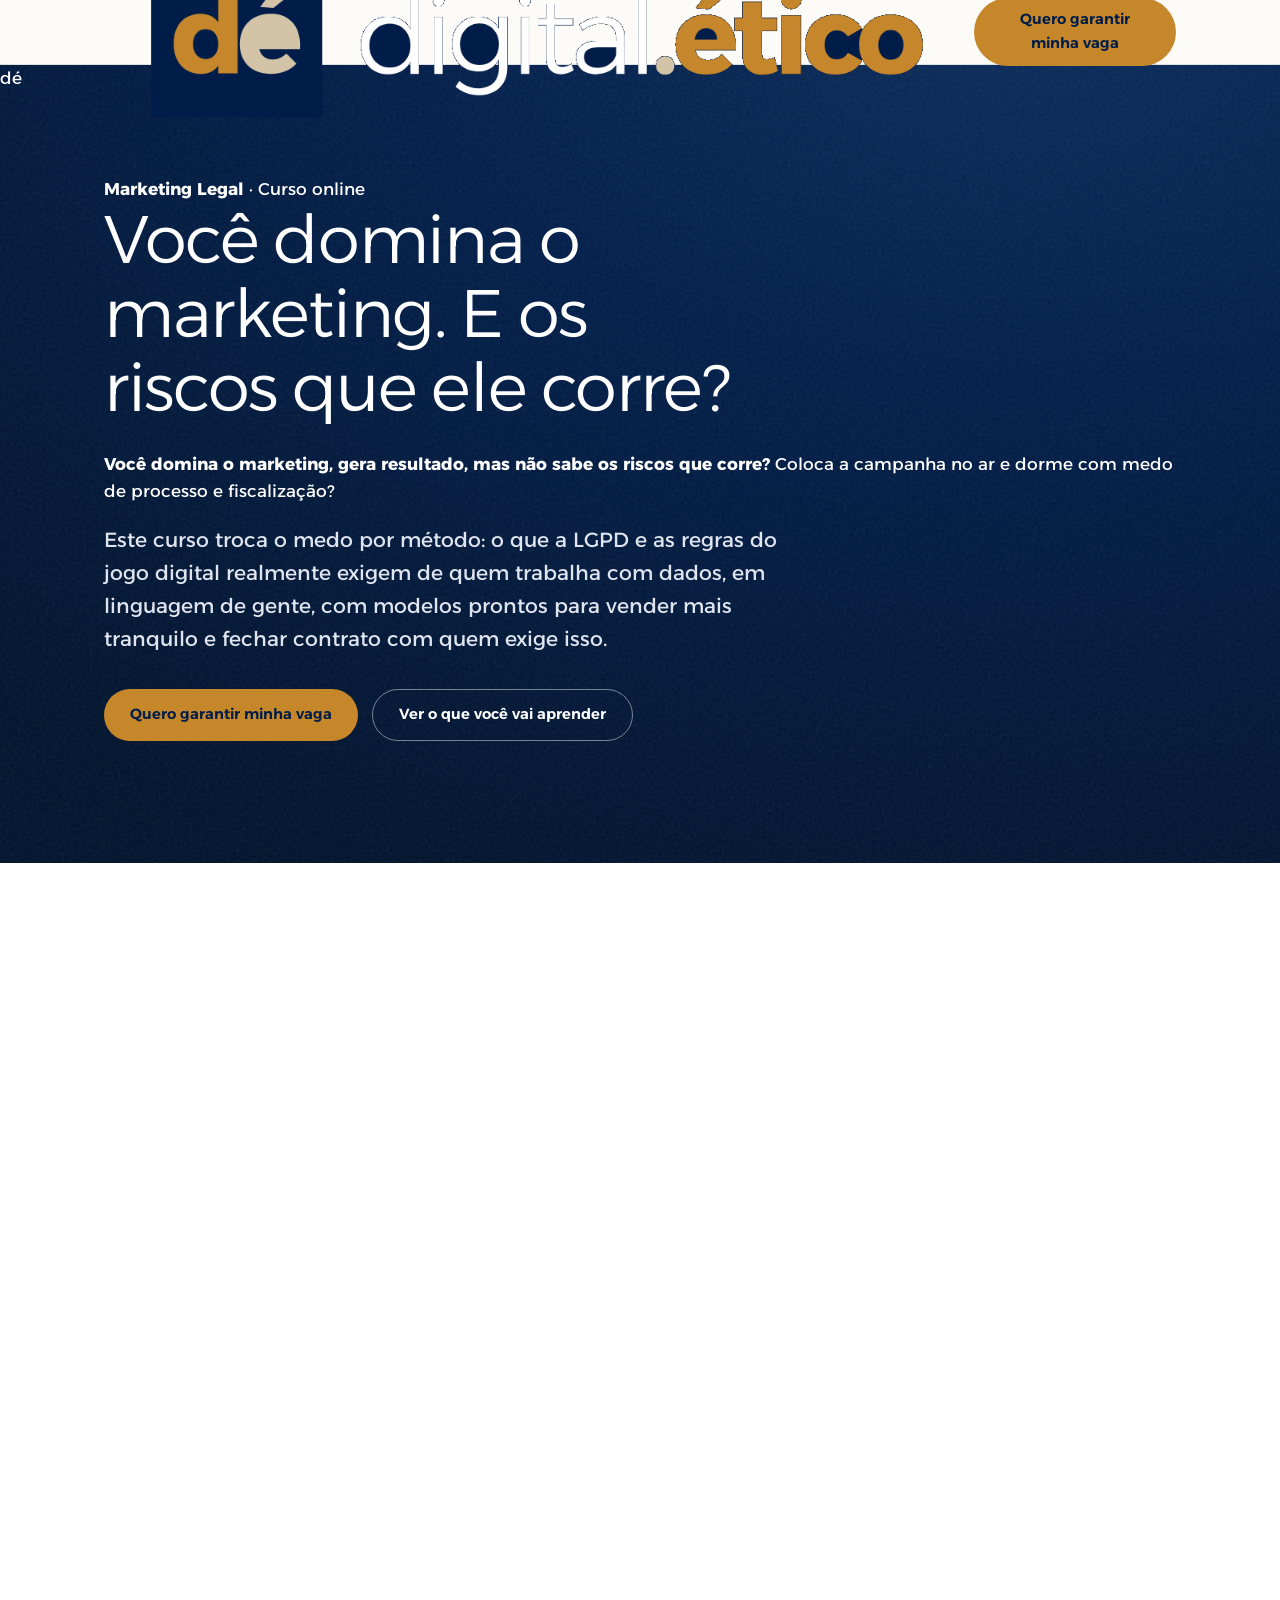
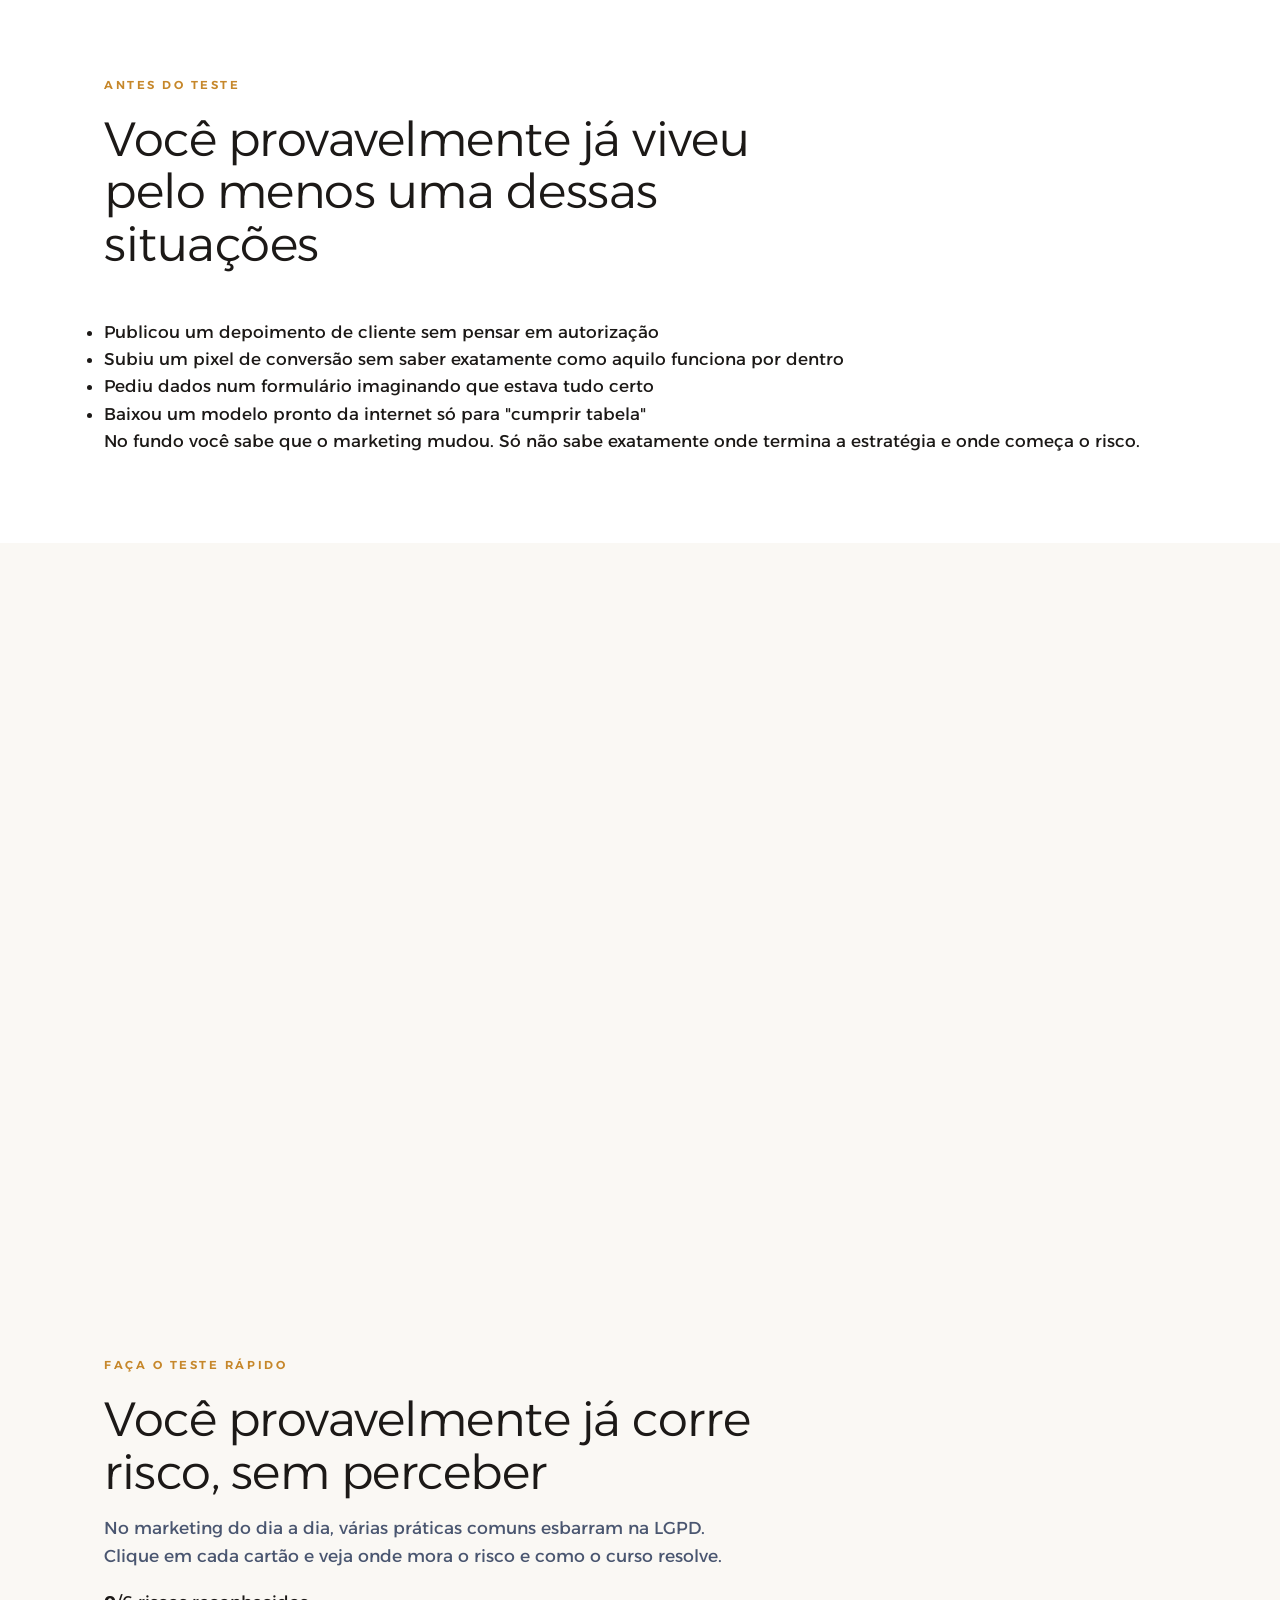
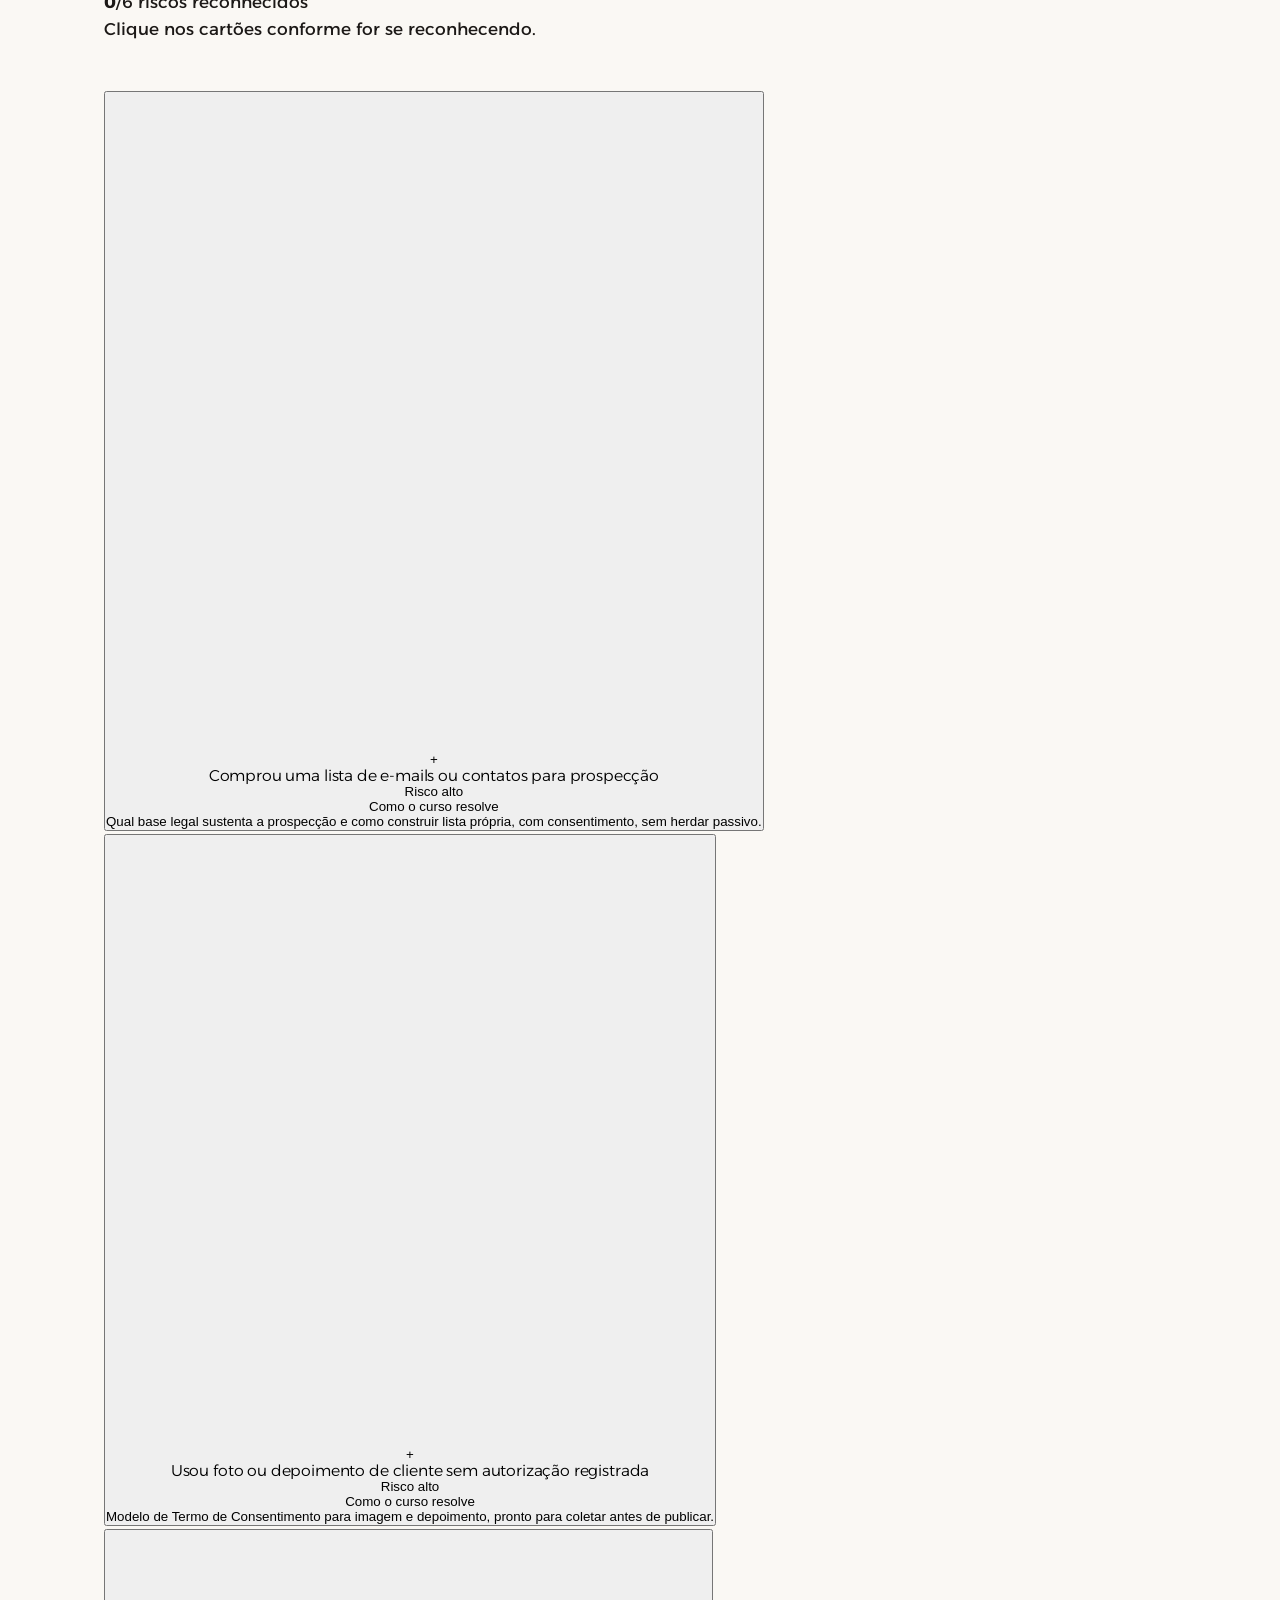
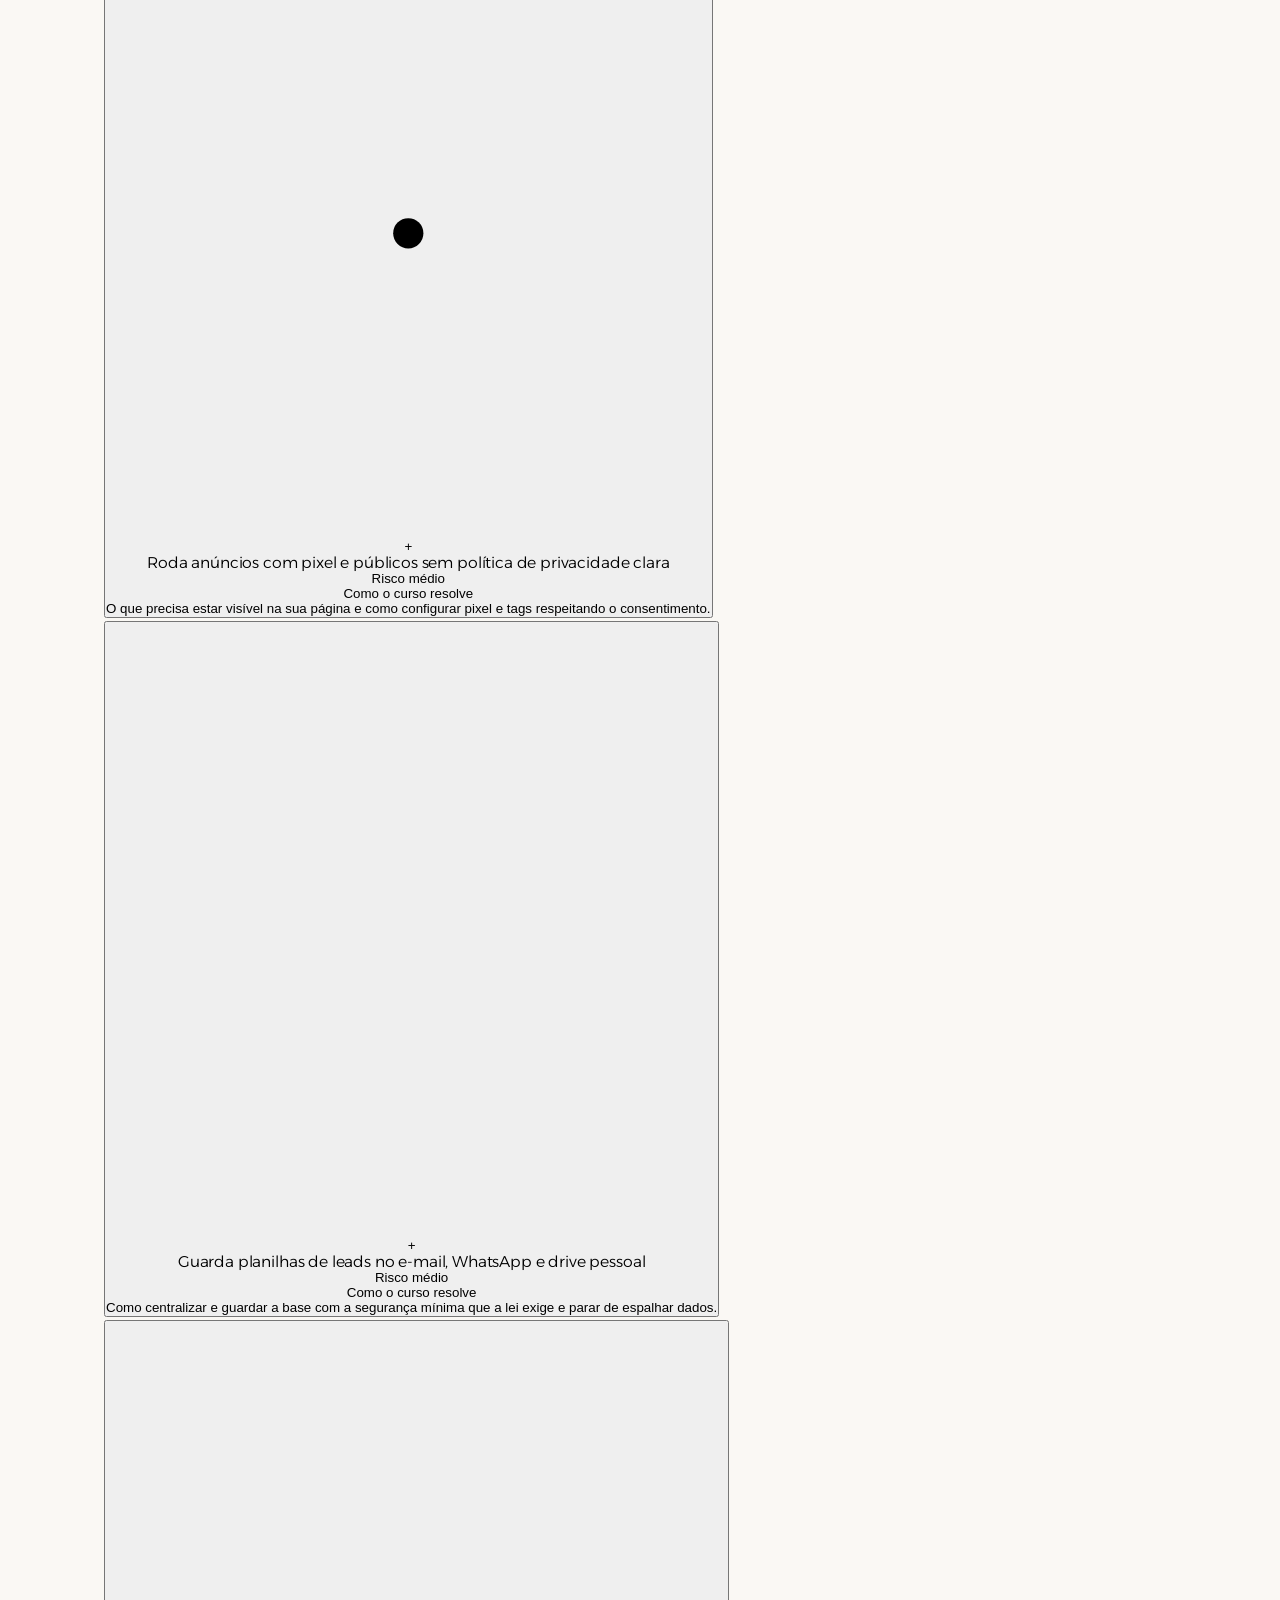
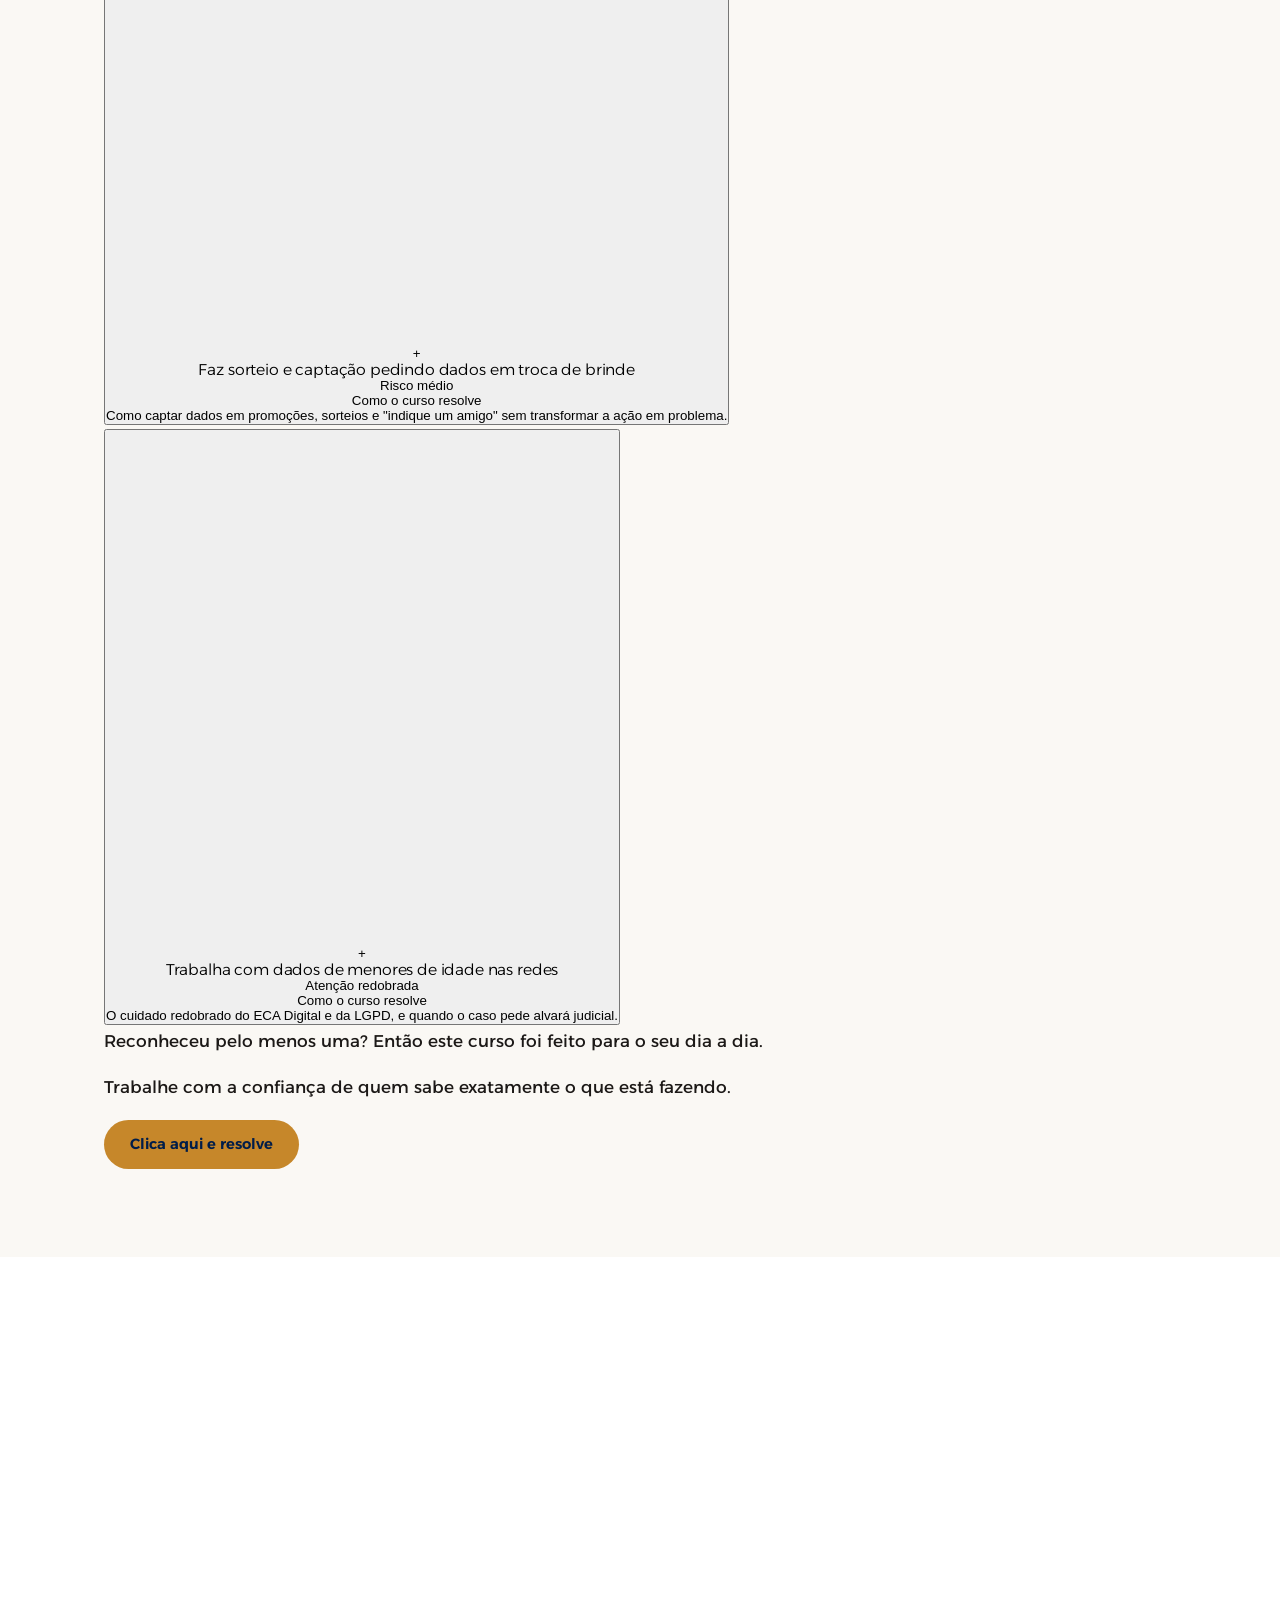
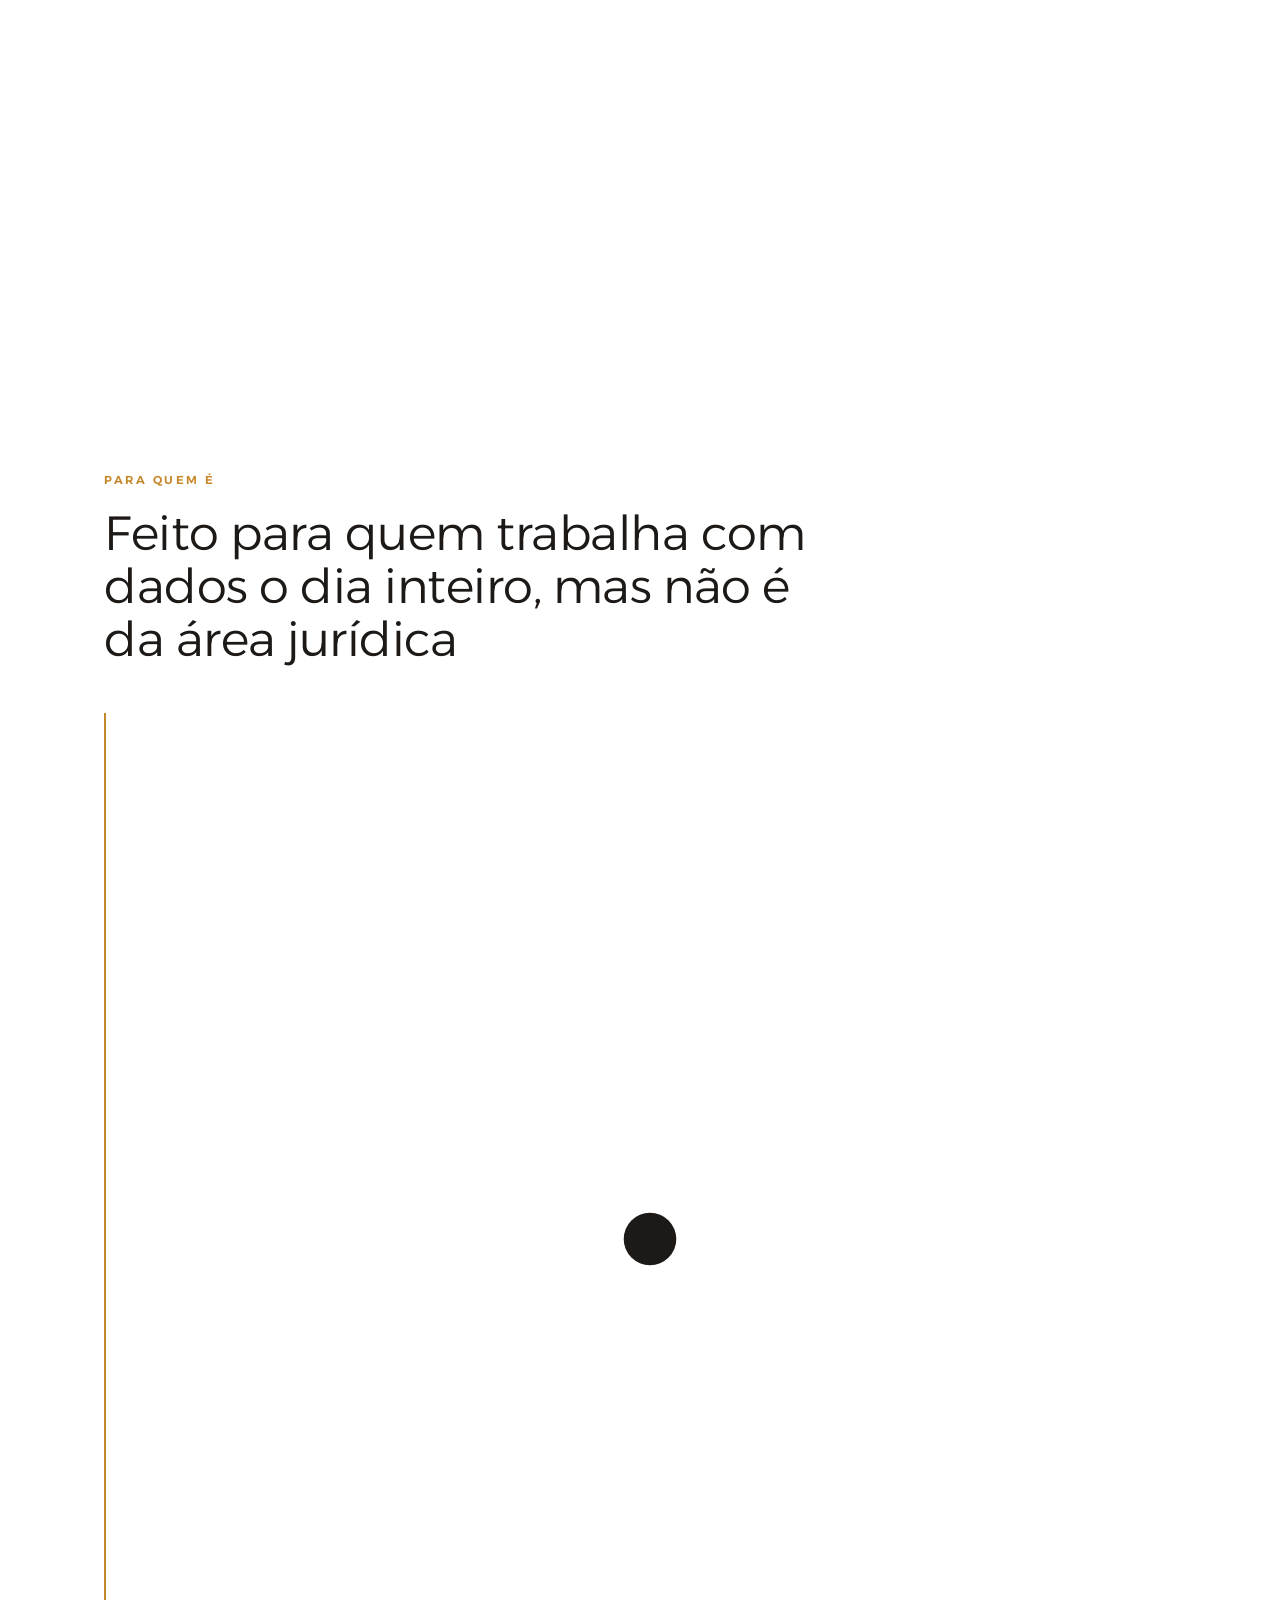
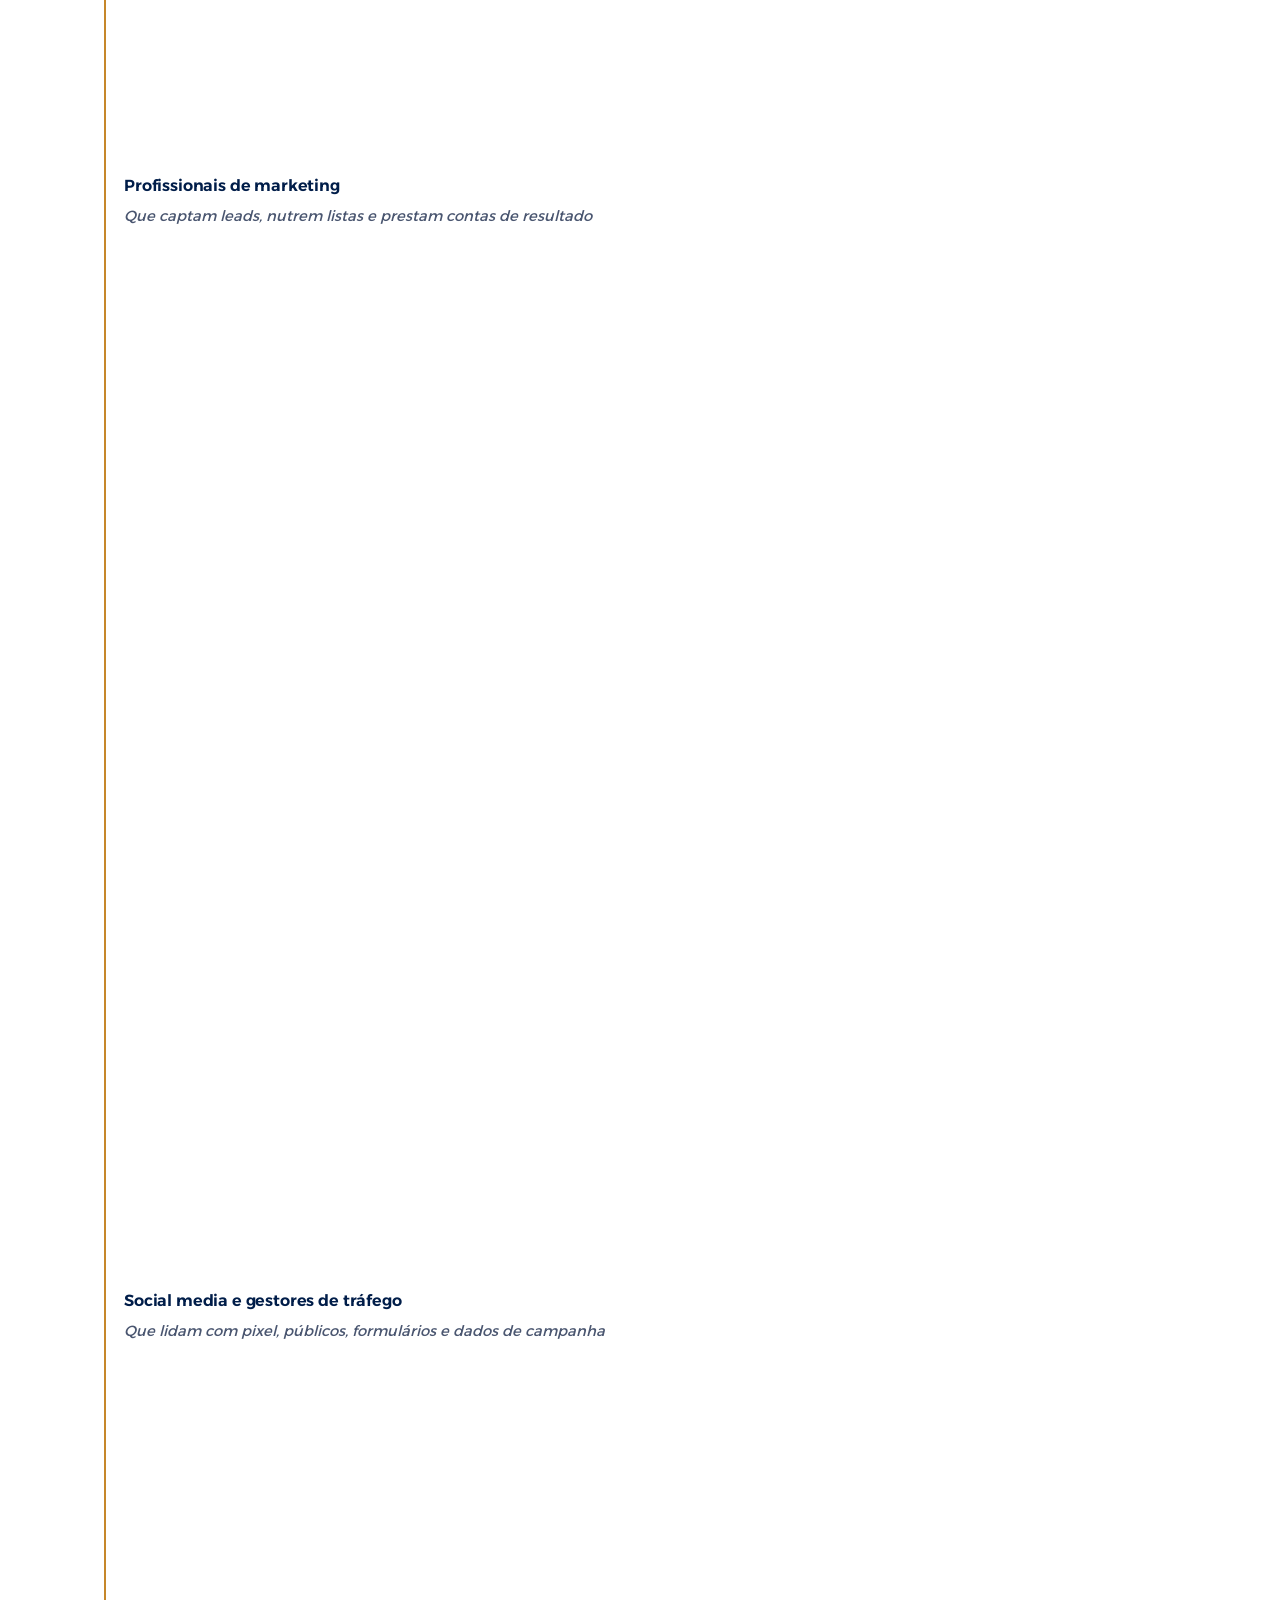
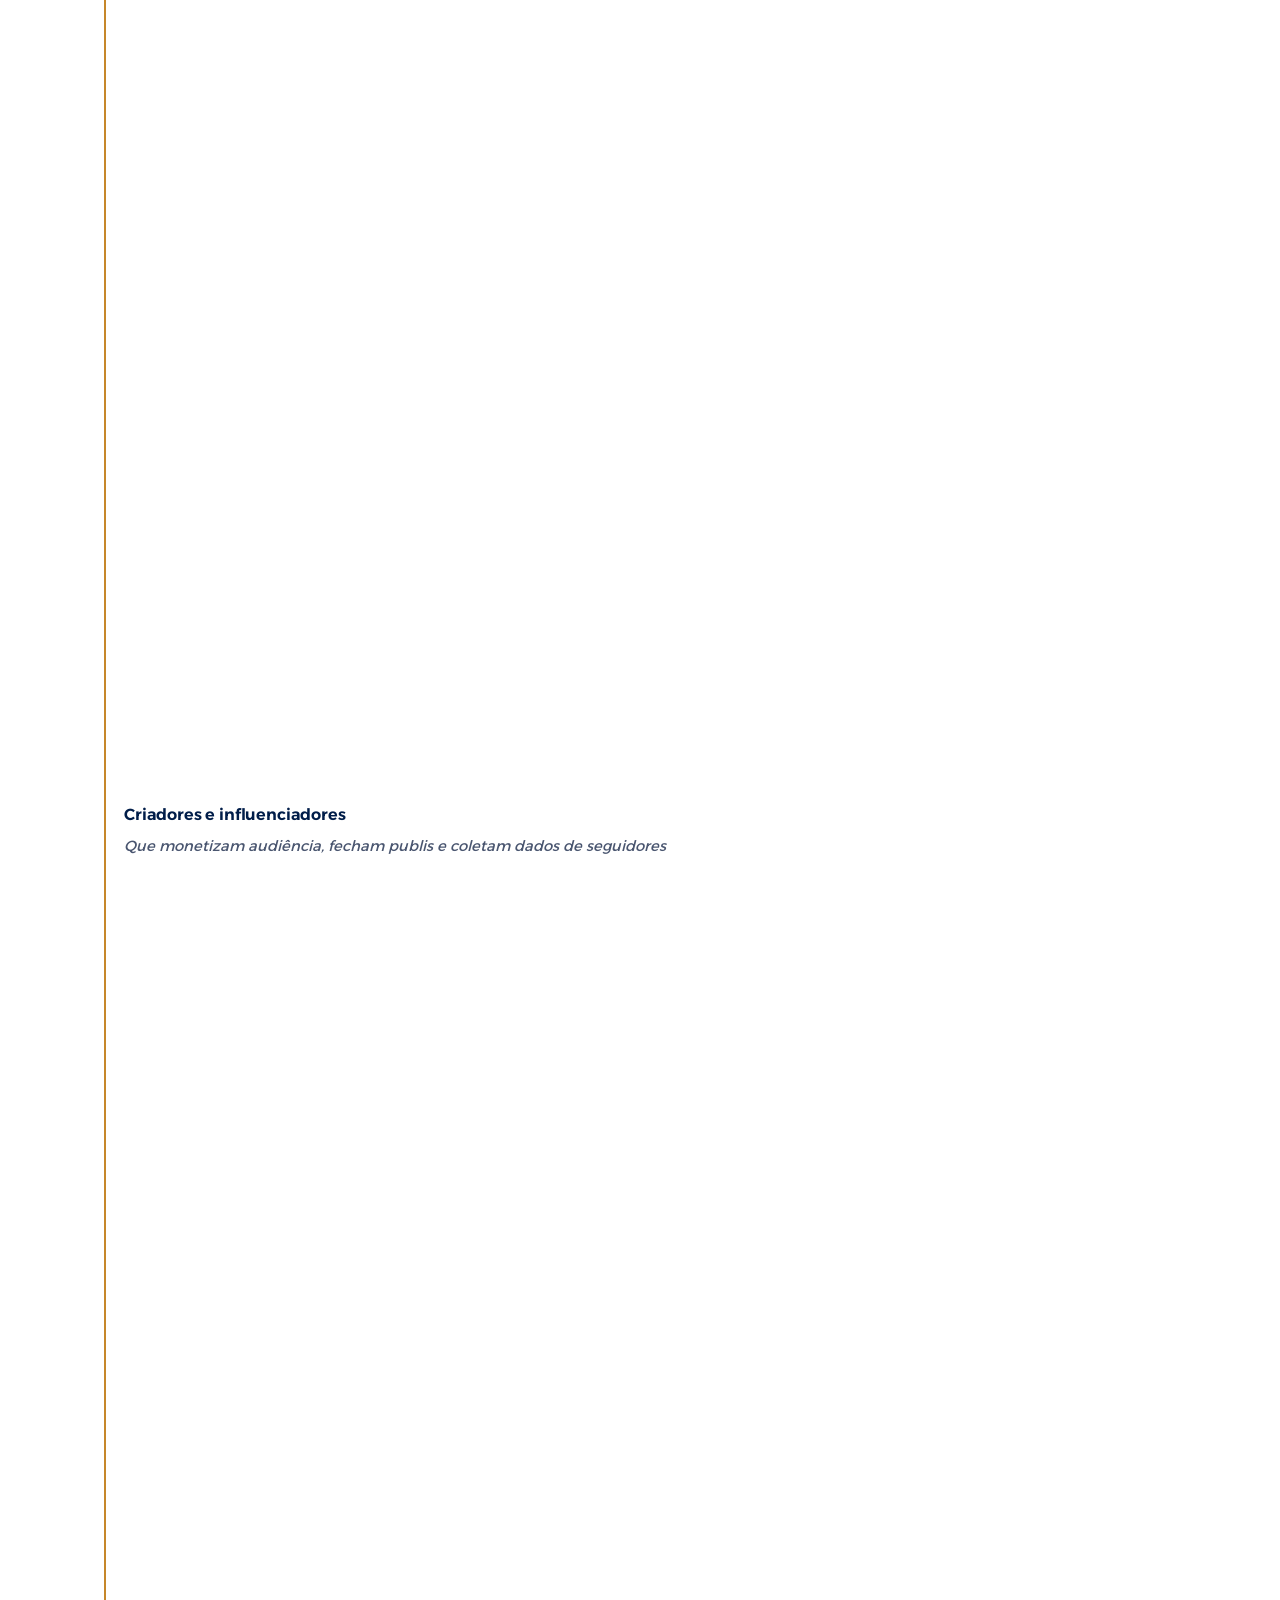
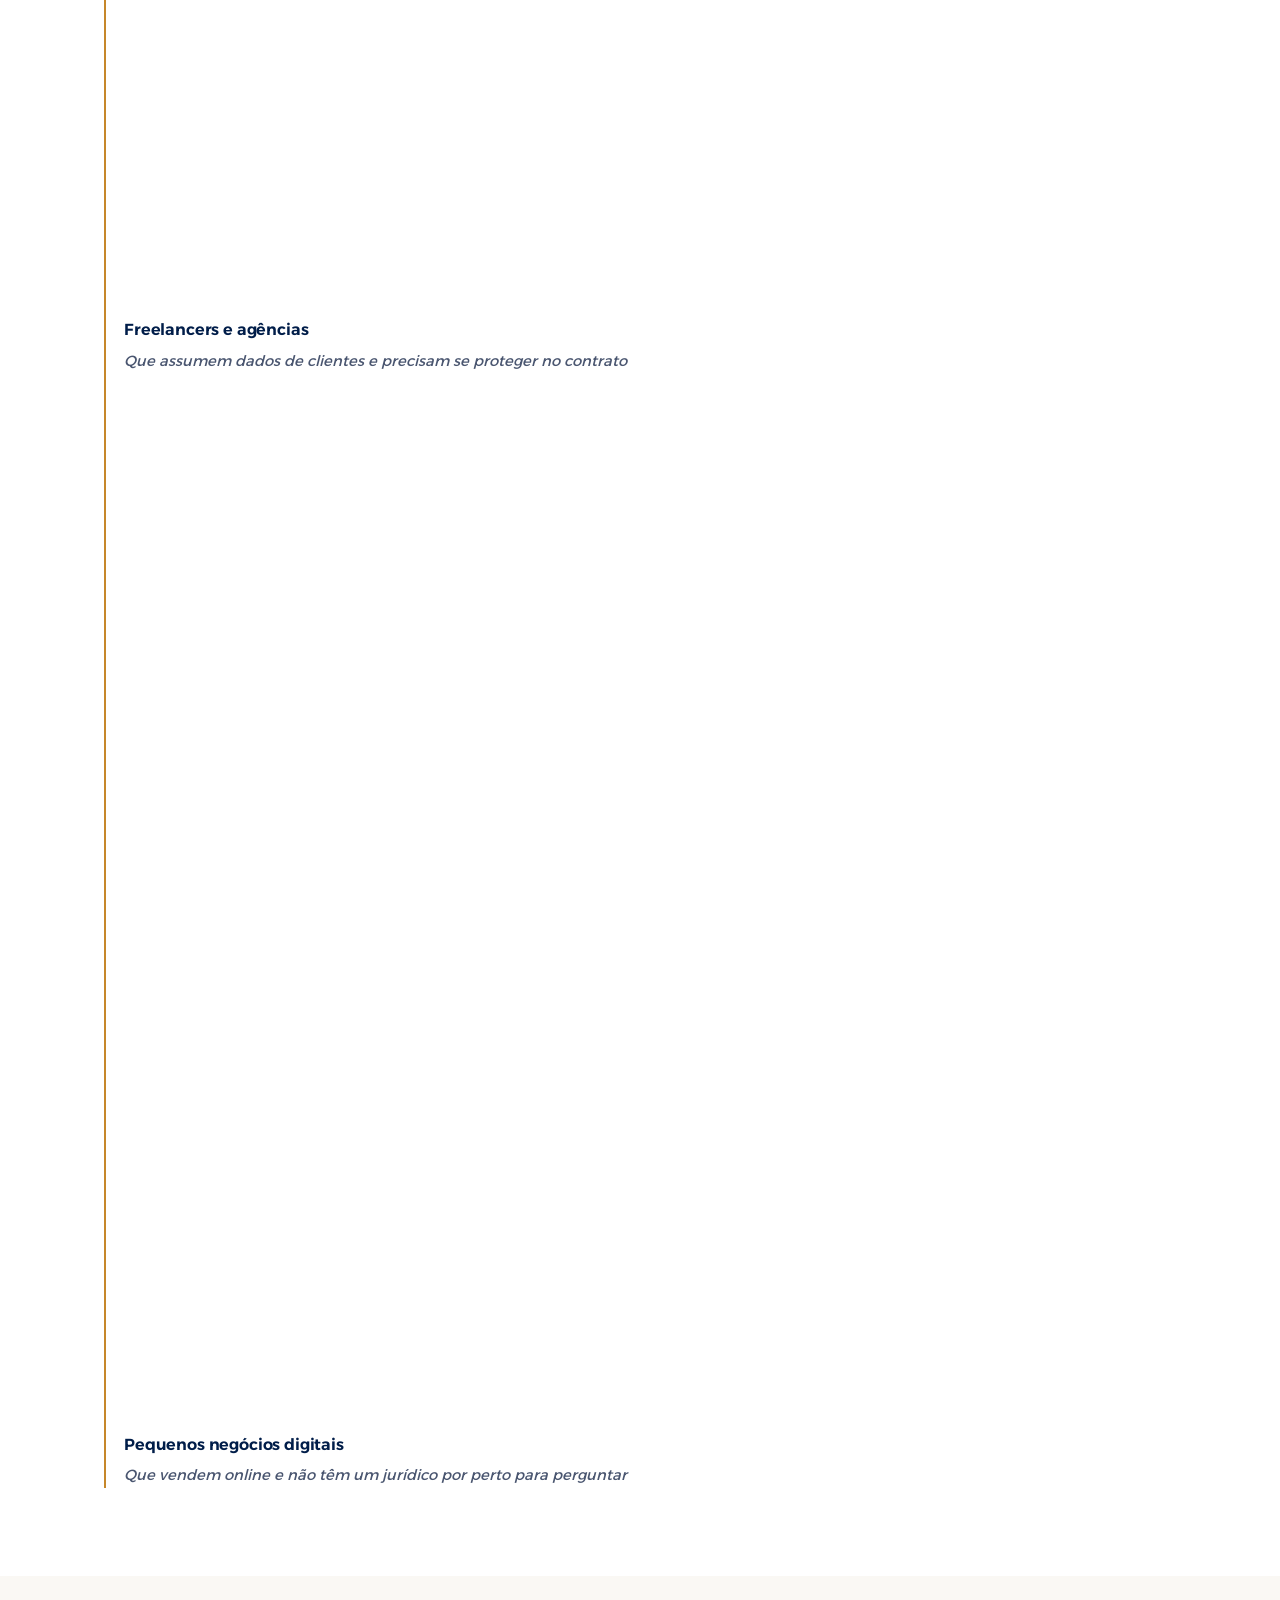
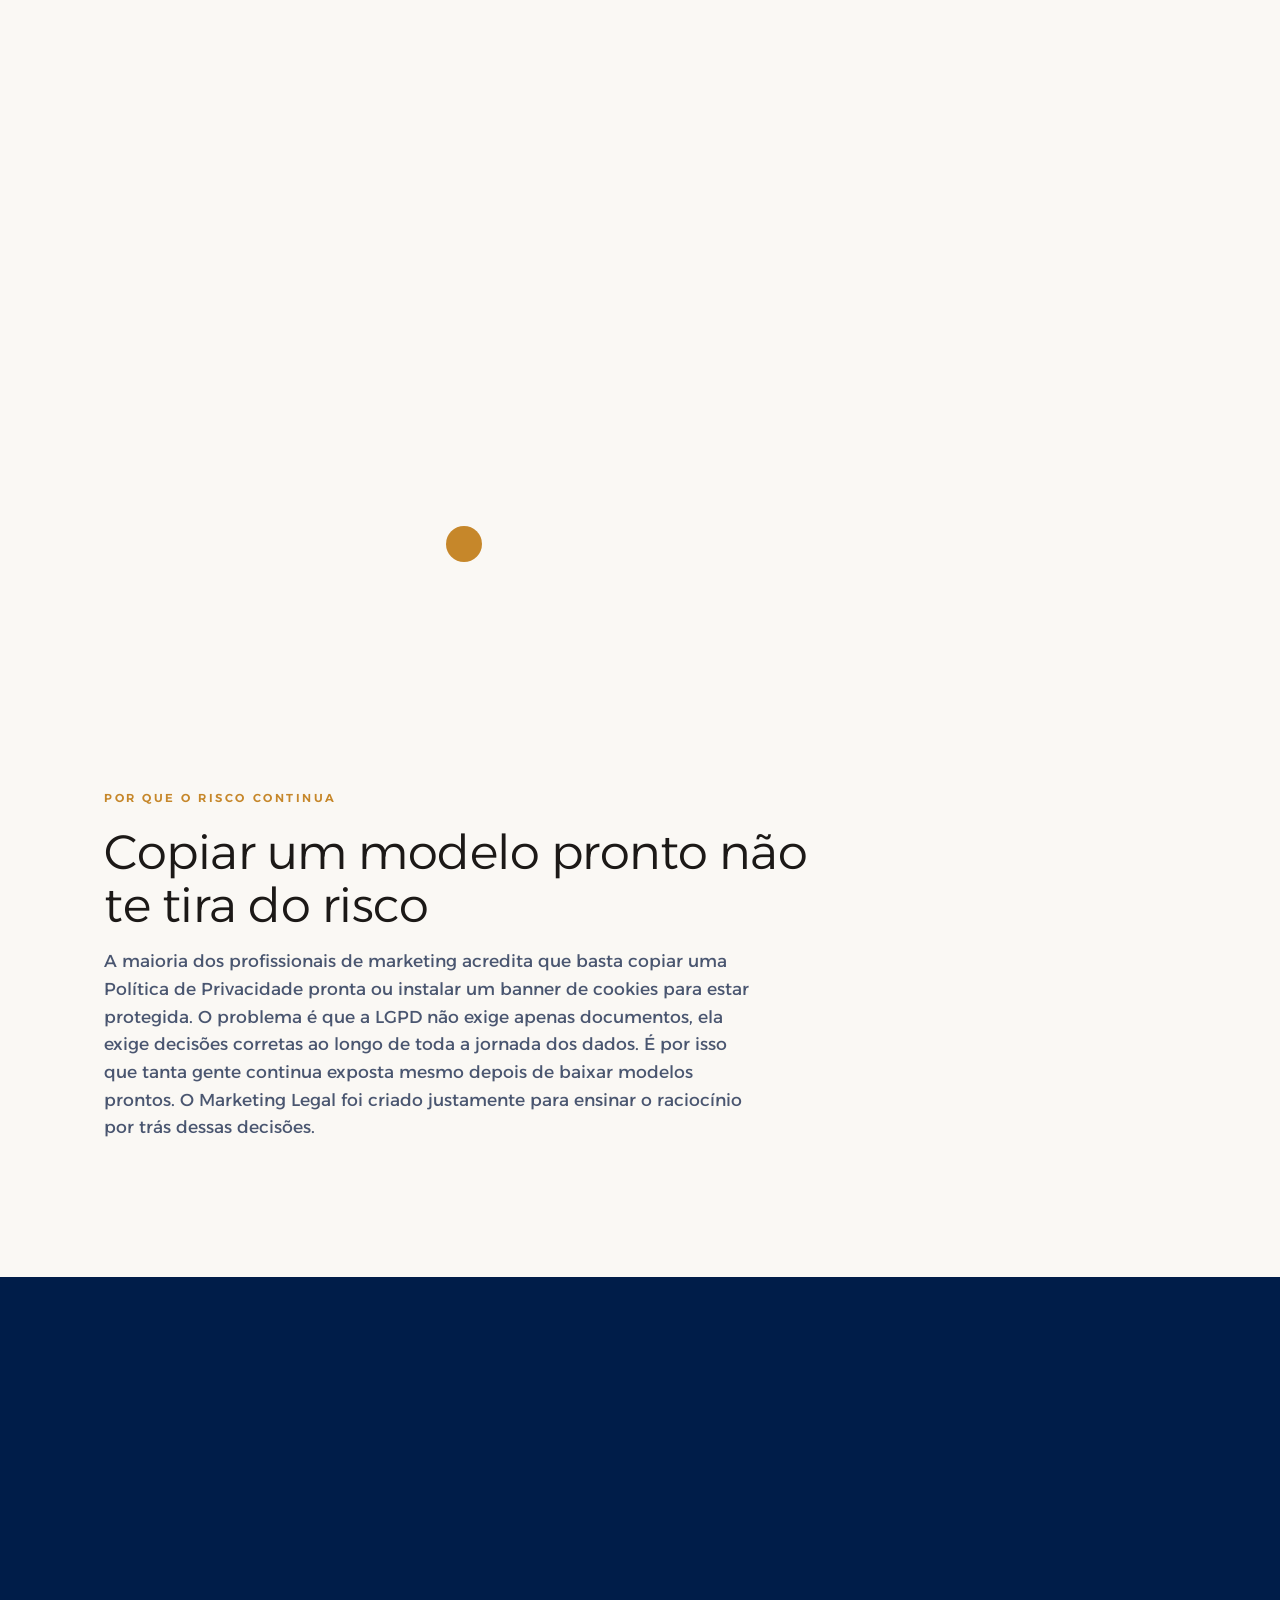
<file: marketing-legal/index.html>
<!DOCTYPE html>
<html lang="pt-BR">
<head>
<meta charset="UTF-8">
<meta name="viewport" content="width=device-width, initial-scale=1.0">
<title>Marketing Legal · Curso da digital.ético</title>
<meta name="description" content="Curso online de Marketing Legal para quem trabalha com dados no marketing e não é da área jurídica. LGPD em linguagem direta, com modelos e checklists prontos para usar.">
<meta property="og:type" content="website">
<meta property="og:locale" content="pt_BR">
<meta property="og:title" content="Marketing Legal · Curso da digital.ético">
<meta property="og:description" content="Curso online de Marketing Legal para quem trabalha com dados no marketing e não é da área jurídica. LGPD em linguagem direta, com modelos e checklists prontos para usar.">

<link rel="preconnect" href="https://fonts.googleapis.com">
<link rel="preconnect" href="https://fonts.gstatic.com" crossorigin>
<link href="https://fonts.googleapis.com/css2?family=Alexandria:wght@300;400;500;600;700&display=swap" rel="stylesheet">
<link rel="stylesheet" href="css/style.css">
</head>
<body>

<!-- HEADER -->
<header>
  <div class="wrap nav">
    <a href="../index.html" class="logo"><img src="img/logo-horizontal-navy.png" alt="digital.ético"></a>
    <a href="#oferta" class="btn btn-gold">Quero garantir minha vaga</a>
  </div>
</header>

<!-- HERO -->
<section class="hero">
  <span class="para-mark" aria-hidden="true">dé</span>
  <div class="wrap">
    <span class="tag-pill"><b>Marketing Legal</b> · Curso online</span>
    <h1>Você domina o marketing. <span class="accent">E os <br>riscos que ele corre?</span></h1>
    <p class="hook"><b>Você domina o marketing, gera resultado, mas não sabe os riscos que corre?</b> Coloca a campanha no ar e dorme com medo de processo e fiscalização?</p>
    <p class="hero-sub">Este curso troca o medo por método: o que a LGPD e as regras do jogo digital realmente exigem de quem trabalha com dados, em linguagem de gente, com modelos prontos para vender mais tranquilo e fechar contrato com quem exige isso.</p>
    <div class="cta-row">
      <a href="#oferta" class="btn btn-gold">Quero garantir minha vaga</a>
      <a href="#aprender" class="btn btn-ghost">Ver o que você vai aprender</a>
    </div>
  </div>
</section>

<!-- ATIVAÇÃO -->
<section class="sec white">
  <div class="wrap">
    <div class="sec-head reveal">
      <span class="eyebrow"><svg viewBox="0 0 24 24" fill="none" stroke-width="1.6" stroke-linecap="round" stroke-linejoin="round"><circle cx="12" cy="12" r="9"/><path d="M8 12h8M12 8v8"/></svg>Antes do teste</span>
      <h2>Você provavelmente já viveu pelo menos uma dessas situações</h2>
    </div>
    <ul class="activation-list reveal">
      <li>Publicou um depoimento de cliente sem pensar em autorização</li>
      <li>Subiu um pixel de conversão sem saber exatamente como aquilo funciona por dentro</li>
      <li>Pediu dados num formulário imaginando que estava tudo certo</li>
      <li>Baixou um modelo pronto da internet só para "cumprir tabela"</li>
    </ul>
    <p class="activation-turn reveal">No fundo você sabe que o marketing mudou. Só não sabe exatamente onde termina a estratégia e onde começa o risco.</p>
  </div>
</section>

<!-- RISCO -->
<section class="sec cream">
  <div class="wrap">
    <div class="sec-head reveal">
      <span class="eyebrow"><svg viewBox="0 0 24 24" fill="none" stroke-width="1.6" stroke-linecap="round" stroke-linejoin="round"><path d="M12 3l7 3v6c0 5-3 8-7 9-4-1-7-4-7-9V6z"/><path d="M9 12l2 2 4-4"/></svg>Faça o teste rápido</span>
      <h2>Você provavelmente já corre risco, sem perceber</h2>
      <p class="lead">No marketing do dia a dia, várias práticas comuns esbarram na LGPD. Clique em cada cartão e veja onde mora o risco e como o curso resolve.</p>
      <div class="risk-meter" aria-live="polite">
        <div class="rm-track"><div class="rm-fill" id="riskFill"></div></div>
        <div class="rm-text"><b id="riskCount">0</b>/6 riscos reconhecidos</div>
      </div>
      <p class="risk-msg" id="riskMsg">Clique nos cartões conforme for se reconhecendo.</p>
    </div>
    <div class="risk-grid reveal">
      <button class="risk-card" aria-expanded="false" aria-controls="risk-resolve-1">
        <span class="risk-icon" aria-hidden="true"><svg viewBox="0 0 24 24" fill="none" stroke-width="1.6" stroke-linecap="round" stroke-linejoin="round"><path d="M3 6h18v12H3z"/><path d="M3 7l9 6 9-6"/></svg></span>
        <span class="plus" aria-hidden="true">+</span>
        <h3>Comprou uma lista de e-mails ou contatos para prospecção</h3>
        <span class="pill alto">Risco alto</span>
        <div class="resolve" id="risk-resolve-1"><div class="rlabel">Como o curso resolve</div><p>Qual base legal sustenta a prospecção e como construir lista própria, com consentimento, sem herdar passivo.</p></div>
      </button>
      <button class="risk-card" aria-expanded="false" aria-controls="risk-resolve-2">
        <span class="risk-icon" aria-hidden="true"><svg viewBox="0 0 24 24" fill="none" stroke-width="1.6" stroke-linecap="round" stroke-linejoin="round"><path d="M3 5h18v14H3z"/><circle cx="9" cy="10" r="2"/><path d="M3 17l5-4 4 3 4-5 5 6"/></svg></span>
        <span class="plus" aria-hidden="true">+</span>
        <h3>Usou foto ou depoimento de cliente sem autorização registrada</h3>
        <span class="pill alto">Risco alto</span>
        <div class="resolve" id="risk-resolve-2"><div class="rlabel">Como o curso resolve</div><p>Modelo de Termo de Consentimento para imagem e depoimento, pronto para coletar antes de publicar.</p></div>
      </button>
      <button class="risk-card" aria-expanded="false" aria-controls="risk-resolve-3">
        <span class="risk-icon" aria-hidden="true"><svg viewBox="0 0 24 24" fill="none" stroke-width="1.6" stroke-linecap="round" stroke-linejoin="round"><circle cx="12" cy="12" r="9"/><circle cx="12" cy="12" r="4.5"/><circle cx="12" cy="12" r=".6" fill="currentColor"/></svg></span>
        <span class="plus" aria-hidden="true">+</span>
        <h3>Roda anúncios com pixel e públicos sem política de privacidade clara</h3>
        <span class="pill">Risco médio</span>
        <div class="resolve" id="risk-resolve-3"><div class="rlabel">Como o curso resolve</div><p>O que precisa estar visível na sua página e como configurar pixel e tags respeitando o consentimento.</p></div>
      </button>
      <button class="risk-card" aria-expanded="false" aria-controls="risk-resolve-4">
        <span class="risk-icon" aria-hidden="true"><svg viewBox="0 0 24 24" fill="none" stroke-width="1.6" stroke-linecap="round" stroke-linejoin="round"><rect x="4" y="10" width="16" height="10" rx="2"/><path d="M8 10V7a4 4 0 0 1 8 0v3"/></svg></span>
        <span class="plus" aria-hidden="true">+</span>
        <h3>Guarda planilhas de leads no e-mail, WhatsApp e drive pessoal</h3>
        <span class="pill">Risco médio</span>
        <div class="resolve" id="risk-resolve-4"><div class="rlabel">Como o curso resolve</div><p>Como centralizar e guardar a base com a segurança mínima que a lei exige e parar de espalhar dados.</p></div>
      </button>
      <button class="risk-card" aria-expanded="false" aria-controls="risk-resolve-5">
        <span class="risk-icon" aria-hidden="true"><svg viewBox="0 0 24 24" fill="none" stroke-width="1.6" stroke-linecap="round" stroke-linejoin="round"><path d="M12 8v13"/><path d="M3 12h18v4H3z"/><path d="M3 8h18v4H3z"/><path d="M12 8c-2 0-3.5-1-3.5-2.5S9.5 3 11 3s1 2 1 5"/><path d="M12 8c2 0 3.5-1 3.5-2.5S14.5 3 13 3s-1 2-1 5"/></svg></span>
        <span class="plus" aria-hidden="true">+</span>
        <h3>Faz sorteio e captação pedindo dados em troca de brinde</h3>
        <span class="pill">Risco médio</span>
        <div class="resolve" id="risk-resolve-5"><div class="rlabel">Como o curso resolve</div><p>Como captar dados em promoções, sorteios e "indique um amigo" sem transformar a ação em problema.</p></div>
      </button>
      <button class="risk-card" aria-expanded="false" aria-controls="risk-resolve-6">
        <span class="risk-icon" aria-hidden="true"><svg viewBox="0 0 24 24" fill="none" stroke-width="1.6" stroke-linecap="round" stroke-linejoin="round"><path d="M12 3l8 3.5v5c0 4.6-3.2 8.3-8 9.5-4.8-1.2-8-4.9-8-9.5v-5z"/></svg></span>
        <span class="plus" aria-hidden="true">+</span>
        <h3>Trabalha com dados de menores de idade nas redes</h3>
        <span class="pill atencao">Atenção redobrada</span>
        <div class="resolve" id="risk-resolve-6"><div class="rlabel">Como o curso resolve</div><p>O cuidado redobrado do ECA Digital e da LGPD, e quando o caso pede alvará judicial.</p></div>
      </button>
    </div>
    <p class="risk-foot reveal">Reconheceu pelo menos uma? Então este curso foi feito para o seu dia a dia.</p>

    <!-- CTA extra #1 — falando direto com quem acabou de se reconhecer no teste -->
    <div class="cta-inline reveal">
      <p>Trabalhe com a confiança de quem sabe exatamente o que está fazendo.</p>
      <a href="#oferta" class="btn btn-gold">Clica aqui e resolve</a>
    </div>
  </div>
</section>

<!-- PARA QUEM -->
<section class="sec white">
  <div class="wrap">
    <div class="sec-head reveal">
      <span class="eyebrow"><svg viewBox="0 0 24 24" fill="none" stroke-width="1.6" stroke-linecap="round" stroke-linejoin="round"><circle cx="9" cy="8" r="3"/><path d="M3 20c0-3.3 2.7-6 6-6s6 2.7 6 6"/><circle cx="17" cy="9" r="2.4"/><path d="M15.5 14a5 5 0 0 1 5.5 5"/></svg>Para quem é</span>
      <h2>Feito para quem trabalha com dados o dia inteiro, mas não é da área jurídica</h2>
    </div>
    <div class="who-grid reveal">
      <div class="who-item">
        <span class="who-icon" aria-hidden="true"><svg viewBox="0 0 24 24" fill="none" stroke-width="1.6" stroke-linecap="round" stroke-linejoin="round"><circle cx="12" cy="12" r="8"/><circle cx="12" cy="12" r="4.2"/><circle cx="12" cy="12" r=".6" fill="currentColor"/></svg></span>
        <h3>Profissionais de marketing</h3><p>Que captam leads, nutrem listas e prestam contas de resultado</p>
      </div>
      <div class="who-item">
        <span class="who-icon" aria-hidden="true"><svg viewBox="0 0 24 24" fill="none" stroke-width="1.6" stroke-linecap="round" stroke-linejoin="round"><path d="M3 10v4h3l11 5V5L6 10H3z"/><path d="M17 9a4 4 0 0 1 0 6"/></svg></span>
        <h3>Social media e gestores de tráfego</h3><p>Que lidam com pixel, públicos, formulários e dados de campanha</p>
      </div>
      <div class="who-item">
        <span class="who-icon" aria-hidden="true"><svg viewBox="0 0 24 24" fill="none" stroke-width="1.6" stroke-linecap="round" stroke-linejoin="round"><path d="M12 3l2.6 5.6 6.1.6-4.6 4 1.3 6-5.4-3.1-5.4 3.1 1.3-6-4.6-4 6.1-.6z"/></svg></span>
        <h3>Criadores e influenciadores</h3><p>Que monetizam audiência, fecham publis e coletam dados de seguidores</p>
      </div>
      <div class="who-item">
        <span class="who-icon" aria-hidden="true"><svg viewBox="0 0 24 24" fill="none" stroke-width="1.6" stroke-linecap="round" stroke-linejoin="round"><rect x="3" y="8" width="18" height="12" rx="2"/><path d="M8 8V6a2 2 0 0 1 2-2h4a2 2 0 0 1 2 2v2"/><path d="M3 13h18"/></svg></span>
        <h3>Freelancers e agências</h3><p>Que assumem dados de clientes e precisam se proteger no contrato</p>
      </div>
      <div class="who-item">
        <span class="who-icon" aria-hidden="true"><svg viewBox="0 0 24 24" fill="none" stroke-width="1.6" stroke-linecap="round" stroke-linejoin="round"><path d="M4 9l1-5h14l1 5"/><path d="M4 9a2 2 0 0 0 4 0 2 2 0 0 0 4 0 2 2 0 0 0 4 0 2 2 0 0 0 4 0"/><path d="M5 9v10h14V9"/></svg></span>
        <h3>Pequenos negócios digitais</h3><p>Que vendem online e não têm um jurídico por perto para perguntar</p>
      </div>
    </div>
  </div>
</section>

<!-- PROVA LÓGICA -->
<section class="sec cream">
  <div class="wrap">
    <div class="sec-head reveal">
      <span class="eyebrow"><svg viewBox="0 0 24 24" fill="none" stroke-width="1.6" stroke-linecap="round" stroke-linejoin="round"><circle cx="12" cy="12" r="9"/><path d="M12 8v5"/><circle cx="12" cy="16" r=".6" fill="currentColor" stroke="none"/></svg>Por que o risco continua</span>
      <h2>Copiar um modelo pronto não te tira do risco</h2>
      <p class="lead">A maioria dos profissionais de marketing acredita que basta copiar uma Política de Privacidade pronta ou instalar um banner de cookies para estar protegida. O problema é que a LGPD não exige apenas documentos, ela exige decisões corretas ao longo de toda a jornada dos dados. É por isso que tanta gente continua exposta mesmo depois de baixar modelos prontos. O Marketing Legal foi criado justamente para ensinar o raciocínio por trás dessas decisões.</p>
    </div>
  </div>
</section>

<!-- SYLLABUS -->
<!-- Módulos e quantidade de aulas ainda em validação pela cliente — manter flexível. -->
<section class="sec dark" id="aprender">
  <div class="wrap">
    <div class="sec-head reveal">
      <span class="eyebrow"><svg viewBox="0 0 24 24" fill="none" stroke-width="1.6" stroke-linecap="round" stroke-linejoin="round"><path d="M4 5.5A2.5 2.5 0 0 1 6.5 4H12v16H6.5A2.5 2.5 0 0 0 4 22z"/><path d="M20 5.5A2.5 2.5 0 0 0 17.5 4H12v16h5.5a2.5 2.5 0 0 1 2.5 2"/></svg>O que você vai aprender</span>
      <h2>Marketing que cresce <br> sem virar risco</h2>
      <p class="lead">Três passos, direto ao ponto. Você aplica o que já faz no marketing e comprova que fez certo.</p>
    </div>
    <div class="pillars reveal">
      <div class="pillar">
        <div class="pillar-num">01</div>
        <h3>Entender</h3>
        <p>Identificar onde exatamente existe risco na sua rotina de marketing</p>
      </div>
      <div class="pillar-arrow" aria-hidden="true">→</div>
      <div class="pillar">
        <div class="pillar-num">02</div>
        <h3>Adequar</h3>
        <p>Aplicar a LGPD na prática, dentro do que você já faz todo dia</p>
      </div>
      <div class="pillar-arrow" aria-hidden="true">→</div>
      <div class="pillar">
        <div class="pillar-num">03</div>
        <h3>Documentar</h3>
        <p>Provar que você fez certo, com os modelos e checklists do curso</p>
      </div>
    </div>
    <p class="lead pillars-lead reveal">Onze aulas práticas que pegam o que você já faz no marketing e mostram como fazer dentro da lei, passo a passo, sem decoreba de artigos.</p>
    <div class="syl-grid reveal">
      <div class="syl-item"><div class="syl-num">01</div><h3>Construindo um CRM dentro da lei</h3><p>Coletar, organizar e guardar a base de contatos com base legal definida, sem criar passivo a cada novo lead</p></div>
      <div class="syl-item"><div class="syl-num">02</div><h3>Analisando a jornada do usuário</h3><p>Mapear da captação ao descarte: onde o dado entra, por onde passa e o que precisa estar transparente em cada etapa</p></div>
      <div class="syl-item"><div class="syl-num">03</div><h3>Como usar dados</h3><p>Segmentar, personalizar e reaproveitar dados de campanha sabendo o que a lei permite e onde está o limite</p></div>
      <div class="syl-item"><div class="syl-num">04</div><h3>Como gerir redes sociais</h3><p>Conteúdo, DMs, comentários e dados de seguidores: o que muda na operação diária de quem cuida das redes</p></div>
      <div class="syl-item"><div class="syl-num">05</div><h3>Distribuindo brindes e sorteando prêmios</h3><p>Sorteios, "indique um amigo" e captação por brinde sem transformar a promoção em problema</p></div>
      <div class="syl-item"><div class="syl-num">06</div><h3>Utilização de imagens e depoimentos</h3><p>Como usar rosto, voz e história de clientes com autorização válida e os modelos prontos para isso</p></div>
      <div class="syl-item"><div class="syl-num">07</div><h3>Cookies e tags</h3><p>Banner de consentimento, pixel e tags: o que instalar, quando pedir permissão e como não travar a mensuração</p></div>
      <div class="syl-item"><div class="syl-num">08</div><h3>Política de Privacidade: por que ela não se "aceita"</h3><p>Por que ela informa em vez de pedir concordância, e o que colocar no lugar do "aceitar a política"</p></div>
      <div class="syl-item"><div class="syl-num">09</div><h3>Termos de Uso: quando são obrigatórios</h3><p>Quando os Termos têm natureza de contrato, o que precisam cobrir e por que o aceite existe só aqui</p></div>
      <div class="syl-item"><div class="syl-num">10</div><h3>Quando usar o checkbox de consentimento</h3><p>Onde o "aceito" é realmente exigido, onde ele atrapalha e como não pedir consentimento à toa</p></div>
      <div class="syl-item"><div class="syl-num">11</div><h3>Quando o marketing envolve crianças e adolescentes</h3><p>O cuidado redobrado do ECA Digital e da LGPD para conteúdo, captação e publicidade voltados a menores</p></div>
    </div>
    <div class="compare reveal">
      <div class="compare-head"><span>Política de Privacidade</span><span class="neq">≠</span><span>Termos de Uso</span></div>
      <div class="compare-cols">
        <div class="ccol">
          <div class="ctag">Informa</div>
          <p>Documento de transparência. Diz quais dados você trata, por quê e como, e cumpre o dever de informar da LGPD. O titular <b>não aceita</b>, é informado por ela.</p>
        </div>
        <div class="ccol">
          <div class="ctag">Contrata</div>
          <p>Documento com natureza de contrato. Define as regras de uso do serviço e os direitos e deveres entre você e o usuário. Aqui sim existe <b>aceite</b>.</p>
        </div>
      </div>
    </div>

    <!-- CTA extra #2 — falando com o objetivo desta seção (conteúdo/ementa) -->
    <div class="cta-inline dark reveal">
      <p>Quer sair sabendo aplicar tudo isso na prática?</p>
      <a href="#oferta" class="btn btn-gold">Quero as 11 aulas</a>
    </div>
  </div>
</section>

<!-- BÔNUS + MODELOS -->
<section class="sec cream">
  <div class="wrap">
    <div class="sec-head reveal">
      <span class="eyebrow"><svg viewBox="0 0 24 24" fill="none" stroke-width="1.6" stroke-linecap="round" stroke-linejoin="round"><rect x="3" y="9" width="18" height="12" rx="1.5"/><path d="M3 9h18M12 9v12"/><path d="M12 9c-1.8 0-3-1.2-3-2.6C9 4.8 10 4 11 4c1.2 0 1.8 2 1 5zM12 9c1.8 0 3-1.2 3-2.6C15 4.8 14 4 13 4c-1.2 0-1.8 2-1 5z"/></svg>Você não sai só com teoria</span>
      <h2>Sai com as ferramentas para aplicar</h2>
      <p class="lead">Além das aulas, você leva materiais editáveis para usar nas suas campanhas e um bônus para os casos mais delicados.</p>
    </div>
    <div class="deliver-grid reveal">
      <div class="dcard bonus">
        <span class="dcard-icon" aria-hidden="true"><svg viewBox="0 0 24 24" fill="none" stroke-width="1.6" stroke-linecap="round" stroke-linejoin="round"><path d="M12 3v18"/><path d="M5 7h6M13 7h6"/><path d="M5 7l-3 6a3 3 0 0 0 6 0z"/><path d="M19 7l-3 6a3 3 0 0 0 6 0z"/></svg></span>
        <div class="kind">Bônus</div>
        <h3>Quando é caso de Alvará Judicial para marketing com criança e adolescente</h3>
        <p>O guia para reconhecer a hora de parar e buscar autorização, antes de publicar</p>
      </div>
      <div class="dcard">
        <span class="dcard-icon" aria-hidden="true"><svg viewBox="0 0 24 24" fill="none" stroke-width="1.6" stroke-linecap="round" stroke-linejoin="round"><path d="M7 3h7l5 5v13H7z"/><path d="M14 3v5h5"/><path d="M9.5 14l2 2 4-4"/></svg></span>
        <div class="kind">Modelo</div>
        <h3>Termo de Consentimento</h3>
        <p>Modelo editável para coleta de dados, uso de imagem e depoimento</p>
      </div>
      <div class="dcard">
        <span class="dcard-icon" aria-hidden="true"><svg viewBox="0 0 24 24" fill="none" stroke-width="1.6" stroke-linecap="round" stroke-linejoin="round"><rect x="4" y="3" width="16" height="18" rx="2"/><path d="M8 8h8M8 12h8M8 16h5"/></svg></span>
        <div class="kind">Checklist</div>
        <h3>Termos de Uso</h3>
        <p>Roteiro para revisar se os seus Termos cobrem o que precisam cobrir</p>
      </div>
      <div class="dcard">
        <span class="dcard-icon" aria-hidden="true"><svg viewBox="0 0 24 24" fill="none" stroke-width="1.6" stroke-linecap="round" stroke-linejoin="round"><path d="M12 3l7 3v6c0 5-3 8-7 9-4-1-7-4-7-9V6z"/><rect x="9.5" y="11" width="5" height="4" rx="1"/><path d="M10.5 11V9.5a1.5 1.5 0 0 1 3 0V11"/></svg></span>
        <div class="kind">Checklist</div>
        <h3>Política de Privacidade</h3>
        <p>Itens essenciais para informar com transparência e ficar em conformidade</p>
      </div>
    </div>

    <!-- CTA extra #3 — falando com o objetivo desta seção (entregáveis/bônus) -->
    <div class="cta-inline reveal">
      <p>Leve o modelo, o checklist e o bônus com você.</p>
      <a href="#oferta" class="btn btn-gold">Garantir acesso aos materiais</a>
    </div>
  </div>
</section>

<!-- QUEM ENSINA -->
<section class="sec white">
  <div class="wrap teach reveal">
    <div class="photo">
      <span class="mono-icon" aria-hidden="true"><svg viewBox="0 0 24 24" fill="none" stroke-width="1.6" stroke-linecap="round" stroke-linejoin="round"><path d="M12 3v18"/><path d="M5 7h6M13 7h6"/><path d="M5 7l-3 6a3 3 0 0 0 6 0z"/><path d="M19 7l-3 6a3 3 0 0 0 6 0z"/></svg></span>
      <span class="mono">SB</span>
      <span class="mono-note">Inserir foto oficial da Simone</span>
    </div>
    <div>
      <span class="eyebrow"><svg viewBox="0 0 24 24" fill="none" stroke-width="1.6" stroke-linecap="round" stroke-linejoin="round"><path d="M12 4L2 9l10 5 10-5z"/><path d="M6 11.5V17c0 1.3 2.7 3 6 3s6-1.7 6-3v-5.5"/></svg>Quem ensina</span>
      <h2>Simone Bastos</h2>
      <div class="role">Advogada · DPO certificada · Fundadora da digital.ético</div>
      <p>Passei anos vendo empresas e profissionais competentes repetirem os mesmos erros, não por falta de interesse, mas por excesso de juridiquês. Alguém transformou a LGPD num assunto impossível de entender, e isso nunca fez sentido para mim.</p>
      <p>Passo os dias traduzindo proteção de dados para quem precisa aplicar, não para quem quer decorar a lei. Criei este curso porque vejo, todos os dias, profissionais de marketing competentes correndo riscos que evitariam com meia hora de orientação certa.</p>
      <p>Aqui, a lei vira ferramenta de trabalho: você sai sabendo o que fazer na segunda-feira de manhã.</p>
      <ul class="cv-list">
        <li><span class="k">Atuação</span><span class="v">Advogada e DPO em Governança Corporativa, Risco e Compliance, com experiência em Real Estate e shopping centers e atuação em Privacidade e Proteção de Dados.</span></li>
        <li><span class="k">Certificações</span><span class="v">CDPO (IAPP) · CPC-PD · CPC-A</span></li>
        <li><span class="k">Associações</span><span class="v">IBGG · IAPP · ANADD · CWC · Comissão de Compliance da OAB/BA</span></li>
      </ul>
      <p class="socials">Instagram <b>@simonebastosbraga</b> · LinkedIn <b>Simone Bastos</b></p>
    </div>
  </div>
</section>

<!-- DEPOIMENTOS -->
<!-- Curso é novo — usar avaliações de treinamentos presenciais/corporativos já
     realizados, como a cliente sugeriu, e não depoimentos fabricados. -->
<section class="sec cream">
  <div class="wrap">
    <div class="sec-head reveal">
      <span class="eyebrow"><svg viewBox="0 0 24 24" fill="none" stroke-width="1.6" stroke-linecap="round" stroke-linejoin="round"><path d="M8 9c-2.2 0-4 1.8-4 4v5h5v-5H6c0-1.1.9-2 2-2z"/><path d="M18 9c-2.2 0-4 1.8-4 4v5h5v-5h-3c0-1.1.9-2 2-2z"/></svg>O que dizem <span class="badge-replace">substituir por depoimentos reais</span></span>
      <h2>Resultado de quem dormia preocupado com dados</h2>
    </div>
    <div class="quotes reveal">
      <div class="quote"><div class="mark">&ldquo;</div><p>Eu achava que política de privacidade era frescura. Saí do curso com a minha pronta e parei de improvisar nas campanhas.</p><div class="by">Nome, cargo (exemplo)</div></div>
      <div class="quote"><div class="mark">&ldquo;</div><p>Finalmente entendi o que podia e o que não podia fazer com a base de leads. Linguagem direta, sem enrolação.</p><div class="by">Nome, cargo (exemplo)</div></div>
      <div class="quote"><div class="mark">&ldquo;</div><p>Os modelos de autorização de imagem sozinhos já pagaram o curso. Uso em toda gravação agora.</p><div class="by">Nome, cargo (exemplo)</div></div>
    </div>
  </div>
</section>

<!-- COMO FUNCIONA -->
<section class="sec white">
  <div class="wrap">
    <div class="sec-head reveal">
      <span class="eyebrow"><svg viewBox="0 0 24 24" fill="none" stroke-width="1.6" stroke-linecap="round" stroke-linejoin="round"><circle cx="12" cy="12" r="9"/><path d="M12 7v5l4 2"/></svg>Como funciona</span>
      <h2>Curso 100% online e gravado, no seu ritmo</h2>
    </div>
    <div class="stats reveal">
      <div class="stat"><div class="big">11</div><div class="lbl">aulas práticas</div></div>
      <div class="stat"><div class="big">~4h</div><div class="lbl">de conteúdo direto ao ponto</div></div>
      <div class="stat"><div class="big">4</div><div class="lbl">materiais prontos (modelo, checklists e bônus)</div></div>
      <div class="stat"><div class="big">12</div><div class="lbl">meses de acesso</div></div>
    </div>
    <p class="nopeg reveal"><span class="ck">✓</span> <b>Sem pegadinha:</b> as aulas são gravadas e ficam disponíveis para assistir quando e quantas vezes quiser. Você recebe certificado de conclusão ao final.</p>
  </div>
</section>

<!-- OFERTA -->
<section class="sec dark" id="oferta">
  <div class="wrap">
    <div class="sec-head anchor reveal">
      <p class="lead">Você pode continuar tentando descobrir tudo sozinho, pesquisando artigo por artigo, copiando modelo da internet e torcendo para não esquecer nenhum detalhe. Ou pode acessar um curso criado exatamente para traduzir essas decisões em um passo a passo prático, com modelos e checklists prontos para aplicar.</p>
    </div>
    <div class="price-card reveal">
      <span class="eyebrow"><svg viewBox="0 0 24 24" fill="none" stroke-width="1.6" stroke-linecap="round" stroke-linejoin="round"><path d="M3 12l9-9h7v7l-9 9z"/><circle cx="15.5" cy="8.5" r="1.4" fill="currentColor" stroke="none"/></svg>Marketing Legal · Turma de lançamento</span>
      <h2>Comece a proteger seu trabalho hoje</h2>
      <div class="price"><span class="cur">R$</span><span class="num">497</span><span class="cents">,00</span></div>
      <div class="parcela">ou em até 12x no cartão</div>
      <a href="#" class="btn btn-gold">Quero garantir minha vaga</a>
      <p class="price-note">Condição de turma de lançamento por tempo limitado · vagas reais e datadas</p>
      <div class="guarantee">
        <div class="seal" aria-hidden="true">
          <svg class="seal-shield" viewBox="0 0 100 116" preserveAspectRatio="none">
            <defs>
              <linearGradient id="sealGrad" x1="0" y1="0" x2="1" y2="1">
                <stop offset="0%" style="stop-color:var(--color-brand-neutral)"/>
                <stop offset="55%" style="stop-color:var(--color-brand-accent)"/>
                <stop offset="100%" style="stop-color:var(--color-brand-accent-strong)"/>
              </linearGradient>
            </defs>
            <path d="M50 4 L90 18 L90 55 C90 85 72 104 50 112 C28 104 10 85 10 55 L10 18 Z" fill="url(#sealGrad)" stroke="var(--color-brand-primary-strong)" stroke-width="1.5"/>
          </svg>
          <div class="seal-content">
            <div class="seal-num">7</div>
            <div class="seal-lbl">DIAS</div>
            <div class="seal-ribbon">GARANTIA</div>
          </div>
        </div>
        <p><b>Garantia de arrependimento.</b> Você tem 7 dias para experimentar o curso. Se não for para você, devolvemos 100%, é o seu direito previsto no Código de Defesa do Consumidor, e nós cumprimos.</p>
      </div>
    </div>
  </div>
</section>

<!-- FAQ -->
<section class="sec white">
  <div class="wrap">
    <div class="sec-head reveal">
      <span class="eyebrow"><svg viewBox="0 0 24 24" fill="none" stroke-width="1.6" stroke-linecap="round" stroke-linejoin="round"><circle cx="12" cy="12" r="9"/><path d="M9.5 9a2.5 2.5 0 1 1 3.5 2.3c-.8.4-1 .9-1 1.7"/><circle cx="12" cy="17" r=".6" fill="currentColor" stroke="none"/></svg>Dúvidas frequentes</span>
      <h2>Antes de decidir</h2>
    </div>
    <div class="faq reveal">
      <details><summary>Preciso ter conhecimento jurídico para acompanhar?</summary><p>Não. O curso foi desenhado justamente para quem não é da área. Tudo é explicado em linguagem do dia a dia, com exemplos do mundo do marketing.</p></details>
      <details><summary>As aulas são ao vivo?</summary><p>Não. São gravadas e ficam disponíveis na plataforma para você assistir quando e quantas vezes quiser. Sem horário marcado, sem pressão.</p></details>
      <details><summary>Os modelos e checklists são editáveis?</summary><p>Sim. São materiais-base para você adaptar ao seu contexto. Eles aceleram seu trabalho, mas não substituem a orientação de um advogado para casos específicos.</p></details>
      <details><summary>Serve para mim se sou autônomo ou tenho um negócio pequeno?</summary><p>Sim. A LGPD vale para qualquer pessoa ou empresa que trate dados, independente do porte. O curso mostra o que fazer no seu contexto.</p></details>
      <details><summary>E se eu comprar e perceber que não era o que eu queria?</summary><p>Você tem 7 dias para pedir reembolso integral, conforme o direito de arrependimento do CDC. Sem burocracia.</p></details>
      <details><summary>Recebo certificado?</summary><p>Sim, você recebe um certificado de conclusão ao final do curso.</p></details>
    </div>
  </div>
</section>

<!-- CTA FINAL -->
<section class="sec final">
  <div class="wrap reveal">
    <h2>Seu marketing pode crescer com a confiança de quem faz certo</h2>
    <p>Pare de torcer para não dar problema. Aprenda, de uma vez, a trabalhar com dados do jeito certo e feche negócio com quem exige isso.</p>
    <a href="#oferta" class="btn btn-navy">Quero garantir minha vaga</a>
  </div>
</section>

<!-- CTA FIXO (teste — visível enquanto a seção de aulas está em tela) -->
<div class="sticky-cta" id="stickyCta" aria-hidden="true">
  <div class="wrap sticky-cta-inner">
    <span class="sticky-cta-text">Marketing Legal · 11 aulas práticas</span>
    <a href="#oferta" class="btn btn-gold">Quero garantir minha vaga</a>
  </div>
</div>

<!-- FOOTER -->
<footer>
  <div class="wrap">
    <div class="flogo"><img src="img/logo-horizontal-navy.png" alt="digital.ético"></div>
    <div class="tagline">Tecnologia e Lei, Lado a Lado. Pelas pessoas, pelos negócios.</div>
    <div class="founder">Simone Bastos, digital.ético.</div>
    <p class="disc">Página de vendas modelo (mockup) do curso Marketing Legal, da digital.ético. Os depoimentos exibidos são exemplos de preenchimento e devem ser substituídos por depoimentos reais e autorizados antes de publicar. Preço, carga horária e número de aulas são sugestões e podem ser ajustados. Nenhum preço de referência ("de/por") fictício é utilizado nesta página, em conformidade com o CDC. O curso tem caráter educativo e não substitui consultoria jurídica para casos concretos.</p>
    <p class="foot-credit">feito pela <a href="https://www.patuahub.com.br" target="_blank" rel="noopener">Patuá Hub</a></p>
  </div>
</footer>

<script>
  // Cartões de risco: expandir/recolher no clique
  var riskMsgs = {
    0: 'Clique nos cartões conforme for se reconhecendo.',
    1: 'Já é um risco correndo solto no seu dia a dia.',
    2: 'Dois riscos reais, e nenhum deles é raro.',
    3: 'Metade dos casos mais comuns já é a sua rotina.',
    4: 'Quatro riscos reconhecidos. Isso não é mais coincidência.',
    5: 'Quase todos. Seu marketing precisa desse curso.',
    6: 'Os 6 riscos mais comuns, todos presentes no seu dia a dia.'
  };
  var riskScore = 0;
  var riskFill = document.getElementById('riskFill');
  var riskCount = document.getElementById('riskCount');
  var riskMsg = document.getElementById('riskMsg');
  document.querySelectorAll('.risk-card').forEach(function(card){
    card.addEventListener('click', function(){
      var open = card.getAttribute('aria-expanded') === 'true';
      card.setAttribute('aria-expanded', open ? 'false' : 'true');
      if(!card.classList.contains('done')){
        card.classList.add('done');
        riskScore++;
        if(riskFill) riskFill.style.width = (riskScore/6*100) + '%';
        if(riskCount) riskCount.textContent = riskScore;
        if(riskMsg) riskMsg.textContent = riskMsgs[riskScore];
      }
    });
  });

  // Reveal no scroll
  var prefersReduced = window.matchMedia('(prefers-reduced-motion: reduce)').matches;
  if(!prefersReduced && 'IntersectionObserver' in window){
    var io = new IntersectionObserver(function(entries){
      entries.forEach(function(e){
        if(e.isIntersecting){ e.target.classList.add('in'); io.unobserve(e.target); }
      });
    }, {threshold:0.12});
    document.querySelectorAll('.reveal').forEach(function(el){ io.observe(el); });
  } else {
    document.querySelectorAll('.reveal').forEach(function(el){ el.classList.add('in'); });
  }

  // CTA fixo — teste: aparece enquanto a seção de aulas está em tela
  var stickyCta = document.getElementById('stickyCta');
  var aprenderSec = document.getElementById('aprender');
  if(stickyCta && aprenderSec && 'IntersectionObserver' in window){
    var ioSticky = new IntersectionObserver(function(entries){
      entries.forEach(function(e){
        stickyCta.classList.toggle('show', e.isIntersecting);
        stickyCta.setAttribute('aria-hidden', e.isIntersecting ? 'false' : 'true');
      });
    }, {threshold:0.15});
    ioSticky.observe(aprenderSec);
  }
</script>
</body>
</html>
</file>
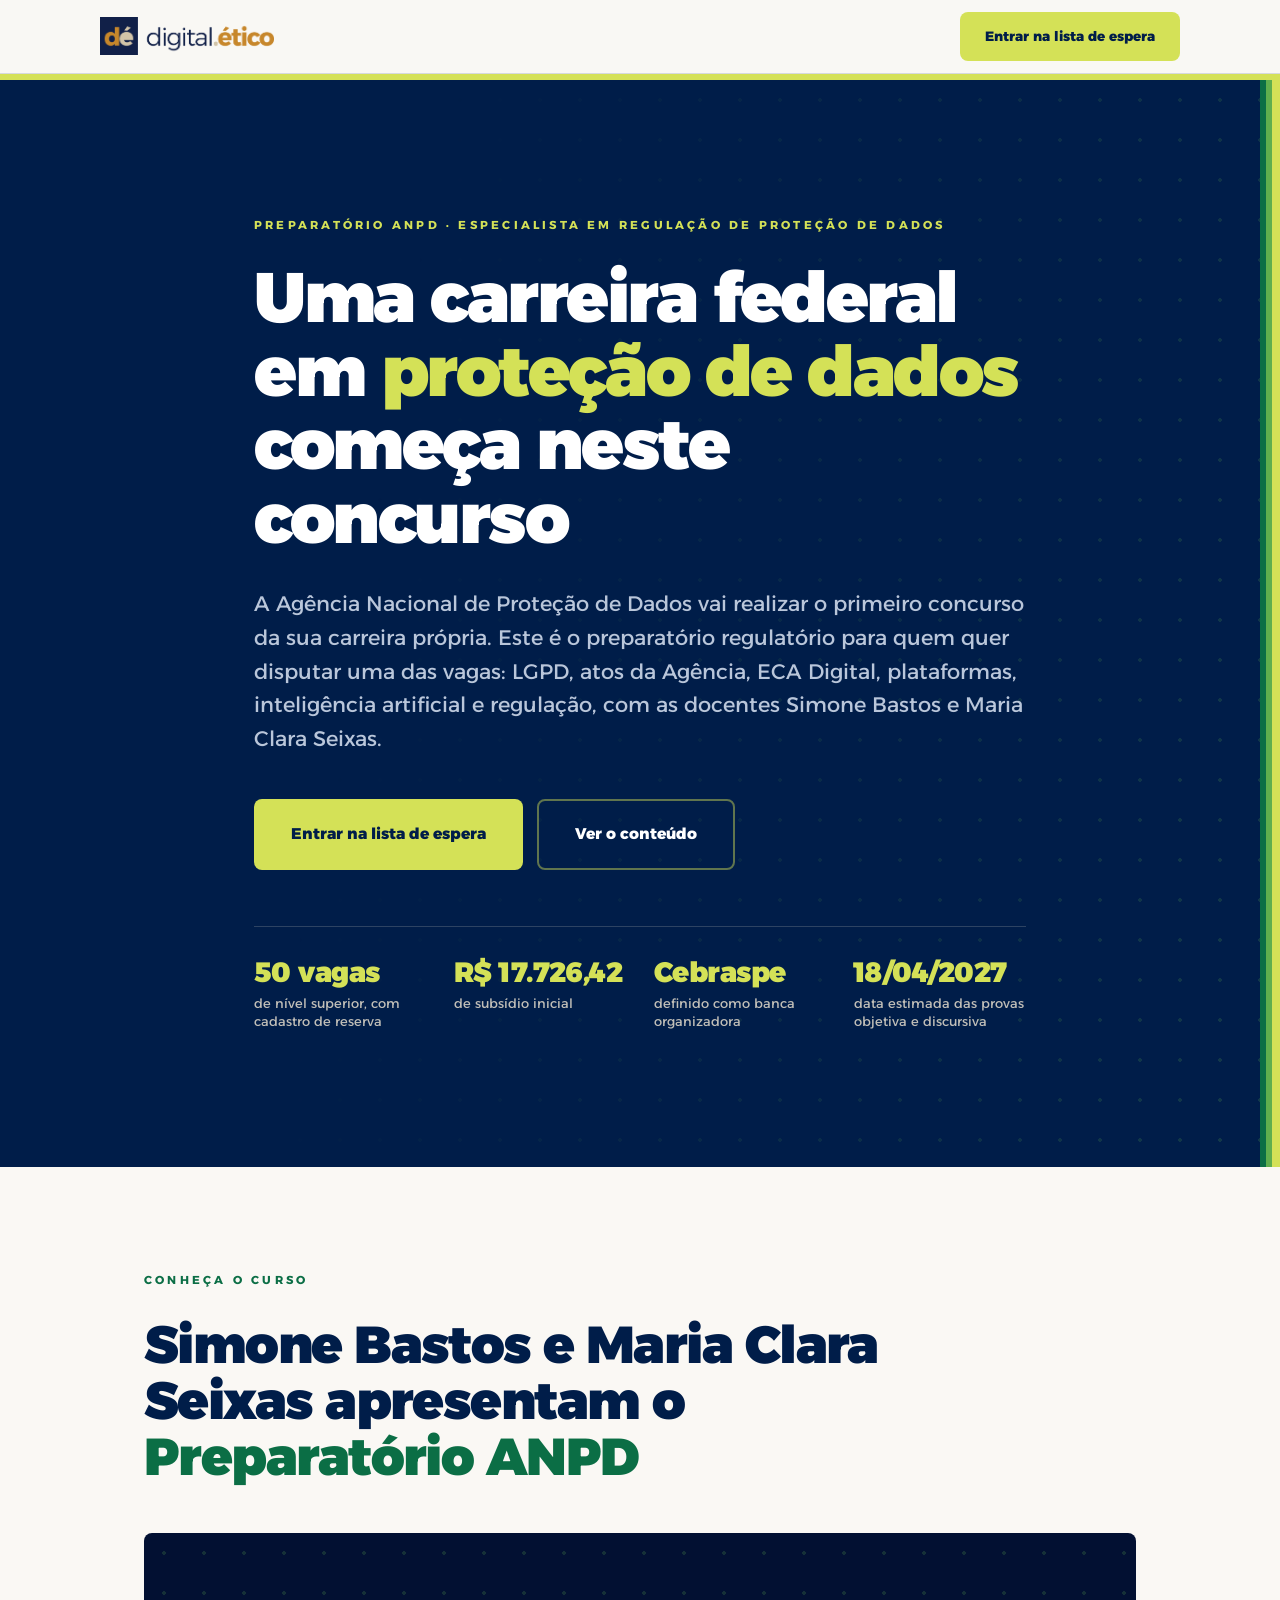
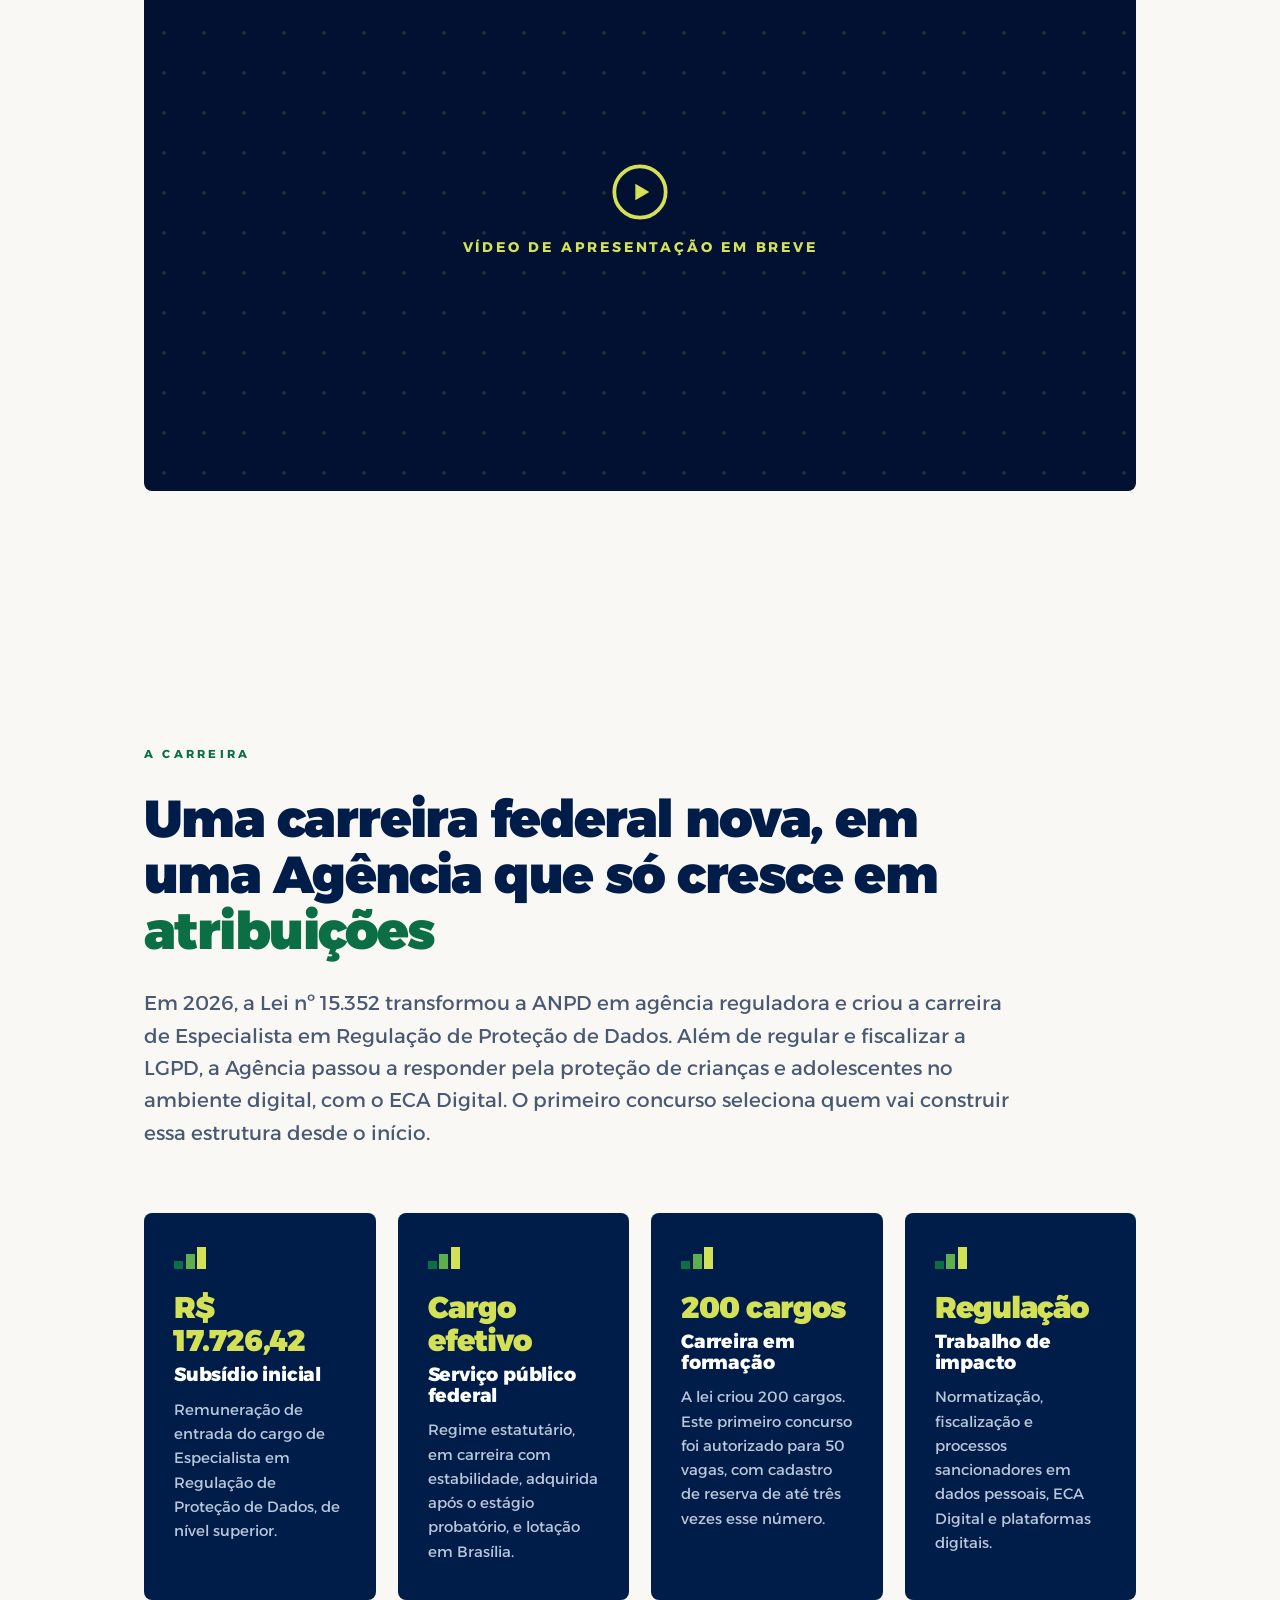
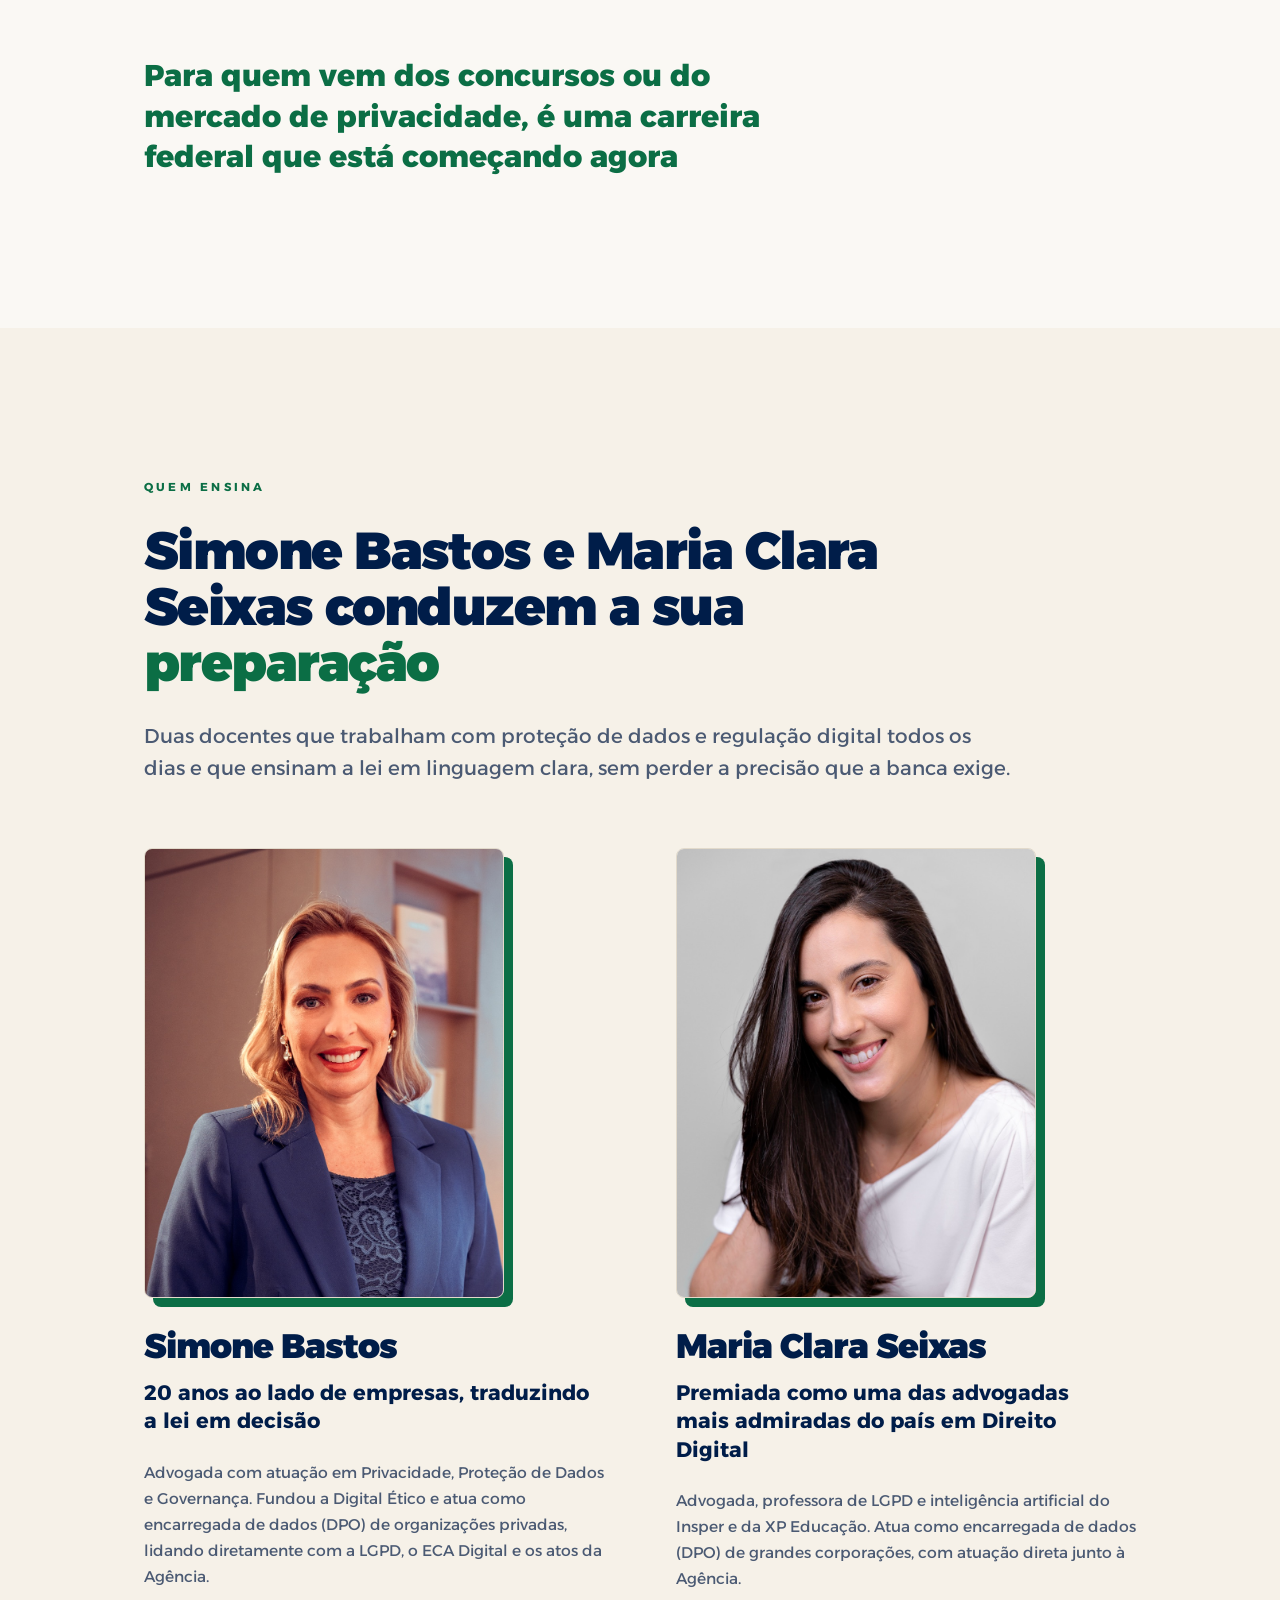
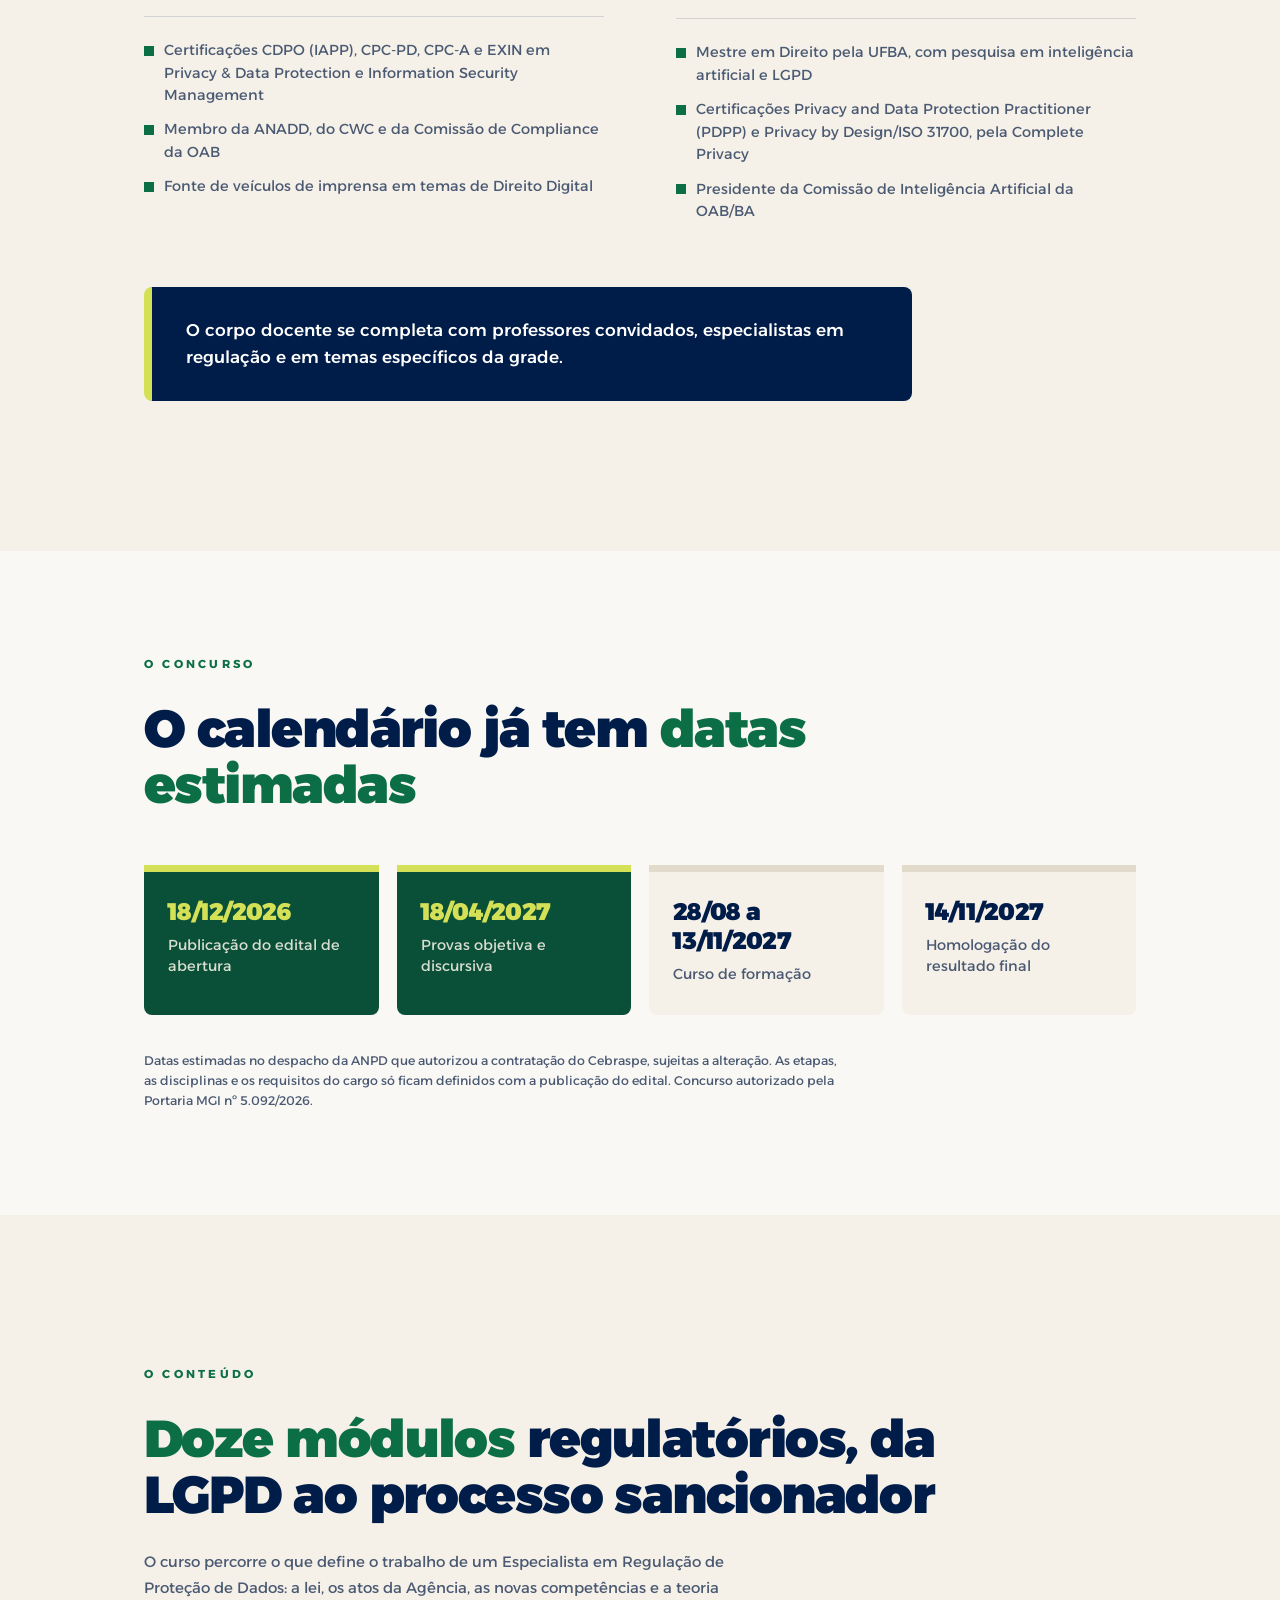
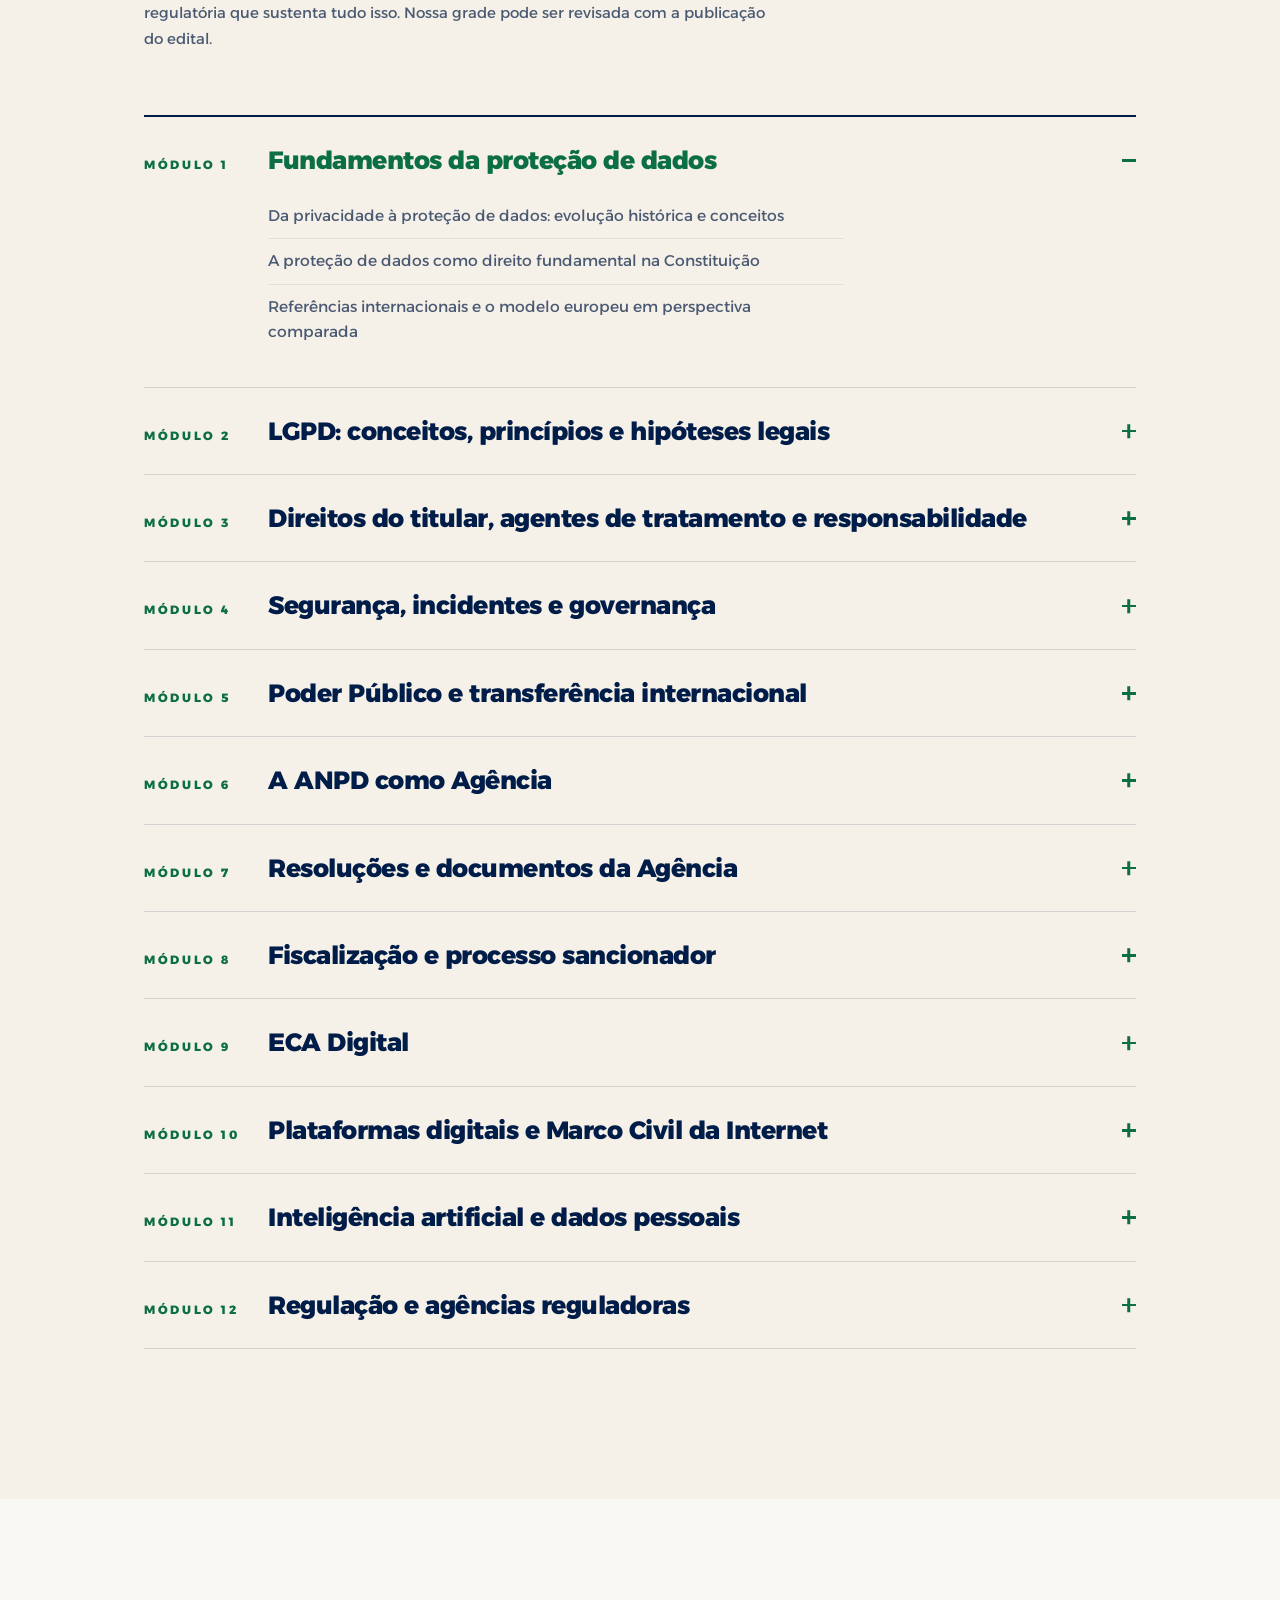
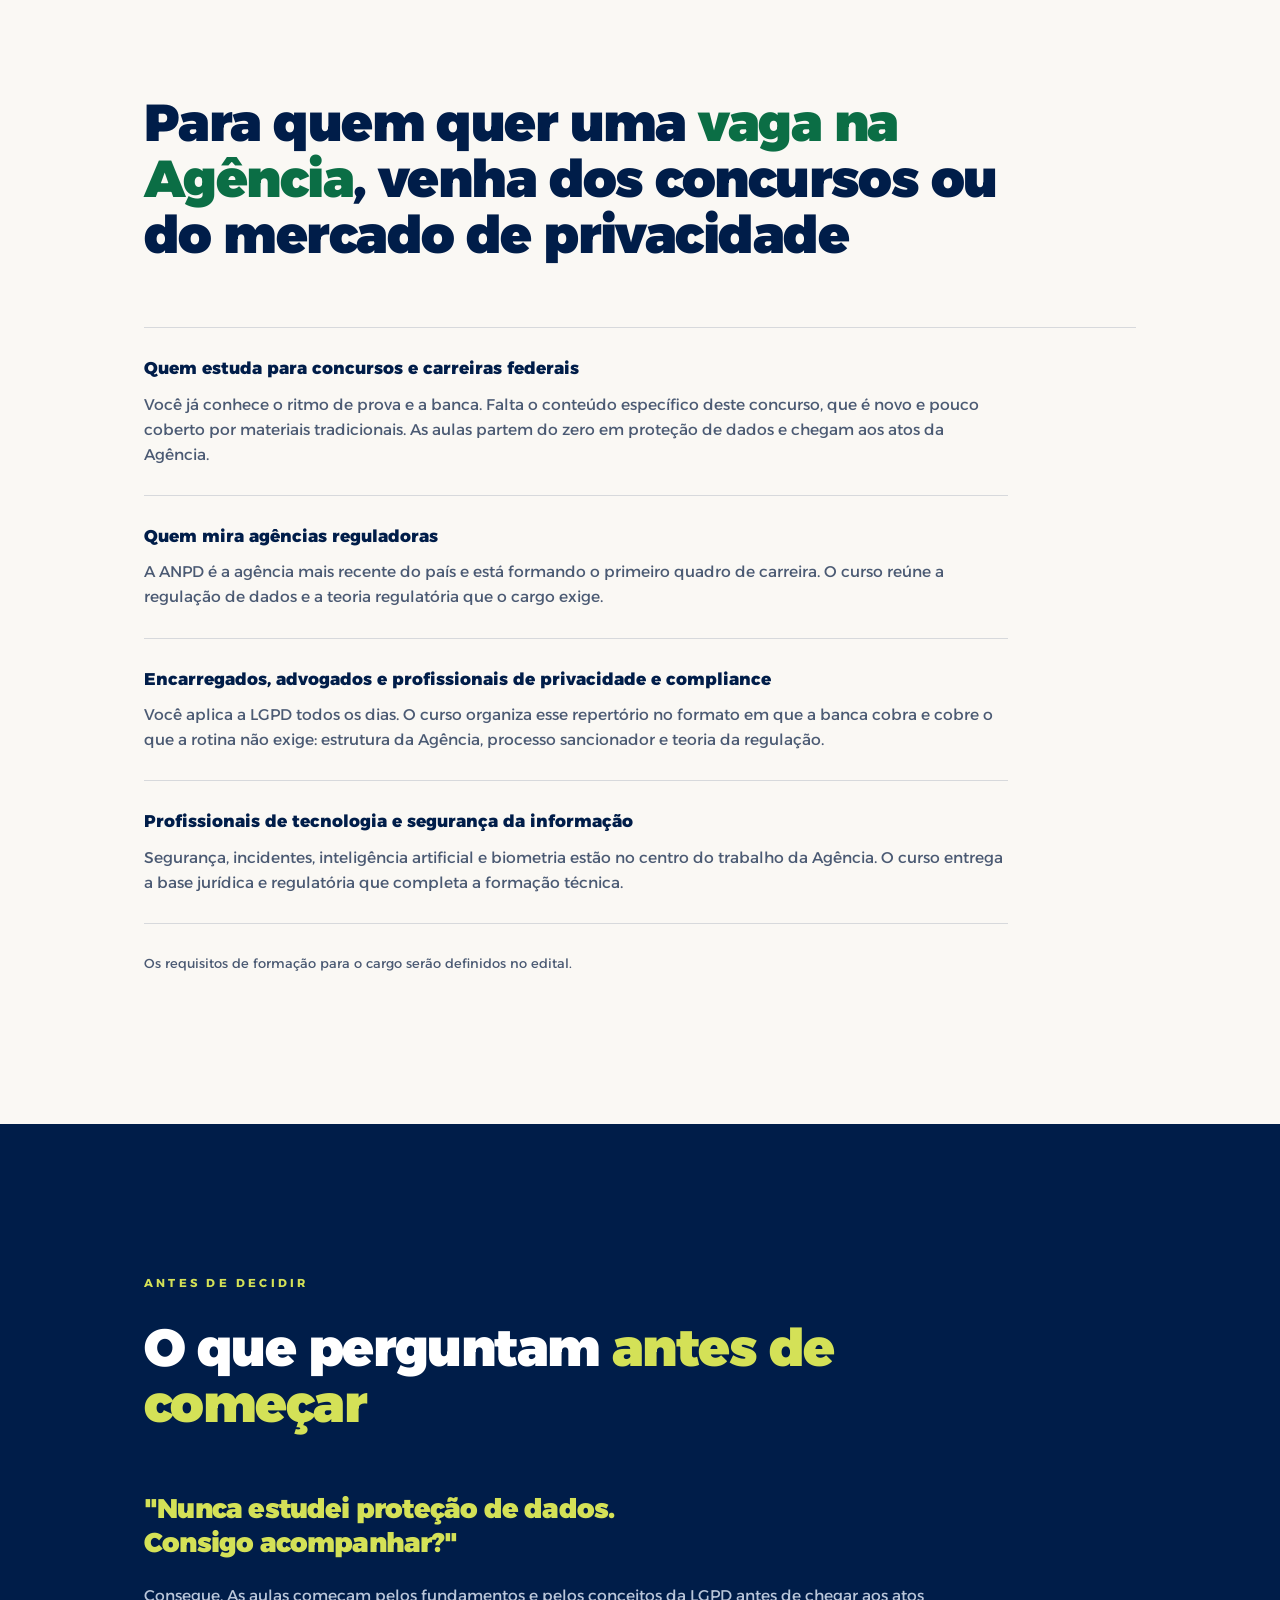
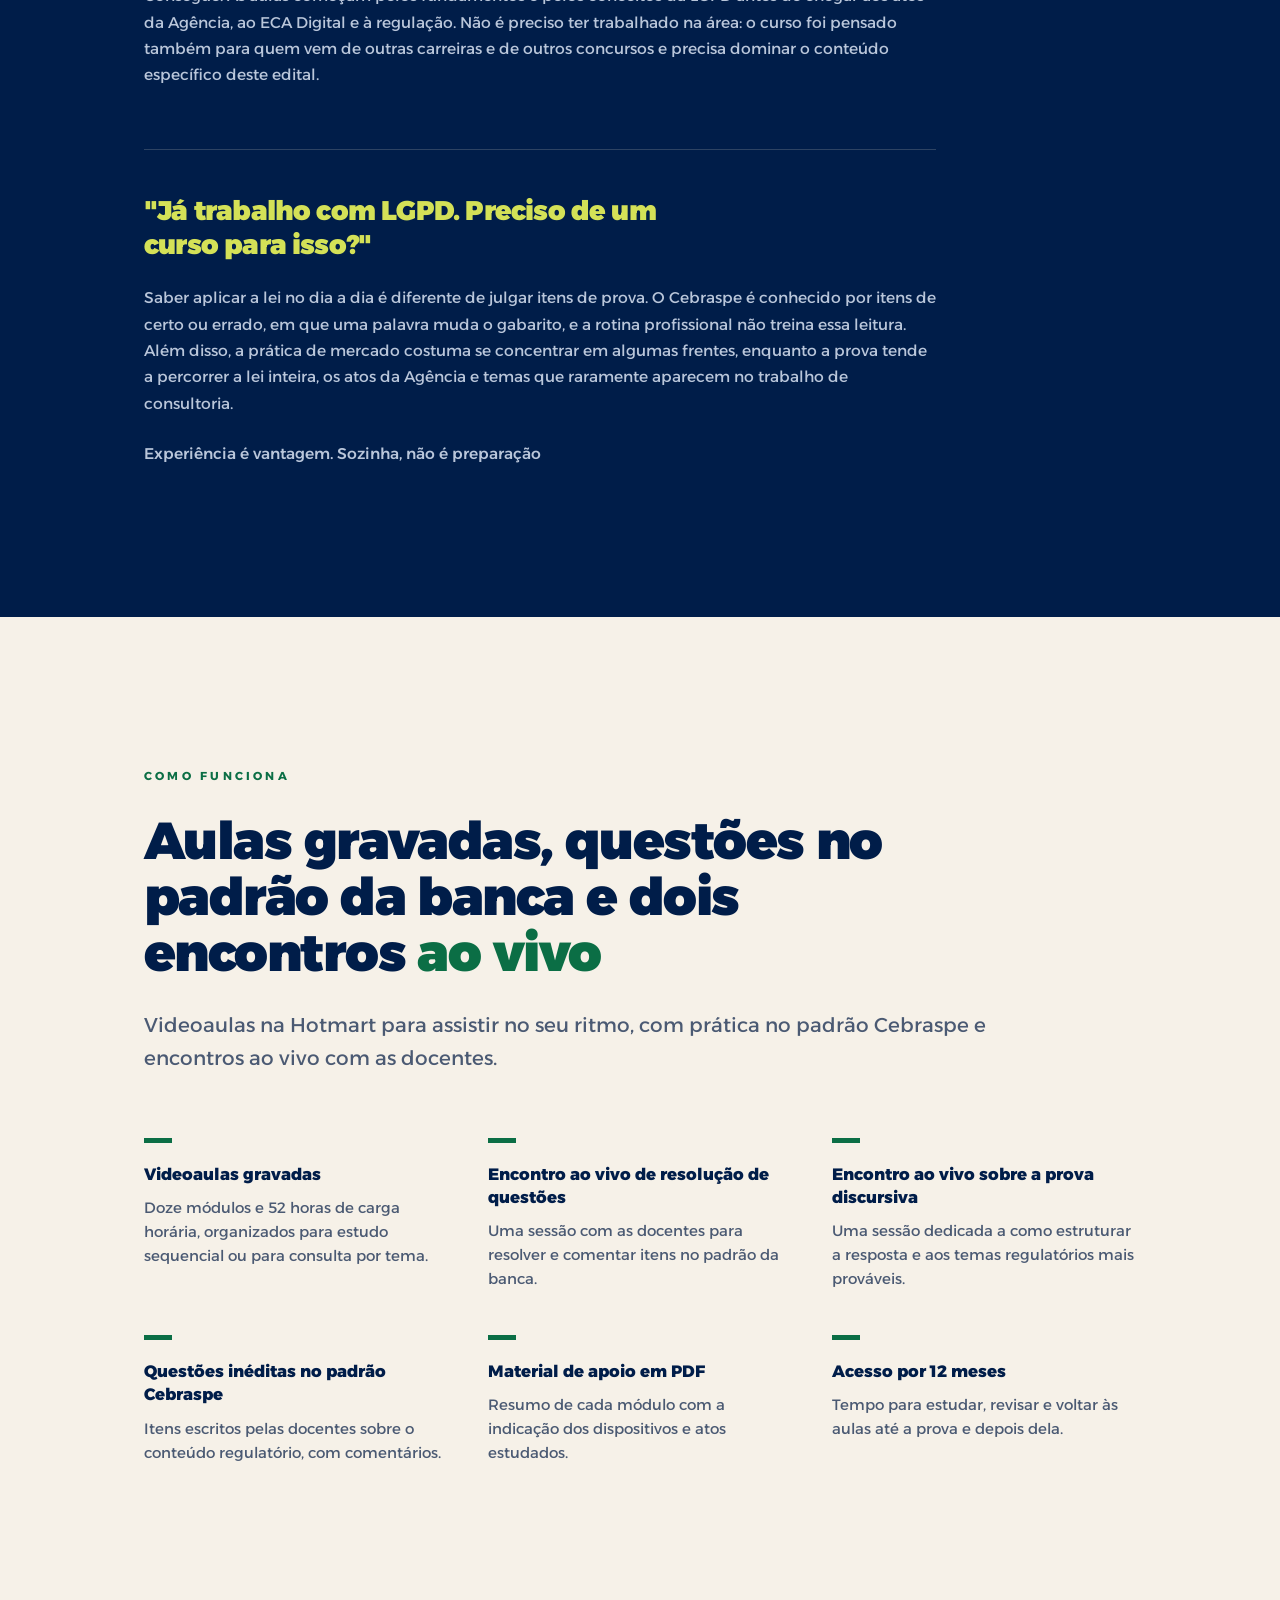
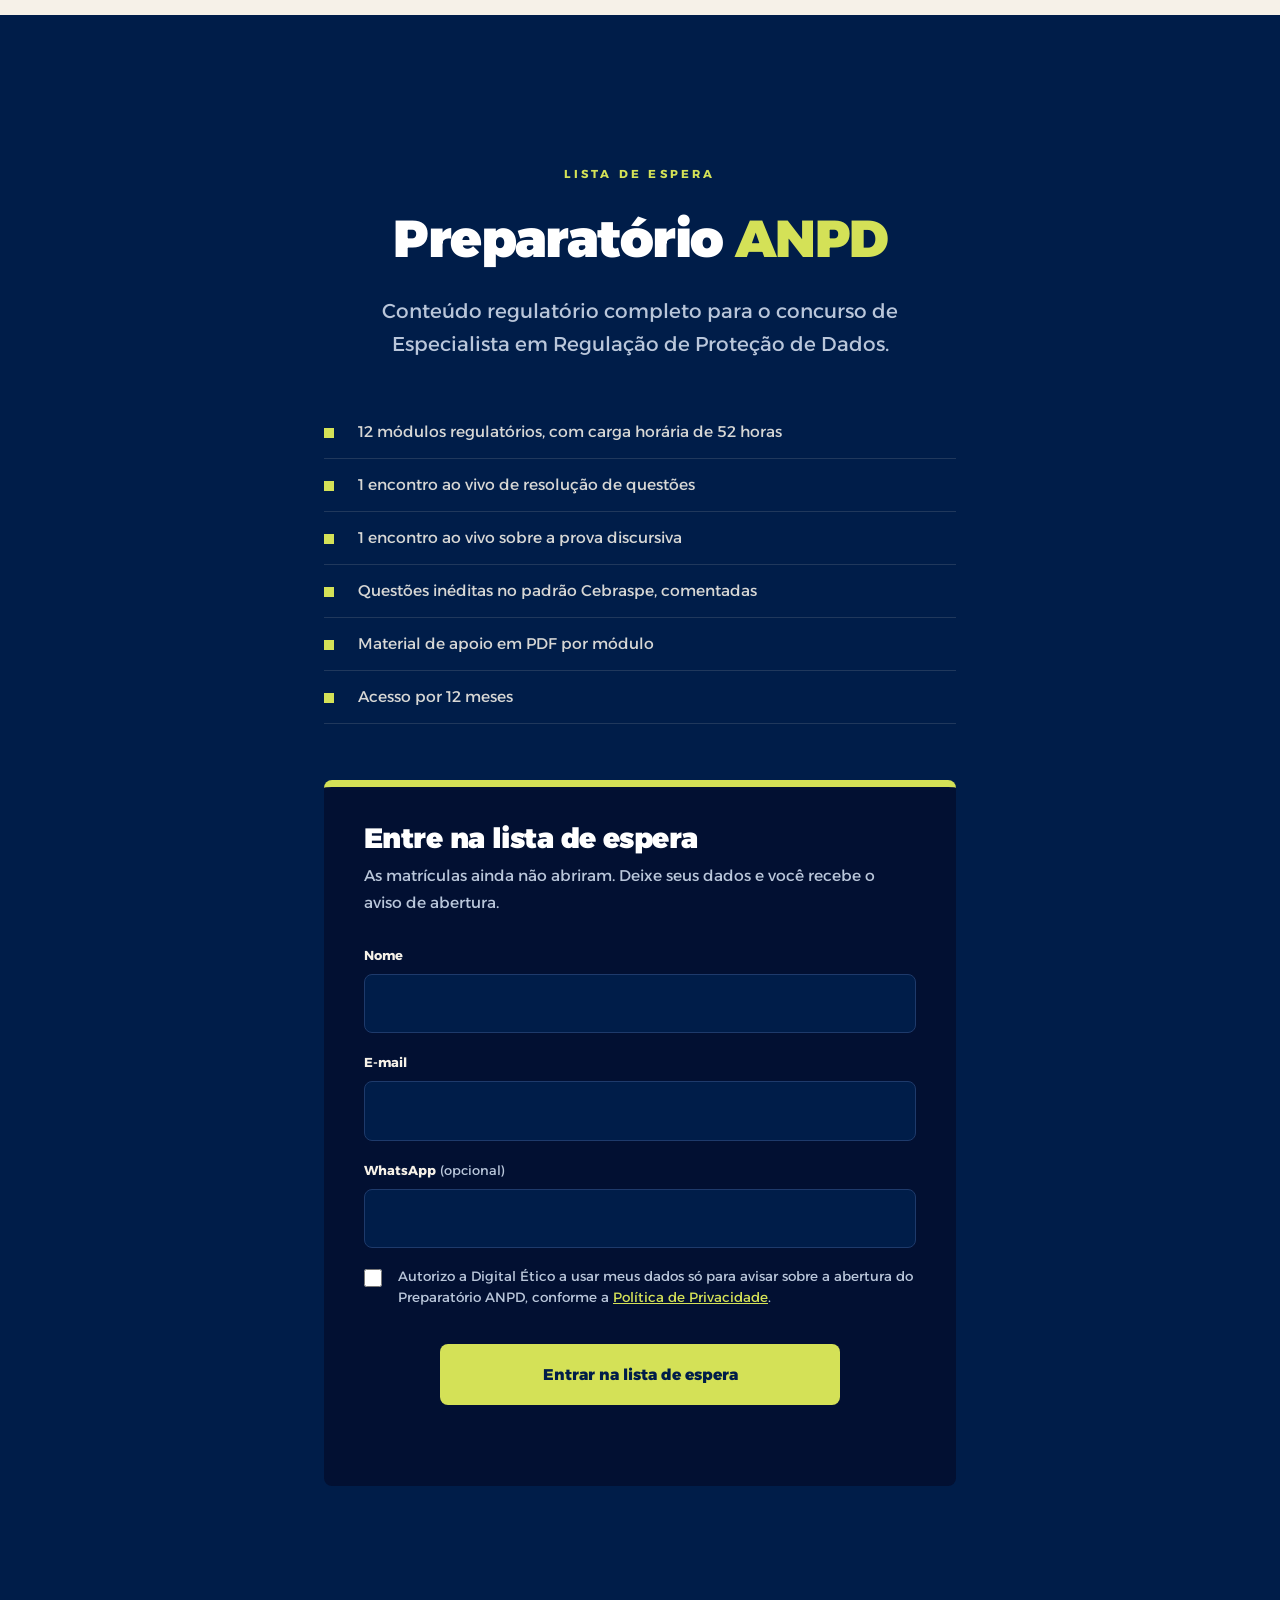
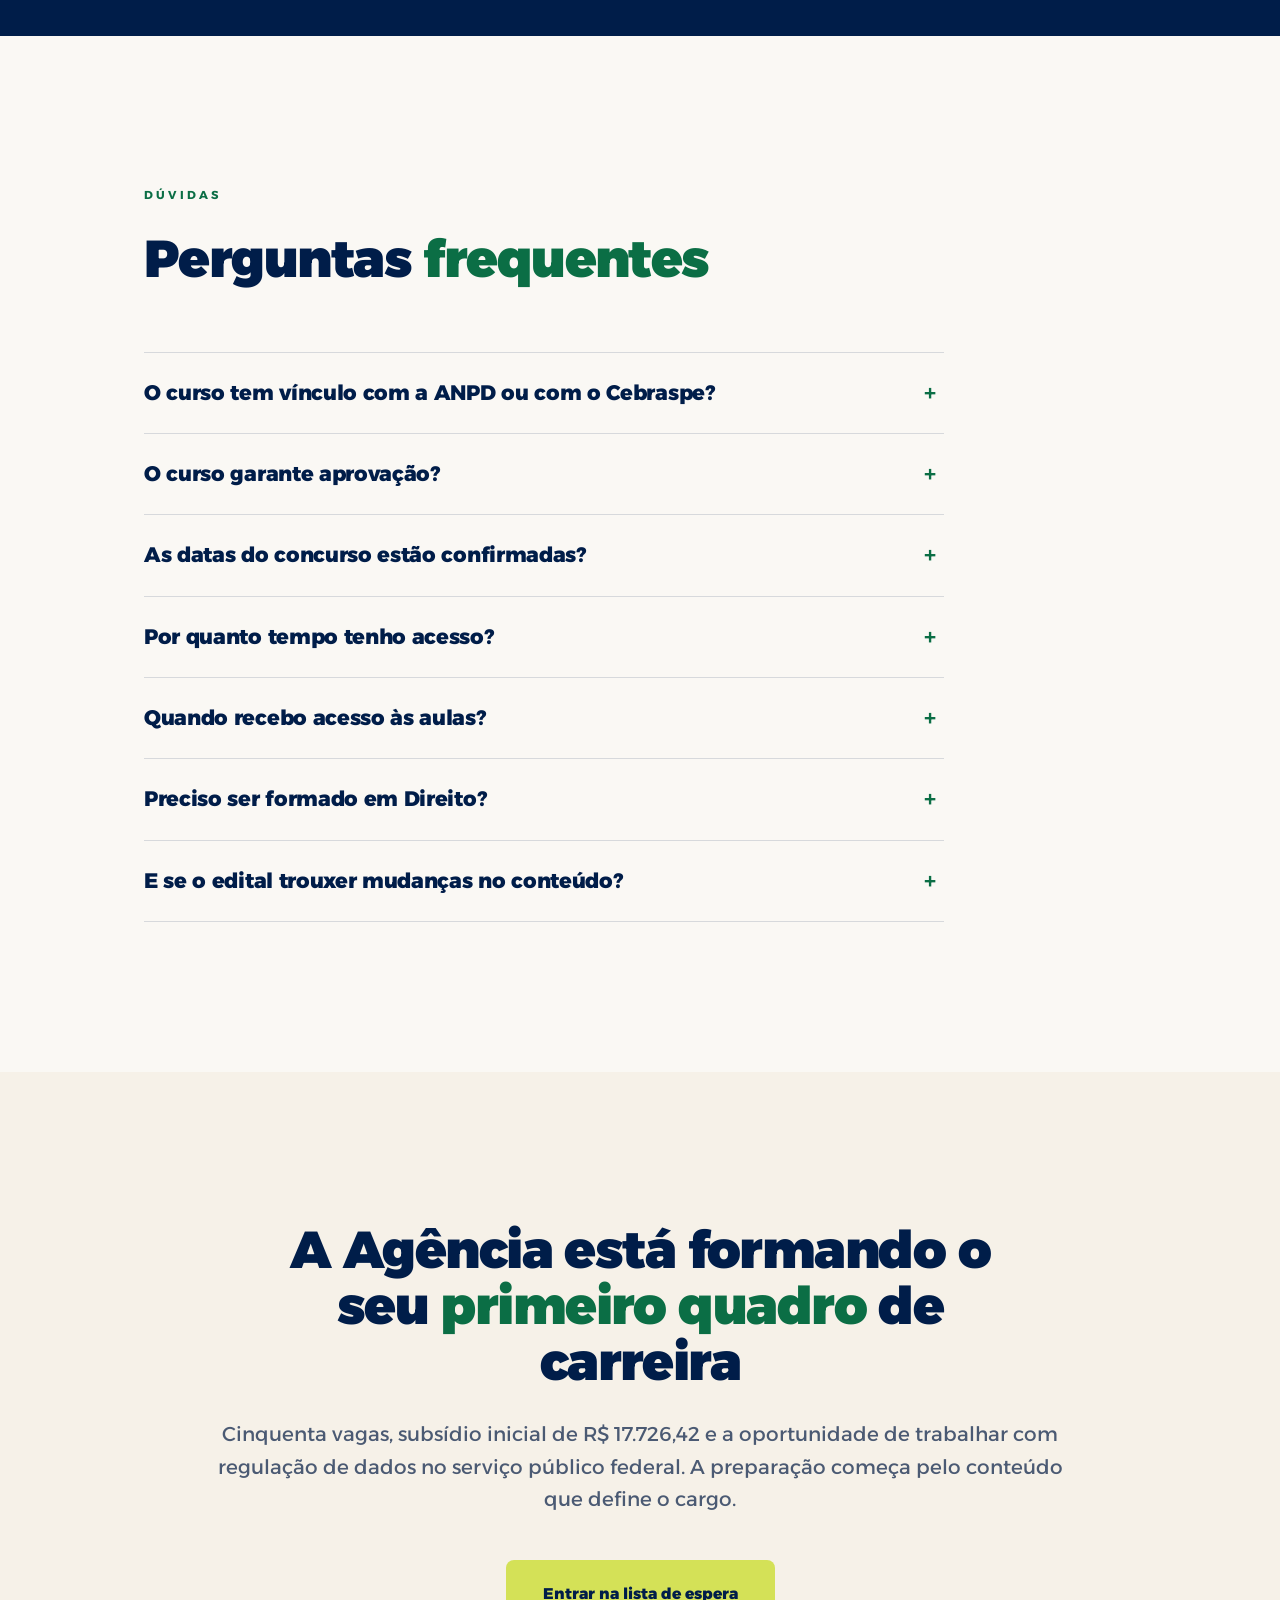
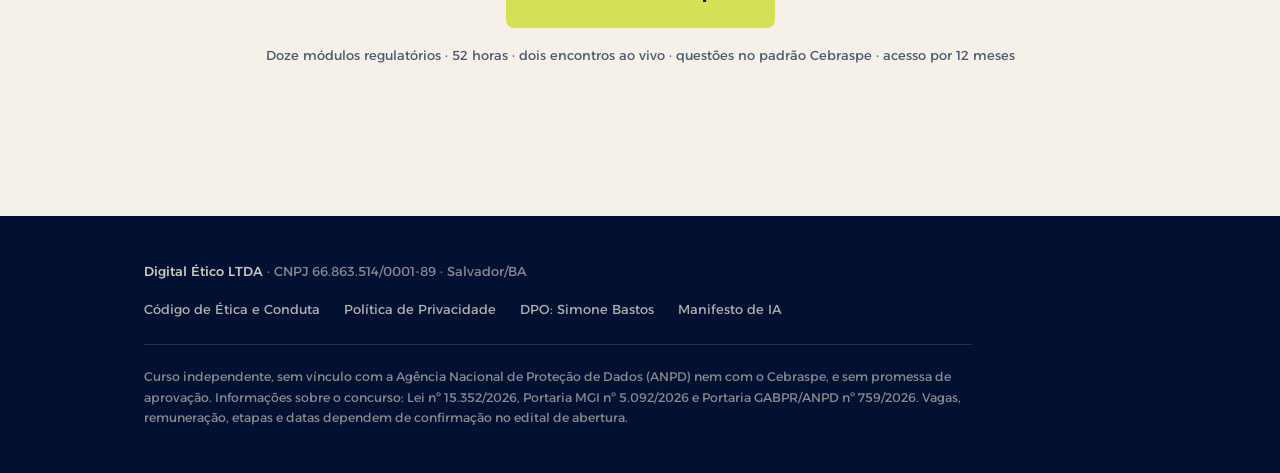
<file: preparatorio-anpd/index.html>
<!DOCTYPE html>
<html lang="pt-BR">
<head>
<meta charset="UTF-8">
<meta name="viewport" content="width=device-width, initial-scale=1">
<title>Preparatório ANPD — Especialista em Regulação de Proteção de Dados | Digital Ético</title>
<meta name="description" content="Curso preparatório regulatório para o primeiro concurso da ANPD: LGPD, atos da Agência, ECA Digital, plataformas, IA e regulação. Com Simone Bastos e Maria Clara Seixas.">
<link rel="preconnect" href="https://fonts.googleapis.com">
<link rel="preconnect" href="https://fonts.gstatic.com" crossorigin>
<link href="https://fonts.googleapis.com/css2?family=Alexandria:wght@400;500;700;800;900&display=swap" rel="stylesheet">
<style>
:root{
  /* Identidade do Preparatório ANPD: azul-marinho, verde-limão e verde */
  --azul:#001d49; --azul-esc:#021032; --ouro:#d4e157; --dado:#0b6e45; --ceu:#e2dacb;
  --areia:#d3c4a8; --areia-luz:#f6f1e8; --papel:#faf8f4;
  --verde:#d4e157; --verde-esc:#c5d244; --mata:#0a4f37; --folha:#5fae4e;
  --tinta:#001d49; --tinta-suave:#4b5a73;
  --linha:rgba(0,29,73,.14); --linha-clara:rgba(0,29,73,.08);
  --display:'Alexandria',-apple-system,'Segoe UI',sans-serif;
  --corpo:'Alexandria',-apple-system,BlinkMacSystemFont,'Segoe UI',sans-serif;
  --max:1080px; --gut:clamp(22px,5vw,44px); --sec:clamp(80px,12vw,150px);
}
*,*::before,*::after{box-sizing:border-box}
html{scroll-behavior:smooth;-webkit-text-size-adjust:100%}
@media (prefers-reduced-motion:reduce){html{scroll-behavior:auto}}
body{margin:0;background:var(--papel);color:var(--tinta);font-family:var(--corpo);
  font-weight:400;font-size:16.5px;line-height:1.7;-webkit-font-smoothing:antialiased}
img{max-width:100%;display:block}
h1,h2,h3{font-family:var(--display);font-weight:900;line-height:1.08;margin:0;letter-spacing:-.03em;color:var(--azul)}
p{margin:0 0 1.15em}
p:last-child{margin-bottom:0}
strong{font-weight:600;color:var(--azul)}
.wrap{max-width:var(--max);margin:0 auto;padding-left:var(--gut);padding-right:var(--gut)}
section{padding-top:var(--sec);padding-bottom:var(--sec)}

.eyebrow{font-family:var(--corpo);font-size:11.5px;font-weight:700;letter-spacing:.28em;
  text-transform:uppercase;color:var(--dado);margin:0 0 26px;display:block}
.h2{font-size:clamp(30px,5vw,52px);max-width:16ch}
.h2--largo{max-width:24ch}
.lead{font-size:clamp(17px,1.9vw,20px);line-height:1.62;color:var(--tinta-suave);max-width:62ch;margin-top:28px}
.claro .lead{color:#b9c6da}
.claro .eyebrow{color:var(--ouro)}
.claro h2,.claro h3{color:#fff}
h1 em,h2 em{font-style:normal;color:var(--dado)}
.claro h1 em,.claro h2 em,.oferta h2 em,.duvidas h2 em{color:var(--verde)}
.claro strong{color:#fff}

.btn{display:inline-flex;align-items:center;justify-content:center;font-family:var(--corpo);
  font-weight:700;font-size:15.5px;padding:20px 36px;border-radius:8px;text-decoration:none;
  border:1px solid transparent;cursor:pointer;text-align:center;
  transition:background .2s ease,transform .2s ease,border-color .2s ease,color .2s ease}
.btn--cta{background:var(--verde);color:var(--azul);font-weight:800}
.btn--cta:hover{background:var(--verde-esc);transform:translateY(-2px)}
.btn--linha{background:transparent;color:#fff;border:2px solid rgba(212,224,86,.45);font-weight:800}
.btn--linha:hover{border-color:var(--verde);color:#fff}
.btn:focus-visible,a:focus-visible,summary:focus-visible{outline:2px solid var(--dado);outline-offset:4px}
.nota{font-size:13px;color:var(--tinta-suave);margin-top:16px}
.claro .nota{color:rgba(226,219,203,.7)}
.pend{opacity:.6}

.topo{position:sticky;top:0;z-index:60;background:rgba(249,248,244,.95);
  backdrop-filter:blur(12px);border-bottom:1px solid var(--linha)}
.topo-in{display:flex;align-items:center;justify-content:space-between;gap:20px;padding:12px 0}
.marca img{height:38px;width:auto}
.topo .btn{padding:12px 24px;font-size:13.5px}

.faixa{height:6px;background:var(--verde)}
.hero{background:var(--azul);color:var(--areia-luz);position:relative;overflow:hidden;
  padding-top:clamp(76px,11vw,136px);padding-bottom:clamp(76px,11vw,136px)}
.hero::before{content:"";position:absolute;inset:0;pointer-events:none;
  background-image:radial-gradient(rgba(95,174,78,.2) 1.6px,transparent 2px);
  background-size:40px 40px;mask-image:linear-gradient(100deg,transparent 30%,#000 100%);-webkit-mask-image:linear-gradient(100deg,transparent 30%,#000 100%)}
.hero::after{content:"";position:absolute;right:0;top:0;bottom:0;width:clamp(14px,1.6vw,22px);pointer-events:none;
  background:linear-gradient(90deg,var(--dado) 0 30%,var(--folha) 30% 62%,var(--verde) 62% 100%)}
.hero-in{position:relative;z-index:2;max-width:860px}
.hero h1{font-size:clamp(36px,6.4vw,70px);color:#fff;line-height:1.05;margin:0;letter-spacing:-.035em;font-weight:900}
.hero-sub{font-size:clamp(17px,2.1vw,21px);line-height:1.6;color:#b9c6da;
  max-width:56ch;margin-top:32px;font-weight:400}
.hero-acoes{display:flex;flex-wrap:wrap;gap:14px;margin-top:44px}
.hero-specs{display:grid;grid-template-columns:repeat(auto-fit,minmax(150px,1fr));gap:24px 28px;
  margin-top:56px;padding-top:30px;border-top:1px solid rgba(226,219,203,.2)}
.spec b{display:block;font-family:var(--display);font-weight:900;font-size:clamp(22px,2.6vw,28px);
  color:var(--verde);line-height:1.1;letter-spacing:-.02em}
.spec span{display:block;font-size:13px;color:rgba(226,219,203,.85);margin-top:6px;line-height:1.45}

.carreira-frase{font-family:var(--display);font-size:clamp(21px,2.8vw,30px);line-height:1.35;
  color:var(--dado);font-weight:800;max-width:32ch;margin-top:56px}
.ganhos{display:grid;grid-template-columns:repeat(auto-fit,minmax(230px,1fr));gap:22px;margin-top:64px}
.ganho{background:var(--azul);border-radius:8px;padding:34px 30px 36px}
.ganho h3{font-size:19px;color:#fff;margin-bottom:12px;letter-spacing:-.01em;font-weight:800}
.ganho .num{font-family:var(--display);font-weight:900;font-size:clamp(25px,2.6vw,30px);color:var(--verde);
  line-height:1.1;letter-spacing:-.03em;margin-bottom:8px}
.ganho p{font-size:15px;line-height:1.62;color:#b9c6da}
.ganho::before{content:"";display:block;width:32px;height:22px;margin-bottom:22px;
  background:linear-gradient(var(--dado),var(--dado)) 0 100%/9px 8px no-repeat,
             linear-gradient(var(--folha),var(--folha)) 11.5px 100%/9px 15px no-repeat,
             linear-gradient(var(--verde),var(--verde)) 23px 100%/9px 22px no-repeat}

.crono{background:var(--papel);padding-top:clamp(64px,9vw,104px);padding-bottom:clamp(64px,9vw,104px)}
.marcos{display:grid;grid-template-columns:repeat(auto-fit,minmax(200px,1fr));gap:18px;margin-top:52px}
.marco{padding:26px 24px 30px;background:var(--areia-luz);border-top:7px solid var(--ceu);border-radius:0 0 8px 8px}
.marco.dest{border-top-color:var(--verde);background:var(--mata)}
.marco b{display:block;font-family:var(--display);font-weight:900;font-size:24px;color:var(--azul);letter-spacing:-.03em;line-height:1.2}
.marco span{display:block;font-size:14.5px;color:var(--tinta-suave);margin-top:8px;line-height:1.5}
.marco.dest b{color:var(--verde)}
.marco.dest span{color:rgba(245,241,232,.88)}
.crono-nota{font-size:12.5px;color:var(--tinta-suave);margin-top:36px;max-width:78ch;line-height:1.6}

.grade{background:var(--areia-luz)}
.grade-nota{font-size:15px;color:var(--tinta-suave);max-width:58ch;margin-top:26px}
.modulos{margin-top:64px;border-top:2px solid var(--azul)}
.modulo{border-bottom:1px solid var(--linha)}
.modulo summary{list-style:none;cursor:pointer;padding:28px 0;
  display:grid;grid-template-columns:96px 1fr 26px;gap:28px;align-items:baseline}
.modulo summary::-webkit-details-marker{display:none}
.mod-num{font-family:var(--corpo);font-size:12px;font-weight:800;letter-spacing:.22em;
  text-transform:uppercase;color:var(--dado)}
.mod-tit{font-family:var(--display);font-weight:800;line-height:1.2;
  font-size:clamp(19px,2.3vw,25px);color:var(--azul);letter-spacing:-.02em}
.mod-sinal{justify-self:end;width:14px;height:14px;position:relative;align-self:center}
.mod-sinal::before,.mod-sinal::after{content:"";position:absolute;background:var(--dado);
  left:0;top:6px;width:14px;height:2.5px}
.mod-sinal::after{transform:rotate(90deg);transition:opacity .25s ease}
.modulo[open] .mod-sinal::after{opacity:0}
.modulo summary:hover .mod-tit,.modulo[open] .mod-tit{color:var(--dado)}
.aulas{padding:0 0 32px 124px;margin:0;list-style:none;max-width:700px}
.aulas li{padding:10px 0;font-size:15.5px;line-height:1.6;color:var(--tinta-suave);
  border-top:1px solid var(--linha-clara)}
.aulas li:first-child{border-top:0;padding-top:0}
@media (max-width:720px){
  .modulo summary{grid-template-columns:1fr 26px;gap:10px 16px}
  .mod-num{grid-column:1/-1}
  .aulas{padding-left:0}
}

.perfis{margin-top:64px;border-top:1px solid var(--linha)}
.perfil{padding:28px 0;border-bottom:1px solid var(--linha);max-width:72ch}
.perfil h3{font-family:var(--corpo);font-weight:800;font-size:17px;color:var(--azul);
  letter-spacing:0;line-height:1.5;margin-bottom:10px}
.perfil p{font-size:15.5px;line-height:1.62;color:var(--tinta-suave)}

.duvidas{background:var(--azul);color:var(--areia-luz)}
.duvida{margin-top:60px;padding-top:44px;border-top:1px solid rgba(226,219,203,.2);max-width:66ch}
.duvida:first-of-type{border-top:0;padding-top:0}
.duvida h3{font-family:var(--display);font-size:clamp(20px,2.5vw,27px);color:var(--verde);
  line-height:1.25;margin-bottom:24px;max-width:28ch}
.duvida p{font-size:15.5px;line-height:1.7;color:#b9c6da}
.duvida-selo{margin-top:24px;font-size:16px;color:var(--areia);font-weight:500}

.materiais{background:var(--areia-luz)}
.kits{margin-top:64px;display:grid;grid-template-columns:repeat(auto-fit,minmax(250px,1fr));gap:44px 40px}
.kit h3{font-family:var(--corpo);font-weight:800;font-size:16.5px;color:var(--azul);
  letter-spacing:0;margin-bottom:10px;line-height:1.4}
.kit p{font-size:15px;line-height:1.6;color:var(--tinta-suave)}
.kit::before{content:"";display:block;width:28px;height:5px;background:var(--dado);margin-bottom:20px}

.docentes{display:grid;grid-template-columns:1fr 1fr;gap:clamp(18px,6vw,72px);margin-top:64px;align-items:start}
.expert{background:var(--areia-luz)}
.expert .docente-foto{background:var(--papel)}
.docente-foto{background:var(--areia-luz);border:1px solid var(--ceu);border-radius:8px;box-shadow:9px 9px 0 var(--dado);
  aspect-ratio:4/5;max-width:360px;display:flex;align-items:center;justify-content:center;overflow:hidden}
.docente-foto img{width:100%;height:100%;object-fit:cover}
.docente-foto .ph{font-size:11px;letter-spacing:.16em;text-transform:uppercase;
  color:var(--tinta-suave);text-align:center;padding:20px;line-height:1.8}
.docente h3{font-size:clamp(20px,3.2vw,34px);color:var(--azul);margin-top:30px}
.docente-tag{font-family:var(--display);font-size:clamp(18px,2vw,21px);color:var(--azul);
  font-weight:700;line-height:1.35;margin-top:14px;max-width:30ch}
.docente p.bio{font-size:clamp(13.5px,1.6vw,15.5px);line-height:1.68;color:var(--tinta-suave);margin-top:20px;max-width:52ch}
.creds{margin-top:26px;padding-top:22px;border-top:1px solid var(--linha);display:grid;gap:12px;max-width:52ch}
.cred{font-size:clamp(12.5px,1.5vw,14.5px);color:var(--tinta-suave);line-height:1.55;padding-left:20px;position:relative}
.cred::before{content:"";position:absolute;left:0;top:.45em;width:10px;height:10px;background:var(--dado)}
.equipe-nota{margin-top:64px;padding:30px 34px;border-left:8px solid var(--verde);border-radius:8px;background:var(--azul);
  font-size:17px;color:#fff;font-weight:500;max-width:64ch;line-height:1.6}

.aviso{background:#FFF8E8;border:1px solid #c6872a;border-radius:4px;padding:20px 24px;
  font-size:13.5px;color:#6B4E12;margin-top:56px;line-height:1.65}
.aviso b{font-weight:600;color:#6B4E12}
.aviso ul{margin:10px 0 0;padding-left:18px}


.video-sec{background:var(--papel);padding-top:clamp(64px,9vw,104px);padding-bottom:clamp(64px,9vw,104px)}
.video-sec[hidden]{display:none}
.video-frame{margin-top:48px;aspect-ratio:16/9;background:var(--azul-esc);border-radius:8px;overflow:hidden}
.video-ph{height:100%;display:flex;flex-direction:column;align-items:center;justify-content:center;gap:16px;color:var(--verde);font-size:14px;font-weight:700;letter-spacing:.2em;text-transform:uppercase;text-align:center;padding:20px;background-image:radial-gradient(rgba(95,174,78,.2) 1.6px,transparent 2px);background-size:40px 40px}
.video-frame iframe{width:100%;height:100%;border:0;display:block}

.lista{margin-top:56px;padding:36px clamp(22px,4vw,40px) 40px;background:var(--azul-esc);border-radius:8px;border-top:7px solid var(--verde);text-align:left;scroll-margin-top:90px}
.lista-tit{font-size:clamp(22px,3vw,28px);color:#fff;margin:0 0 10px;letter-spacing:-.02em}
.lista-sub{font-size:15.5px;color:#b9c6da;margin:0 0 28px}
.campo{margin-bottom:18px}
.campo label{display:block;font-size:13px;font-weight:700;color:var(--areia-luz);margin-bottom:8px}
.campo label span{font-weight:400;color:#b9c6da}
.campo input{width:100%;font:inherit;font-size:16px;color:#fff;background:var(--azul);border:1px solid #1e3a6b;border-radius:8px;padding:15px 16px}
.campo input:focus-visible{outline:2px solid var(--verde);outline-offset:2px;border-color:var(--verde)}
.campo input[aria-invalid="true"]{border-color:#ff9b8a}
.aceite{display:grid;grid-template-columns:22px 1fr;gap:12px;align-items:start;font-size:13.5px;line-height:1.55;color:#b9c6da;margin:8px 0 26px}
.aceite input{width:18px;height:18px;margin:3px 0 0;accent-color:var(--verde)}
.aceite a{color:var(--verde)}
.lista .btn{width:100%}
.lista-msg{font-size:14.5px;margin:18px 0 0;min-height:1.6em;color:#b9c6da}
.lista-msg.ok{color:var(--verde);font-weight:700}
.lista-msg.erro{color:#ff9b8a;font-weight:700}

.oferta{background:var(--azul);color:var(--areia-luz)}
.oferta-in{max-width:720px;margin:0 auto;text-align:center}
.oferta .h2{max-width:none;margin:0 auto}
.oferta .lead{margin-left:auto;margin-right:auto}
.caixa{margin-top:60px;text-align:left}
.inclui{margin:0;padding:0;list-style:none;display:grid;gap:14px}
.inclui li{display:grid;grid-template-columns:22px 1fr;gap:12px;font-size:15.5px;line-height:1.55;
  color:rgba(245,241,232,.88);padding-bottom:14px;border-bottom:1px solid rgba(226,219,203,.14)}
.inclui li::before{content:"";width:10px;height:10px;background:var(--verde);margin-top:.5em}
.preco{margin-top:56px;text-align:center}
.preco-label{font-size:11px;letter-spacing:.24em;text-transform:uppercase;color:var(--areia);margin-bottom:14px}
.preco-valor{font-family:var(--display);font-size:clamp(46px,8vw,68px);color:var(--verde);
  font-weight:900;line-height:1;letter-spacing:-.04em}
.preco-valor small{font-size:.38em;font-weight:400;letter-spacing:0;vertical-align:.5em;margin-right:4px}
.preco-parcela{font-size:14px;color:rgba(245,241,232,.72);margin-top:14px}
.oferta .btn--cta{width:100%;max-width:400px;margin:36px auto 0;display:flex}
.garantia{font-size:13.5px;color:rgba(245,241,232,.7);margin-top:44px;padding-top:32px;
  border-top:1px solid rgba(226,219,203,.2);text-align:left;line-height:1.7}
.garantia b{color:#fff;font-weight:500}

.perguntas{margin-top:64px;border-top:1px solid var(--linha);max-width:800px}
.pergunta{border-bottom:1px solid var(--linha)}
.pergunta summary{list-style:none;cursor:pointer;padding:26px 44px 26px 0;position:relative;
  font-family:var(--display);font-size:clamp(17px,2vw,21px);font-weight:800;
  color:var(--azul);line-height:1.35;letter-spacing:-.015em}
.pergunta summary::-webkit-details-marker{display:none}
.pergunta summary::after{content:"+";position:absolute;right:8px;top:50%;transform:translateY(-50%);
  font-family:var(--corpo);font-size:24px;font-weight:600;color:var(--dado)}
.pergunta[open] summary::after{content:"–"}
.pergunta-corpo{padding:0 0 28px;font-size:15.5px;line-height:1.68;color:var(--tinta-suave);max-width:66ch}

.fecho{background:var(--areia-luz);text-align:center}
.fecho .h2{max-width:22ch;margin:0 auto}
.fecho .lead{margin:28px auto 44px}

.rodape{background:var(--azul-esc);color:rgba(226,219,203,.6);padding:44px 0;font-size:13px}
.rodape-in{display:flex;flex-wrap:wrap;gap:16px 32px;align-items:center;justify-content:space-between}
.rodape a{color:rgba(226,219,203,.78);text-decoration:none}
.rodape a:hover{color:#fff;text-decoration:underline}
.rodape-links{display:flex;flex-wrap:wrap;gap:24px}
.rodape-legal{margin-top:24px;padding-top:22px;border-top:1px solid rgba(226,219,203,.16);
  font-size:12.5px;line-height:1.65;max-width:92ch}

.barra{position:fixed;left:0;right:0;bottom:0;z-index:70;display:none;
  background:rgba(0,29,73,.98);backdrop-filter:blur(8px);
  padding:12px var(--gut) calc(12px + env(safe-area-inset-bottom));
  border-top:1px solid rgba(226,219,203,.18)}
.barra .btn{width:100%;padding:16px 20px}
@media (max-width:720px){
  .barra{display:block}
  body{padding-bottom:82px}
  .topo .btn{display:none}
}

.rev{opacity:0;transform:translateY(16px);transition:opacity .7s ease,transform .7s ease}
.rev.on{opacity:1;transform:none}
@media (prefers-reduced-motion:reduce){
  .rev{opacity:1;transform:none;transition:none}
  .btn:hover{transform:none}
}
</style>
</head>
<body>

<header class="topo">
  <div class="wrap topo-in">
    <a class="marca" href="#topo" aria-label="Digital Ético"><img src="[data-uri]" alt="Digital Ético"></a>
    <a class="btn btn--cta" href="#lista">Entrar na lista de espera</a>
  </div>
</header>

<div class="faixa" aria-hidden="true"></div>

<!-- 1 HERO -->
<section class="hero claro" id="topo">
  <div class="wrap hero-in">
    <span class="eyebrow">Preparatório ANPD · Especialista em Regulação de Proteção de Dados</span>
    <h1>Uma carreira federal em <em>proteção de dados</em> começa neste concurso</h1>
    <p class="hero-sub">
      A Agência Nacional de Proteção de Dados vai realizar o primeiro concurso da sua
      carreira própria. Este é o preparatório regulatório para quem quer disputar uma
      das vagas: LGPD, atos da Agência, ECA Digital, plataformas, inteligência
      artificial e regulação, com as docentes Simone Bastos e Maria Clara Seixas.
    </p>
    <div class="hero-acoes">
      <a class="btn btn--cta" href="#lista">Entrar na lista de espera</a>
      <a class="btn btn--linha" href="#grade">Ver o conteúdo</a>
    </div>
    <div class="hero-specs">
      <div class="spec"><b>50 vagas</b><span>de nível superior, com cadastro de reserva</span></div>
      <div class="spec"><b>R$ 17.726,42</b><span>de subsídio inicial</span></div>
      <div class="spec"><b>Cebraspe</b><span>definido como banca organizadora</span></div>
      <div class="spec"><b>18/04/2027</b><span>data estimada das provas objetiva e discursiva</span></div>
    </div>
  </div>
</section>

<!-- VÍDEO: template visível. Quando o vídeo existir: descomentar o <iframe>, colocar a URL do embed e apagar o <div class="video-ph">. -->
<section class="video-sec" id="video">
  <div class="wrap">
    <span class="eyebrow">Conheça o curso</span>
    <h2 class="h2 h2--largo">Simone Bastos e Maria Clara Seixas apresentam o <em>Preparatório ANPD</em></h2>
    <div class="video-frame">
      <div class="video-ph"><svg viewBox="0 0 24 24" width="56" height="56" aria-hidden="true"><circle cx="12" cy="12" r="11" fill="none" stroke="currentColor" stroke-width="1.6"/><path d="M10 8.5l6 3.5-6 3.5z" fill="currentColor"/></svg><span>Vídeo de apresentação em breve</span></div>
      <!-- <iframe src="URL-DO-EMBED" title="Apresentação do Preparatório ANPD" allow="fullscreen; picture-in-picture" allowfullscreen loading="lazy"></iframe> -->
    </div>
  </div>
</section>

<!-- 2 A CARREIRA -->
<section class="carreira">
  <div class="wrap">
    <span class="eyebrow rev">A carreira</span>
    <h2 class="h2 h2--largo rev">Uma carreira federal nova, em uma Agência que só cresce em <em>atribuições</em></h2>
    <p class="lead rev">
      Em 2026, a Lei nº 15.352 transformou a ANPD em agência reguladora e criou a
      carreira de Especialista em Regulação de Proteção de Dados. Além de regular e
      fiscalizar a LGPD, a Agência passou a responder pela proteção de crianças e
      adolescentes no ambiente digital, com o ECA Digital. O primeiro concurso
      seleciona quem vai construir essa estrutura desde o início.
    </p>

    <div class="ganhos">
      <div class="ganho rev">
        <div class="num">R$ 17.726,42</div>
        <h3>Subsídio inicial</h3>
        <p>Remuneração de entrada do cargo de Especialista em Regulação de Proteção de Dados, de nível superior.</p>
      </div>
      <div class="ganho rev">
        <div class="num">Cargo efetivo</div>
        <h3>Serviço público federal</h3>
        <p>Regime estatutário, em carreira com estabilidade, adquirida após o estágio probatório, e lotação em Brasília.</p>
      </div>
      <div class="ganho rev">
        <div class="num">200 cargos</div>
        <h3>Carreira em formação</h3>
        <p>A lei criou 200 cargos. Este primeiro concurso foi autorizado para 50 vagas, com cadastro de reserva de até três vezes esse número.</p>
      </div>
      <div class="ganho rev">
        <div class="num">Regulação</div>
        <h3>Trabalho de impacto</h3>
        <p>Normatização, fiscalização e processos sancionadores em dados pessoais, ECA Digital e plataformas digitais.</p>
      </div>
    </div>

    <p class="carreira-frase rev">
      Para quem vem dos concursos ou do mercado de privacidade, é uma carreira federal que está começando agora
    </p>
  </div>
</section>

<!-- QUEM ENSINA -->
<section class="expert" id="docentes">
  <div class="wrap">
    <span class="eyebrow rev">Quem ensina</span>
    <h2 class="h2 h2--largo rev">Simone Bastos e Maria Clara Seixas conduzem a sua <em>preparação</em></h2>
    <p class="lead rev">
      Duas docentes que trabalham com proteção de dados e regulação digital todos os
      dias e que ensinam a lei em linguagem clara, sem perder a precisão que a banca
      exige.
    </p>

    <div class="docentes">
      <div class="docente rev">
        <div class="docente-foto"><img src="img/simone-bastos.jpg" alt="Simone Bastos" width="900" height="1350" loading="lazy" style="object-position:50% 18%"></div>
        <h3>Simone Bastos</h3>
        <p class="docente-tag">20 anos ao lado de empresas, traduzindo a lei em decisão</p>
        <p class="bio">
          Advogada com atuação em Privacidade, Proteção de Dados e Governança. Fundou a
          Digital Ético e atua como encarregada de dados (DPO) de organizações
          privadas, lidando diretamente com a LGPD, o ECA Digital e os atos da Agência.
        </p>
        <div class="creds">
          <div class="cred">Certificações CDPO (IAPP), CPC-PD, CPC-A e EXIN em Privacy &amp; Data Protection e Information Security Management</div>
          <div class="cred">Membro da ANADD, do CWC e da Comissão de Compliance da OAB</div>
          <div class="cred">Fonte de veículos de imprensa em temas de Direito Digital</div>
        </div>
      </div>

      <div class="docente rev">
        <div class="docente-foto"><img src="img/maria-clara-seixas.jpg" alt="Maria Clara Seixas" width="900" height="1350" loading="lazy" style="object-position:50% 18%"></div>
        <h3>Maria Clara Seixas</h3>
        <p class="docente-tag">Premiada como uma das advogadas mais admiradas do país em Direito Digital</p>
        <p class="bio">
          Advogada, professora de LGPD e inteligência artificial do Insper e da XP
          Educação. Atua como encarregada de dados (DPO) de grandes corporações, com
          atuação direta junto à Agência.
        </p>
        <div class="creds">
          <div class="cred">Mestre em Direito pela UFBA, com pesquisa em inteligência artificial e LGPD</div>
          <div class="cred">Certificações Privacy and Data Protection Practitioner (PDPP) e Privacy by Design/ISO 31700, pela Complete Privacy</div>
          <div class="cred">Presidente da Comissão de Inteligência Artificial da OAB/BA</div>
        </div>
      </div>
    </div>

    <p class="equipe-nota rev">
      O corpo docente se completa com professores convidados, especialistas em
      regulação e em temas específicos da grade.
    </p>
  </div>
</section>

<!-- CRONOGRAMA DO CONCURSO -->
<section class="crono">
  <div class="wrap">
    <span class="eyebrow rev">O concurso</span>
    <h2 class="h2 h2--largo rev">O calendário já tem <em>datas estimadas</em></h2>
    <div class="marcos">
      <div class="marco dest"><b>18/12/2026</b><span>Publicação do edital de abertura</span></div>
      <div class="marco dest"><b>18/04/2027</b><span>Provas objetiva e discursiva</span></div>
      <div class="marco"><b>28/08 a 13/11/2027</b><span>Curso de formação</span></div>
      <div class="marco"><b>14/11/2027</b><span>Homologação do resultado final</span></div>
    </div>
    <p class="crono-nota">
      Datas estimadas no despacho da ANPD que autorizou a contratação do Cebraspe,
      sujeitas a alteração. As etapas, as disciplinas e os requisitos do cargo só ficam
      definidos com a publicação do edital. Concurso autorizado pela Portaria MGI
      nº 5.092/2026.
    </p>
  </div>
</section>

<!-- 4 CONTEÚDO -->
<section class="grade" id="grade">
  <div class="wrap">
    <span class="eyebrow rev">O conteúdo</span>
    <h2 class="h2 h2--largo rev"><em>Doze módulos</em> regulatórios, da LGPD ao processo sancionador</h2>
    <p class="grade-nota rev">
      O curso percorre o que define o trabalho de um Especialista em Regulação de
      Proteção de Dados: a lei, os atos da Agência, as novas competências e a teoria
      regulatória que sustenta tudo isso. Nossa grade pode ser revisada com a
      publicação do edital.
    </p>

    <div class="modulos rev">

      <details class="modulo" open>
        <summary>
          <span class="mod-num">Módulo 1</span>
          <span class="mod-tit">Fundamentos da proteção de dados</span>
          <span class="mod-sinal" aria-hidden="true"></span>
        </summary>
        <ul class="aulas">
          <li>Da privacidade à proteção de dados: evolução histórica e conceitos</li>
          <li>A proteção de dados como direito fundamental na Constituição</li>
          <li>Referências internacionais e o modelo europeu em perspectiva comparada</li>
        </ul>
      </details>

      <details class="modulo">
        <summary>
          <span class="mod-num">Módulo 2</span>
          <span class="mod-tit">LGPD: conceitos, princípios e hipóteses legais</span>
          <span class="mod-sinal" aria-hidden="true"></span>
        </summary>
        <ul class="aulas">
          <li>Âmbito de aplicação, definições e princípios</li>
          <li>Hipóteses legais de tratamento e o legítimo interesse</li>
          <li>Dados pessoais sensíveis</li>
          <li>Tratamento de dados de crianças e adolescentes</li>
        </ul>
      </details>

      <details class="modulo">
        <summary>
          <span class="mod-num">Módulo 3</span>
          <span class="mod-tit">Direitos do titular, agentes de tratamento e responsabilidade</span>
          <span class="mod-sinal" aria-hidden="true"></span>
        </summary>
        <ul class="aulas">
          <li>Direitos do titular e revisão de decisões automatizadas</li>
          <li>Controlador, operador e encarregado: papéis e obrigações</li>
          <li>Responsabilidade e ressarcimento de danos</li>
        </ul>
      </details>

      <details class="modulo">
        <summary>
          <span class="mod-num">Módulo 4</span>
          <span class="mod-tit">Segurança, incidentes e governança</span>
          <span class="mod-sinal" aria-hidden="true"></span>
        </summary>
        <ul class="aulas">
          <li>Medidas de segurança e boas práticas</li>
          <li>Comunicação de incidente de segurança à Agência e aos titulares</li>
          <li>Relatório de impacto à proteção de dados pessoais</li>
          <li>Programa de governança em privacidade</li>
        </ul>
      </details>

      <details class="modulo">
        <summary>
          <span class="mod-num">Módulo 5</span>
          <span class="mod-tit">Poder Público e transferência internacional</span>
          <span class="mod-sinal" aria-hidden="true"></span>
        </summary>
        <ul class="aulas">
          <li>Tratamento de dados pessoais pelo Poder Público</li>
          <li>Compartilhamento de dados entre órgãos e com entes privados</li>
          <li>Mecanismos de transferência internacional de dados</li>
        </ul>
      </details>

      <details class="modulo">
        <summary>
          <span class="mod-num">Módulo 6</span>
          <span class="mod-tit">A ANPD como Agência</span>
          <span class="mod-sinal" aria-hidden="true"></span>
        </summary>
        <ul class="aulas">
          <li>A Lei nº 15.352/2026 e a transformação em agência reguladora</li>
          <li>Estrutura, competências e processo decisório</li>
          <li>A carreira de Especialista em Regulação de Proteção de Dados</li>
        </ul>
      </details>

      <details class="modulo">
        <summary>
          <span class="mod-num">Módulo 7</span>
          <span class="mod-tit">Resoluções e documentos da Agência</span>
          <span class="mod-sinal" aria-hidden="true"></span>
        </summary>
        <ul class="aulas">
          <li>Regulamentos: agentes de pequeno porte, encarregado, incidentes e transferência internacional</li>
          <li>Guias orientativos e enunciados</li>
          <li>Notas técnicas e agenda regulatória</li>
          <li>Como a banca costuma cobrar atos infralegais</li>
        </ul>
      </details>

      <details class="modulo">
        <summary>
          <span class="mod-num">Módulo 8</span>
          <span class="mod-tit">Fiscalização e processo sancionador</span>
          <span class="mod-sinal" aria-hidden="true"></span>
        </summary>
        <ul class="aulas">
          <li>O processo de fiscalização e a regulação responsiva</li>
          <li>Processo administrativo sancionador</li>
          <li>Dosimetria e aplicação de sanções</li>
          <li>Decisões da Agência como material de estudo</li>
        </ul>
      </details>

      <details class="modulo">
        <summary>
          <span class="mod-num">Módulo 9</span>
          <span class="mod-tit">ECA Digital</span>
          <span class="mod-sinal" aria-hidden="true"></span>
        </summary>
        <ul class="aulas">
          <li>A Lei nº 15.211/2025: objeto, destinatários e deveres</li>
          <li>Aferição de idade e supervisão parental</li>
          <li>A atuação da Agência na proteção de crianças e adolescentes on-line</li>
        </ul>
      </details>

      <details class="modulo">
        <summary>
          <span class="mod-num">Módulo 10</span>
          <span class="mod-tit">Plataformas digitais e Marco Civil da Internet</span>
          <span class="mod-sinal" aria-hidden="true"></span>
        </summary>
        <ul class="aulas">
          <li>A Lei nº 12.965/2014: princípios, direitos e garantias</li>
          <li>Guarda de registros e proteção de dados na internet</li>
          <li>Responsabilidade de provedores e regulação de plataformas</li>
        </ul>
      </details>

      <details class="modulo">
        <summary>
          <span class="mod-num">Módulo 11</span>
          <span class="mod-tit">Inteligência artificial e dados pessoais</span>
          <span class="mod-sinal" aria-hidden="true"></span>
        </summary>
        <ul class="aulas">
          <li>Conceitos de inteligência artificial e aprendizado de máquina</li>
          <li>Vieses, discriminação algorítmica e transparência</li>
          <li>Biometria e reconhecimento facial</li>
          <li>O marco regulatório da IA em debate no Brasil</li>
        </ul>
      </details>

      <details class="modulo">
        <summary>
          <span class="mod-num">Módulo 12</span>
          <span class="mod-tit">Regulação e agências reguladoras</span>
          <span class="mod-sinal" aria-hidden="true"></span>
        </summary>
        <ul class="aulas">
          <li>Teoria da regulação e modelos regulatórios</li>
          <li>A Lei nº 13.848/2019 e a governança das agências reguladoras</li>
          <li>Análise de impacto regulatório e participação social</li>
        </ul>
      </details>

    </div>
  </div>
</section>

<!-- 5 PARA QUEM -->
<section class="publico">
  <div class="wrap">
    <span class="eyebrow rev">Para quem é</span>
    <h2 class="h2 h2--largo rev">Para quem quer uma <em>vaga na Agência</em>, venha dos concursos ou do mercado de privacidade</h2>

    <div class="perfis rev">
      <div class="perfil">
        <h3>Quem estuda para concursos e carreiras federais</h3>
        <p>Você já conhece o ritmo de prova e a banca. Falta o conteúdo específico deste concurso, que é novo e pouco coberto por materiais tradicionais. As aulas partem do zero em proteção de dados e chegam aos atos da Agência.</p>
      </div>
      <div class="perfil">
        <h3>Quem mira agências reguladoras</h3>
        <p>A ANPD é a agência mais recente do país e está formando o primeiro quadro de carreira. O curso reúne a regulação de dados e a teoria regulatória que o cargo exige.</p>
      </div>
      <div class="perfil">
        <h3>Encarregados, advogados e profissionais de privacidade e compliance</h3>
        <p>Você aplica a LGPD todos os dias. O curso organiza esse repertório no formato em que a banca cobra e cobre o que a rotina não exige: estrutura da Agência, processo sancionador e teoria da regulação.</p>
      </div>
      <div class="perfil">
        <h3>Profissionais de tecnologia e segurança da informação</h3>
        <p>Segurança, incidentes, inteligência artificial e biometria estão no centro do trabalho da Agência. O curso entrega a base jurídica e regulatória que completa a formação técnica.</p>
      </div>
    </div>
    <p class="nota" style="margin-top:28px;max-width:72ch">Os requisitos de formação para o cargo serão definidos no edital.</p>
  </div>
</section>

<!-- 6 OBJEÇÕES -->
<section class="duvidas claro">
  <div class="wrap">
    <span class="eyebrow">Antes de decidir</span>
    <h2 class="h2 h2--largo">O que perguntam <em>antes de começar</em></h2>

    <div class="duvida rev">
      <h3>"Nunca estudei proteção de dados. Consigo acompanhar?"</h3>
      <p>
        Consegue. As aulas começam pelos fundamentos e pelos conceitos da LGPD antes
        de chegar aos atos da Agência, ao ECA Digital e à regulação. Não é preciso
        ter trabalhado na área: o curso foi pensado também para quem vem de outras
        carreiras e de outros concursos e precisa dominar o conteúdo específico deste
        edital.
      </p>
    </div>

    <div class="duvida rev">
      <h3>"Já trabalho com LGPD. Preciso de um curso para isso?"</h3>
      <p>
        Saber aplicar a lei no dia a dia é diferente de julgar itens de prova. O
        Cebraspe é conhecido por itens de certo ou errado, em que uma palavra muda o
        gabarito, e a rotina profissional não treina essa leitura. Além disso, a
        prática de mercado costuma se concentrar em algumas frentes, enquanto a prova
        tende a percorrer a lei inteira, os atos da Agência e temas que raramente
        aparecem no trabalho de consultoria.
      </p>
      <p class="duvida-selo">Experiência é vantagem. Sozinha, não é preparação</p>
    </div>
  </div>
</section>

<!-- 7 O QUE VOCÊ LEVA -->
<section class="materiais">
  <div class="wrap">
    <span class="eyebrow rev">Como funciona</span>
    <h2 class="h2 h2--largo rev">Aulas gravadas, questões no padrão da banca e dois encontros <em>ao vivo</em></h2>
    <p class="lead rev">
      Videoaulas na Hotmart para assistir no seu ritmo, com prática no padrão
      Cebraspe e encontros ao vivo com as docentes.
    </p>

    <div class="kits">
      <div class="kit rev">
        <h3>Videoaulas gravadas</h3>
        <p>Doze módulos e 52 horas de carga horária, organizados para estudo sequencial ou para consulta por tema.</p>
      </div>
      <div class="kit rev">
        <h3>Encontro ao vivo de resolução de questões</h3>
        <p>Uma sessão com as docentes para resolver e comentar itens no padrão da banca.</p>
      </div>
      <div class="kit rev">
        <h3>Encontro ao vivo sobre a prova discursiva</h3>
        <p>Uma sessão dedicada a como estruturar a resposta e aos temas regulatórios mais prováveis.</p>
      </div>
      <div class="kit rev">
        <h3>Questões inéditas no padrão Cebraspe</h3>
        <p>Itens escritos pelas docentes sobre o conteúdo regulatório, com comentários.</p>
      </div>
      <div class="kit rev">
        <h3>Material de apoio em PDF</h3>
        <p>Resumo de cada módulo com a indicação dos dispositivos e atos estudados.</p>
      </div>
      <div class="kit rev">
        <h3>Acesso por 12 meses</h3>
        <p>Tempo para estudar, revisar e voltar às aulas até a prova e depois dela.</p>
      </div>
    </div>
  </div>
</section>

<!-- 9 OFERTA -->
<section class="oferta claro" id="oferta">
  <div class="wrap oferta-in">
    <span class="eyebrow">Lista de espera</span>
    <h2 class="h2">Preparatório <em>ANPD</em></h2>
    <p class="lead">Conteúdo regulatório completo para o concurso de Especialista em Regulação de Proteção de Dados.</p>

    <div class="caixa">
      <ul class="inclui">
        <li><span>12 módulos regulatórios, com carga horária de 52 horas</span></li>
        <li><span>1 encontro ao vivo de resolução de questões</span></li>
        <li><span>1 encontro ao vivo sobre a prova discursiva</span></li>
        <li><span>Questões inéditas no padrão Cebraspe, comentadas</span></li>
        <li><span>Material de apoio em PDF por módulo</span></li>
        <li><span>Acesso por 12 meses</span></li>
      </ul>

      <form class="lista" id="lista" novalidate data-endpoint="">
        <h3 class="lista-tit">Entre na lista de espera</h3>
        <p class="lista-sub">As matrículas ainda não abriram. Deixe seus dados e você recebe o aviso de abertura.</p>
        <div class="campo">
          <label for="l-nome">Nome</label>
          <input id="l-nome" name="nome" type="text" autocomplete="name" required>
        </div>
        <div class="campo">
          <label for="l-email">E-mail</label>
          <input id="l-email" name="email" type="email" autocomplete="email" required>
        </div>
        <div class="campo">
          <label for="l-zap">WhatsApp <span>(opcional)</span></label>
          <input id="l-zap" name="whatsapp" type="tel" autocomplete="tel">
        </div>
        <label class="aceite">
          <input type="checkbox" name="aceite" required>
          <span>Autorizo a Digital Ético a usar meus dados só para avisar sobre a abertura do Preparatório ANPD, conforme a <a href="../documentos/politica-de-privacidade.html" target="_blank" rel="noopener">Política de Privacidade</a>.</span>
        </label>
        <button class="btn btn--cta" type="submit">Entrar na lista de espera</button>
        <p class="lista-msg" role="status" aria-live="polite"></p>
      </form>

      <!-- REATIVAR quando houver link do checkout Hotmart: trocar o <form> acima por este bloco e os href="#lista" por #oferta.
      <div class="preco">
        <div class="preco-label">Valor</div>
        <div class="preco-valor"><small>R$</small>797</div>
        <div class="preco-parcela">em até 10x no cartão, pela Hotmart</div>
        <a class="btn btn--cta" href="COLOCAR-LINK-HOTMART">Quero me preparar</a>
        <p class="nota">Pagamento processado pela Hotmart</p>
      </div>

      <p class="garantia">
        <b>Direito de arrependimento de 7 dias.</b> Se o curso não for o que você
        esperava, peça o reembolso integral em até 7 dias da compra, conforme o
        art. 49 do Código de Defesa do Consumidor.<br><br>
        <b>Liberação do conteúdo.</b> Nos primeiros 7 dias você tem acesso a até 30%
        do conteúdo disponível. O restante é liberado a partir do 8º dia e segue o
        calendário de publicação das aulas.
      </p>
      -->
    </div>
  </div>
</section>

<!-- 10 FAQ -->
<section class="faq">
  <div class="wrap">
    <span class="eyebrow rev">Dúvidas</span>
    <h2 class="h2 rev">Perguntas <em>frequentes</em></h2>

    <div class="perguntas rev">
      <details class="pergunta">
        <summary>O curso tem vínculo com a ANPD ou com o Cebraspe?</summary>
        <div class="pergunta-corpo">
          Não. É um curso independente, da Digital Ético. A ANPD e o Cebraspe são
          citados apenas porque realizam e organizam o concurso.
        </div>
      </details>

      <details class="pergunta">
        <summary>O curso garante aprovação?</summary>
        <div class="pergunta-corpo">
          Não. Nenhum curso pode garantir aprovação em concurso público. O que
          oferecemos é conteúdo regulatório atualizado, prática no padrão da banca e
          encontros ao vivo com as docentes.
        </div>
      </details>

      <details class="pergunta">
        <summary>As datas do concurso estão confirmadas?</summary>
        <div class="pergunta-corpo">
          Ainda não. As datas divulgadas nesta página são estimativas constantes do
          processo de contratação da banca e podem mudar. O calendário definitivo sai
          com o edital de abertura.
        </div>
      </details>

      <details class="pergunta">
        <summary>Por quanto tempo tenho acesso?</summary>
        <div class="pergunta-corpo">
          Por 12 meses a partir da compra.
        </div>
      </details>

      <details class="pergunta">
        <summary>Quando recebo acesso às aulas?</summary>
        <div class="pergunta-corpo">
          O acesso é liberado pela Hotmart após a confirmação do pagamento. Nos
          primeiros 7 dias fica disponível até 30% do conteúdo; o restante é liberado
          a partir do 8º dia, conforme o calendário de publicação das aulas.
        </div>
      </details>

      <details class="pergunta">
        <summary>Preciso ser formado em Direito?</summary>
        <div class="pergunta-corpo">
          Para o curso, não: as aulas explicam os conceitos jurídicos desde a base.
          Para o cargo, os requisitos de formação serão definidos no edital.
        </div>
      </details>

      <details class="pergunta">
        <summary>E se o edital trouxer mudanças no conteúdo?</summary>
        <div class="pergunta-corpo">
          Nossa grade pode ser revisada com a publicação do edital. Se houver ajuste,
          os alunos são avisados e recebem o conteúdo revisado sem custo adicional.
        </div>
      </details>
    </div>
  </div>
</section>

<!-- 11 FECHO -->
<section class="fecho">
  <div class="wrap">
    <h2 class="h2">A Agência está formando o seu <em>primeiro quadro</em> de carreira</h2>
    <p class="lead">
      Cinquenta vagas, subsídio inicial de R$ 17.726,42 e a oportunidade de trabalhar
      com regulação de dados no serviço público federal. A preparação começa pelo
      conteúdo que define o cargo.
    </p>
    <a class="btn btn--cta" href="#lista">Entrar na lista de espera</a>
    <p class="nota">Doze módulos regulatórios · 52 horas · dois encontros ao vivo · questões no padrão Cebraspe · acesso por 12 meses</p>
  </div>
</section>

<footer class="rodape">
  <div class="wrap">
    <div class="rodape-in">
      <div><strong style="color:rgba(226,219,203,.9);font-weight:500">Digital Ético LTDA</strong> · CNPJ 66.863.514/0001-89 · Salvador/BA</div>
      <div class="rodape-links">
        <a href="../documentos/codigo-de-etica.html">Código de Ética e Conduta</a>
        <a href="../documentos/politica-de-privacidade.html">Política de Privacidade</a>
        <a href="mailto:contato@digitaletico.com.br">DPO: Simone Bastos</a>
        <a href="../documentos/manifesto-ia.html">Manifesto de IA</a>
      </div>
    </div>
    <p class="rodape-legal">
      Curso independente, sem vínculo com a Agência Nacional de Proteção de Dados
      (ANPD) nem com o Cebraspe, e sem promessa de aprovação. Informações sobre o
      concurso: Lei nº 15.352/2026, Portaria MGI nº 5.092/2026 e Portaria GABPR/ANPD
      nº 759/2026. Vagas, remuneração, etapas e datas dependem de confirmação no
      edital de abertura.
    </p>
  </div>
</footer>

<div class="barra">
  <a class="btn btn--cta" href="#lista">Entrar na lista de espera</a>
</div>

<script>
(function(){
  var reduz = window.matchMedia('(prefers-reduced-motion: reduce)').matches;
  var alvos = document.querySelectorAll('.rev');
  if(reduz || !('IntersectionObserver' in window)){
    alvos.forEach(function(el){ el.classList.add('on'); });
    return;
  }
  var obs = new IntersectionObserver(function(entradas){
    entradas.forEach(function(e){
      if(e.isIntersecting){ e.target.classList.add('on'); obs.unobserve(e.target); }
    });
  }, { threshold: 0.1, rootMargin: '0px 0px -50px 0px' });
  alvos.forEach(function(el){ obs.observe(el); });
})();

(function(){
  var f=document.getElementById('lista'); if(!f) return;
  var msg=f.querySelector('.lista-msg'), btn=f.querySelector('button[type=submit]');
  function dizer(t,c){ msg.textContent=t; msg.className='lista-msg '+(c||''); }
  f.addEventListener('submit',function(e){
    e.preventDefault();
    var nome=f.nome.value.trim(), email=f.email.value.trim();
    var okEmail=/^[^@\s]+@[^@\s]+\.[^@\s]+$/.test(email);
    f.nome.setAttribute('aria-invalid',!nome); f.email.setAttribute('aria-invalid',!okEmail);
    if(!nome||!okEmail){ dizer('Preencha nome e e-mail válidos.','erro'); return; }
    if(!f.aceite.checked){ dizer('Marque a autorização para entrar na lista.','erro'); return; }
    var url=f.getAttribute('data-endpoint');
    if(!url){ dizer('Cadastro indisponível no momento. Tente novamente em instantes.','erro'); console.warn('Lista de espera: data-endpoint do formulário #lista está vazio.'); return; }
    btn.disabled=true; dizer('Enviando…');
    // Apps Script não responde CORS: envio em no-cors (text/plain evita preflight). A resposta é opaca.
    fetch(url,{method:'POST',mode:'no-cors',headers:{'Content-Type':'text/plain;charset=utf-8'},
      body:JSON.stringify({nome:nome,email:email,whatsapp:f.whatsapp.value.trim(),aceite:true,origem:'lp-preparatorio-anpd'})})
    .then(function(){ f.reset(); dizer('Pronto. Você está na lista e recebe o aviso de abertura.','ok'); })
    .catch(function(){ dizer('Não foi possível enviar. Tente novamente.','erro'); })
    .then(function(){ btn.disabled=false; });
  });
})();
</script>

</body>
</html>
</file>
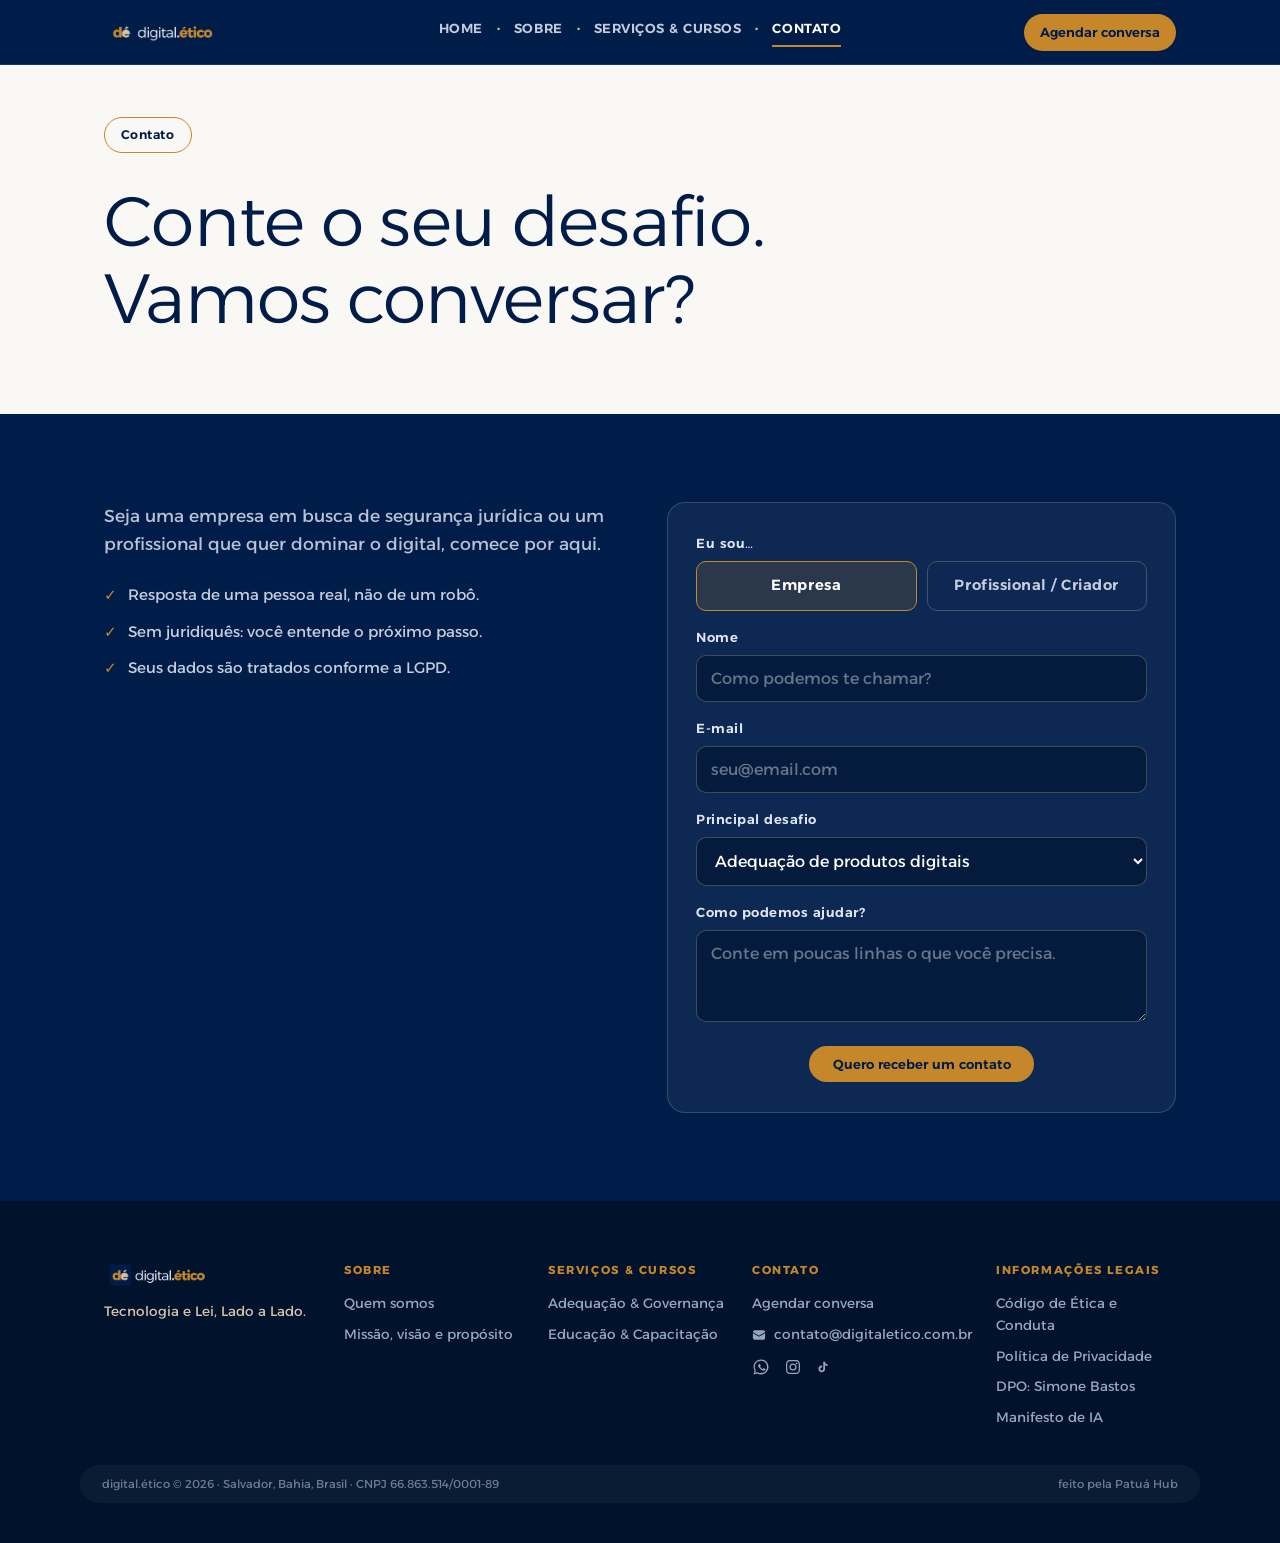
<file: contato.html>
<!DOCTYPE html>
<html lang="pt-BR">
<head>
<meta charset="UTF-8">
<meta name="viewport" content="width=device-width, initial-scale=1.0">
<title>Contato · digital.ético</title>
<link rel="preconnect" href="https://fonts.googleapis.com">
<link rel="preconnect" href="https://fonts.gstatic.com" crossorigin>
<link href="https://fonts.googleapis.com/css2?family=Alexandria:wght@300;400;500;600;700&display=swap" rel="stylesheet">
<link rel="stylesheet" href="css/style.css">
</head>
<body>

<!-- HEADER -->
<header>
  <div class="wrap nav">
    <a href="index.html" class="logo"><img src="img/logo-horizontal-navy.png" alt="digital.ético"></a>
    <nav class="nav-links">
      <a href="index.html">Home</a>
      <span class="nav-dot" aria-hidden="true">·</span>
      <a href="sobre.html">Sobre</a>
      <span class="nav-dot" aria-hidden="true">·</span>
      <a href="servicos-e-cursos.html">Serviços &amp; Cursos</a>
      <span class="nav-dot" aria-hidden="true">·</span>
      <a href="contato.html" class="active">Contato</a>
    </nav>
    <div class="nav-actions">
      <a href="#formulario" class="btn btn-gold nav-cta">Agendar conversa</a>
      <button class="nav-toggle" id="navToggle" aria-label="Abrir menu" aria-expanded="false" aria-controls="navMobile">
        <span></span><span></span><span></span>
      </button>
    </div>
  </div>
  <nav class="nav-mobile" id="navMobile">
    <a href="index.html">Home</a>
    <a href="sobre.html">Sobre</a>
    <a href="servicos-e-cursos.html">Serviços &amp; Cursos</a>
    <a href="contato.html" class="active">Contato</a>
    <a href="#formulario" class="btn btn-gold">Agendar conversa</a>
  </nav>
</header>

<!-- PAGE HERO -->
<section class="hero page-hero page-hero-light">
  <div class="wrap">
    <span class="tag-pill">Contato</span>
    <h1>Conte o seu desafio. Vamos conversar?</h1>
  </div>
</section>

<!-- CONTATO -->
<section class="sec dark" id="formulario">
  <div class="wrap contact-grid">
    <div class="reveal">
      <p class="lead" style="color:var(--color-text-inverse-muted)">Seja uma empresa em busca de segurança jurídica ou um profissional que quer dominar o digital, comece por aqui.</p>
      <div class="reassure">
        <div><span class="ck">✓</span> Resposta de uma pessoa real, não de um robô.</div>
        <div><span class="ck">✓</span> Sem juridiquês: você entende o próximo passo.</div>
        <div><span class="ck">✓</span> Seus dados são tratados conforme a LGPD.</div>
      </div>
     
    </div>

    <form id="leadForm" novalidate class="reveal">
      <div id="formFields">
        <div class="field">
          <label>Eu sou…</label>
          <div class="seg">
            <label><input type="radio" name="perfil" value="empresa" checked><span class="opt">Empresa</span></label>
            <label><input type="radio" name="perfil" value="profissional"><span class="opt">Profissional / Criador</span></label>
          </div>
        </div>
        <div class="field">
          <label for="nome">Nome</label>
          <input id="nome" name="nome" type="text" placeholder="Como podemos te chamar?">
        </div>
        <div class="field">
          <label for="email">E-mail</label>
          <input id="email" name="email" type="email" placeholder="seu@email.com">
        </div>
        <div class="field">
          <label for="desafio">Principal desafio</label>
          <select id="desafio" name="desafio">
            <option value="lgpd">Adequação de produtos digitais</option>
            <option value="privacidade">Programa de Privacidade para empresas</option>
            <option value="dpo">DPO as a Service</option>
            <option value="incidente">Resposta a Incidentes de Segurança da Informação</option>
            <option value="ia">Governança de IA</option>
            <option value="campanhas">Campanhas Promocionais</option>
            <option value="educacao">Educação Corporativa</option>
            <option value="outro">Outro</option>
          </select>
        </div>
        <div class="field">
          <label for="msg">Como podemos ajudar?</label>
          <textarea id="msg" name="msg" placeholder="Conte em poucas linhas o que você precisa."></textarea>
        </div>
        <button type="submit" class="btn btn-gold btn-half">Quero receber um contato</button>
      </div>
      <div class="form-ok" id="formOk">
        <div class="big">Recebido. Obrigada!</div>
        <p>Em breve alguém da digital.ético entra em contato pelo e-mail informado.</p>
      </div>
    </form>
  </div>
</section>

<!-- FOOTER -->
<footer>
  <div class="wrap foot-grid">
    <div>
      <div class="flogo"><img src="img/logo-horizontal-navy.png" alt="digital.ético"></div>
      <div class="tagline">Tecnologia e Lei, Lado a Lado.</div>
    </div>
    <div>
      <h5>Sobre</h5>
      <ul>
        <li><a href="sobre.html">Quem somos</a></li>
        <li><a href="sobre.html#missao">Missão, visão e propósito</a></li>
      </ul>
    </div>
    <div>
      <h5>Serviços &amp; Cursos</h5>
      <ul>
        <li><a href="servicos-e-cursos.html">Adequação &amp; Governança</a></li>
        <li><a href="servicos-e-cursos.html">Educação &amp; Capacitação</a></li>
      </ul>
    </div>
    <div>
      <h5>Contato</h5>
      <ul>
        <li><a href="#formulario">Agendar conversa</a></li>
        <li><a class="social-link" href="mailto:contato@digitaletico.com.br"><svg viewBox="0 0 24 24" fill="currentColor"><path d="M1.5 8.67v8.58a3 3 0 0 0 3 3h15a3 3 0 0 0 3-3V8.67l-8.928 5.493a3 3 0 0 1-3.144 0L1.5 8.67Z"/><path d="M22.5 6.908V6.75a3 3 0 0 0-3-3h-15a3 3 0 0 0-3 3v.158l9.714 5.978a1.5 1.5 0 0 0 1.572 0L22.5 6.908Z"/></svg> contato@digitaletico.com.br</a></li>
        <li class="social-row"><a class="social-link wa-icon" href="https://wa.me/5571983603284" target="_blank" rel="noopener" aria-label="WhatsApp"><svg viewBox="0 0 24 24" fill="currentColor"><path d="M17.507 14.307c-.24-.12-1.415-.698-1.634-.778-.219-.08-.378-.12-.538.12-.16.24-.617.778-.756.938-.14.16-.279.18-.518.06-.24-.12-1.012-.373-1.928-1.19-.712-.635-1.193-1.42-1.333-1.66-.14-.24-.015-.37.105-.49.108-.108.24-.28.36-.42.12-.14.16-.24.24-.4.08-.16.04-.3-.02-.42-.06-.12-.538-1.297-.738-1.777-.194-.466-.392-.403-.538-.41-.14-.007-.3-.008-.46-.008-.16 0-.42.06-.64.3-.22.24-.84.82-.84 2 0 1.18.86 2.32.98 2.48.12.16 1.7 2.6 4.12 3.65.576.248 1.024.396 1.374.507.577.183 1.102.157 1.517.095.463-.069 1.415-.578 1.615-1.136.2-.558.2-1.036.14-1.136-.06-.1-.219-.16-.459-.28z"/><path fill-rule="evenodd" clip-rule="evenodd" d="M12.05 2C6.55 2 2.1 6.44 2.1 11.9c0 1.86.5 3.6 1.37 5.1L2 22l5.13-1.34c1.45.79 3.1 1.24 4.87 1.24h.01c5.5 0 9.95-4.44 9.95-9.9C21.95 6.5 17.5 2.05 12.05 2zm0 18.12h-.01c-1.55 0-3.06-.42-4.36-1.2l-.31-.19-3.24 1.04 1.06-3.16-.2-.32a8.196 8.196 0 0 1-1.28-4.4c0-4.51 3.68-8.19 8.2-8.19 4.51 0 8.18 3.68 8.18 8.19 0 4.5-3.68 8.19-8.19 8.19v.04z"/></svg></a>
          <a class="social-link" href="https://instagram.com/digitaletico" target="_blank" rel="noopener" aria-label="Instagram"><svg viewBox="0 0 24 24" fill="currentColor"><path d="M12 2.16c3.2 0 3.58.01 4.85.07 1.17.05 1.8.25 2.23.41.56.22.96.48 1.38.9.42.42.68.82.9 1.38.16.42.36 1.06.41 2.23.06 1.27.07 1.65.07 4.85s-.01 3.58-.07 4.85c-.05 1.17-.25 1.8-.41 2.23-.22.56-.48.96-.9 1.38-.42.42-.82.68-1.38.9-.42.16-1.06.36-2.23.41-1.27.06-1.65.07-4.85.07s-3.58-.01-4.85-.07c-1.17-.05-1.8-.25-2.23-.41-.56-.22-.96-.48-1.38-.9-.42-.42-.68-.82-.9-1.38-.16-.42-.36-1.06-.41-2.23-.06-1.27-.07-1.65-.07-4.85s.01-3.58.07-4.85c.05-1.17.25-1.8.41-2.23.22-.56.48-.96.9-1.38.42-.42.82-.68 1.38-.9.42-.16 1.06-.36 2.23-.41 1.27-.06 1.65-.07 4.85-.07M12 0C8.74 0 8.33.01 7.05.07 5.78.13 4.9.33 4.14.63c-.79.31-1.46.72-2.13 1.39-.67.67-1.08 1.34-1.39 2.13-.3.76-.5 1.64-.56 2.91C.01 8.34 0 8.75 0 12s.01 3.66.07 4.94c.06 1.27.26 2.15.56 2.91.31.79.72 1.46 1.39 2.13.67.67 1.34 1.08 2.13 1.39.76.3 1.64.5 2.91.56C8.34 23.99 8.75 24 12 24s3.66-.01 4.94-.07c1.27-.06 2.15-.26 2.91-.56.79-.31 1.46-.72 2.13-1.39.67-.67 1.08-1.34 1.39-2.13.3-.76.5-1.64.56-2.91.06-1.28.07-1.69.07-4.94s-.01-3.66-.07-4.94c-.06-1.27-.26-2.15-.56-2.91-.31-.79-.72-1.46-1.39-2.13-.67-.67-1.34-1.08-2.13-1.39-.76-.3-1.64-.5-2.91-.56C15.66.01 15.25 0 12 0zm0 5.84a6.16 6.16 0 1 0 0 12.32 6.16 6.16 0 0 0 0-12.32zM12 16a4 4 0 1 1 0-8 4 4 0 0 1 0 8zm6.41-11.85a1.44 1.44 0 1 0 0 2.88 1.44 1.44 0 0 0 0-2.88z"/></svg></a>
          <a class="social-link" href="https://www.tiktok.com/@digital.etico" target="_blank" rel="noopener" aria-label="TikTok"><svg viewBox="0 0 24 24" fill="currentColor"><path d="M16.6 5.82s.51.5 0 0A4.278 4.278 0 0 1 15.54 3h-3.09v12.4a2.592 2.592 0 0 1-2.59 2.5c-1.42 0-2.6-1.16-2.6-2.6 0-1.72 1.66-3.02 3.37-2.48V9.66c-3.45-.46-6.47 2.22-6.47 5.64 0 3.33 2.76 5.7 5.69 5.7 3.14 0 5.69-2.55 5.69-5.7V9.01a7.35 7.35 0 0 0 4.3 1.38V7.3s-1.88.09-3.24-1.48z"/></svg></a></li>
      </ul>
    </div>
    <div>
      <h5>Informações legais</h5>
      <ul>
        <li><a href="documentos/codigo-de-etica.html">Código de Ética e Conduta</a></li>
        <li><a href="documentos/politica-de-privacidade.html">Política de Privacidade</a></li>
        <li><a href="mailto:contato@digitaletico.com.br">DPO: Simone Bastos</a></li>
        <li><a href="documentos/manifesto-ia.html">Manifesto de IA</a></li>
      </ul>
    </div>
  </div>
  <div class="wrap foot-bottom">
    <span>digital.ético © 2026 · Salvador, Bahia, Brasil · CNPJ 66.863.514/0001-89</span>
    <span class="foot-credit">feito pela <a href="https://www.patuahub.com.br" target="_blank" rel="noopener">Patuá Hub</a></span>
  </div>
</footer>

<script src="js/main.js"></script>
</body>
</html>
</file>
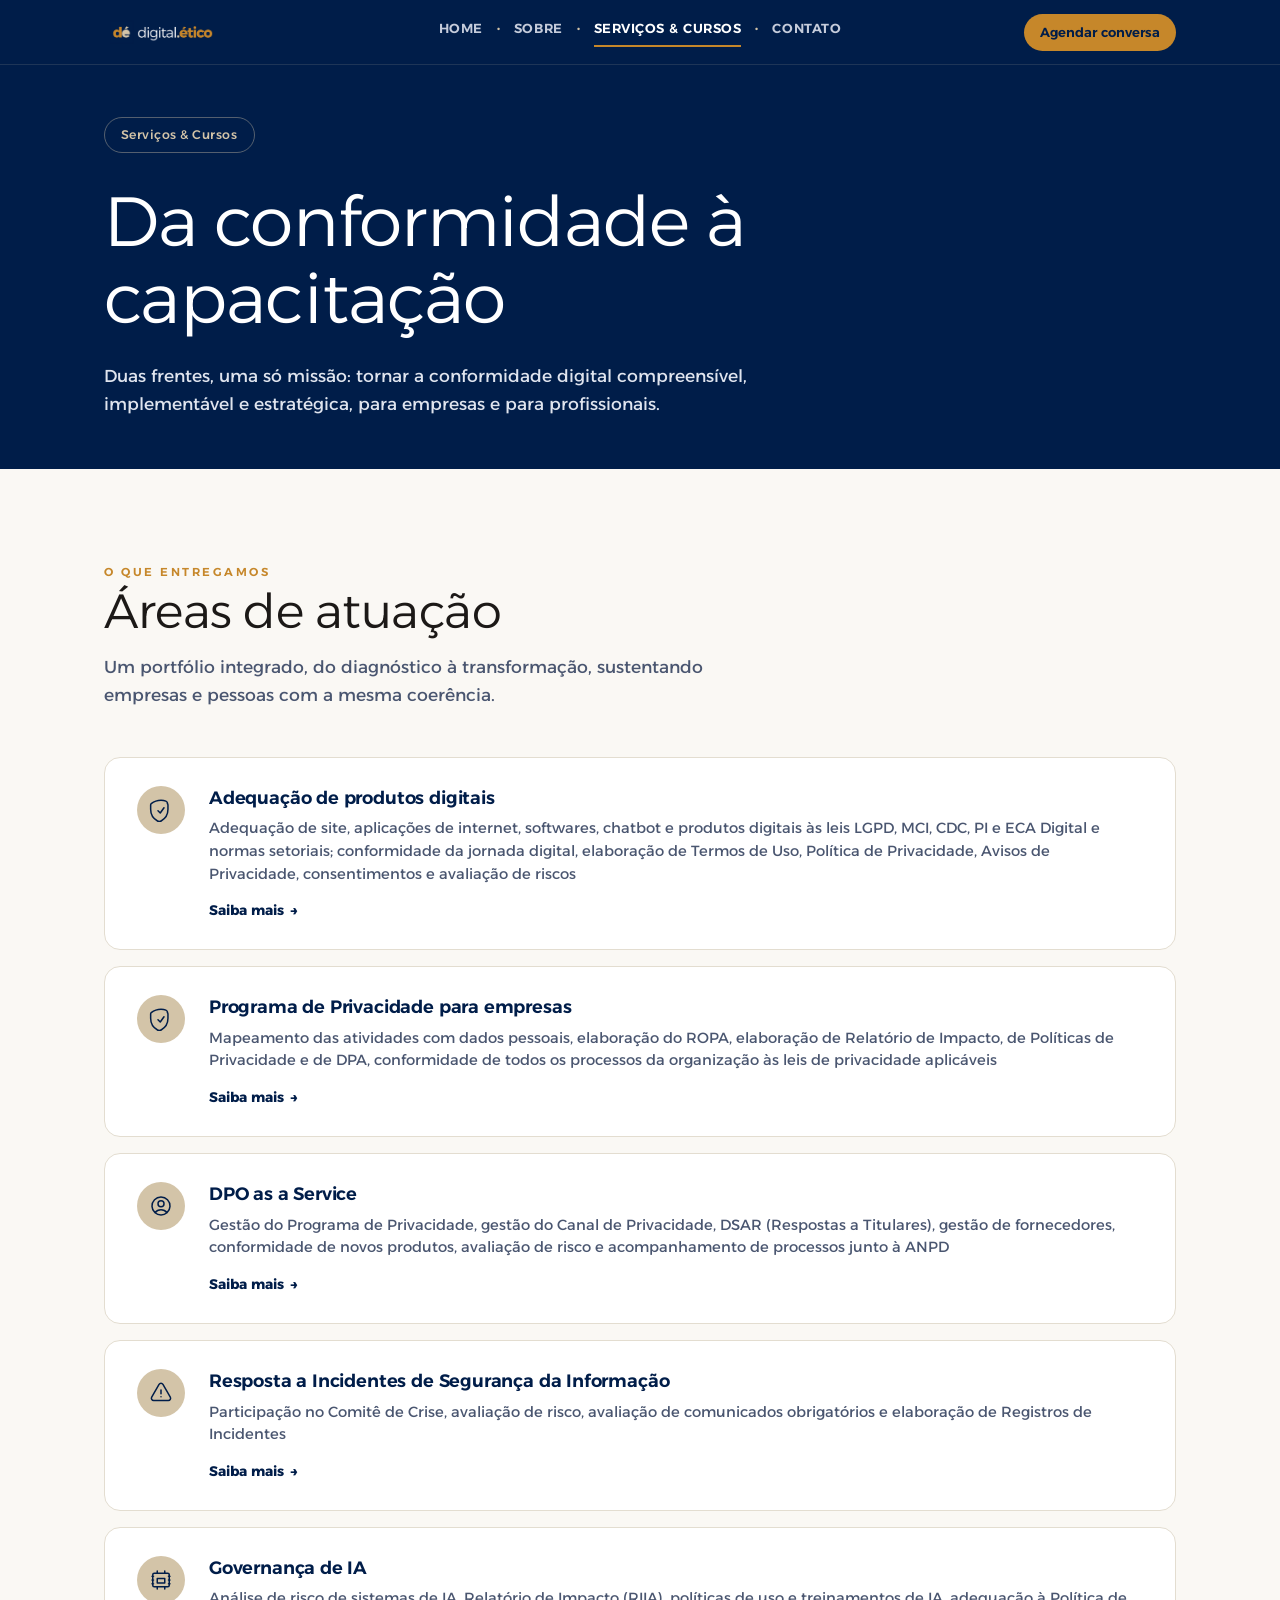
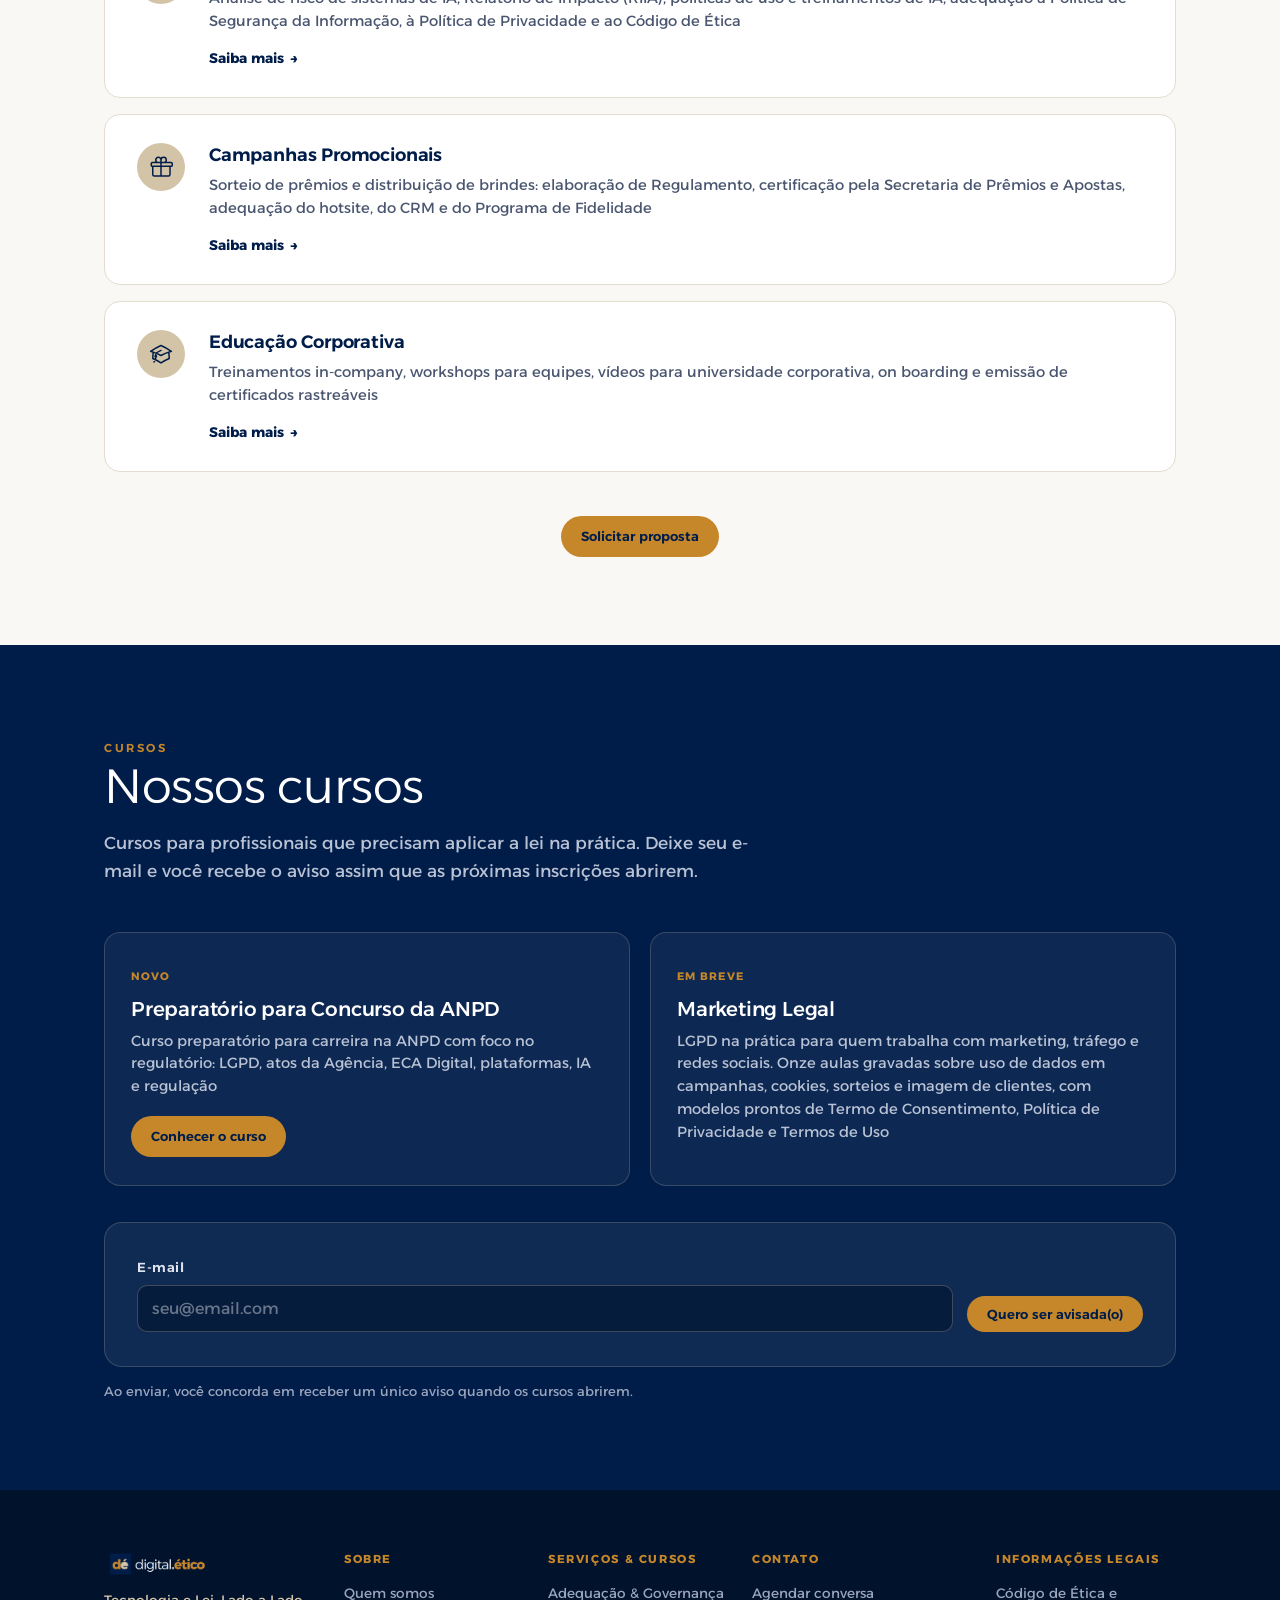
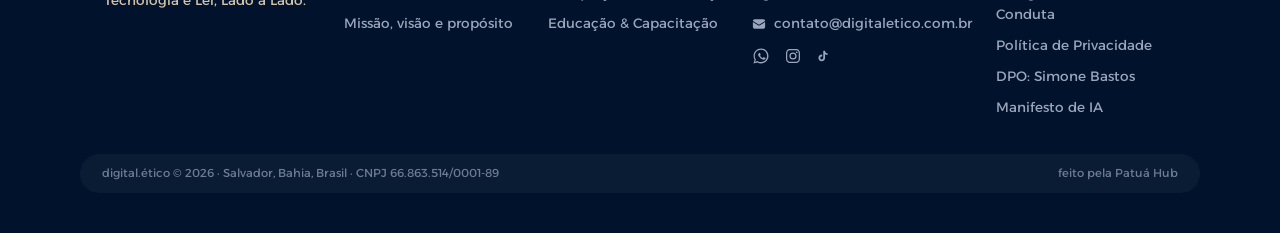
<file: servicos-e-cursos.html>
<!DOCTYPE html>
<html lang="pt-BR">
<head>
<meta charset="UTF-8">
<meta name="viewport" content="width=device-width, initial-scale=1.0">
<title>Serviços &amp; Cursos · digital.ético</title>
<link rel="preconnect" href="https://fonts.googleapis.com">
<link rel="preconnect" href="https://fonts.gstatic.com" crossorigin>
<link href="https://fonts.googleapis.com/css2?family=Alexandria:wght@300;400;500;600;700&display=swap" rel="stylesheet">
<link rel="stylesheet" href="css/style.css">
</head>
<body>

<!-- HEADER -->
<header>
  <div class="wrap nav">
    <a href="index.html" class="logo"><img src="img/logo-horizontal-navy.png" alt="digital.ético"></a>
    <nav class="nav-links">
      <a href="index.html">Home</a>
      <span class="nav-dot" aria-hidden="true">·</span>
      <a href="sobre.html">Sobre</a>
      <span class="nav-dot" aria-hidden="true">·</span>
      <a href="servicos-e-cursos.html" class="active">Serviços &amp; Cursos</a>
      <span class="nav-dot" aria-hidden="true">·</span>
      <a href="contato.html">Contato</a>
    </nav>
    <div class="nav-actions">
      <a href="contato.html" class="btn btn-gold nav-cta">Agendar conversa</a>
      <button class="nav-toggle" id="navToggle" aria-label="Abrir menu" aria-expanded="false" aria-controls="navMobile">
        <span></span><span></span><span></span>
      </button>
    </div>
  </div>
  <nav class="nav-mobile" id="navMobile">
    <a href="index.html">Home</a>
    <a href="sobre.html">Sobre</a>
    <a href="servicos-e-cursos.html" class="active">Serviços &amp; Cursos</a>
    <a href="contato.html">Contato</a>
    <a href="contato.html" class="btn btn-gold">Agendar conversa</a>
  </nav>
</header>

<!-- PAGE HERO -->
<section class="hero page-hero">
  <div class="wrap">
    <span class="tag-pill">Serviços &amp; Cursos</span>
    <h1>Da conformidade à capacitação</h1>
    <p class="lead">Duas frentes, uma só missão: tornar a conformidade digital compreensível, implementável e estratégica, para empresas e para profissionais.</p>
  </div>
</section>

<!-- ÁREAS DE ATUAÇÃO -->
<section class="sec cream" id="servicos">
  <div class="wrap">
    <div class="sec-head reveal">
      <span class="eyebrow">O que entregamos</span>
      <h2>Áreas de atuação</h2>
      <p class="lead">Um portfólio integrado, do diagnóstico à transformação, sustentando empresas e pessoas com a mesma coerência.</p>
    </div>

    <div class="areas-grid reveal">

      <div class="area-card">
        <span class="area-icon" aria-hidden="true">
          <svg xmlns="http://www.w3.org/2000/svg" fill="none" viewBox="0 0 24 24" stroke-width="1.5" stroke="currentColor"><path stroke-linecap="round" stroke-linejoin="round" d="M9 12.75 11.25 15 15 9.75M12 2.25c-3.694 0-7.066 1.273-9.75 3.444a1.5 1.5 0 0 0-.6 1.198v4.366c0 4.943 2.747 9.434 6.852 11.722a3.75 3.75 0 0 0 3.6 0c4.105-2.289 6.852-6.779 6.852-11.722V6.892a1.5 1.5 0 0 0-.6-1.198C19.066 3.523 15.694 2.25 12 2.25Z" /></svg>
        </span>
        <div class="area-body">
          <h3>Adequação de produtos digitais</h3>
          <p>Adequação de site, aplicações de internet, softwares, chatbot e produtos digitais às leis LGPD, MCI, CDC, PI e ECA Digital e normas setoriais; conformidade da jornada digital, elaboração de Termos de Uso, Política de Privacidade, Avisos de Privacidade, consentimentos e avaliação de riscos</p>
          <a href="contato.html?perfil=empresa&amp;desafio=lgpd" class="area-link" data-perfil="empresa">Saiba mais <span aria-hidden="true">→</span></a>
        </div>
      </div>

      <div class="area-card">
        <span class="area-icon" aria-hidden="true">
          <svg xmlns="http://www.w3.org/2000/svg" fill="none" viewBox="0 0 24 24" stroke-width="1.5" stroke="currentColor"><path stroke-linecap="round" stroke-linejoin="round" d="M9 12.75 11.25 15 15 9.75M12 2.25c-3.694 0-7.066 1.273-9.75 3.444a1.5 1.5 0 0 0-.6 1.198v4.366c0 4.943 2.747 9.434 6.852 11.722a3.75 3.75 0 0 0 3.6 0c4.105-2.289 6.852-6.779 6.852-11.722V6.892a1.5 1.5 0 0 0-.6-1.198C19.066 3.523 15.694 2.25 12 2.25Z" /></svg>
        </span>
        <div class="area-body">
          <h3>Programa de Privacidade para empresas</h3>
          <p>Mapeamento das atividades com dados pessoais, elaboração do ROPA, elaboração de Relatório de Impacto, de Políticas de Privacidade e de DPA, conformidade de todos os processos da organização às leis de privacidade aplicáveis</p>
          <a href="contato.html?perfil=empresa&amp;desafio=privacidade" class="area-link" data-perfil="empresa">Saiba mais <span aria-hidden="true">→</span></a>
        </div>
      </div>

      <div class="area-card">
        <span class="area-icon" aria-hidden="true">
          <svg xmlns="http://www.w3.org/2000/svg" fill="none" viewBox="0 0 24 24" stroke-width="1.5" stroke="currentColor"><path stroke-linecap="round" stroke-linejoin="round" d="M17.982 18.725A7.488 7.488 0 0 0 12 15.75a7.488 7.488 0 0 0-5.982 2.975m11.963 0a9 9 0 1 0-11.963 0m11.963 0A8.966 8.966 0 0 1 12 21a8.966 8.966 0 0 1-5.982-2.275M15 9.75a3 3 0 1 1-6 0 3 3 0 0 1 6 0Z" /></svg>
        </span>
        <div class="area-body">
          <h3>DPO as a Service</h3>
          <p>Gestão do Programa de Privacidade, gestão do Canal de Privacidade, DSAR (Respostas a Titulares), gestão de fornecedores, conformidade de novos produtos, avaliação de risco e acompanhamento de processos junto à ANPD</p>
          <a href="contato.html?perfil=empresa&amp;desafio=dpo" class="area-link" data-perfil="empresa">Saiba mais <span aria-hidden="true">→</span></a>
        </div>
      </div>

      <div class="area-card">
        <span class="area-icon" aria-hidden="true">
          <svg xmlns="http://www.w3.org/2000/svg" fill="none" viewBox="0 0 24 24" stroke-width="1.5" stroke="currentColor"><path stroke-linecap="round" stroke-linejoin="round" d="M12 9v3.75m-9.303 3.376c-.866 1.5.217 3.374 1.948 3.374h14.71c1.73 0 2.813-1.874 1.948-3.374L13.949 3.378c-.866-1.5-3.032-1.5-3.898 0L2.697 16.126ZM12 15.75h.007v.008H12v-.008Z" /></svg>
        </span>
        <div class="area-body">
          <h3>Resposta a Incidentes de Segurança da Informação</h3>
          <p>Participação no Comitê de Crise, avaliação de risco, avaliação de comunicados obrigatórios e elaboração de Registros de Incidentes</p>
          <a href="contato.html?perfil=empresa&amp;desafio=incidente" class="area-link" data-perfil="empresa">Saiba mais <span aria-hidden="true">→</span></a>
        </div>
      </div>

      <div class="area-card">
        <span class="area-icon" aria-hidden="true">
          <svg xmlns="http://www.w3.org/2000/svg" fill="none" viewBox="0 0 24 24" stroke-width="1.5" stroke="currentColor"><path stroke-linecap="round" stroke-linejoin="round" d="M8.25 3v1.5M15.75 3v1.5M8.25 19.5V21M15.75 19.5V21M3 8.25h1.5M3 12h1.5M3 15.75h1.5M19.5 8.25H21M19.5 12H21M19.5 15.75H21M5.25 5.25h13.5a1.5 1.5 0 0 1 1.5 1.5v10.5a1.5 1.5 0 0 1-1.5 1.5H5.25a1.5 1.5 0 0 1-1.5-1.5V6.75a1.5 1.5 0 0 1 1.5-1.5Zm3 5.25h7.5v4.5h-7.5V10.5Z" /></svg>
        </span>
        <div class="area-body">
          <h3>Governança de IA</h3>
          <p>Análise de risco de sistemas de IA, Relatório de Impacto (RIIA), políticas de uso e treinamentos de IA, adequação à Política de Segurança da Informação, à Política de Privacidade e ao Código de Ética</p>
          <a href="contato.html?perfil=empresa&amp;desafio=ia" class="area-link" data-perfil="empresa">Saiba mais <span aria-hidden="true">→</span></a>
        </div>
      </div>

      <div class="area-card">
        <span class="area-icon" aria-hidden="true">
          <svg xmlns="http://www.w3.org/2000/svg" fill="none" viewBox="0 0 24 24" stroke-width="1.5" stroke="currentColor"><path stroke-linecap="round" stroke-linejoin="round" d="M21 11.25v8.25a1.5 1.5 0 0 1-1.5 1.5H5.25a1.5 1.5 0 0 1-1.5-1.5v-8.25M12 4.875A2.625 2.625 0 1 0 9.375 7.5H12m0-2.625V7.5m0-2.625A2.625 2.625 0 1 1 14.625 7.5H12m0 0V21m-8.625-9.75h18.75c.621 0 1.125-.504 1.125-1.125v-1.5c0-.621-.504-1.125-1.125-1.125H3.375c-.621 0-1.125.504-1.125 1.125v1.5c0 .621.504 1.125 1.125 1.125Z" /></svg>
        </span>
        <div class="area-body">
          <h3>Campanhas Promocionais</h3>
          <p>Sorteio de prêmios e distribuição de brindes: elaboração de Regulamento, certificação pela Secretaria de Prêmios e Apostas, adequação do hotsite, do CRM e do Programa de Fidelidade</p>
          <a href="contato.html?perfil=empresa&amp;desafio=campanhas" class="area-link" data-perfil="empresa">Saiba mais <span aria-hidden="true">→</span></a>
        </div>
      </div>

      <div class="area-card">
        <span class="area-icon" aria-hidden="true">
          <svg xmlns="http://www.w3.org/2000/svg" fill="none" viewBox="0 0 24 24" stroke-width="1.5" stroke="currentColor"><path stroke-linecap="round" stroke-linejoin="round" d="M4.26 10.147a60.438 60.438 0 0 0-.491 6.347A48.62 48.62 0 0 1 12 20.904a48.62 48.62 0 0 1 8.232-4.41 60.46 60.46 0 0 0-.491-6.347m-15.482 0a50.636 50.636 0 0 0-2.658-.813A59.906 59.906 0 0 1 12 3.493a59.903 59.903 0 0 1 10.399 5.84c-.896.248-1.783.52-2.658.814m-15.482 0A50.717 50.717 0 0 1 12 13.489a50.702 50.702 0 0 1 7.74-3.342M6.75 15a.75.75 0 1 0 0-1.5.75.75 0 0 0 0 1.5Zm0 0v-3.675A55.378 55.378 0 0 1 12 8.443m-7.007 11.55A5.981 5.981 0 0 0 6.75 15.75v-1.5" /></svg>
        </span>
        <div class="area-body">
          <h3>Educação Corporativa</h3>
          <p>Treinamentos in-company, workshops para equipes, vídeos para universidade corporativa, on boarding e emissão de certificados rastreáveis</p>
          <a href="contato.html?perfil=empresa&amp;desafio=educacao" class="area-link" data-perfil="empresa">Saiba mais <span aria-hidden="true">→</span></a>
        </div>
      </div>

    </div>

    <div class="areas-cta reveal">
      <a href="contato.html?perfil=empresa" class="btn btn-gold">Solicitar proposta</a>
    </div>
  </div>
</section>

<!-- LISTA DE ESPERA DE CURSOS -->
<section class="sec dark" id="cursos">
  <div class="wrap">
    <div class="sec-head reveal">
      <span class="eyebrow">Cursos</span>
      <h2>Nossos cursos</h2>
      <p class="lead" style="color:var(--color-text-inverse-muted)">Cursos para profissionais que precisam aplicar a lei na prática. Deixe seu e-mail e você recebe o aviso assim que as próximas inscrições abrirem.</p>
    </div>

    <div class="courses-grid reveal">
      <div class="course-card">
        <span class="course-tag">Novo</span>
        <h3>Preparatório para Concurso da ANPD</h3>
        <p>Curso preparatório para carreira na ANPD com foco no regulatório: LGPD, atos da Agência, ECA Digital, plataformas, IA e regulação</p>
        <a href="preparatorio-anpd/index.html" class="btn btn-gold" style="margin-top:18px">Conhecer o curso</a>
      </div>
      <div class="course-card">
        <span class="course-tag">Em breve</span>
        <h3>Marketing Legal</h3>
        <p>LGPD na prática para quem trabalha com marketing, tráfego e redes sociais. Onze aulas gravadas sobre uso de dados em campanhas, cookies, sorteios e imagem de clientes, com modelos prontos de Termo de Consentimento, Política de Privacidade e Termos de Uso</p>
      </div>
    </div>

    <form class="waitlist reveal" novalidate>
      <div class="field">
        <label for="waitlist-email">E-mail</label>
        <input id="waitlist-email" name="email" type="email" placeholder="seu@email.com">
      </div>
      <button type="submit" class="btn btn-gold">Quero ser avisada(o)</button>
    </form>
    <p class="waitlist-note">Ao enviar, você concorda em receber um único aviso quando os cursos abrirem.</p>
  </div>
</section>

<!-- FOOTER -->
<footer>
  <div class="wrap foot-grid">
    <div>
      <div class="flogo"><img src="img/logo-horizontal-navy.png" alt="digital.ético"></div>
      <div class="tagline">Tecnologia e Lei, Lado a Lado.</div>
    </div>
    <div>
      <h5>Sobre</h5>
      <ul>
        <li><a href="sobre.html">Quem somos</a></li>
        <li><a href="sobre.html#missao">Missão, visão e propósito</a></li>
      </ul>
    </div>
    <div>
      <h5>Serviços &amp; Cursos</h5>
      <ul>
        <li><a href="servicos-e-cursos.html">Adequação &amp; Governança</a></li>
        <li><a href="servicos-e-cursos.html">Educação &amp; Capacitação</a></li>
      </ul>
    </div>
    <div>
      <h5>Contato</h5>
      <ul>
        <li><a href="contato.html">Agendar conversa</a></li>
        <li><a class="social-link" href="mailto:contato@digitaletico.com.br"><svg viewBox="0 0 24 24" fill="currentColor"><path d="M1.5 8.67v8.58a3 3 0 0 0 3 3h15a3 3 0 0 0 3-3V8.67l-8.928 5.493a3 3 0 0 1-3.144 0L1.5 8.67Z"/><path d="M22.5 6.908V6.75a3 3 0 0 0-3-3h-15a3 3 0 0 0-3 3v.158l9.714 5.978a1.5 1.5 0 0 0 1.572 0L22.5 6.908Z"/></svg> contato@digitaletico.com.br</a></li>
        <li class="social-row"><a class="social-link wa-icon" href="https://wa.me/5571983603284" target="_blank" rel="noopener" aria-label="WhatsApp"><svg viewBox="0 0 24 24" fill="currentColor"><path d="M17.507 14.307c-.24-.12-1.415-.698-1.634-.778-.219-.08-.378-.12-.538.12-.16.24-.617.778-.756.938-.14.16-.279.18-.518.06-.24-.12-1.012-.373-1.928-1.19-.712-.635-1.193-1.42-1.333-1.66-.14-.24-.015-.37.105-.49.108-.108.24-.28.36-.42.12-.14.16-.24.24-.4.08-.16.04-.3-.02-.42-.06-.12-.538-1.297-.738-1.777-.194-.466-.392-.403-.538-.41-.14-.007-.3-.008-.46-.008-.16 0-.42.06-.64.3-.22.24-.84.82-.84 2 0 1.18.86 2.32.98 2.48.12.16 1.7 2.6 4.12 3.65.576.248 1.024.396 1.374.507.577.183 1.102.157 1.517.095.463-.069 1.415-.578 1.615-1.136.2-.558.2-1.036.14-1.136-.06-.1-.219-.16-.459-.28z"/><path fill-rule="evenodd" clip-rule="evenodd" d="M12.05 2C6.55 2 2.1 6.44 2.1 11.9c0 1.86.5 3.6 1.37 5.1L2 22l5.13-1.34c1.45.79 3.1 1.24 4.87 1.24h.01c5.5 0 9.95-4.44 9.95-9.9C21.95 6.5 17.5 2.05 12.05 2zm0 18.12h-.01c-1.55 0-3.06-.42-4.36-1.2l-.31-.19-3.24 1.04 1.06-3.16-.2-.32a8.196 8.196 0 0 1-1.28-4.4c0-4.51 3.68-8.19 8.2-8.19 4.51 0 8.18 3.68 8.18 8.19 0 4.5-3.68 8.19-8.19 8.19v.04z"/></svg></a>
          <a class="social-link" href="https://instagram.com/digitaletico" target="_blank" rel="noopener" aria-label="Instagram"><svg viewBox="0 0 24 24" fill="currentColor"><path d="M12 2.16c3.2 0 3.58.01 4.85.07 1.17.05 1.8.25 2.23.41.56.22.96.48 1.38.9.42.42.68.82.9 1.38.16.42.36 1.06.41 2.23.06 1.27.07 1.65.07 4.85s-.01 3.58-.07 4.85c-.05 1.17-.25 1.8-.41 2.23-.22.56-.48.96-.9 1.38-.42.42-.82.68-1.38.9-.42.16-1.06.36-2.23.41-1.27.06-1.65.07-4.85.07s-3.58-.01-4.85-.07c-1.17-.05-1.8-.25-2.23-.41-.56-.22-.96-.48-1.38-.9-.42-.42-.68-.82-.9-1.38-.16-.42-.36-1.06-.41-2.23-.06-1.27-.07-1.65-.07-4.85s.01-3.58.07-4.85c.05-1.17.25-1.8.41-2.23.22-.56.48-.96.9-1.38.42-.42.82-.68 1.38-.9.42-.16 1.06-.36 2.23-.41 1.27-.06 1.65-.07 4.85-.07M12 0C8.74 0 8.33.01 7.05.07 5.78.13 4.9.33 4.14.63c-.79.31-1.46.72-2.13 1.39-.67.67-1.08 1.34-1.39 2.13-.3.76-.5 1.64-.56 2.91C.01 8.34 0 8.75 0 12s.01 3.66.07 4.94c.06 1.27.26 2.15.56 2.91.31.79.72 1.46 1.39 2.13.67.67 1.34 1.08 2.13 1.39.76.3 1.64.5 2.91.56C8.34 23.99 8.75 24 12 24s3.66-.01 4.94-.07c1.27-.06 2.15-.26 2.91-.56.79-.31 1.46-.72 2.13-1.39.67-.67 1.08-1.34 1.39-2.13.3-.76.5-1.64.56-2.91.06-1.28.07-1.69.07-4.94s-.01-3.66-.07-4.94c-.06-1.27-.26-2.15-.56-2.91-.31-.79-.72-1.46-1.39-2.13-.67-.67-1.34-1.08-2.13-1.39-.76-.3-1.64-.5-2.91-.56C15.66.01 15.25 0 12 0zm0 5.84a6.16 6.16 0 1 0 0 12.32 6.16 6.16 0 0 0 0-12.32zM12 16a4 4 0 1 1 0-8 4 4 0 0 1 0 8zm6.41-11.85a1.44 1.44 0 1 0 0 2.88 1.44 1.44 0 0 0 0-2.88z"/></svg></a>
          <a class="social-link" href="https://www.tiktok.com/@digital.etico" target="_blank" rel="noopener" aria-label="TikTok"><svg viewBox="0 0 24 24" fill="currentColor"><path d="M16.6 5.82s.51.5 0 0A4.278 4.278 0 0 1 15.54 3h-3.09v12.4a2.592 2.592 0 0 1-2.59 2.5c-1.42 0-2.6-1.16-2.6-2.6 0-1.72 1.66-3.02 3.37-2.48V9.66c-3.45-.46-6.47 2.22-6.47 5.64 0 3.33 2.76 5.7 5.69 5.7 3.14 0 5.69-2.55 5.69-5.7V9.01a7.35 7.35 0 0 0 4.3 1.38V7.3s-1.88.09-3.24-1.48z"/></svg></a></li>
      </ul>
    </div>
    <div>
      <h5>Informações legais</h5>
      <ul>
        <li><a href="documentos/codigo-de-etica.html">Código de Ética e Conduta</a></li>
        <li><a href="documentos/politica-de-privacidade.html">Política de Privacidade</a></li>
        <li><a href="mailto:contato@digitaletico.com.br">DPO: Simone Bastos</a></li>
        <li><a href="documentos/manifesto-ia.html">Manifesto de IA</a></li>
      </ul>
    </div>
  </div>
  <div class="wrap foot-bottom">
    <span>digital.ético © 2026 · Salvador, Bahia, Brasil · CNPJ 66.863.514/0001-89</span>
    <span class="foot-credit">feito pela <a href="https://www.patuahub.com.br" target="_blank" rel="noopener">Patuá Hub</a></span>
  </div>
</footer>

<script src="js/main.js"></script>
</body>
</html>
</file>
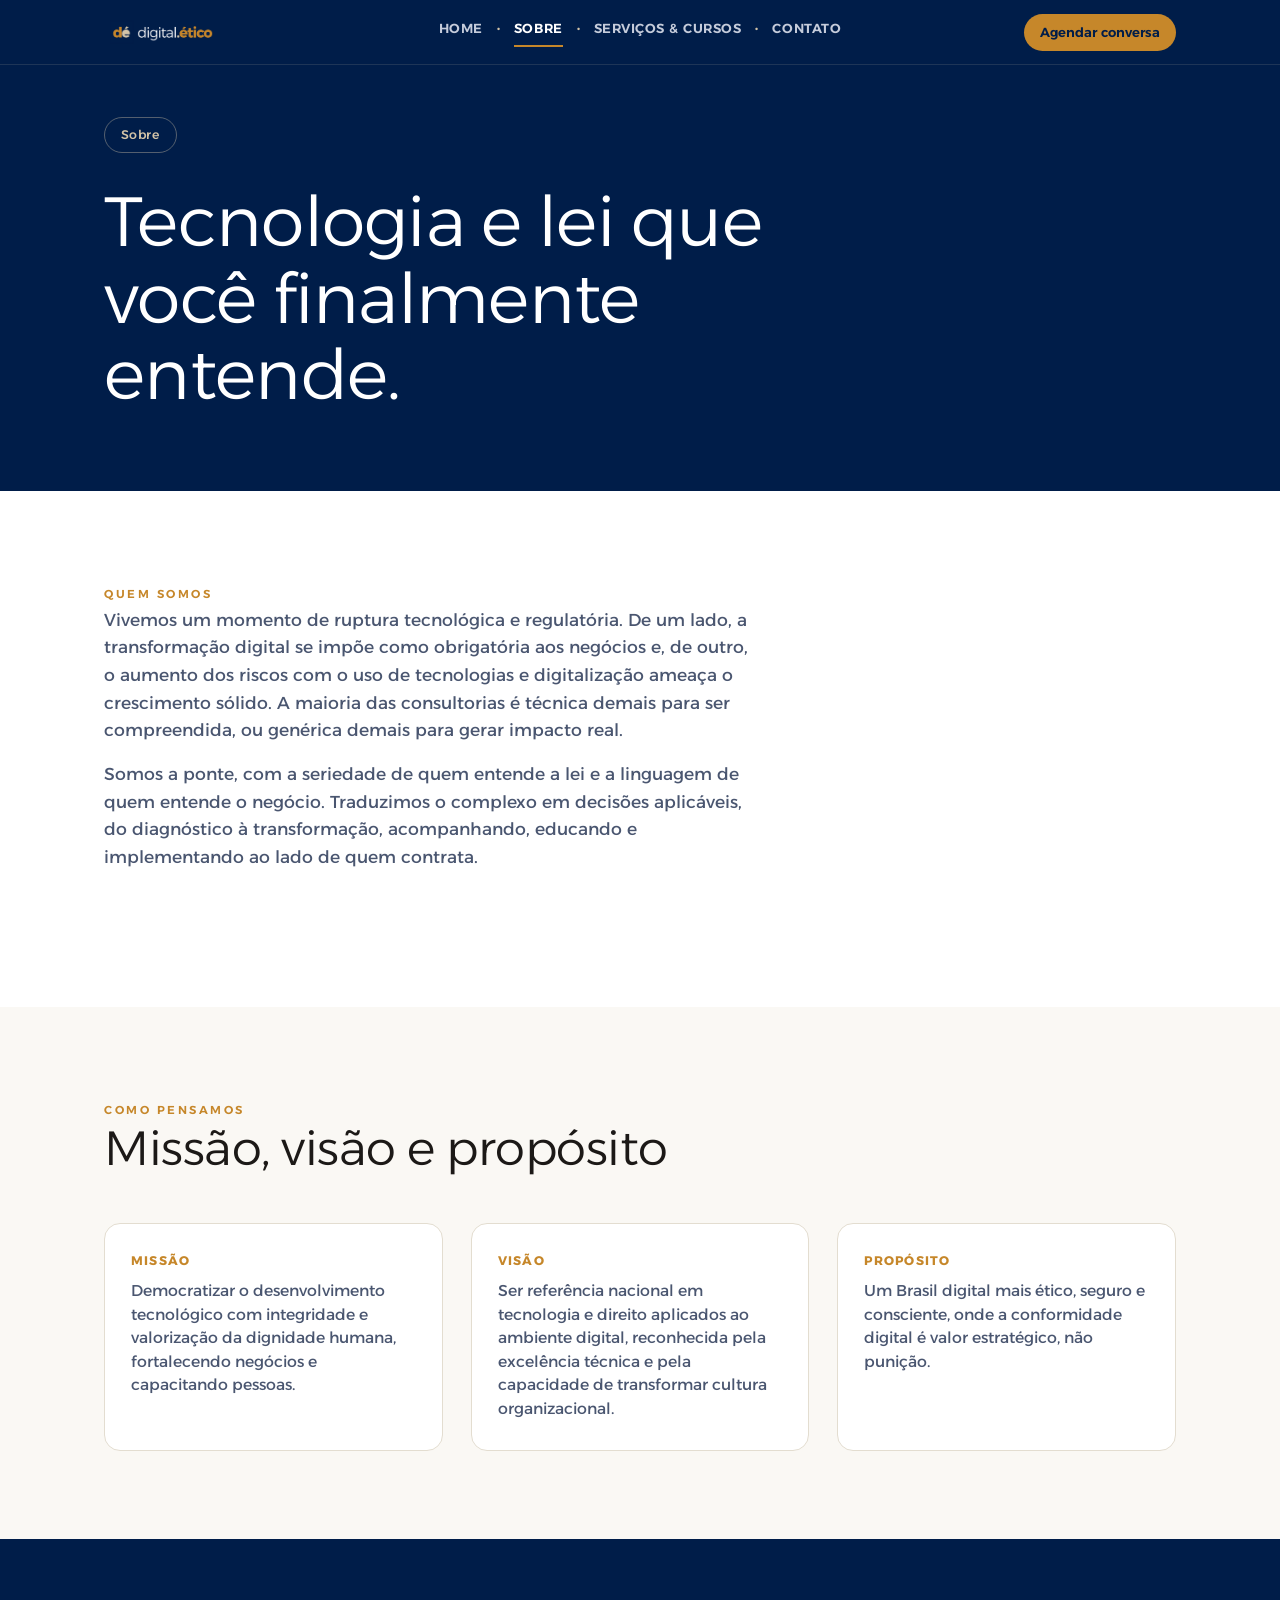
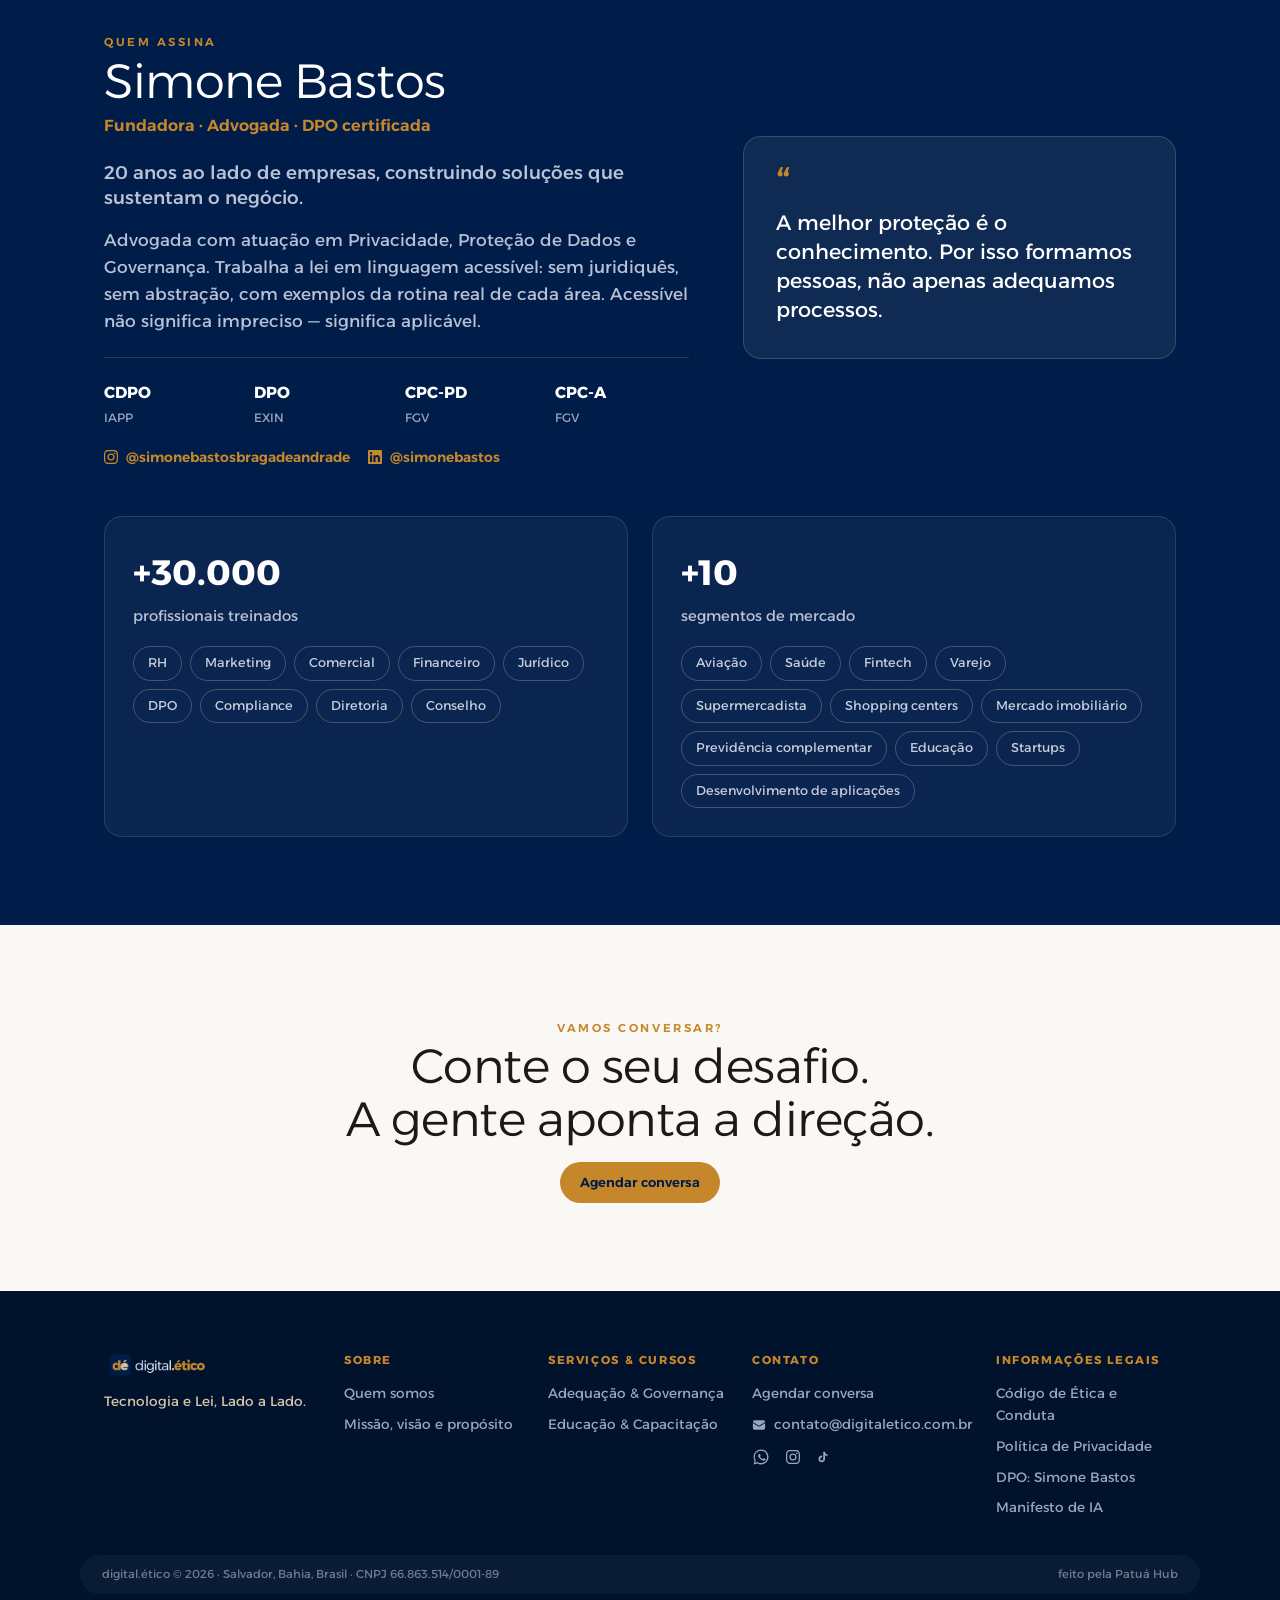
<file: sobre.html>
<!DOCTYPE html>
<html lang="pt-BR">
<head>
<meta charset="UTF-8">
<meta name="viewport" content="width=device-width, initial-scale=1.0">
<title>Sobre · digital.ético</title>
<link rel="preconnect" href="https://fonts.googleapis.com">
<link rel="preconnect" href="https://fonts.gstatic.com" crossorigin>
<link href="https://fonts.googleapis.com/css2?family=Alexandria:wght@300;400;500;600;700&display=swap" rel="stylesheet">
<link rel="stylesheet" href="css/style.css">
</head>
<body>

<!-- HEADER -->
<header>
  <div class="wrap nav">
    <a href="index.html" class="logo"><img src="img/logo-horizontal-navy.png" alt="digital.ético"></a>
    <nav class="nav-links">
      <a href="index.html">Home</a>
      <span class="nav-dot" aria-hidden="true">·</span>
      <a href="sobre.html" class="active">Sobre</a>
      <span class="nav-dot" aria-hidden="true">·</span>
      <a href="servicos-e-cursos.html">Serviços &amp; Cursos</a>
      <span class="nav-dot" aria-hidden="true">·</span>
      <a href="contato.html">Contato</a>
    </nav>
    <div class="nav-actions">
      <a href="contato.html" class="btn btn-gold nav-cta">Agendar conversa</a>
      <button class="nav-toggle" id="navToggle" aria-label="Abrir menu" aria-expanded="false" aria-controls="navMobile">
        <span></span><span></span><span></span>
      </button>
    </div>
  </div>
  <nav class="nav-mobile" id="navMobile">
    <a href="index.html">Home</a>
    <a href="sobre.html" class="active">Sobre</a>
    <a href="servicos-e-cursos.html">Serviços &amp; Cursos</a>
    <a href="contato.html">Contato</a>
    <a href="contato.html" class="btn btn-gold">Agendar conversa</a>
  </nav>
</header>

<!-- PAGE HERO -->
<section class="hero page-hero">
  <div class="wrap">
    <span class="tag-pill">Sobre</span>
    <h1>Tecnologia e lei que você finalmente entende. </h1>
  </div>
</section>

<!-- QUEM SOMOS -->
<section class="sec white">
  <div class="wrap">
    <div class="sec-head reveal">
      <span class="eyebrow">Quem somos</span>
      <p class="lead">Vivemos um momento de ruptura tecnológica e regulatória. De um lado, a transformação digital se impõe como obrigatória aos negócios e, de outro, o aumento dos riscos com o uso de tecnologias e digitalização ameaça o crescimento sólido. A maioria das consultorias é técnica demais para ser compreendida, ou genérica demais para gerar impacto real.</p>
      <p class="lead" style="margin-top:16px">Somos a ponte, com a seriedade de quem entende a lei e a linguagem de quem entende o negócio. Traduzimos o complexo em decisões aplicáveis, do diagnóstico à transformação, acompanhando, educando e implementando ao lado de quem contrata.</p>
    </div>
  </div>
</section>

<!-- MISSÃO · VISÃO · PROPÓSITO -->
<section class="sec cream" id="missao">
  <div class="wrap">
    <div class="sec-head reveal">
      <span class="eyebrow">Como pensamos</span>
      <h2>Missão, visão e propósito</h2>
    </div>
    <div class="mvp-grid reveal">
      <div class="mvp-item">
        <h3 class="mvp-title">Missão</h3>
        <p>Democratizar o desenvolvimento tecnológico com integridade e valorização da dignidade humana, fortalecendo negócios e capacitando pessoas.</p>
      </div>
      <div class="mvp-item">
        <h3 class="mvp-title">Visão</h3>
        <p>Ser referência nacional em tecnologia e direito aplicados ao ambiente digital, reconhecida pela excelência técnica e pela capacidade de transformar cultura organizacional.</p>
      </div>
      <div class="mvp-item">
        <h3 class="mvp-title">Propósito</h3>
        <p>Um Brasil digital mais ético, seguro e consciente, onde a conformidade digital é valor estratégico, não punição.</p>
      </div>
    </div>
  </div>
</section>

<!-- QUEM ASSINA -->
<section class="sec dark">
  <div class="wrap bio reveal">
    <div>
      <span class="eyebrow">Quem assina</span>
      <h2>Simone Bastos</h2>
      <div class="role">Fundadora · Advogada · DPO certificada</div>
      <p class="bio-highlight">20 anos ao lado de empresas, construindo soluções que sustentam o negócio.</p>
      <p>Advogada com atuação em Privacidade, Proteção de Dados e Governança. Trabalha a lei em linguagem acessível: sem juridiquês, sem abstração, com exemplos da rotina real de cada área. Acessível não significa impreciso — significa aplicável.</p>
      <div class="cert-grid">
        <div class="cert-item"><span class="acr">CDPO</span><span class="inst">IAPP</span></div>
        <div class="cert-item"><span class="acr">DPO</span><span class="inst">EXIN</span></div>
        <div class="cert-item"><span class="acr">CPC-PD</span><span class="inst">FGV</span></div>
        <div class="cert-item"><span class="acr">CPC-A</span><span class="inst">FGV</span></div>
      </div>
      <div class="social-links">
        <a class="social-link" href="https://www.instagram.com/simonebastosbragadeandrade" target="_blank" rel="noopener" aria-label="Instagram"><svg viewBox="0 0 24 24" fill="currentColor"><path d="M12 2.16c3.2 0 3.58.01 4.85.07 1.17.05 1.8.25 2.23.41.56.22.96.48 1.38.9.42.42.68.82.9 1.38.16.42.36 1.06.41 2.23.06 1.27.07 1.65.07 4.85s-.01 3.58-.07 4.85c-.05 1.17-.25 1.8-.41 2.23-.22.56-.48.96-.9 1.38-.42.42-.82.68-1.38.9-.42.16-1.06.36-2.23.41-1.27.06-1.65.07-4.85.07s-3.58-.01-4.85-.07c-1.17-.05-1.8-.25-2.23-.41-.56-.22-.96-.48-1.38-.9-.42-.42-.68-.82-.9-1.38-.16-.42-.36-1.06-.41-2.23-.06-1.27-.07-1.65-.07-4.85s.01-3.58.07-4.85c.05-1.17.25-1.8.41-2.23.22-.56.48-.96.9-1.38.42-.42.82-.68 1.38-.9.42-.16 1.06-.36 2.23-.41 1.27-.06 1.65-.07 4.85-.07M12 0C8.74 0 8.33.01 7.05.07 5.78.13 4.9.33 4.14.63c-.79.31-1.46.72-2.13 1.39-.67.67-1.08 1.34-1.39 2.13-.3.76-.5 1.64-.56 2.91C.01 8.34 0 8.75 0 12s.01 3.66.07 4.94c.06 1.27.26 2.15.56 2.91.31.79.72 1.46 1.39 2.13.67.67 1.34 1.08 2.13 1.39.76.3 1.64.5 2.91.56C8.34 23.99 8.75 24 12 24s3.66-.01 4.94-.07c1.27-.06 2.15-.26 2.91-.56.79-.31 1.46-.72 2.13-1.39.67-.67 1.08-1.34 1.39-2.13.3-.76.5-1.64.56-2.91.06-1.28.07-1.69.07-4.94s-.01-3.66-.07-4.94c-.06-1.27-.26-2.15-.56-2.91-.31-.79-.72-1.46-1.39-2.13-.67-.67-1.34-1.08-2.13-1.39-.76-.3-1.64-.5-2.91-.56C15.66.01 15.25 0 12 0zm0 5.84a6.16 6.16 0 1 0 0 12.32 6.16 6.16 0 0 0 0-12.32zM12 16a4 4 0 1 1 0-8 4 4 0 0 1 0 8zm6.41-11.85a1.44 1.44 0 1 0 0 2.88 1.44 1.44 0 0 0 0-2.88z"/></svg> @simonebastosbragadeandrade</a>
        <a class="social-link" href="https://www.linkedin.com/in/simonebastos" target="_blank" rel="noopener"><svg viewBox="0 0 24 24" fill="currentColor"><path d="M20.447 20.452h-3.554v-5.569c0-1.328-.027-3.037-1.852-3.037-1.853 0-2.136 1.445-2.136 2.939v5.667H9.351V9h3.414v1.561h.046c.477-.9 1.637-1.85 3.37-1.85 3.601 0 4.267 2.37 4.267 5.455v6.286zM5.337 7.433a2.062 2.062 0 1 1 0-4.124 2.062 2.062 0 0 1 0 4.124zM7.119 20.452H3.554V9h3.565v11.452zM22.225 0H1.771C.792 0 0 .774 0 1.729v20.542C0 23.227.792 24 1.771 24h20.451C23.2 24 24 23.227 24 22.271V1.729C24 .774 23.2 0 22.222 0h.003z"/></svg> @simonebastos</a>
      </div>
    </div>
    <div class="pullcard">
      <span class="qm">&ldquo;</span>
      <blockquote>A melhor proteção é o conhecimento. Por isso formamos pessoas, não apenas adequamos processos.</blockquote>
    </div>
  </div>
  <div class="wrap reveal">
    <div class="trust-stats">
      <div class="trust-stat">
        <div class="num">+30.000</div>
        <div class="label">profissionais treinados</div>
        <div class="trust-tags">
          <span class="trust-tag">RH</span>
          <span class="trust-tag">Marketing</span>
          <span class="trust-tag">Comercial</span>
          <span class="trust-tag">Financeiro</span>
          <span class="trust-tag">Jurídico</span>
          <span class="trust-tag">DPO</span>
          <span class="trust-tag">Compliance</span>
          <span class="trust-tag">Diretoria</span>
          <span class="trust-tag">Conselho</span>
        </div>
      </div>
      <div class="trust-stat">
        <div class="num">+10</div>
        <div class="label">segmentos de mercado</div>
        <div class="trust-tags">
          <span class="trust-tag">Aviação</span>
          <span class="trust-tag">Saúde</span>
          <span class="trust-tag">Fintech</span>
          <span class="trust-tag">Varejo</span>
          <span class="trust-tag">Supermercadista</span>
          <span class="trust-tag">Shopping centers</span>
          <span class="trust-tag">Mercado imobiliário</span>
          <span class="trust-tag">Previdência complementar</span>
          <span class="trust-tag">Educação</span>
          <span class="trust-tag">Startups</span>
          <span class="trust-tag">Desenvolvimento de aplicações</span>
        </div>
      </div>
    </div>
  </div>
</section>

<!-- CTA FINAL -->
<section class="sec cream">
  <div class="wrap reveal" style="text-align:center">
    <span class="eyebrow">Vamos conversar?</span>
    <h2>Conte o seu desafio. <br>A gente aponta a direção.</h2>
    <a href="contato.html" class="btn btn-gold">Agendar conversa</a>
  </div>
</section>

<!-- FOOTER -->
<footer>
  <div class="wrap foot-grid">
    <div>
      <div class="flogo"><img src="img/logo-horizontal-navy.png" alt="digital.ético"></div>
      <div class="tagline">Tecnologia e Lei, Lado a Lado.</div>
    </div>
    <div>
      <h5>Sobre</h5>
      <ul>
        <li><a href="sobre.html">Quem somos</a></li>
        <li><a href="sobre.html#missao">Missão, visão e propósito</a></li>
      </ul>
    </div>
    <div>
      <h5>Serviços &amp; Cursos</h5>
      <ul>
        <li><a href="servicos-e-cursos.html">Adequação &amp; Governança</a></li>
        <li><a href="servicos-e-cursos.html">Educação &amp; Capacitação</a></li>
      </ul>
    </div>
    <div>
      <h5>Contato</h5>
      <ul>
        <li><a href="contato.html">Agendar conversa</a></li>
        <li><a class="social-link" href="mailto:contato@digitaletico.com.br"><svg viewBox="0 0 24 24" fill="currentColor"><path d="M1.5 8.67v8.58a3 3 0 0 0 3 3h15a3 3 0 0 0 3-3V8.67l-8.928 5.493a3 3 0 0 1-3.144 0L1.5 8.67Z"/><path d="M22.5 6.908V6.75a3 3 0 0 0-3-3h-15a3 3 0 0 0-3 3v.158l9.714 5.978a1.5 1.5 0 0 0 1.572 0L22.5 6.908Z"/></svg> contato@digitaletico.com.br</a></li>
        <li class="social-row"><a class="social-link wa-icon" href="https://wa.me/5571983603284" target="_blank" rel="noopener" aria-label="WhatsApp"><svg viewBox="0 0 24 24" fill="currentColor"><path d="M17.507 14.307c-.24-.12-1.415-.698-1.634-.778-.219-.08-.378-.12-.538.12-.16.24-.617.778-.756.938-.14.16-.279.18-.518.06-.24-.12-1.012-.373-1.928-1.19-.712-.635-1.193-1.42-1.333-1.66-.14-.24-.015-.37.105-.49.108-.108.24-.28.36-.42.12-.14.16-.24.24-.4.08-.16.04-.3-.02-.42-.06-.12-.538-1.297-.738-1.777-.194-.466-.392-.403-.538-.41-.14-.007-.3-.008-.46-.008-.16 0-.42.06-.64.3-.22.24-.84.82-.84 2 0 1.18.86 2.32.98 2.48.12.16 1.7 2.6 4.12 3.65.576.248 1.024.396 1.374.507.577.183 1.102.157 1.517.095.463-.069 1.415-.578 1.615-1.136.2-.558.2-1.036.14-1.136-.06-.1-.219-.16-.459-.28z"/><path fill-rule="evenodd" clip-rule="evenodd" d="M12.05 2C6.55 2 2.1 6.44 2.1 11.9c0 1.86.5 3.6 1.37 5.1L2 22l5.13-1.34c1.45.79 3.1 1.24 4.87 1.24h.01c5.5 0 9.95-4.44 9.95-9.9C21.95 6.5 17.5 2.05 12.05 2zm0 18.12h-.01c-1.55 0-3.06-.42-4.36-1.2l-.31-.19-3.24 1.04 1.06-3.16-.2-.32a8.196 8.196 0 0 1-1.28-4.4c0-4.51 3.68-8.19 8.2-8.19 4.51 0 8.18 3.68 8.18 8.19 0 4.5-3.68 8.19-8.19 8.19v.04z"/></svg></a>
          <a class="social-link" href="https://instagram.com/digitaletico" target="_blank" rel="noopener" aria-label="Instagram"><svg viewBox="0 0 24 24" fill="currentColor"><path d="M12 2.16c3.2 0 3.58.01 4.85.07 1.17.05 1.8.25 2.23.41.56.22.96.48 1.38.9.42.42.68.82.9 1.38.16.42.36 1.06.41 2.23.06 1.27.07 1.65.07 4.85s-.01 3.58-.07 4.85c-.05 1.17-.25 1.8-.41 2.23-.22.56-.48.96-.9 1.38-.42.42-.82.68-1.38.9-.42.16-1.06.36-2.23.41-1.27.06-1.65.07-4.85.07s-3.58-.01-4.85-.07c-1.17-.05-1.8-.25-2.23-.41-.56-.22-.96-.48-1.38-.9-.42-.42-.68-.82-.9-1.38-.16-.42-.36-1.06-.41-2.23-.06-1.27-.07-1.65-.07-4.85s.01-3.58.07-4.85c.05-1.17.25-1.8.41-2.23.22-.56.48-.96.9-1.38.42-.42.82-.68 1.38-.9.42-.16 1.06-.36 2.23-.41 1.27-.06 1.65-.07 4.85-.07M12 0C8.74 0 8.33.01 7.05.07 5.78.13 4.9.33 4.14.63c-.79.31-1.46.72-2.13 1.39-.67.67-1.08 1.34-1.39 2.13-.3.76-.5 1.64-.56 2.91C.01 8.34 0 8.75 0 12s.01 3.66.07 4.94c.06 1.27.26 2.15.56 2.91.31.79.72 1.46 1.39 2.13.67.67 1.34 1.08 2.13 1.39.76.3 1.64.5 2.91.56C8.34 23.99 8.75 24 12 24s3.66-.01 4.94-.07c1.27-.06 2.15-.26 2.91-.56.79-.31 1.46-.72 2.13-1.39.67-.67 1.08-1.34 1.39-2.13.3-.76.5-1.64.56-2.91.06-1.28.07-1.69.07-4.94s-.01-3.66-.07-4.94c-.06-1.27-.26-2.15-.56-2.91-.31-.79-.72-1.46-1.39-2.13-.67-.67-1.34-1.08-2.13-1.39-.76-.3-1.64-.5-2.91-.56C15.66.01 15.25 0 12 0zm0 5.84a6.16 6.16 0 1 0 0 12.32 6.16 6.16 0 0 0 0-12.32zM12 16a4 4 0 1 1 0-8 4 4 0 0 1 0 8zm6.41-11.85a1.44 1.44 0 1 0 0 2.88 1.44 1.44 0 0 0 0-2.88z"/></svg></a>
          <a class="social-link" href="https://www.tiktok.com/@digital.etico" target="_blank" rel="noopener" aria-label="TikTok"><svg viewBox="0 0 24 24" fill="currentColor"><path d="M16.6 5.82s.51.5 0 0A4.278 4.278 0 0 1 15.54 3h-3.09v12.4a2.592 2.592 0 0 1-2.59 2.5c-1.42 0-2.6-1.16-2.6-2.6 0-1.72 1.66-3.02 3.37-2.48V9.66c-3.45-.46-6.47 2.22-6.47 5.64 0 3.33 2.76 5.7 5.69 5.7 3.14 0 5.69-2.55 5.69-5.7V9.01a7.35 7.35 0 0 0 4.3 1.38V7.3s-1.88.09-3.24-1.48z"/></svg></a></li>
      </ul>
    </div>
    <div>
      <h5>Informações legais</h5>
      <ul>
        <li><a href="documentos/codigo-de-etica.html">Código de Ética e Conduta</a></li>
        <li><a href="documentos/politica-de-privacidade.html">Política de Privacidade</a></li>
        <li><a href="mailto:contato@digitaletico.com.br">DPO: Simone Bastos</a></li>
        <li><a href="documentos/manifesto-ia.html">Manifesto de IA</a></li>
      </ul>
    </div>
  </div>
  <div class="wrap foot-bottom">
    <span>digital.ético © 2026 · Salvador, Bahia, Brasil · CNPJ 66.863.514/0001-89</span>
    <span class="foot-credit">feito pela <a href="https://www.patuahub.com.br" target="_blank" rel="noopener">Patuá Hub</a></span>
  </div>
</footer>

<script src="js/main.js"></script>
</body>
</html>
</file>
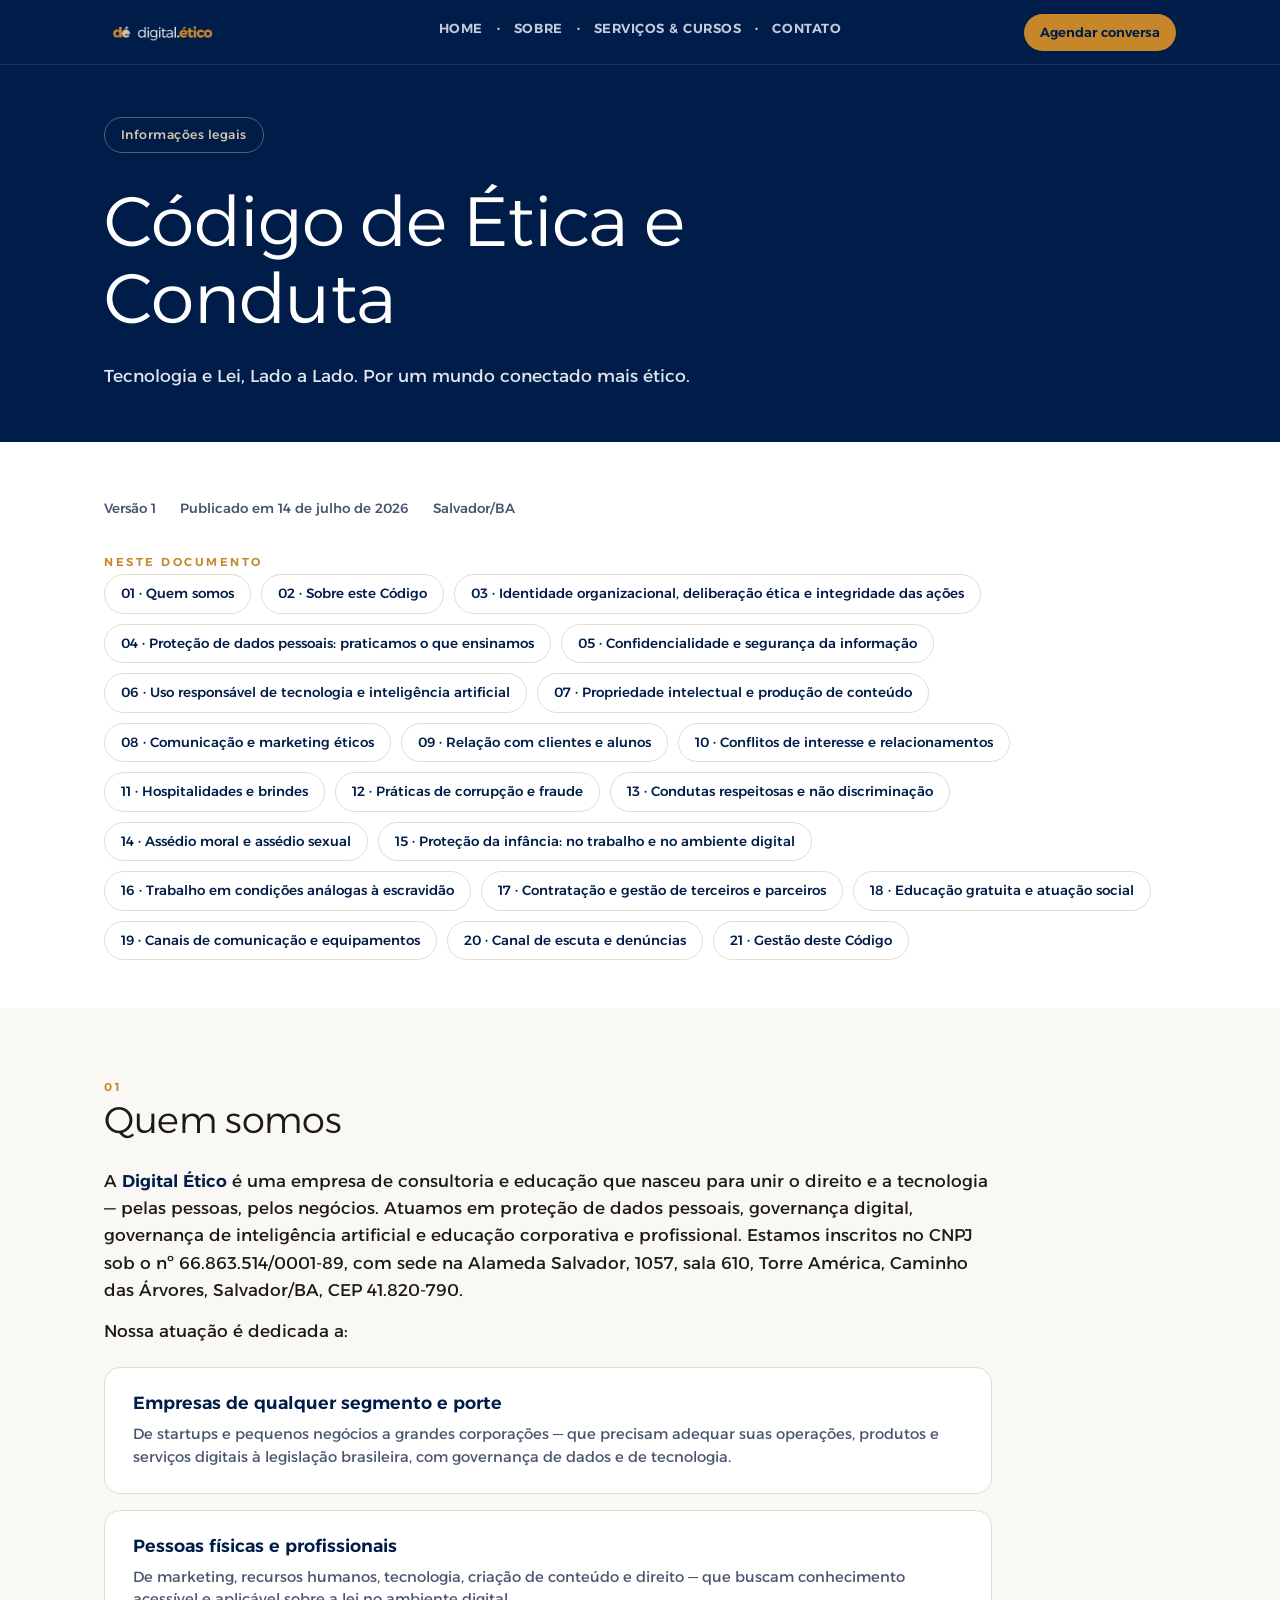
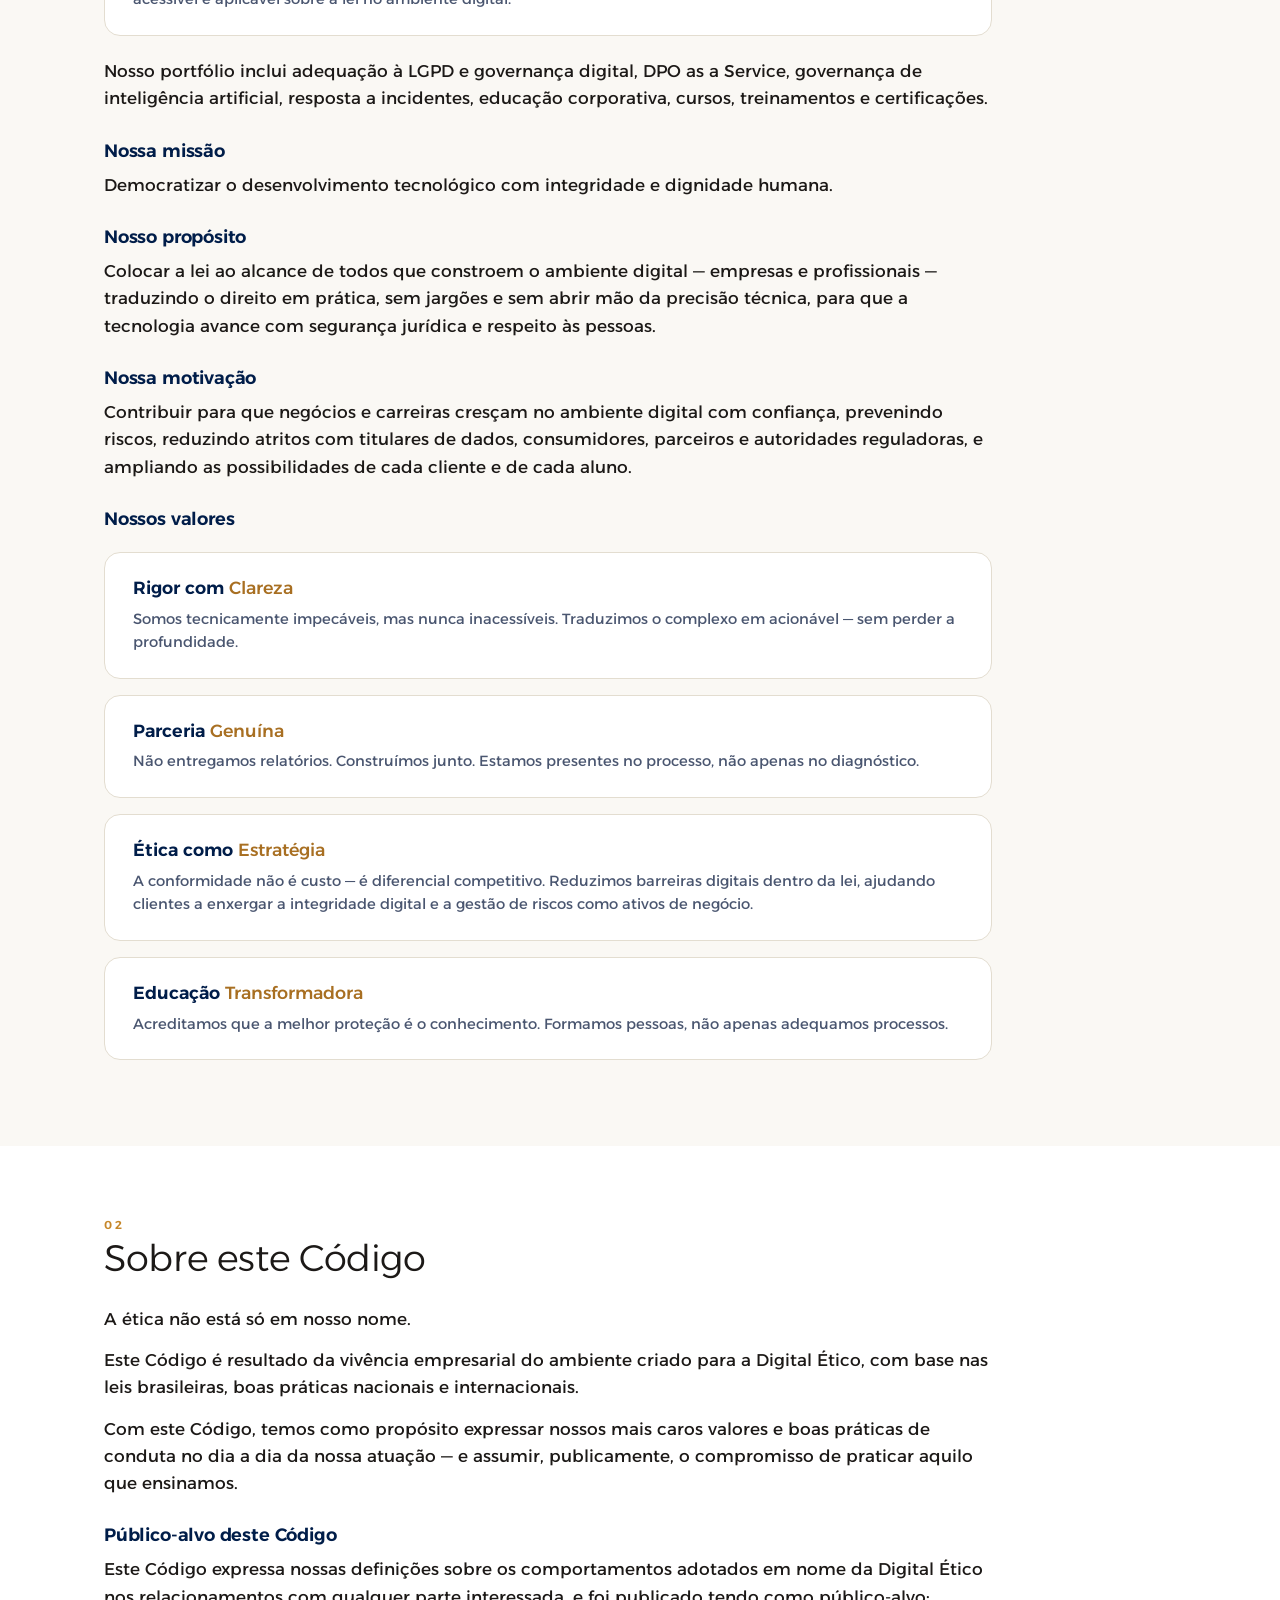
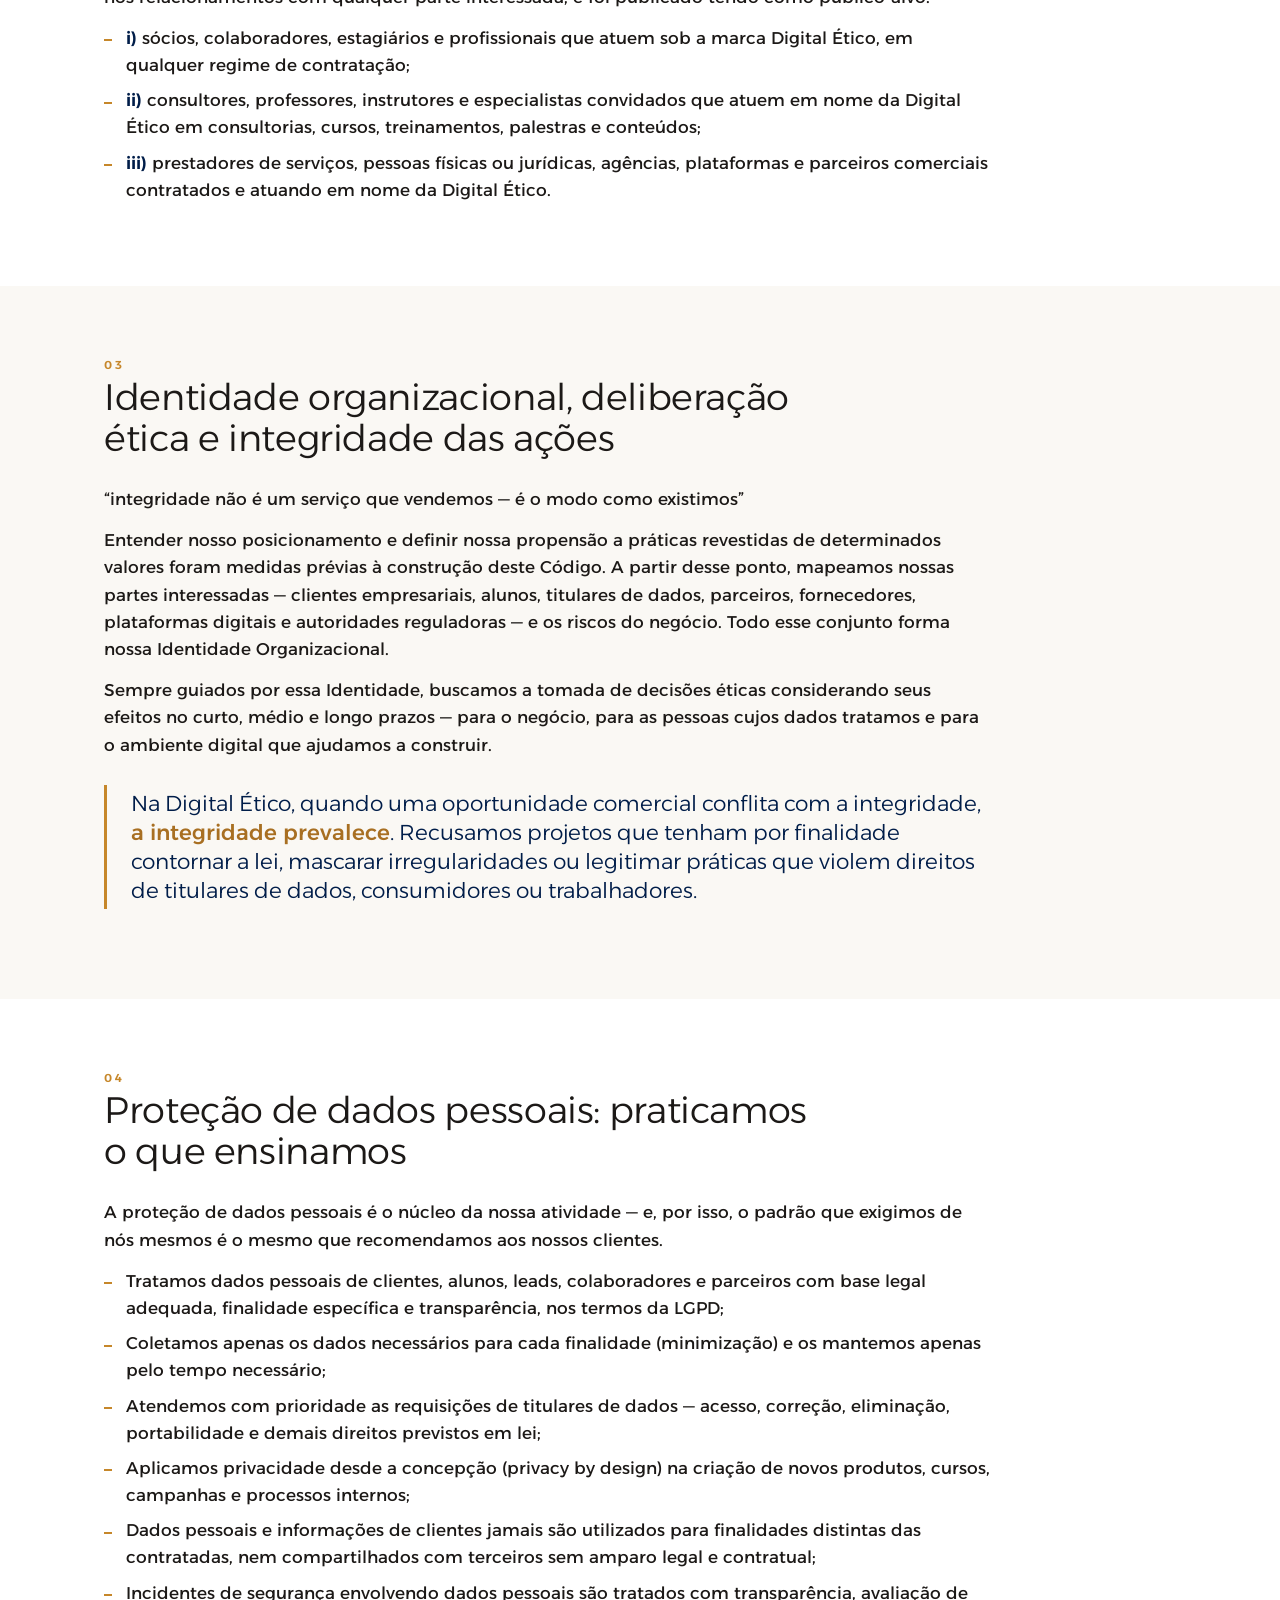
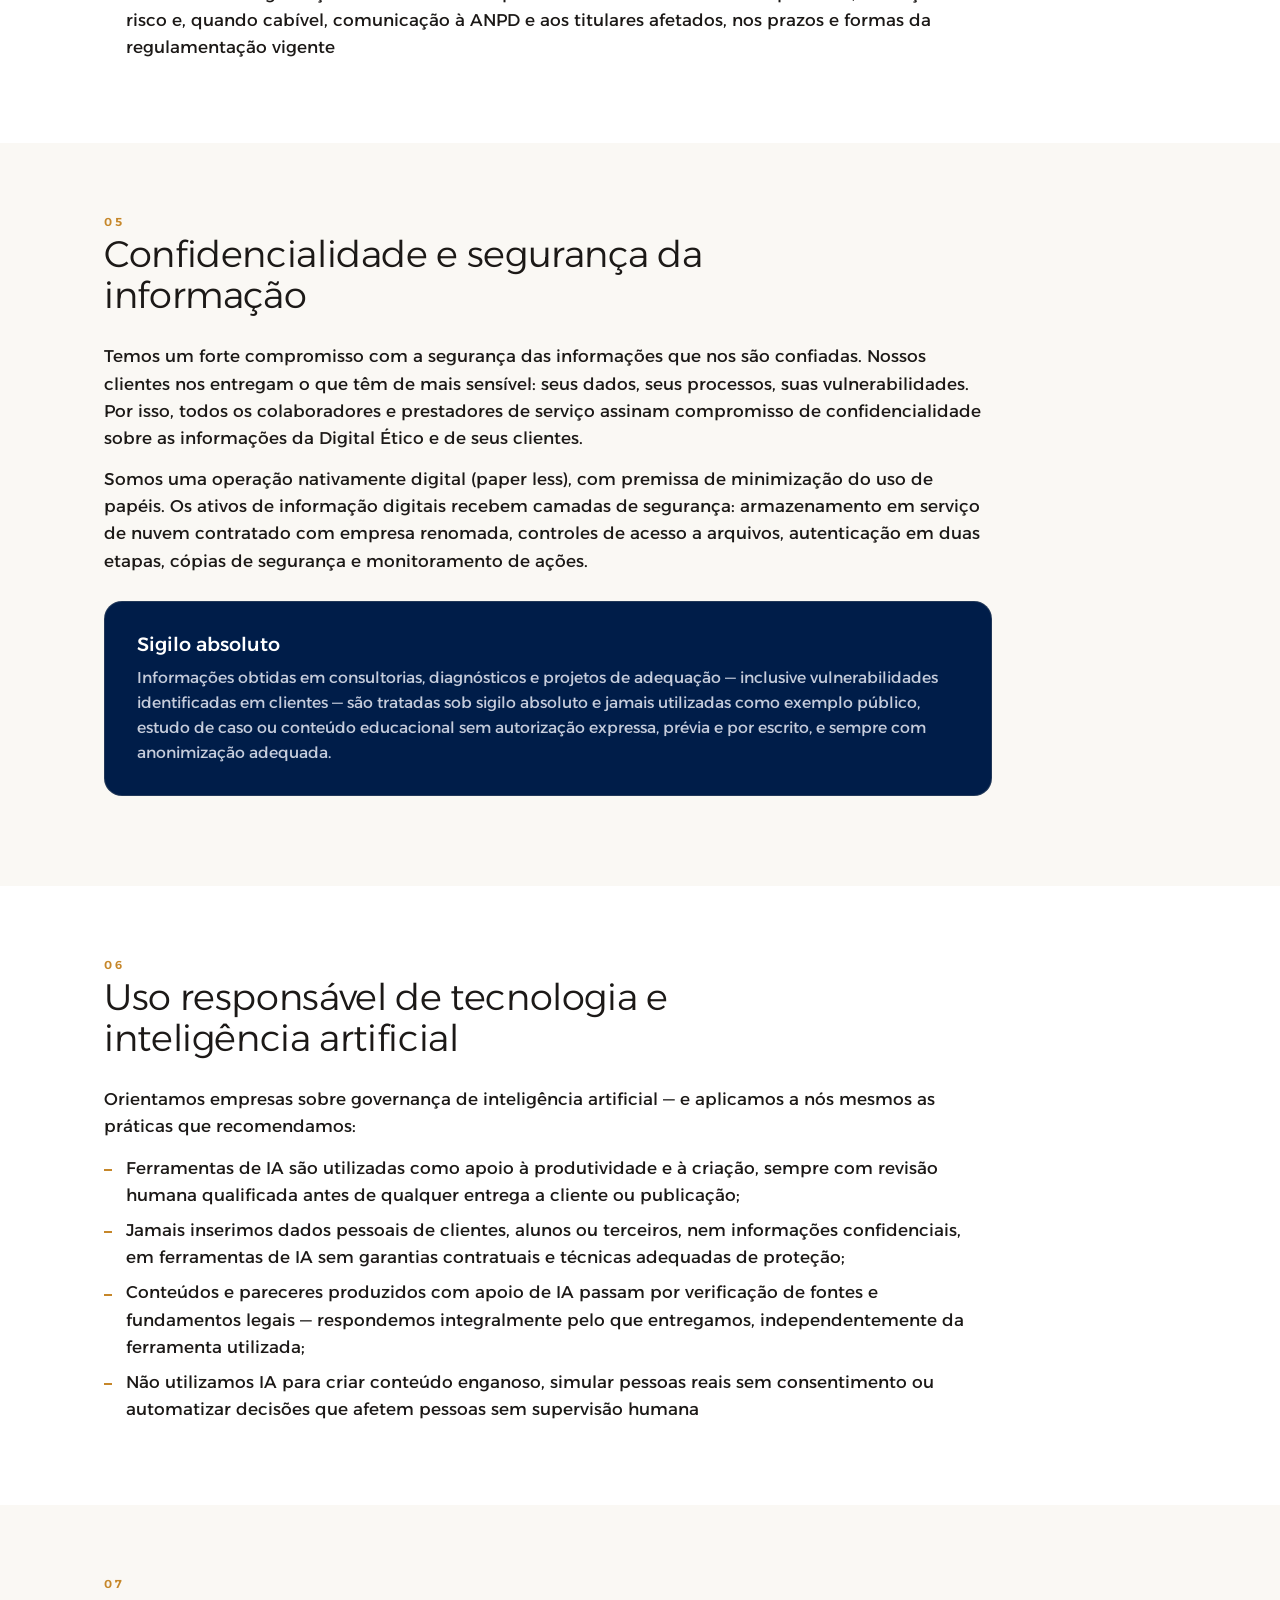
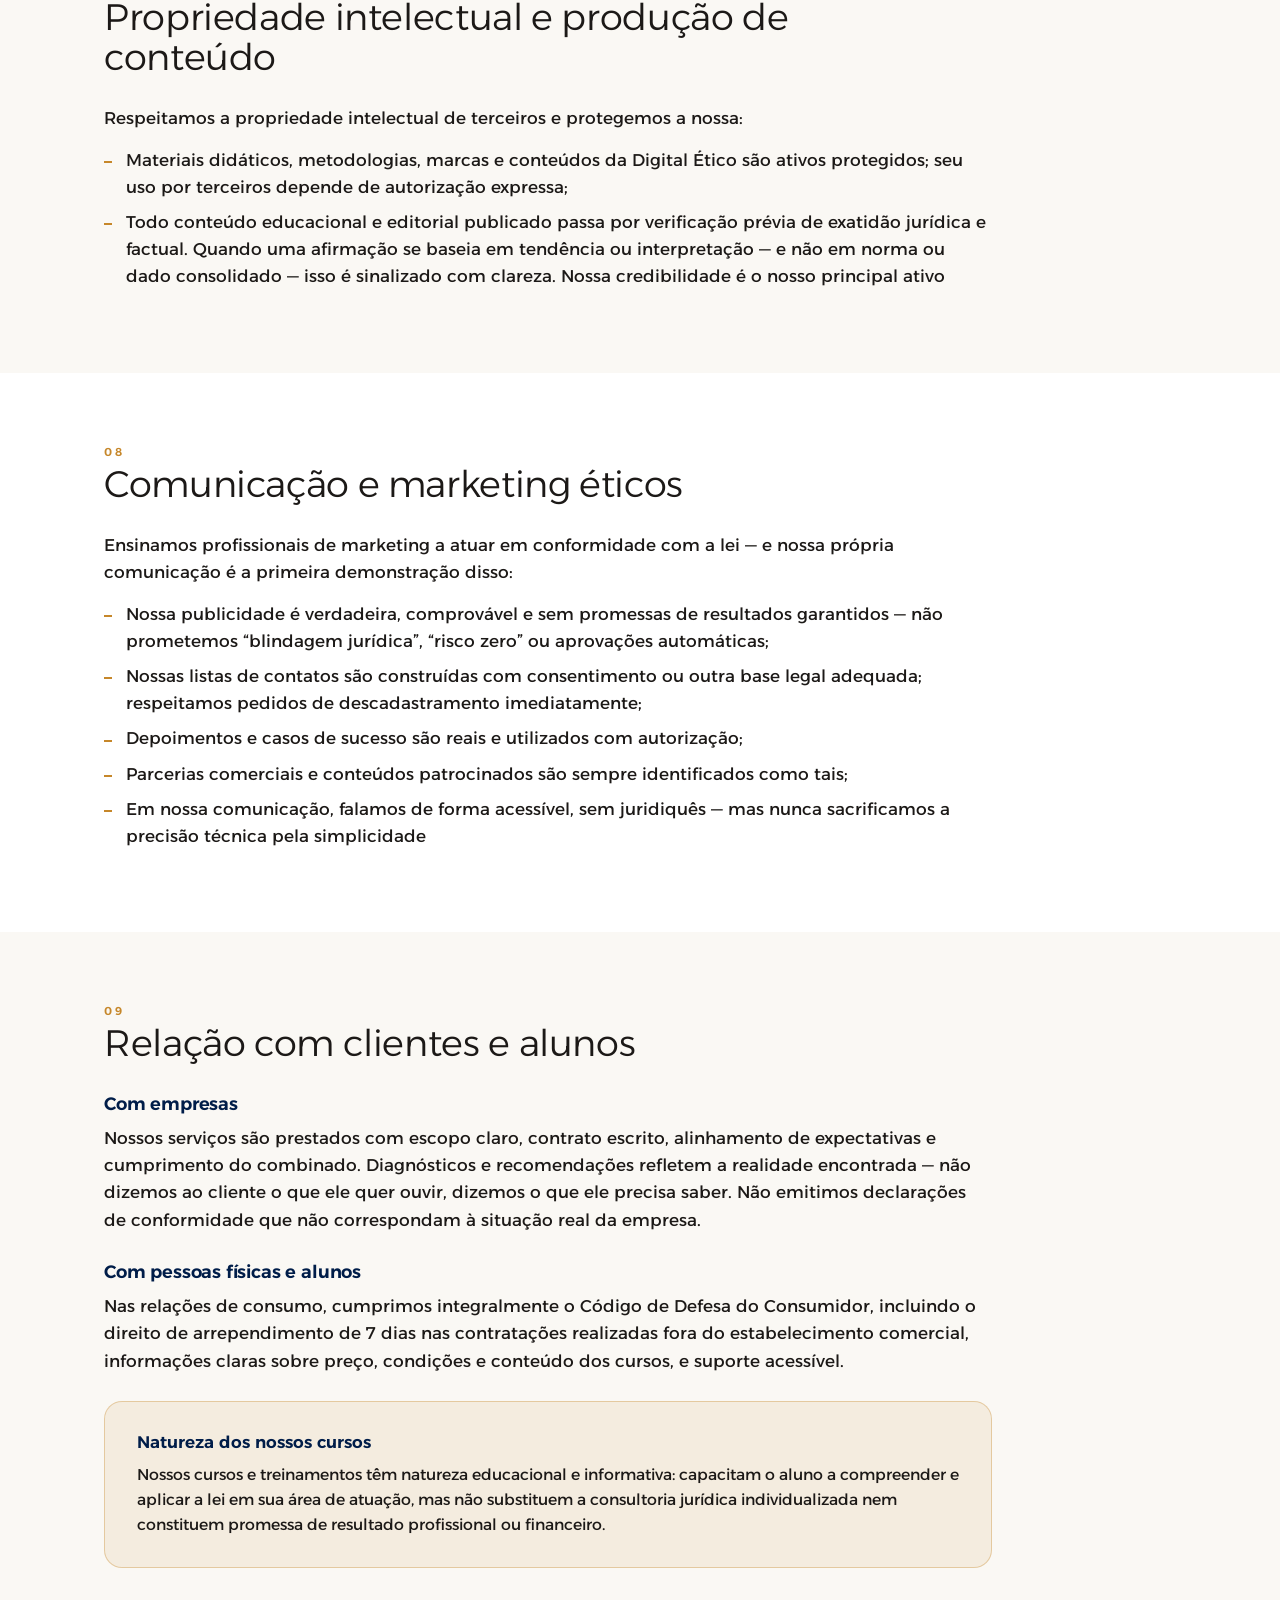
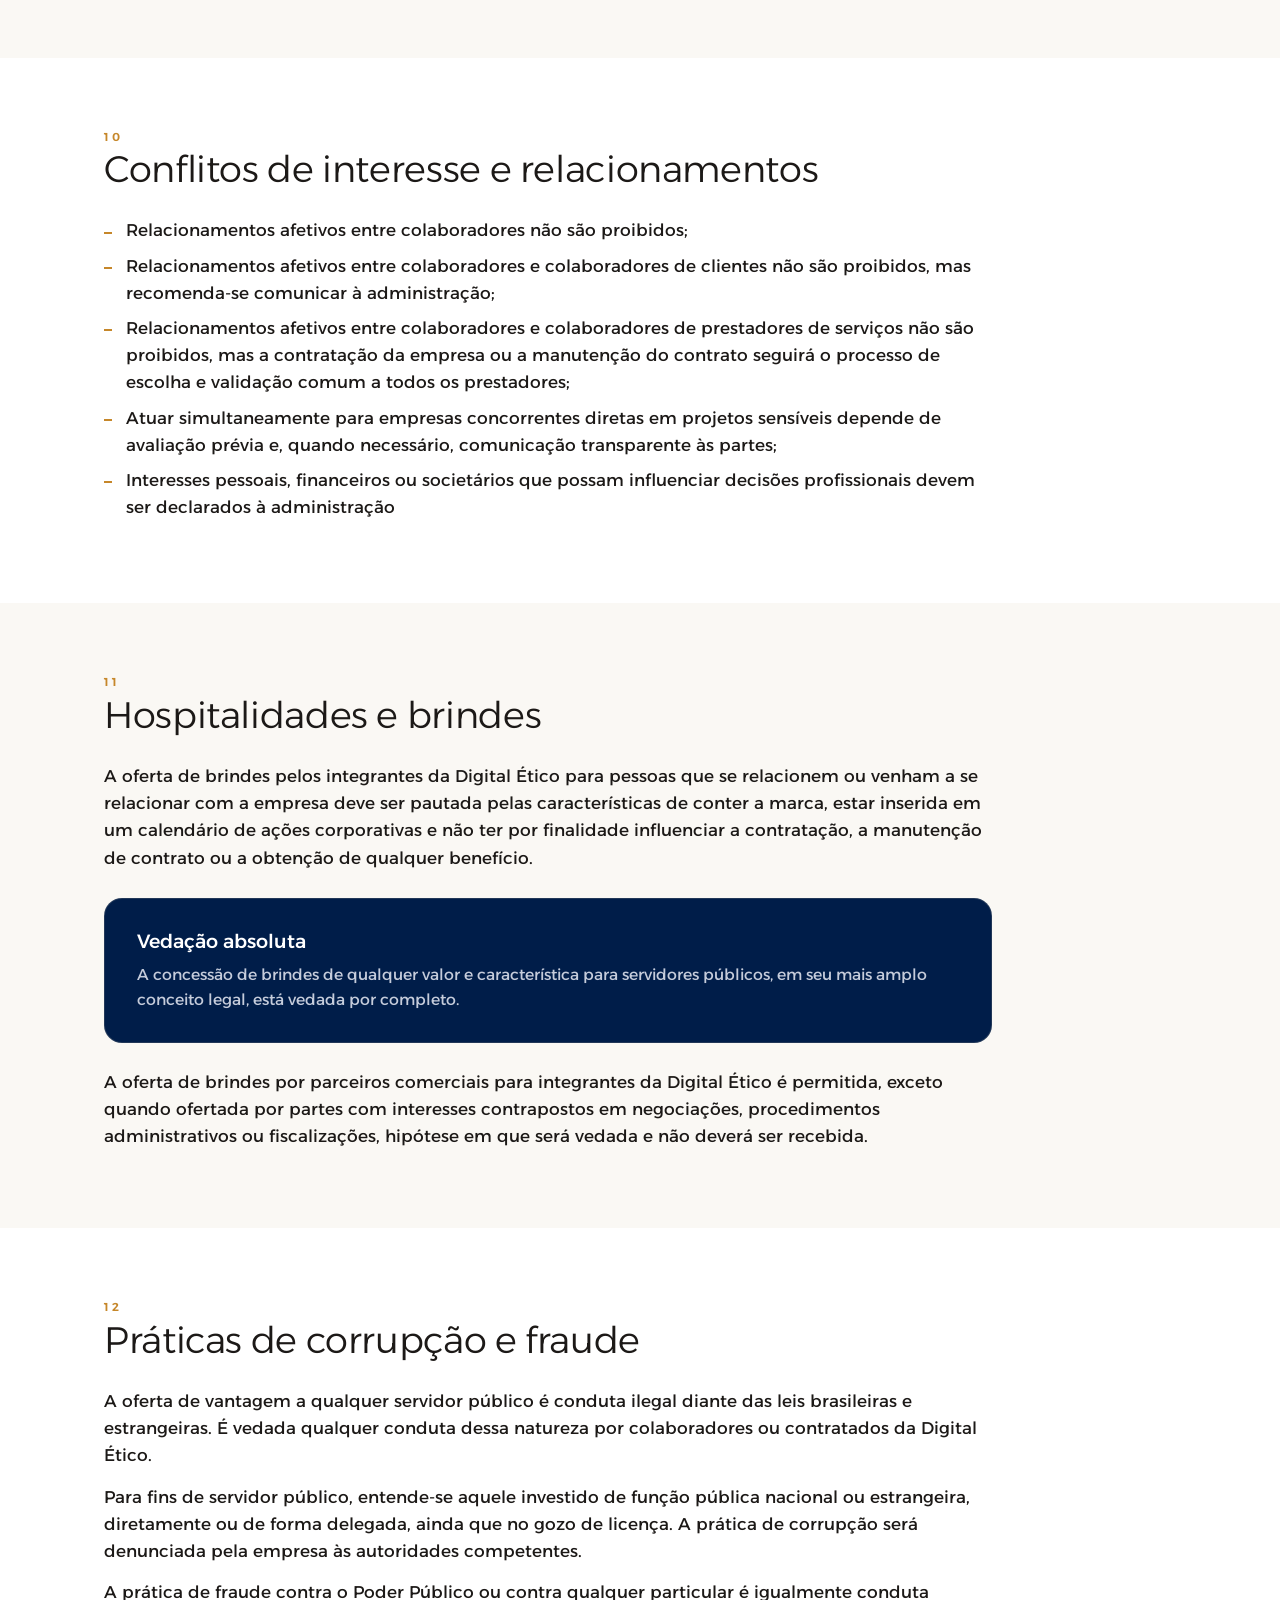
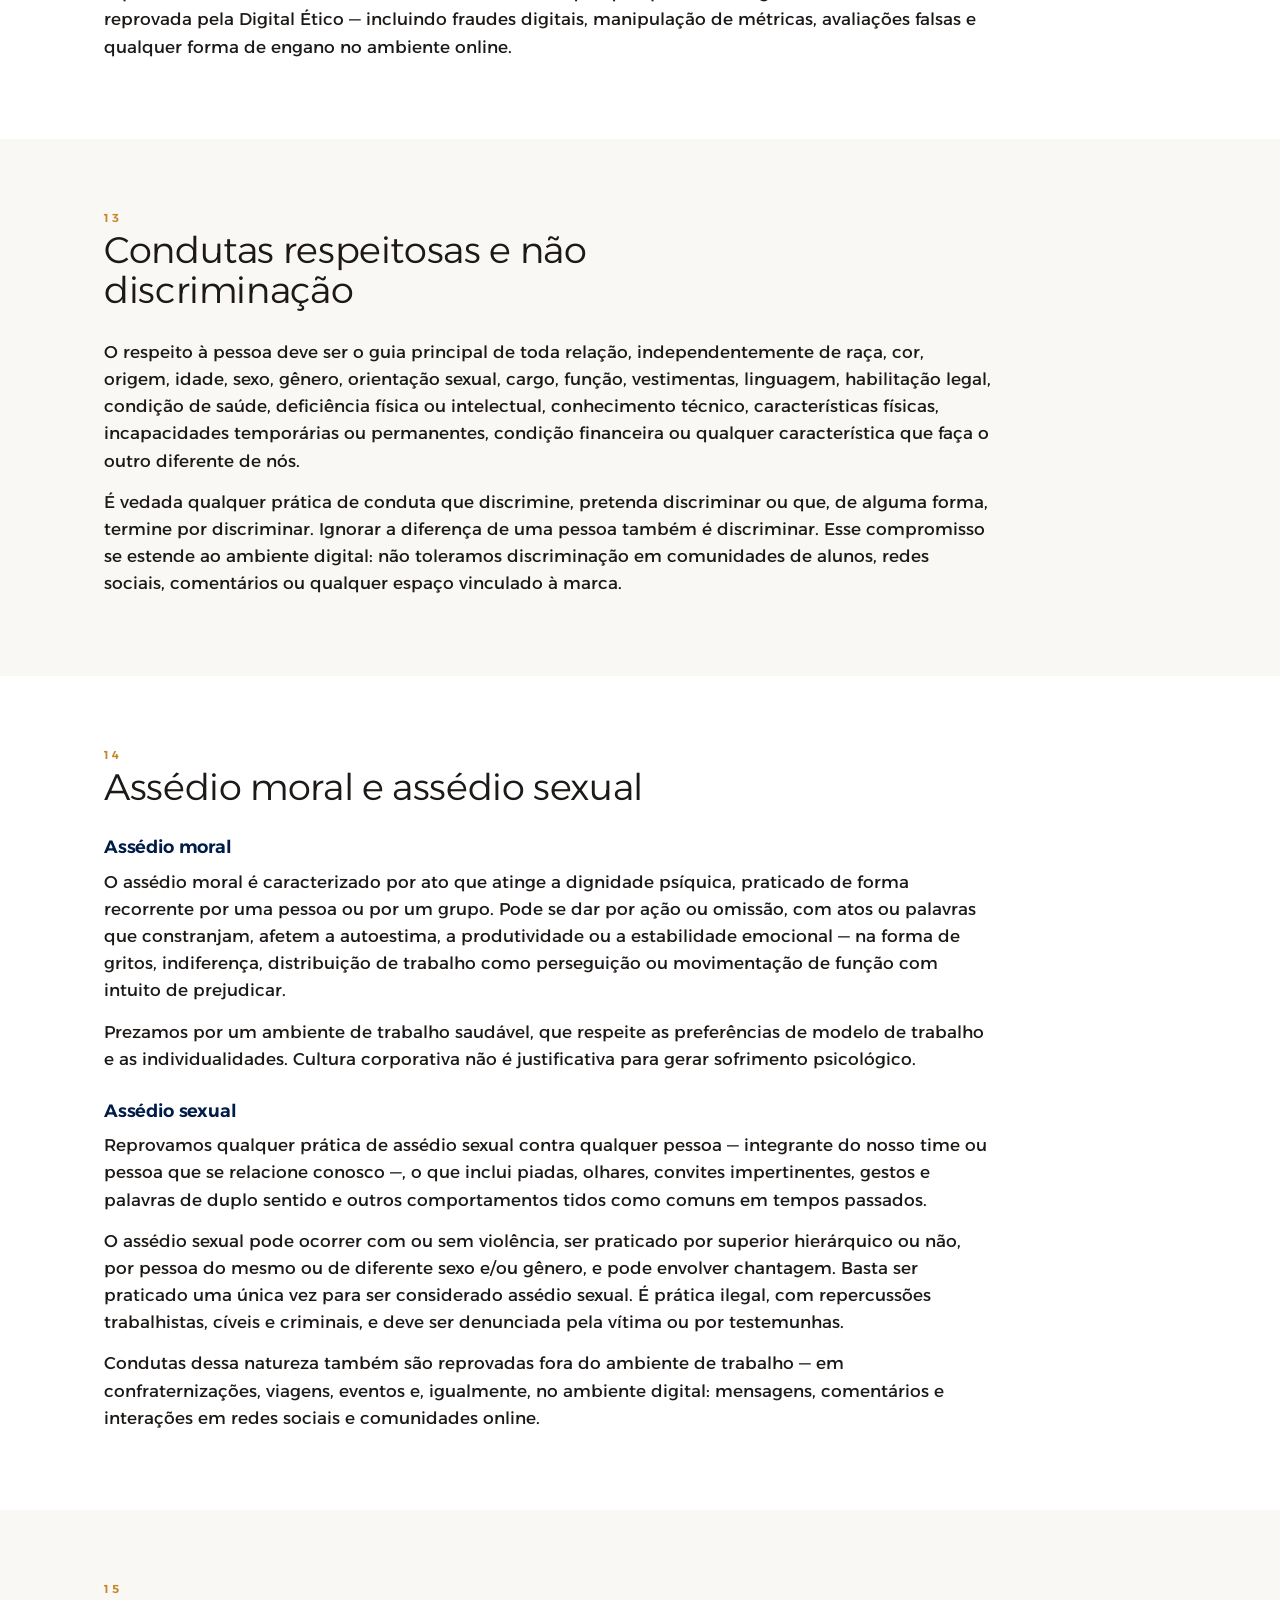
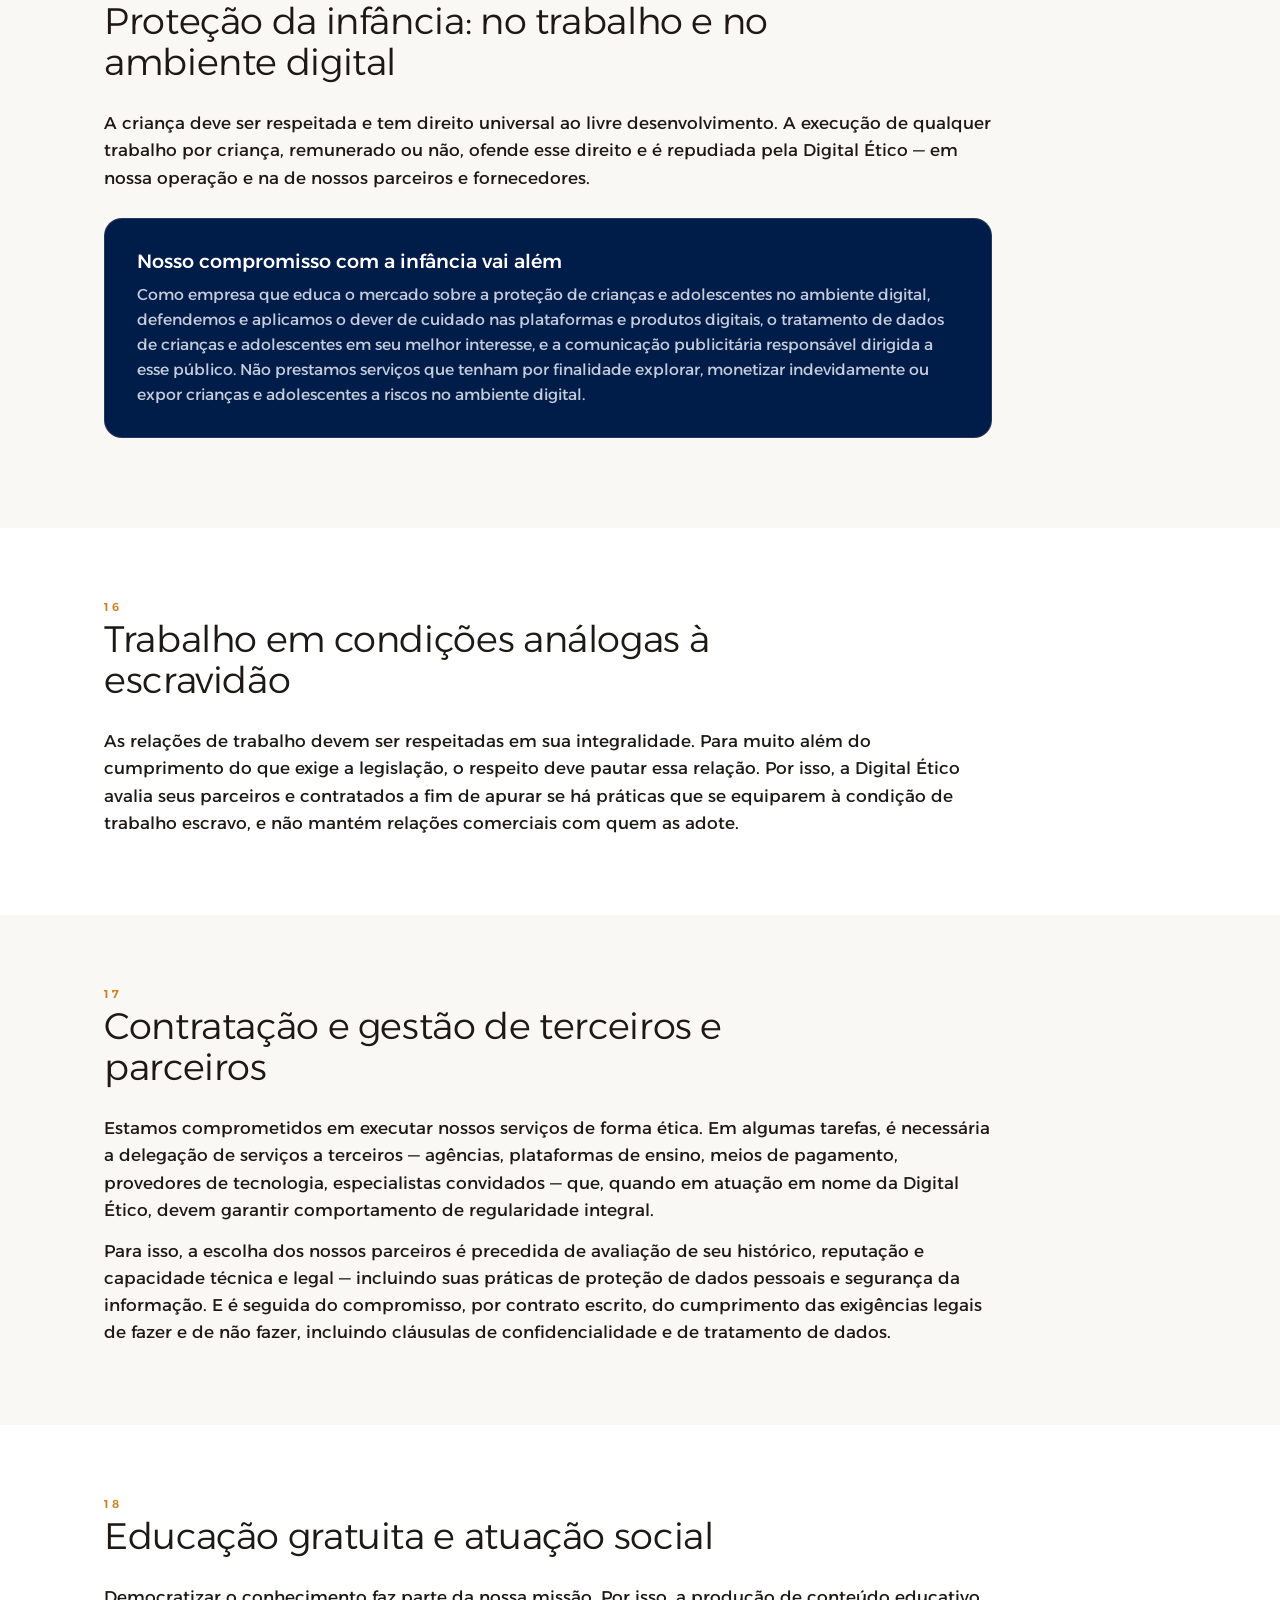
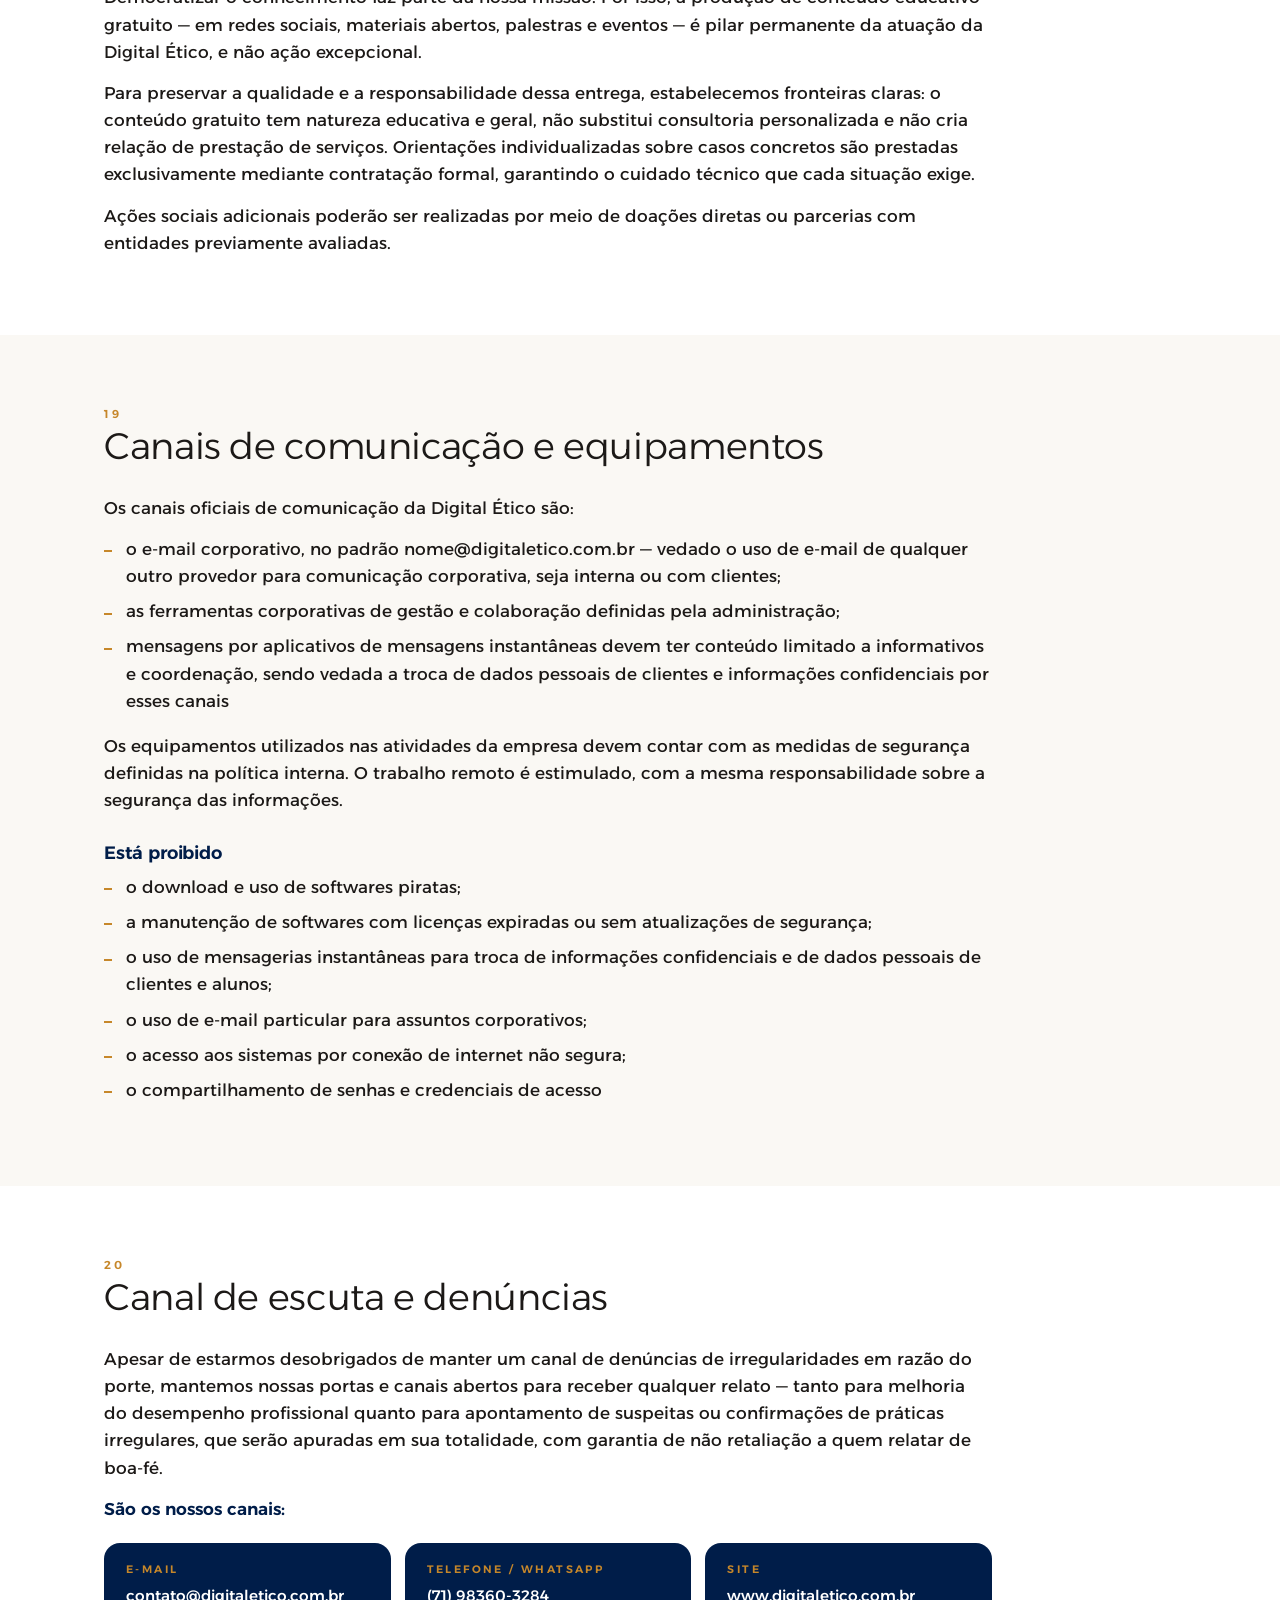
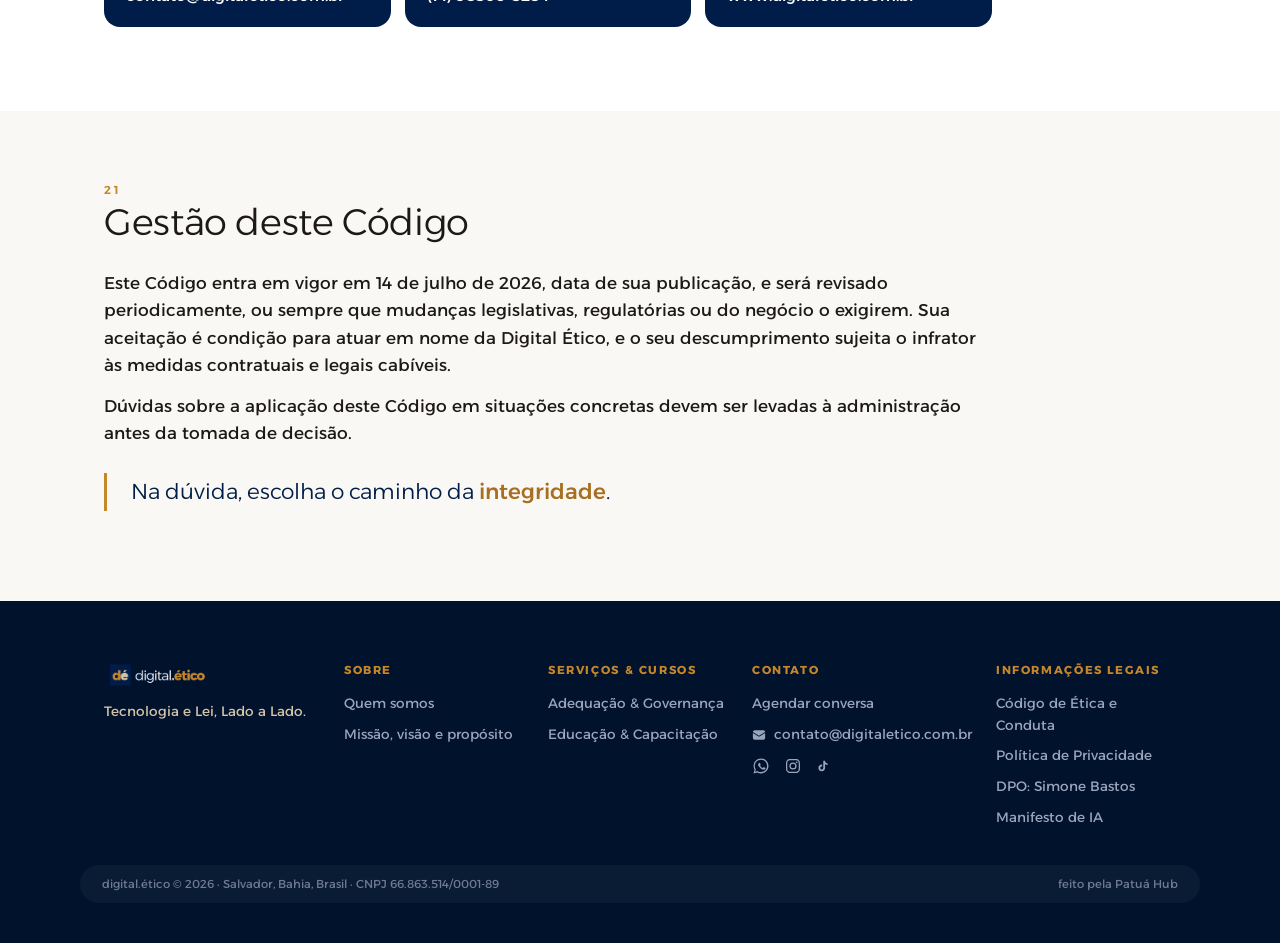
<file: documentos/codigo-de-etica.html>
<!DOCTYPE html>
<html lang="pt-BR">
<head>
<meta charset="UTF-8">
<meta name="viewport" content="width=device-width, initial-scale=1.0">
<title>Código de Ética e Conduta · digital.ético</title>
<meta name="description" content="Os valores e as condutas que orientam o trabalho da digital.ético com clientes, alunos, parceiros e equipe.">
<meta property="og:type" content="website">
<meta property="og:locale" content="pt_BR">
<meta property="og:title" content="Código de Ética e Conduta · digital.ético">
<meta property="og:description" content="Os valores e as condutas que orientam o trabalho da digital.ético com clientes, alunos, parceiros e equipe.">
<link rel="preconnect" href="https://fonts.googleapis.com">
<link rel="preconnect" href="https://fonts.gstatic.com" crossorigin>
<link href="https://fonts.googleapis.com/css2?family=Alexandria:wght@300;400;500;600;700&display=swap" rel="stylesheet">
<link rel="stylesheet" href="../css/style.css">
</head>
<body>

<!-- HEADER -->
<header>
  <div class="wrap nav">
    <a href="../index.html" class="logo"><img src="../img/logo-horizontal-navy.png" alt="digital.ético"></a>
    <nav class="nav-links">
      <a href="../index.html">Home</a>
      <span class="nav-dot" aria-hidden="true">·</span>
      <a href="../sobre.html">Sobre</a>
      <span class="nav-dot" aria-hidden="true">·</span>
      <a href="../servicos-e-cursos.html">Serviços &amp; Cursos</a>
      <span class="nav-dot" aria-hidden="true">·</span>
      <a href="../contato.html">Contato</a>
    </nav>
    <div class="nav-actions">
      <a href="../contato.html" class="btn btn-gold nav-cta">Agendar conversa</a>
      <button class="nav-toggle" id="navToggle" aria-label="Abrir menu" aria-expanded="false" aria-controls="navMobile">
        <span></span><span></span><span></span>
      </button>
    </div>
  </div>
  <nav class="nav-mobile" id="navMobile">
    <a href="../index.html">Home</a>
    <a href="../sobre.html">Sobre</a>
    <a href="../servicos-e-cursos.html">Serviços &amp; Cursos</a>
    <a href="../contato.html">Contato</a>
    <a href="../contato.html" class="btn btn-gold">Agendar conversa</a>
  </nav>
</header>

<!-- PAGE HERO -->
<section class="hero page-hero">
  <div class="wrap">
    <span class="tag-pill">Informações legais</span>
    <h1>Código de Ética e Conduta</h1>
    <p class="lead">Tecnologia e Lei, Lado a Lado. Por um mundo conectado mais ético.</p>
  </div>
</section>

<!-- ÍNDICE -->
<section class="sec white doc-intro">
  <div class="wrap">
    <div class="doc-meta"><span>Versão 1</span><span>Publicado em 14 de julho de 2026</span><span>Salvador/BA</span></div>
    <span class="eyebrow">Neste documento</span>
    <div class="chips doc-index">
      <a class="chip" href="#s1">01 · Quem somos</a>
      <a class="chip" href="#s2">02 · Sobre este Código</a>
      <a class="chip" href="#s3">03 · Identidade organizacional, deliberação ética e integridade das ações</a>
      <a class="chip" href="#s4">04 · Proteção de dados pessoais: praticamos o que ensinamos</a>
      <a class="chip" href="#s5">05 · Confidencialidade e segurança da informação</a>
      <a class="chip" href="#s6">06 · Uso responsável de tecnologia e inteligência artificial</a>
      <a class="chip" href="#s7">07 · Propriedade intelectual e produção de conteúdo</a>
      <a class="chip" href="#s8">08 · Comunicação e marketing éticos</a>
      <a class="chip" href="#s9">09 · Relação com clientes e alunos</a>
      <a class="chip" href="#s10">10 · Conflitos de interesse e relacionamentos</a>
      <a class="chip" href="#s11">11 · Hospitalidades e brindes</a>
      <a class="chip" href="#s12">12 · Práticas de corrupção e fraude</a>
      <a class="chip" href="#s13">13 · Condutas respeitosas e não discriminação</a>
      <a class="chip" href="#s14">14 · Assédio moral e assédio sexual</a>
      <a class="chip" href="#s15">15 · Proteção da infância: no trabalho e no ambiente digital</a>
      <a class="chip" href="#s16">16 · Trabalho em condições análogas à escravidão</a>
      <a class="chip" href="#s17">17 · Contratação e gestão de terceiros e parceiros</a>
      <a class="chip" href="#s18">18 · Educação gratuita e atuação social</a>
      <a class="chip" href="#s19">19 · Canais de comunicação e equipamentos</a>
      <a class="chip" href="#s20">20 · Canal de escuta e denúncias</a>
      <a class="chip" href="#s21">21 · Gestão deste Código</a>
    </div>
  </div>
</section>

<section class="sec cream doc-sec" id="s1">
  <div class="wrap">
    <div class="sec-head">
      <span class="eyebrow">01</span>
      <h2>Quem somos</h2>
    </div>
    <div class="doc-prose">
  <p>A <b>Digital Ético</b> é uma empresa de consultoria e educação que nasceu para unir o direito e a tecnologia — pelas pessoas, pelos negócios. Atuamos em proteção de dados pessoais, governança digital, governança de inteligência artificial e educação corporativa e profissional. Estamos inscritos no CNPJ sob o nº 66.863.514/0001-89, com sede na Alameda Salvador, 1057, sala 610, Torre América, Caminho das Árvores, Salvador/BA, CEP 41.820-790.</p>
  <p>Nossa atuação é dedicada a:</p>
  <div class="cards">
    <div class="card">
      
      <h4>Empresas de qualquer segmento e porte</h4>
      <p>De startups e pequenos negócios a grandes corporações — que precisam adequar suas operações, produtos e serviços digitais à legislação brasileira, com governança de dados e de tecnologia.</p>
    </div>
    <div class="card">
      
      <h4>Pessoas físicas e profissionais</h4>
      <p>De marketing, recursos humanos, tecnologia, criação de conteúdo e direito — que buscam conhecimento acessível e aplicável sobre a lei no ambiente digital.</p>
    </div>
  </div>
  <p>Nosso portfólio inclui adequação à LGPD e governança digital, DPO as a Service, governança de inteligência artificial, resposta a incidentes, educação corporativa, cursos, treinamentos e certificações.</p>

  <h3>Nossa missão</h3>
  <p>Democratizar o desenvolvimento tecnológico com integridade e dignidade humana.</p>

  <h3>Nosso propósito</h3>
  <p>Colocar a lei ao alcance de todos que constroem o ambiente digital — empresas e profissionais — traduzindo o direito em prática, sem jargões e sem abrir mão da precisão técnica, para que a tecnologia avance com segurança jurídica e respeito às pessoas.</p>

  <h3>Nossa motivação</h3>
  <p>Contribuir para que negócios e carreiras cresçam no ambiente digital com confiança, prevenindo riscos, reduzindo atritos com titulares de dados, consumidores, parceiros e autoridades reguladoras, e ampliando as possibilidades de cada cliente e de cada aluno.</p>

  <h3>Nossos valores</h3>
  <div class="cards">
    <div class="card">
      <h4>Rigor com <em>Clareza</em></h4>
      <p>Somos tecnicamente impecáveis, mas nunca inacessíveis. Traduzimos o complexo em acionável — sem perder a profundidade.</p>
    </div>
    <div class="card">
      <h4>Parceria <em>Genuína</em></h4>
      <p>Não entregamos relatórios. Construímos junto. Estamos presentes no processo, não apenas no diagnóstico.</p>
    </div>
    <div class="card">
      <h4>Ética como <em>Estratégia</em></h4>
      <p>A conformidade não é custo — é diferencial competitivo. Reduzimos barreiras digitais dentro da lei, ajudando clientes a enxergar a integridade digital e a gestão de riscos como ativos de negócio.</p>
    </div>
    <div class="card">
      <h4>Educação <em>Transformadora</em></h4>
      <p>Acreditamos que a melhor proteção é o conhecimento. Formamos pessoas, não apenas adequamos processos.</p>
    </div>
  </div>
    </div>
  </div>
</section>

<section class="sec white doc-sec" id="s2">
  <div class="wrap">
    <div class="sec-head">
      <span class="eyebrow">02</span>
      <h2>Sobre este Código</h2>
    </div>
    <div class="doc-prose">
  <p class="lead-quote">A ética não está só em nosso nome.</p>
  <p>Este Código é resultado da vivência empresarial do ambiente criado para a Digital Ético, com base nas leis brasileiras, boas práticas nacionais e internacionais.</p>
  <p>Com este Código, temos como propósito expressar nossos mais caros valores e boas práticas de conduta no dia a dia da nossa atuação — e assumir, publicamente, o compromisso de praticar aquilo que ensinamos.</p>
  <h3>Público-alvo deste Código</h3>
  <p>Este Código expressa nossas definições sobre os comportamentos adotados em nome da Digital Ético nos relacionamentos com qualquer parte interessada, e foi publicado tendo como público-alvo:</p>
  <ul class="vl">
    <li><b>i)</b> sócios, colaboradores, estagiários e profissionais que atuem sob a marca Digital Ético, em qualquer regime de contratação;</li>
    <li><b>ii)</b> consultores, professores, instrutores e especialistas convidados que atuem em nome da Digital Ético em consultorias, cursos, treinamentos, palestras e conteúdos;</li>
    <li><b>iii)</b> prestadores de serviços, pessoas físicas ou jurídicas, agências, plataformas e parceiros comerciais contratados e atuando em nome da Digital Ético.</li>
  </ul>
    </div>
  </div>
</section>

<section class="sec cream doc-sec" id="s3">
  <div class="wrap">
    <div class="sec-head">
      <span class="eyebrow">03</span>
      <h2>Identidade organizacional, deliberação ética e integridade das ações</h2>
    </div>
    <div class="doc-prose">
  <p class="lead-quote">&ldquo;integridade não é um serviço que vendemos — é o modo como existimos&rdquo;</p>
  <p>Entender nosso posicionamento e definir nossa propensão a práticas revestidas de determinados valores foram medidas prévias à construção deste Código. A partir desse ponto, mapeamos nossas partes interessadas — clientes empresariais, alunos, titulares de dados, parceiros, fornecedores, plataformas digitais e autoridades reguladoras — e os riscos do negócio. Todo esse conjunto forma nossa Identidade Organizacional.</p>
  <p>Sempre guiados por essa Identidade, buscamos a tomada de decisões éticas considerando seus efeitos no curto, médio e longo prazos — para o negócio, para as pessoas cujos dados tratamos e para o ambiente digital que ajudamos a construir.</p>
  <div class="statement">
    <p>Na Digital Ético, quando uma oportunidade comercial conflita com a integridade, <em>a integridade prevalece</em>. Recusamos projetos que tenham por finalidade contornar a lei, mascarar irregularidades ou legitimar práticas que violem direitos de titulares de dados, consumidores ou trabalhadores.</p>
  </div>
    </div>
  </div>
</section>

<section class="sec white doc-sec" id="s4">
  <div class="wrap">
    <div class="sec-head">
      <span class="eyebrow">04</span>
      <h2>Proteção de dados pessoais: praticamos o que ensinamos</h2>
    </div>
    <div class="doc-prose">
  <p>A proteção de dados pessoais é o núcleo da nossa atividade — e, por isso, o padrão que exigimos de nós mesmos é o mesmo que recomendamos aos nossos clientes.</p>
  <ul class="vl teal">
    <li>Tratamos dados pessoais de clientes, alunos, leads, colaboradores e parceiros com base legal adequada, finalidade específica e transparência, nos termos da LGPD;</li>
    <li>Coletamos apenas os dados necessários para cada finalidade (minimização) e os mantemos apenas pelo tempo necessário;</li>
    <li>Atendemos com prioridade as requisições de titulares de dados — acesso, correção, eliminação, portabilidade e demais direitos previstos em lei;</li>
    <li>Aplicamos privacidade desde a concepção (privacy by design) na criação de novos produtos, cursos, campanhas e processos internos;</li>
    <li>Dados pessoais e informações de clientes jamais são utilizados para finalidades distintas das contratadas, nem compartilhados com terceiros sem amparo legal e contratual;</li>
    <li>Incidentes de segurança envolvendo dados pessoais são tratados com transparência, avaliação de risco e, quando cabível, comunicação à ANPD e aos titulares afetados, nos prazos e formas da regulamentação vigente</li>
  </ul>
    </div>
  </div>
</section>

<section class="sec cream doc-sec" id="s5">
  <div class="wrap">
    <div class="sec-head">
      <span class="eyebrow">05</span>
      <h2>Confidencialidade e segurança da informação</h2>
    </div>
    <div class="doc-prose">
  <p>Temos um forte compromisso com a segurança das informações que nos são confiadas. Nossos clientes nos entregam o que têm de mais sensível: seus dados, seus processos, suas vulnerabilidades. Por isso, todos os colaboradores e prestadores de serviço assinam compromisso de confidencialidade sobre as informações da Digital Ético e de seus clientes.</p>
  <p>Somos uma operação nativamente digital (paper less), com premissa de minimização do uso de papéis. Os ativos de informação digitais recebem camadas de segurança: armazenamento em serviço de nuvem contratado com empresa renomada, controles de acesso a arquivos, autenticação em duas etapas, cópias de segurança e monitoramento de ações.</p>
  <div class="box navy">
    <h4>Sigilo absoluto</h4>
    <p>Informações obtidas em consultorias, diagnósticos e projetos de adequação — inclusive vulnerabilidades identificadas em clientes — são tratadas sob sigilo absoluto e jamais utilizadas como exemplo público, estudo de caso ou conteúdo educacional sem autorização expressa, prévia e por escrito, e sempre com anonimização adequada.</p>
  </div>
    </div>
  </div>
</section>

<section class="sec white doc-sec" id="s6">
  <div class="wrap">
    <div class="sec-head">
      <span class="eyebrow">06</span>
      <h2>Uso responsável de tecnologia e inteligência artificial</h2>
    </div>
    <div class="doc-prose">
  <p>Orientamos empresas sobre governança de inteligência artificial — e aplicamos a nós mesmos as práticas que recomendamos:</p>
  <ul class="vl">
    <li>Ferramentas de IA são utilizadas como apoio à produtividade e à criação, sempre com revisão humana qualificada antes de qualquer entrega a cliente ou publicação;</li>
    <li>Jamais inserimos dados pessoais de clientes, alunos ou terceiros, nem informações confidenciais, em ferramentas de IA sem garantias contratuais e técnicas adequadas de proteção;</li>
    <li>Conteúdos e pareceres produzidos com apoio de IA passam por verificação de fontes e fundamentos legais — respondemos integralmente pelo que entregamos, independentemente da ferramenta utilizada;</li>
    <li>Não utilizamos IA para criar conteúdo enganoso, simular pessoas reais sem consentimento ou automatizar decisões que afetem pessoas sem supervisão humana</li>
  </ul>
    </div>
  </div>
</section>

<section class="sec cream doc-sec" id="s7">
  <div class="wrap">
    <div class="sec-head">
      <span class="eyebrow">07</span>
      <h2>Propriedade intelectual e produção de conteúdo</h2>
    </div>
    <div class="doc-prose">
  <p>Respeitamos a propriedade intelectual de terceiros e protegemos a nossa:</p>
  <ul class="vl">
    <li>Materiais didáticos, metodologias, marcas e conteúdos da Digital Ético são ativos protegidos; seu uso por terceiros depende de autorização expressa;</li>
    <li>Todo conteúdo educacional e editorial publicado passa por verificação prévia de exatidão jurídica e factual. Quando uma afirmação se baseia em tendência ou interpretação — e não em norma ou dado consolidado — isso é sinalizado com clareza. Nossa credibilidade é o nosso principal ativo</li>
  </ul>
    </div>
  </div>
</section>

<section class="sec white doc-sec" id="s8">
  <div class="wrap">
    <div class="sec-head">
      <span class="eyebrow">08</span>
      <h2>Comunicação e marketing éticos</h2>
    </div>
    <div class="doc-prose">
  <p>Ensinamos profissionais de marketing a atuar em conformidade com a lei — e nossa própria comunicação é a primeira demonstração disso:</p>
  <ul class="vl">
    <li>Nossa publicidade é verdadeira, comprovável e sem promessas de resultados garantidos — não prometemos &ldquo;blindagem jurídica&rdquo;, &ldquo;risco zero&rdquo; ou aprovações automáticas;</li>
    <li>Nossas listas de contatos são construídas com consentimento ou outra base legal adequada; respeitamos pedidos de descadastramento imediatamente;</li>
    <li>Depoimentos e casos de sucesso são reais e utilizados com autorização;</li>
    <li>Parcerias comerciais e conteúdos patrocinados são sempre identificados como tais;</li>
    <li>Em nossa comunicação, falamos de forma acessível, sem juridiquês — mas nunca sacrificamos a precisão técnica pela simplicidade</li>
  </ul>
    </div>
  </div>
</section>

<section class="sec cream doc-sec" id="s9">
  <div class="wrap">
    <div class="sec-head">
      <span class="eyebrow">09</span>
      <h2>Relação com clientes e alunos</h2>
    </div>
    <div class="doc-prose">
  <h3>Com empresas</h3>
  <p>Nossos serviços são prestados com escopo claro, contrato escrito, alinhamento de expectativas e cumprimento do combinado. Diagnósticos e recomendações refletem a realidade encontrada — não dizemos ao cliente o que ele quer ouvir, dizemos o que ele precisa saber. Não emitimos declarações de conformidade que não correspondam à situação real da empresa.</p>
  <h3>Com pessoas físicas e alunos</h3>
  <p>Nas relações de consumo, cumprimos integralmente o Código de Defesa do Consumidor, incluindo o direito de arrependimento de 7 dias nas contratações realizadas fora do estabelecimento comercial, informações claras sobre preço, condições e conteúdo dos cursos, e suporte acessível.</p>
  <div class="box gold">
    <h4>Natureza dos nossos cursos</h4>
    <p>Nossos cursos e treinamentos têm natureza educacional e informativa: capacitam o aluno a compreender e aplicar a lei em sua área de atuação, mas não substituem a consultoria jurídica individualizada nem constituem promessa de resultado profissional ou financeiro.</p>
  </div>
    </div>
  </div>
</section>

<section class="sec white doc-sec" id="s10">
  <div class="wrap">
    <div class="sec-head">
      <span class="eyebrow">10</span>
      <h2>Conflitos de interesse e relacionamentos</h2>
    </div>
    <div class="doc-prose">
  <ul class="vl">
    <li>Relacionamentos afetivos entre colaboradores não são proibidos;</li>
    <li>Relacionamentos afetivos entre colaboradores e colaboradores de clientes não são proibidos, mas recomenda-se comunicar à administração;</li>
    <li>Relacionamentos afetivos entre colaboradores e colaboradores de prestadores de serviços não são proibidos, mas a contratação da empresa ou a manutenção do contrato seguirá o processo de escolha e validação comum a todos os prestadores;</li>
    <li>Atuar simultaneamente para empresas concorrentes diretas em projetos sensíveis depende de avaliação prévia e, quando necessário, comunicação transparente às partes;</li>
    <li>Interesses pessoais, financeiros ou societários que possam influenciar decisões profissionais devem ser declarados à administração</li>
  </ul>
    </div>
  </div>
</section>

<section class="sec cream doc-sec" id="s11">
  <div class="wrap">
    <div class="sec-head">
      <span class="eyebrow">11</span>
      <h2>Hospitalidades e brindes</h2>
    </div>
    <div class="doc-prose">
  <p>A oferta de brindes pelos integrantes da Digital Ético para pessoas que se relacionem ou venham a se relacionar com a empresa deve ser pautada pelas características de conter a marca, estar inserida em um calendário de ações corporativas e não ter por finalidade influenciar a contratação, a manutenção de contrato ou a obtenção de qualquer benefício.</p>
  <div class="box navy">
    <h4>Vedação absoluta</h4>
    <p>A concessão de brindes de qualquer valor e característica para servidores públicos, em seu mais amplo conceito legal, está vedada por completo.</p>
  </div>
  <p>A oferta de brindes por parceiros comerciais para integrantes da Digital Ético é permitida, exceto quando ofertada por partes com interesses contrapostos em negociações, procedimentos administrativos ou fiscalizações, hipótese em que será vedada e não deverá ser recebida.</p>
    </div>
  </div>
</section>

<section class="sec white doc-sec" id="s12">
  <div class="wrap">
    <div class="sec-head">
      <span class="eyebrow">12</span>
      <h2>Práticas de corrupção e fraude</h2>
    </div>
    <div class="doc-prose">
  <p>A oferta de vantagem a qualquer servidor público é conduta ilegal diante das leis brasileiras e estrangeiras. É vedada qualquer conduta dessa natureza por colaboradores ou contratados da Digital Ético.</p>
  <p>Para fins de servidor público, entende-se aquele investido de função pública nacional ou estrangeira, diretamente ou de forma delegada, ainda que no gozo de licença. A prática de corrupção será denunciada pela empresa às autoridades competentes.</p>
  <p>A prática de fraude contra o Poder Público ou contra qualquer particular é igualmente conduta reprovada pela Digital Ético — incluindo fraudes digitais, manipulação de métricas, avaliações falsas e qualquer forma de engano no ambiente online.</p>
    </div>
  </div>
</section>

<section class="sec cream doc-sec" id="s13">
  <div class="wrap">
    <div class="sec-head">
      <span class="eyebrow">13</span>
      <h2>Condutas respeitosas e não discriminação</h2>
    </div>
    <div class="doc-prose">
  <p>O respeito à pessoa deve ser o guia principal de toda relação, independentemente de raça, cor, origem, idade, sexo, gênero, orientação sexual, cargo, função, vestimentas, linguagem, habilitação legal, condição de saúde, deficiência física ou intelectual, conhecimento técnico, características físicas, incapacidades temporárias ou permanentes, condição financeira ou qualquer característica que faça o outro diferente de nós.</p>
  <p>É vedada qualquer prática de conduta que discrimine, pretenda discriminar ou que, de alguma forma, termine por discriminar. Ignorar a diferença de uma pessoa também é discriminar. Esse compromisso se estende ao ambiente digital: não toleramos discriminação em comunidades de alunos, redes sociais, comentários ou qualquer espaço vinculado à marca.</p>
    </div>
  </div>
</section>

<section class="sec white doc-sec" id="s14">
  <div class="wrap">
    <div class="sec-head">
      <span class="eyebrow">14</span>
      <h2>Assédio moral e assédio sexual</h2>
    </div>
    <div class="doc-prose">
  <h3>Assédio moral</h3>
  <p>O assédio moral é caracterizado por ato que atinge a dignidade psíquica, praticado de forma recorrente por uma pessoa ou por um grupo. Pode se dar por ação ou omissão, com atos ou palavras que constranjam, afetem a autoestima, a produtividade ou a estabilidade emocional — na forma de gritos, indiferença, distribuição de trabalho como perseguição ou movimentação de função com intuito de prejudicar.</p>
  <p>Prezamos por um ambiente de trabalho saudável, que respeite as preferências de modelo de trabalho e as individualidades. Cultura corporativa não é justificativa para gerar sofrimento psicológico.</p>
  <h3>Assédio sexual</h3>
  <p>Reprovamos qualquer prática de assédio sexual contra qualquer pessoa — integrante do nosso time ou pessoa que se relacione conosco —, o que inclui piadas, olhares, convites impertinentes, gestos e palavras de duplo sentido e outros comportamentos tidos como comuns em tempos passados.</p>
  <p>O assédio sexual pode ocorrer com ou sem violência, ser praticado por superior hierárquico ou não, por pessoa do mesmo ou de diferente sexo e/ou gênero, e pode envolver chantagem. Basta ser praticado uma única vez para ser considerado assédio sexual. É prática ilegal, com repercussões trabalhistas, cíveis e criminais, e deve ser denunciada pela vítima ou por testemunhas.</p>
  <p>Condutas dessa natureza também são reprovadas fora do ambiente de trabalho — em confraternizações, viagens, eventos e, igualmente, no ambiente digital: mensagens, comentários e interações em redes sociais e comunidades online.</p>
    </div>
  </div>
</section>

<section class="sec cream doc-sec" id="s15">
  <div class="wrap">
    <div class="sec-head">
      <span class="eyebrow">15</span>
      <h2>Proteção da infância: no trabalho e no ambiente digital</h2>
    </div>
    <div class="doc-prose">
  <p>A criança deve ser respeitada e tem direito universal ao livre desenvolvimento. A execução de qualquer trabalho por criança, remunerado ou não, ofende esse direito e é repudiada pela Digital Ético — em nossa operação e na de nossos parceiros e fornecedores.</p>
  <div class="box navy">
    <h4>Nosso compromisso com a infância vai além</h4>
    <p>Como empresa que educa o mercado sobre a proteção de crianças e adolescentes no ambiente digital, defendemos e aplicamos o dever de cuidado nas plataformas e produtos digitais, o tratamento de dados de crianças e adolescentes em seu melhor interesse, e a comunicação publicitária responsável dirigida a esse público. Não prestamos serviços que tenham por finalidade explorar, monetizar indevidamente ou expor crianças e adolescentes a riscos no ambiente digital.</p>
  </div>
    </div>
  </div>
</section>

<section class="sec white doc-sec" id="s16">
  <div class="wrap">
    <div class="sec-head">
      <span class="eyebrow">16</span>
      <h2>Trabalho em condições análogas à escravidão</h2>
    </div>
    <div class="doc-prose">
  <p>As relações de trabalho devem ser respeitadas em sua integralidade. Para muito além do cumprimento do que exige a legislação, o respeito deve pautar essa relação. Por isso, a Digital Ético avalia seus parceiros e contratados a fim de apurar se há práticas que se equiparem à condição de trabalho escravo, e não mantém relações comerciais com quem as adote.</p>
    </div>
  </div>
</section>

<section class="sec cream doc-sec" id="s17">
  <div class="wrap">
    <div class="sec-head">
      <span class="eyebrow">17</span>
      <h2>Contratação e gestão de terceiros e parceiros</h2>
    </div>
    <div class="doc-prose">
  <p>Estamos comprometidos em executar nossos serviços de forma ética. Em algumas tarefas, é necessária a delegação de serviços a terceiros — agências, plataformas de ensino, meios de pagamento, provedores de tecnologia, especialistas convidados — que, quando em atuação em nome da Digital Ético, devem garantir comportamento de regularidade integral.</p>
  <p>Para isso, a escolha dos nossos parceiros é precedida de avaliação de seu histórico, reputação e capacidade técnica e legal — incluindo suas práticas de proteção de dados pessoais e segurança da informação. E é seguida do compromisso, por contrato escrito, do cumprimento das exigências legais de fazer e de não fazer, incluindo cláusulas de confidencialidade e de tratamento de dados.</p>
    </div>
  </div>
</section>

<section class="sec white doc-sec" id="s18">
  <div class="wrap">
    <div class="sec-head">
      <span class="eyebrow">18</span>
      <h2>Educação gratuita e atuação social</h2>
    </div>
    <div class="doc-prose">
  <p>Democratizar o conhecimento faz parte da nossa missão. Por isso, a produção de conteúdo educativo gratuito — em redes sociais, materiais abertos, palestras e eventos — é pilar permanente da atuação da Digital Ético, e não ação excepcional.</p>
  <p>Para preservar a qualidade e a responsabilidade dessa entrega, estabelecemos fronteiras claras: o conteúdo gratuito tem natureza educativa e geral, não substitui consultoria personalizada e não cria relação de prestação de serviços. Orientações individualizadas sobre casos concretos são prestadas exclusivamente mediante contratação formal, garantindo o cuidado técnico que cada situação exige.</p>
  <p>Ações sociais adicionais poderão ser realizadas por meio de doações diretas ou parcerias com entidades previamente avaliadas.</p>
    </div>
  </div>
</section>

<section class="sec cream doc-sec" id="s19">
  <div class="wrap">
    <div class="sec-head">
      <span class="eyebrow">19</span>
      <h2>Canais de comunicação e equipamentos</h2>
    </div>
    <div class="doc-prose">
  <p>Os canais oficiais de comunicação da Digital Ético são:</p>
  <ul class="vl">
    <li>o e-mail corporativo, no padrão nome@digitaletico.com.br — vedado o uso de e-mail de qualquer outro provedor para comunicação corporativa, seja interna ou com clientes;</li>
    <li>as ferramentas corporativas de gestão e colaboração definidas pela administração;</li>
    <li>mensagens por aplicativos de mensagens instantâneas devem ter conteúdo limitado a informativos e coordenação, sendo vedada a troca de dados pessoais de clientes e informações confidenciais por esses canais</li>
  </ul>
  <p>Os equipamentos utilizados nas atividades da empresa devem contar com as medidas de segurança definidas na política interna. O trabalho remoto é estimulado, com a mesma responsabilidade sobre a segurança das informações.</p>
  <h3>Está proibido</h3>
  <ul class="forbid">
    <li>o download e uso de softwares piratas;</li>
    <li>a manutenção de softwares com licenças expiradas ou sem atualizações de segurança;</li>
    <li>o uso de mensagerias instantâneas para troca de informações confidenciais e de dados pessoais de clientes e alunos;</li>
    <li>o uso de e-mail particular para assuntos corporativos;</li>
    <li>o acesso aos sistemas por conexão de internet não segura;</li>
    <li>o compartilhamento de senhas e credenciais de acesso</li>
  </ul>
    </div>
  </div>
</section>

<section class="sec white doc-sec" id="s20">
  <div class="wrap">
    <div class="sec-head">
      <span class="eyebrow">20</span>
      <h2>Canal de escuta e denúncias</h2>
    </div>
    <div class="doc-prose">
  <p>Apesar de estarmos desobrigados de manter um canal de denúncias de irregularidades em razão do porte, mantemos nossas portas e canais abertos para receber qualquer relato — tanto para melhoria do desempenho profissional quanto para apontamento de suspeitas ou confirmações de práticas irregulares, que serão apuradas em sua totalidade, com garantia de não retaliação a quem relatar de boa-fé.</p>
  <p><b>São os nossos canais:</b></p>
  <div class="contact">
    <a href="mailto:contato@digitaletico.com.br"><small>E-mail</small>contato@digitaletico.com.br</a>
    <a href="tel:+5571983603284"><small>Telefone / WhatsApp</small>(71) 98360-3284</a>
    <a href="https://www.digitaletico.com.br"><small>Site</small>www.digitaletico.com.br</a>
  </div>
    </div>
  </div>
</section>

<section class="sec cream doc-sec" id="s21">
  <div class="wrap">
    <div class="sec-head">
      <span class="eyebrow">21</span>
      <h2>Gestão deste Código</h2>
    </div>
    <div class="doc-prose">
  <p>Este Código entra em vigor em 14 de julho de 2026, data de sua publicação, e será revisado periodicamente, ou sempre que mudanças legislativas, regulatórias ou do negócio o exigirem. Sua aceitação é condição para atuar em nome da Digital Ético, e o seu descumprimento sujeita o infrator às medidas contratuais e legais cabíveis.</p>
  <p>Dúvidas sobre a aplicação deste Código em situações concretas devem ser levadas à administração antes da tomada de decisão.</p>
  <div class="statement">
    <p>Na dúvida, escolha o caminho da <em>integridade</em>.</p>
  </div>
    </div>
  </div>
</section>


<!-- FOOTER -->
<footer>
  <div class="wrap foot-grid">
    <div>
      <div class="flogo"><img src="../img/logo-horizontal-navy.png" alt="digital.ético"></div>
      <div class="tagline">Tecnologia e Lei, Lado a Lado.</div>
    </div>
    <div>
      <h5>Sobre</h5>
      <ul>
        <li><a href="../sobre.html">Quem somos</a></li>
        <li><a href="../sobre.html#missao">Missão, visão e propósito</a></li>
      </ul>
    </div>
    <div>
      <h5>Serviços &amp; Cursos</h5>
      <ul>
        <li><a href="../servicos-e-cursos.html">Adequação &amp; Governança</a></li>
        <li><a href="../servicos-e-cursos.html">Educação &amp; Capacitação</a></li>
      </ul>
    </div>
    <div>
      <h5>Contato</h5>
      <ul>
        <li><a href="../contato.html">Agendar conversa</a></li>
        <li><a class="social-link" href="mailto:contato@digitaletico.com.br"><svg viewBox="0 0 24 24" fill="currentColor"><path d="M1.5 8.67v8.58a3 3 0 0 0 3 3h15a3 3 0 0 0 3-3V8.67l-8.928 5.493a3 3 0 0 1-3.144 0L1.5 8.67Z"/><path d="M22.5 6.908V6.75a3 3 0 0 0-3-3h-15a3 3 0 0 0-3 3v.158l9.714 5.978a1.5 1.5 0 0 0 1.572 0L22.5 6.908Z"/></svg> contato@digitaletico.com.br</a></li>
        <li class="social-row"><a class="social-link wa-icon" href="https://wa.me/5571983603284" target="_blank" rel="noopener" aria-label="WhatsApp"><svg viewBox="0 0 24 24" fill="currentColor"><path d="M17.507 14.307c-.24-.12-1.415-.698-1.634-.778-.219-.08-.378-.12-.538.12-.16.24-.617.778-.756.938-.14.16-.279.18-.518.06-.24-.12-1.012-.373-1.928-1.19-.712-.635-1.193-1.42-1.333-1.66-.14-.24-.015-.37.105-.49.108-.108.24-.28.36-.42.12-.14.16-.24.24-.4.08-.16.04-.3-.02-.42-.06-.12-.538-1.297-.738-1.777-.194-.466-.392-.403-.538-.41-.14-.007-.3-.008-.46-.008-.16 0-.42.06-.64.3-.22.24-.84.82-.84 2 0 1.18.86 2.32.98 2.48.12.16 1.7 2.6 4.12 3.65.576.248 1.024.396 1.374.507.577.183 1.102.157 1.517.095.463-.069 1.415-.578 1.615-1.136.2-.558.2-1.036.14-1.136-.06-.1-.219-.16-.459-.28z"/><path fill-rule="evenodd" clip-rule="evenodd" d="M12.05 2C6.55 2 2.1 6.44 2.1 11.9c0 1.86.5 3.6 1.37 5.1L2 22l5.13-1.34c1.45.79 3.1 1.24 4.87 1.24h.01c5.5 0 9.95-4.44 9.95-9.9C21.95 6.5 17.5 2.05 12.05 2zm0 18.12h-.01c-1.55 0-3.06-.42-4.36-1.2l-.31-.19-3.24 1.04 1.06-3.16-.2-.32a8.196 8.196 0 0 1-1.28-4.4c0-4.51 3.68-8.19 8.2-8.19 4.51 0 8.18 3.68 8.18 8.19 0 4.5-3.68 8.19-8.19 8.19v.04z"/></svg></a>
          <a class="social-link" href="https://instagram.com/digitaletico" target="_blank" rel="noopener" aria-label="Instagram"><svg viewBox="0 0 24 24" fill="currentColor"><path d="M12 2.16c3.2 0 3.58.01 4.85.07 1.17.05 1.8.25 2.23.41.56.22.96.48 1.38.9.42.42.68.82.9 1.38.16.42.36 1.06.41 2.23.06 1.27.07 1.65.07 4.85s-.01 3.58-.07 4.85c-.05 1.17-.25 1.8-.41 2.23-.22.56-.48.96-.9 1.38-.42.42-.82.68-1.38.9-.42.16-1.06.36-2.23.41-1.27.06-1.65.07-4.85.07s-3.58-.01-4.85-.07c-1.17-.05-1.8-.25-2.23-.41-.56-.22-.96-.48-1.38-.9-.42-.42-.68-.82-.9-1.38-.16-.42-.36-1.06-.41-2.23-.06-1.27-.07-1.65-.07-4.85s.01-3.58.07-4.85c.05-1.17.25-1.8.41-2.23.22-.56.48-.96.9-1.38.42-.42.82-.68 1.38-.9.42-.16 1.06-.36 2.23-.41 1.27-.06 1.65-.07 4.85-.07M12 0C8.74 0 8.33.01 7.05.07 5.78.13 4.9.33 4.14.63c-.79.31-1.46.72-2.13 1.39-.67.67-1.08 1.34-1.39 2.13-.3.76-.5 1.64-.56 2.91C.01 8.34 0 8.75 0 12s.01 3.66.07 4.94c.06 1.27.26 2.15.56 2.91.31.79.72 1.46 1.39 2.13.67.67 1.34 1.08 2.13 1.39.76.3 1.64.5 2.91.56C8.34 23.99 8.75 24 12 24s3.66-.01 4.94-.07c1.27-.06 2.15-.26 2.91-.56.79-.31 1.46-.72 2.13-1.39.67-.67 1.08-1.34 1.39-2.13.3-.76.5-1.64.56-2.91.06-1.28.07-1.69.07-4.94s-.01-3.66-.07-4.94c-.06-1.27-.26-2.15-.56-2.91-.31-.79-.72-1.46-1.39-2.13-.67-.67-1.34-1.08-2.13-1.39-.76-.3-1.64-.5-2.91-.56C15.66.01 15.25 0 12 0zm0 5.84a6.16 6.16 0 1 0 0 12.32 6.16 6.16 0 0 0 0-12.32zM12 16a4 4 0 1 1 0-8 4 4 0 0 1 0 8zm6.41-11.85a1.44 1.44 0 1 0 0 2.88 1.44 1.44 0 0 0 0-2.88z"/></svg></a>
          <a class="social-link" href="https://www.tiktok.com/@digital.etico" target="_blank" rel="noopener" aria-label="TikTok"><svg viewBox="0 0 24 24" fill="currentColor"><path d="M16.6 5.82s.51.5 0 0A4.278 4.278 0 0 1 15.54 3h-3.09v12.4a2.592 2.592 0 0 1-2.59 2.5c-1.42 0-2.6-1.16-2.6-2.6 0-1.72 1.66-3.02 3.37-2.48V9.66c-3.45-.46-6.47 2.22-6.47 5.64 0 3.33 2.76 5.7 5.69 5.7 3.14 0 5.69-2.55 5.69-5.7V9.01a7.35 7.35 0 0 0 4.3 1.38V7.3s-1.88.09-3.24-1.48z"/></svg></a></li>
      </ul>
    </div>
    <div>
      <h5>Informações legais</h5>
      <ul>
        <li><a href="../documentos/codigo-de-etica.html">Código de Ética e Conduta</a></li>
        <li><a href="../documentos/politica-de-privacidade.html">Política de Privacidade</a></li>
        <li><a href="mailto:contato@digitaletico.com.br">DPO: Simone Bastos</a></li>
        <li><a href="../documentos/manifesto-ia.html">Manifesto de IA</a></li>
      </ul>
    </div>
  </div>
  <div class="wrap foot-bottom">
    <span>digital.ético © 2026 · Salvador, Bahia, Brasil · CNPJ 66.863.514/0001-89</span>
    <span class="foot-credit">feito pela <a href="https://www.patuahub.com.br" target="_blank" rel="noopener">Patuá Hub</a></span>
  </div>
</footer>

<script src="../js/main.js"></script>
</body>
</html>
</file>
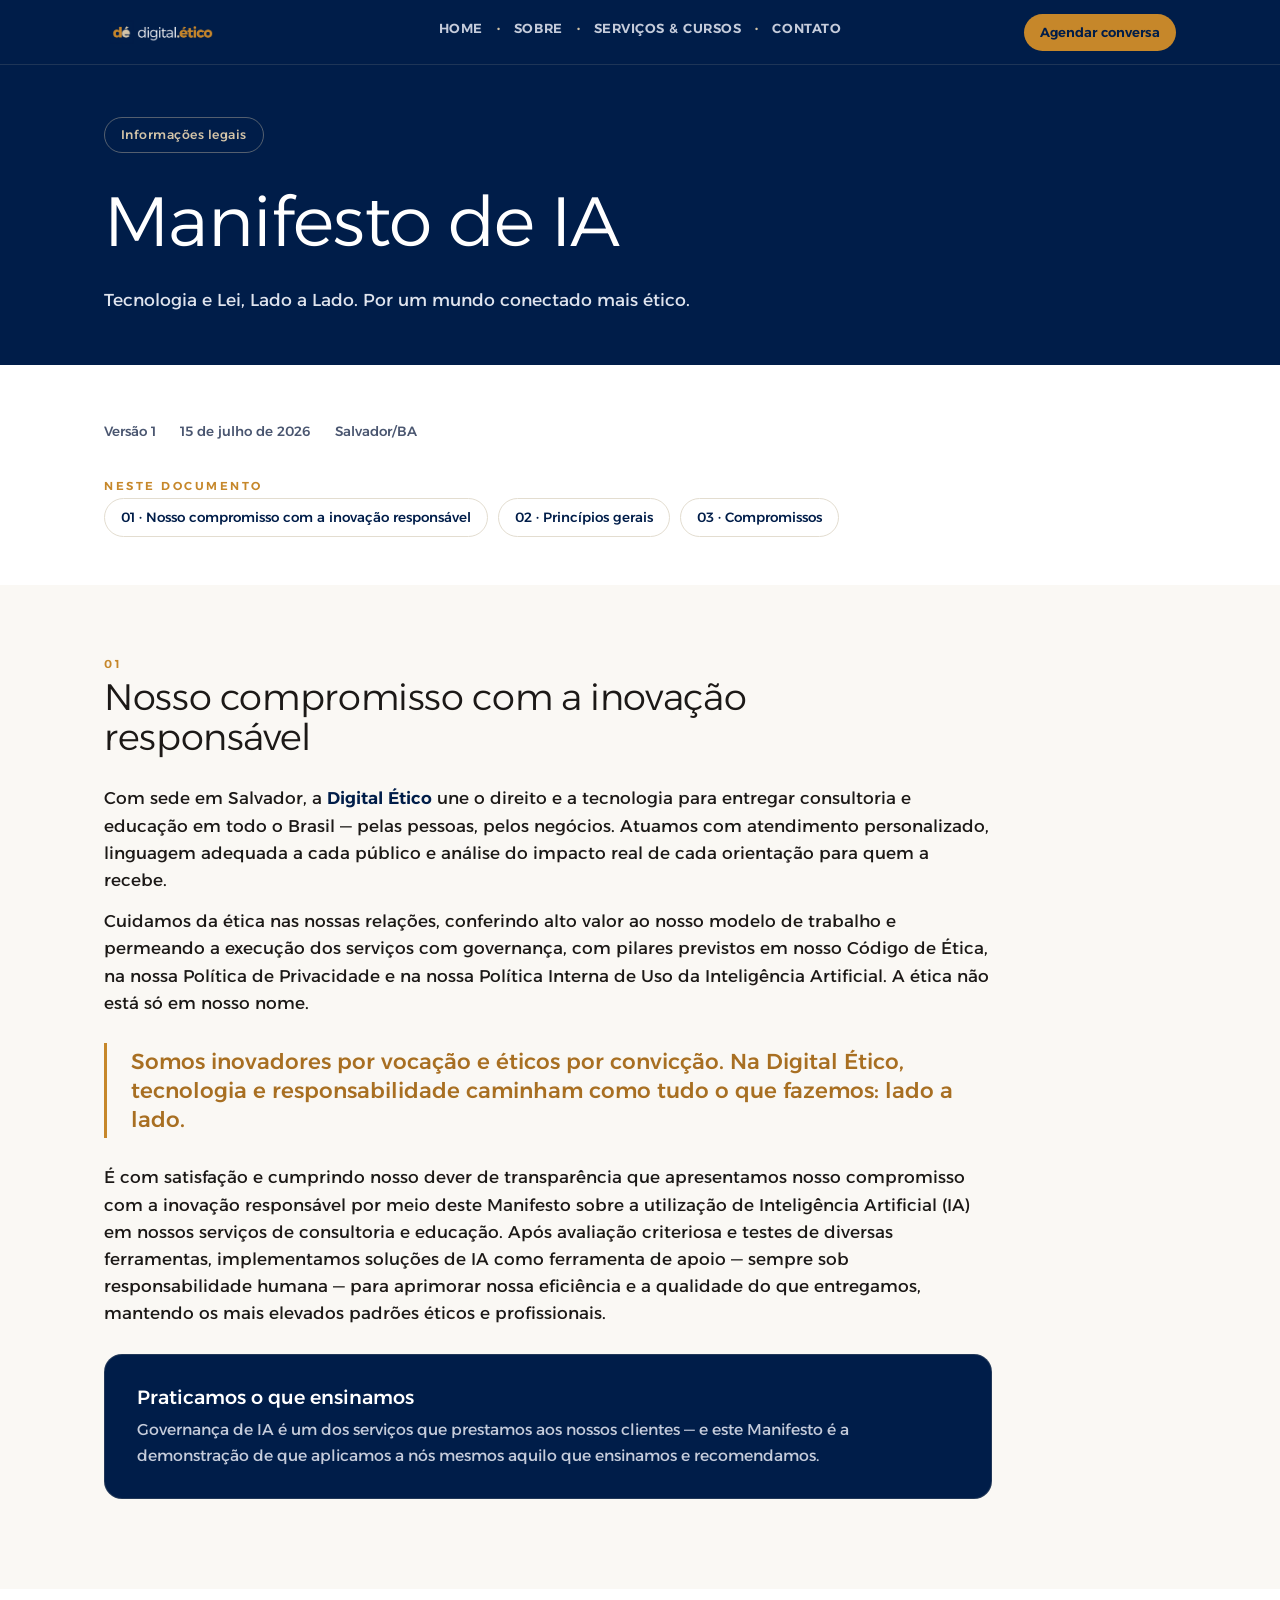
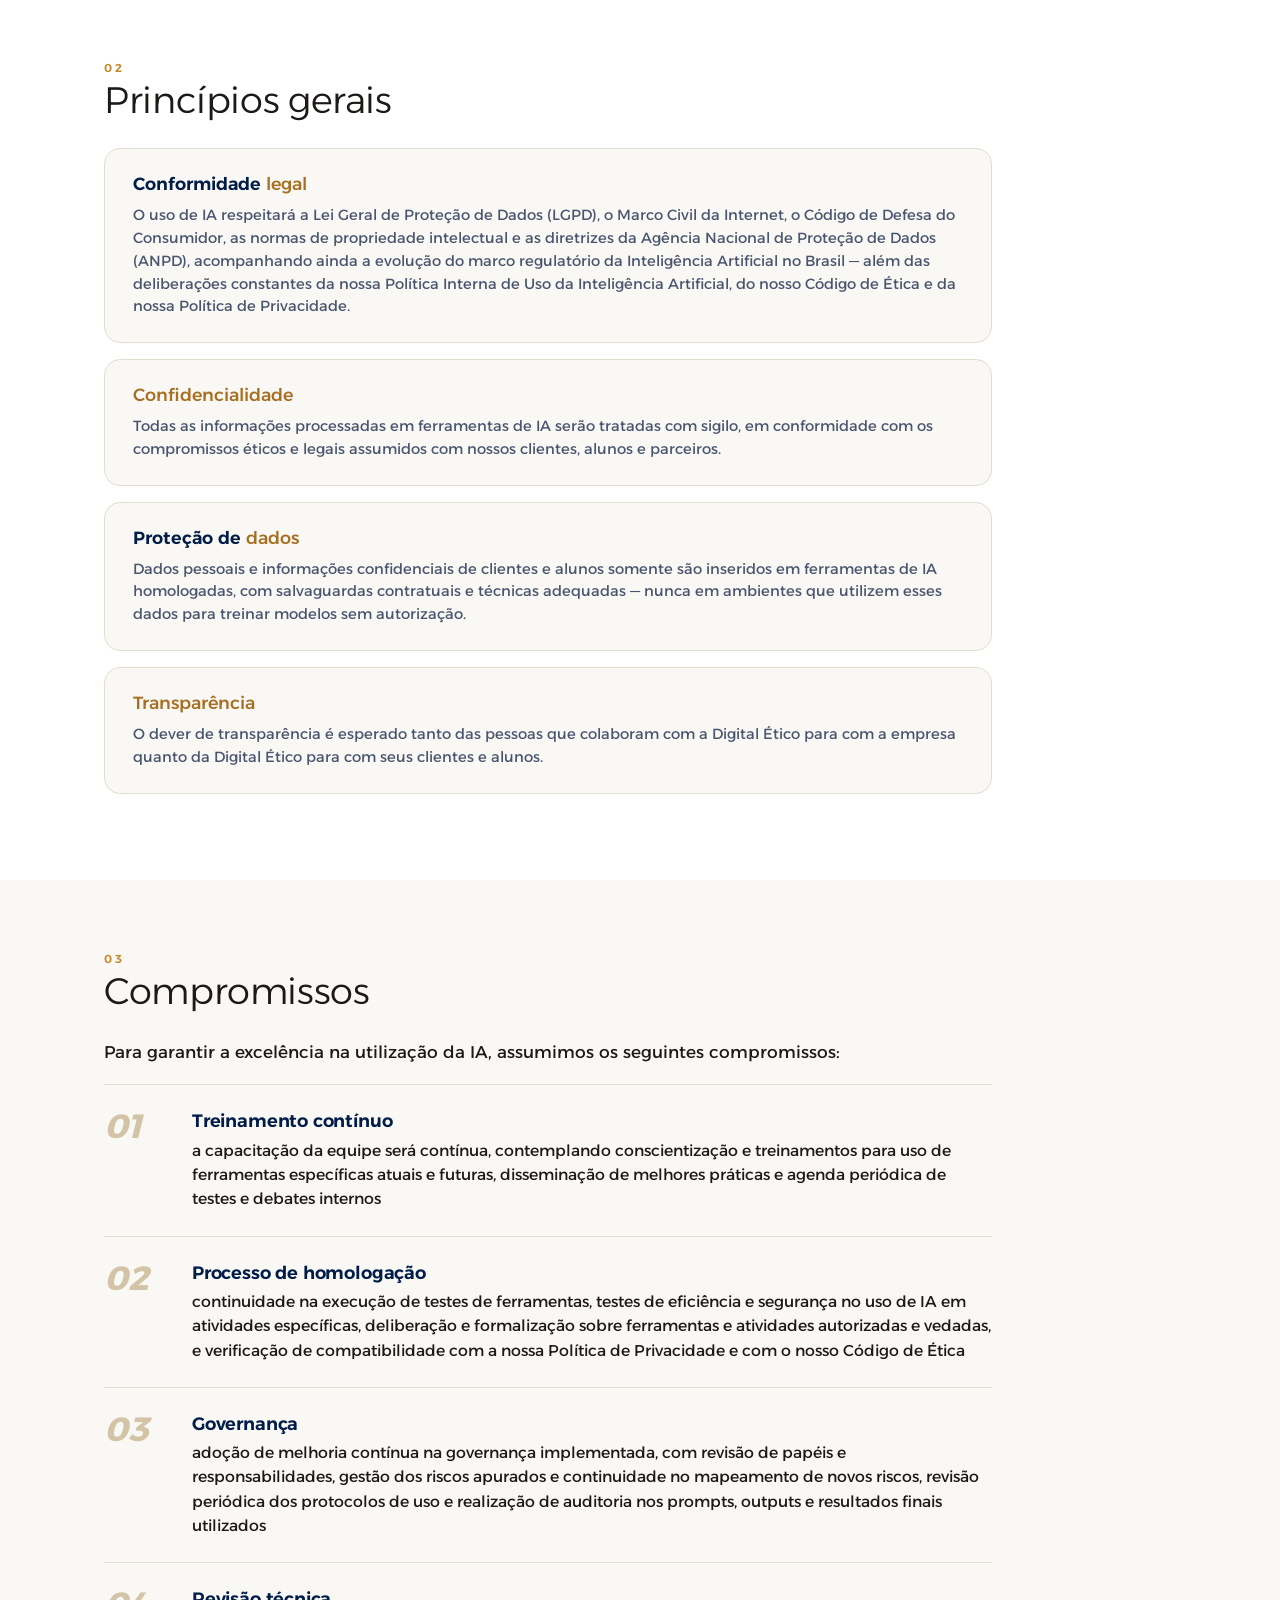
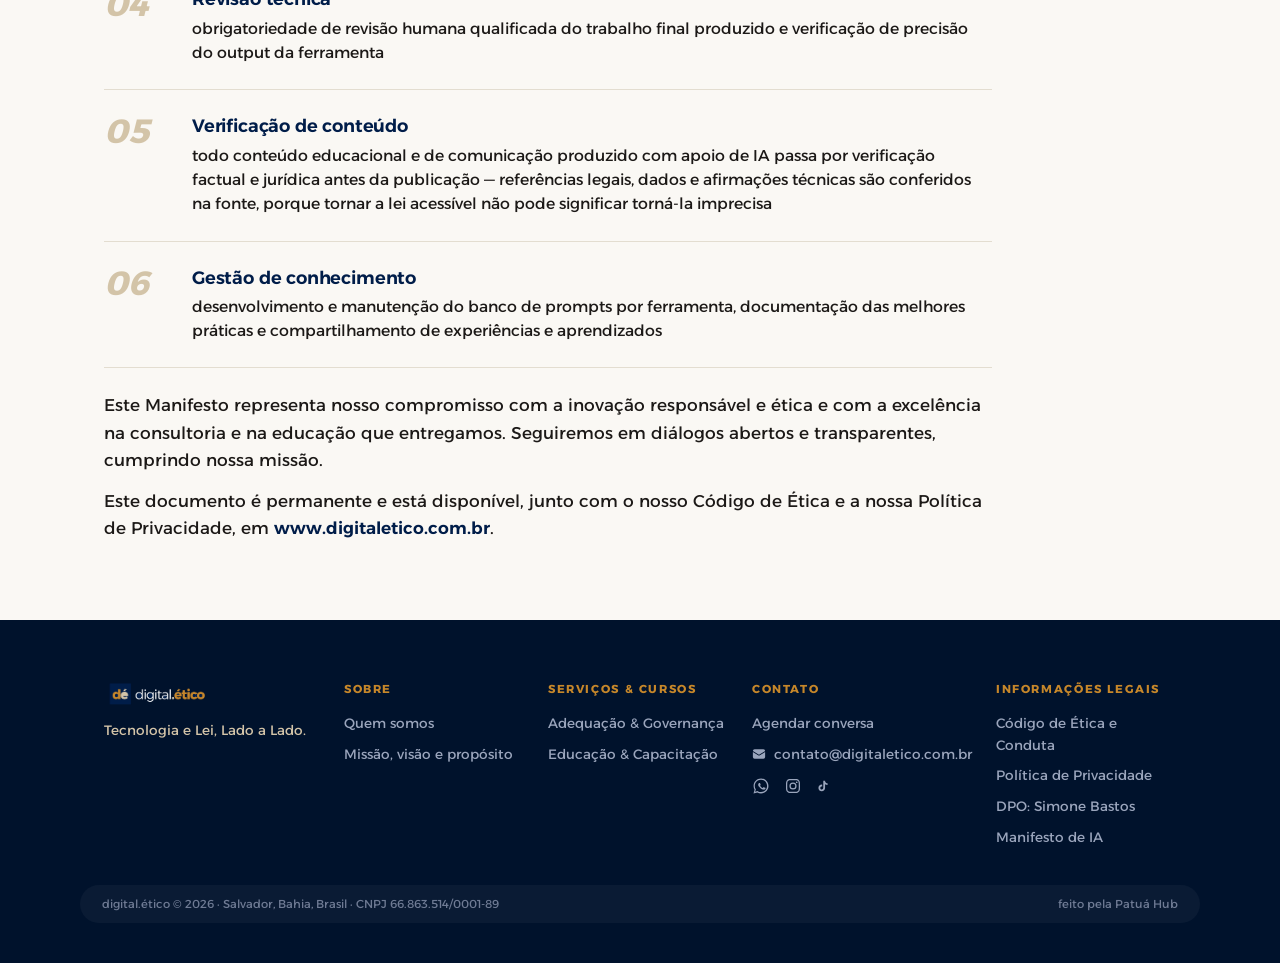
<file: documentos/manifesto-ia.html>
<!DOCTYPE html>
<html lang="pt-BR">
<head>
<meta charset="UTF-8">
<meta name="viewport" content="width=device-width, initial-scale=1.0">
<title>Manifesto de IA · digital.ético</title>
<meta name="description" content="O compromisso da digital.ético com a inovação responsável no uso de Inteligência Artificial em consultoria e educação.">
<meta property="og:type" content="website">
<meta property="og:locale" content="pt_BR">
<meta property="og:title" content="Manifesto de IA · digital.ético">
<meta property="og:description" content="O compromisso da digital.ético com a inovação responsável no uso de Inteligência Artificial em consultoria e educação.">
<link rel="preconnect" href="https://fonts.googleapis.com">
<link rel="preconnect" href="https://fonts.gstatic.com" crossorigin>
<link href="https://fonts.googleapis.com/css2?family=Alexandria:wght@300;400;500;600;700&display=swap" rel="stylesheet">
<link rel="stylesheet" href="../css/style.css">
</head>
<body>

<!-- HEADER -->
<header>
  <div class="wrap nav">
    <a href="../index.html" class="logo"><img src="../img/logo-horizontal-navy.png" alt="digital.ético"></a>
    <nav class="nav-links">
      <a href="../index.html">Home</a>
      <span class="nav-dot" aria-hidden="true">·</span>
      <a href="../sobre.html">Sobre</a>
      <span class="nav-dot" aria-hidden="true">·</span>
      <a href="../servicos-e-cursos.html">Serviços &amp; Cursos</a>
      <span class="nav-dot" aria-hidden="true">·</span>
      <a href="../contato.html">Contato</a>
    </nav>
    <div class="nav-actions">
      <a href="../contato.html" class="btn btn-gold nav-cta">Agendar conversa</a>
      <button class="nav-toggle" id="navToggle" aria-label="Abrir menu" aria-expanded="false" aria-controls="navMobile">
        <span></span><span></span><span></span>
      </button>
    </div>
  </div>
  <nav class="nav-mobile" id="navMobile">
    <a href="../index.html">Home</a>
    <a href="../sobre.html">Sobre</a>
    <a href="../servicos-e-cursos.html">Serviços &amp; Cursos</a>
    <a href="../contato.html">Contato</a>
    <a href="../contato.html" class="btn btn-gold">Agendar conversa</a>
  </nav>
</header>

<!-- PAGE HERO -->
<section class="hero page-hero">
  <div class="wrap">
    <span class="tag-pill">Informações legais</span>
    <h1>Manifesto de IA</h1>
    <p class="lead">Tecnologia e Lei, Lado a Lado. Por um mundo conectado mais ético.</p>
  </div>
</section>

<!-- ÍNDICE -->
<section class="sec white doc-intro">
  <div class="wrap">
    <div class="doc-meta"><span>Versão 1</span><span>15 de julho de 2026</span><span>Salvador/BA</span></div>
    <span class="eyebrow">Neste documento</span>
    <div class="chips doc-index">
      <a class="chip" href="#m1">01 · Nosso compromisso com a inovação responsável</a>
      <a class="chip" href="#m2">02 · Princípios gerais</a>
      <a class="chip" href="#m3">03 · Compromissos</a>
    </div>
  </div>
</section>

<section class="sec cream doc-sec" id="m1">
  <div class="wrap">
    <div class="sec-head">
      <span class="eyebrow">01</span>
      <h2>Nosso compromisso com a inovação responsável</h2>
    </div>
    <div class="doc-prose">
  <p>Com sede em Salvador, a <b>Digital Ético</b> une o direito e a tecnologia para entregar consultoria e educação em todo o Brasil — pelas pessoas, pelos negócios. Atuamos com atendimento personalizado, linguagem adequada a cada público e análise do impacto real de cada orientação para quem a recebe.</p>
  <p>Cuidamos da ética nas nossas relações, conferindo alto valor ao nosso modelo de trabalho e permeando a execução dos serviços com governança, com pilares previstos em nosso Código de Ética, na nossa Política de Privacidade e na nossa Política Interna de Uso da Inteligência Artificial. A ética não está só em nosso nome.</p>

  <div class="statement">
    <p><em>Somos inovadores por vocação e éticos por convicção. Na Digital Ético, tecnologia e responsabilidade caminham como tudo o que fazemos: lado a lado.</em></p>
  </div>

  <p>É com satisfação e cumprindo nosso dever de transparência que apresentamos nosso compromisso com a inovação responsável por meio deste Manifesto sobre a utilização de Inteligência Artificial (IA) em nossos serviços de consultoria e educação. Após avaliação criteriosa e testes de diversas ferramentas, implementamos soluções de IA como ferramenta de apoio — sempre sob responsabilidade humana — para aprimorar nossa eficiência e a qualidade do que entregamos, mantendo os mais elevados padrões éticos e profissionais.</p>
  <div class="box navy">
    <h4>Praticamos o que ensinamos</h4>
    <p>Governança de IA é um dos serviços que prestamos aos nossos clientes — e este Manifesto é a demonstração de que aplicamos a nós mesmos aquilo que ensinamos e recomendamos.</p>
  </div>
    </div>
  </div>
</section>

<section class="sec white doc-sec" id="m2">
  <div class="wrap">
    <div class="sec-head">
      <span class="eyebrow">02</span>
      <h2>Princípios gerais</h2>
    </div>
    <div class="doc-prose">
  <div class="cards">
    <div class="card">
      <h4>Conformidade <em>legal</em></h4>
      <p>O uso de IA respeitará a Lei Geral de Proteção de Dados (LGPD), o Marco Civil da Internet, o Código de Defesa do Consumidor, as normas de propriedade intelectual e as diretrizes da Agência Nacional de Proteção de Dados (ANPD), acompanhando ainda a evolução do marco regulatório da Inteligência Artificial no Brasil — além das deliberações constantes da nossa Política Interna de Uso da Inteligência Artificial, do nosso Código de Ética e da nossa Política de Privacidade.</p>
    </div>
    <div class="card">
      <h4><em>Confidencialidade</em></h4>
      <p>Todas as informações processadas em ferramentas de IA serão tratadas com sigilo, em conformidade com os compromissos éticos e legais assumidos com nossos clientes, alunos e parceiros.</p>
    </div>
    <div class="card">
      <h4>Proteção de <em>dados</em></h4>
      <p>Dados pessoais e informações confidenciais de clientes e alunos somente são inseridos em ferramentas de IA homologadas, com salvaguardas contratuais e técnicas adequadas — nunca em ambientes que utilizem esses dados para treinar modelos sem autorização.</p>
    </div>
    <div class="card">
      <h4><em>Transparência</em></h4>
      <p>O dever de transparência é esperado tanto das pessoas que colaboram com a Digital Ético para com a empresa quanto da Digital Ético para com seus clientes e alunos.</p>
    </div>
  </div>
    </div>
  </div>
</section>

<section class="sec cream doc-sec" id="m3">
  <div class="wrap">
    <div class="sec-head">
      <span class="eyebrow">03</span>
      <h2>Compromissos</h2>
    </div>
    <div class="doc-prose">
  <p>Para garantir a excelência na utilização da IA, assumimos os seguintes compromissos:</p>
  <div class="values-list">
  <div class="value-item"><span class="value-num">01</span><div><h3>Treinamento contínuo</h3><p>a capacitação da equipe será contínua, contemplando conscientização e treinamentos para uso de ferramentas específicas atuais e futuras, disseminação de melhores práticas e agenda periódica de testes e debates internos</p></div></div>
  <div class="value-item"><span class="value-num">02</span><div><h3>Processo de homologação</h3><p>continuidade na execução de testes de ferramentas, testes de eficiência e segurança no uso de IA em atividades específicas, deliberação e formalização sobre ferramentas e atividades autorizadas e vedadas, e verificação de compatibilidade com a nossa Política de Privacidade e com o nosso Código de Ética</p></div></div>
  <div class="value-item"><span class="value-num">03</span><div><h3>Governança</h3><p>adoção de melhoria contínua na governança implementada, com revisão de papéis e responsabilidades, gestão dos riscos apurados e continuidade no mapeamento de novos riscos, revisão periódica dos protocolos de uso e realização de auditoria nos prompts, outputs e resultados finais utilizados</p></div></div>
  <div class="value-item"><span class="value-num">04</span><div><h3>Revisão técnica</h3><p>obrigatoriedade de revisão humana qualificada do trabalho final produzido e verificação de precisão do output da ferramenta</p></div></div>
  <div class="value-item"><span class="value-num">05</span><div><h3>Verificação de conteúdo</h3><p>todo conteúdo educacional e de comunicação produzido com apoio de IA passa por verificação factual e jurídica antes da publicação — referências legais, dados e afirmações técnicas são conferidos na fonte, porque tornar a lei acessível não pode significar torná-la imprecisa</p></div></div>
  <div class="value-item"><span class="value-num">06</span><div><h3>Gestão de conhecimento</h3><p>desenvolvimento e manutenção do banco de prompts por ferramenta, documentação das melhores práticas e compartilhamento de experiências e aprendizados</p></div></div>
</div>

  <p>Este Manifesto representa nosso compromisso com a inovação responsável e ética e com a excelência na consultoria e na educação que entregamos. Seguiremos em diálogos abertos e transparentes, cumprindo nossa missão.</p>
  <p>Este documento é permanente e está disponível, junto com o nosso Código de Ética e a nossa Política de Privacidade, em <b>www.digitaletico.com.br</b>.</p>
    </div>
  </div>
</section>


<!-- FOOTER -->
<footer>
  <div class="wrap foot-grid">
    <div>
      <div class="flogo"><img src="../img/logo-horizontal-navy.png" alt="digital.ético"></div>
      <div class="tagline">Tecnologia e Lei, Lado a Lado.</div>
    </div>
    <div>
      <h5>Sobre</h5>
      <ul>
        <li><a href="../sobre.html">Quem somos</a></li>
        <li><a href="../sobre.html#missao">Missão, visão e propósito</a></li>
      </ul>
    </div>
    <div>
      <h5>Serviços &amp; Cursos</h5>
      <ul>
        <li><a href="../servicos-e-cursos.html">Adequação &amp; Governança</a></li>
        <li><a href="../servicos-e-cursos.html">Educação &amp; Capacitação</a></li>
      </ul>
    </div>
    <div>
      <h5>Contato</h5>
      <ul>
        <li><a href="../contato.html">Agendar conversa</a></li>
        <li><a class="social-link" href="mailto:contato@digitaletico.com.br"><svg viewBox="0 0 24 24" fill="currentColor"><path d="M1.5 8.67v8.58a3 3 0 0 0 3 3h15a3 3 0 0 0 3-3V8.67l-8.928 5.493a3 3 0 0 1-3.144 0L1.5 8.67Z"/><path d="M22.5 6.908V6.75a3 3 0 0 0-3-3h-15a3 3 0 0 0-3 3v.158l9.714 5.978a1.5 1.5 0 0 0 1.572 0L22.5 6.908Z"/></svg> contato@digitaletico.com.br</a></li>
        <li class="social-row"><a class="social-link wa-icon" href="https://wa.me/5571983603284" target="_blank" rel="noopener" aria-label="WhatsApp"><svg viewBox="0 0 24 24" fill="currentColor"><path d="M17.507 14.307c-.24-.12-1.415-.698-1.634-.778-.219-.08-.378-.12-.538.12-.16.24-.617.778-.756.938-.14.16-.279.18-.518.06-.24-.12-1.012-.373-1.928-1.19-.712-.635-1.193-1.42-1.333-1.66-.14-.24-.015-.37.105-.49.108-.108.24-.28.36-.42.12-.14.16-.24.24-.4.08-.16.04-.3-.02-.42-.06-.12-.538-1.297-.738-1.777-.194-.466-.392-.403-.538-.41-.14-.007-.3-.008-.46-.008-.16 0-.42.06-.64.3-.22.24-.84.82-.84 2 0 1.18.86 2.32.98 2.48.12.16 1.7 2.6 4.12 3.65.576.248 1.024.396 1.374.507.577.183 1.102.157 1.517.095.463-.069 1.415-.578 1.615-1.136.2-.558.2-1.036.14-1.136-.06-.1-.219-.16-.459-.28z"/><path fill-rule="evenodd" clip-rule="evenodd" d="M12.05 2C6.55 2 2.1 6.44 2.1 11.9c0 1.86.5 3.6 1.37 5.1L2 22l5.13-1.34c1.45.79 3.1 1.24 4.87 1.24h.01c5.5 0 9.95-4.44 9.95-9.9C21.95 6.5 17.5 2.05 12.05 2zm0 18.12h-.01c-1.55 0-3.06-.42-4.36-1.2l-.31-.19-3.24 1.04 1.06-3.16-.2-.32a8.196 8.196 0 0 1-1.28-4.4c0-4.51 3.68-8.19 8.2-8.19 4.51 0 8.18 3.68 8.18 8.19 0 4.5-3.68 8.19-8.19 8.19v.04z"/></svg></a>
          <a class="social-link" href="https://instagram.com/digitaletico" target="_blank" rel="noopener" aria-label="Instagram"><svg viewBox="0 0 24 24" fill="currentColor"><path d="M12 2.16c3.2 0 3.58.01 4.85.07 1.17.05 1.8.25 2.23.41.56.22.96.48 1.38.9.42.42.68.82.9 1.38.16.42.36 1.06.41 2.23.06 1.27.07 1.65.07 4.85s-.01 3.58-.07 4.85c-.05 1.17-.25 1.8-.41 2.23-.22.56-.48.96-.9 1.38-.42.42-.82.68-1.38.9-.42.16-1.06.36-2.23.41-1.27.06-1.65.07-4.85.07s-3.58-.01-4.85-.07c-1.17-.05-1.8-.25-2.23-.41-.56-.22-.96-.48-1.38-.9-.42-.42-.68-.82-.9-1.38-.16-.42-.36-1.06-.41-2.23-.06-1.27-.07-1.65-.07-4.85s.01-3.58.07-4.85c.05-1.17.25-1.8.41-2.23.22-.56.48-.96.9-1.38.42-.42.82-.68 1.38-.9.42-.16 1.06-.36 2.23-.41 1.27-.06 1.65-.07 4.85-.07M12 0C8.74 0 8.33.01 7.05.07 5.78.13 4.9.33 4.14.63c-.79.31-1.46.72-2.13 1.39-.67.67-1.08 1.34-1.39 2.13-.3.76-.5 1.64-.56 2.91C.01 8.34 0 8.75 0 12s.01 3.66.07 4.94c.06 1.27.26 2.15.56 2.91.31.79.72 1.46 1.39 2.13.67.67 1.34 1.08 2.13 1.39.76.3 1.64.5 2.91.56C8.34 23.99 8.75 24 12 24s3.66-.01 4.94-.07c1.27-.06 2.15-.26 2.91-.56.79-.31 1.46-.72 2.13-1.39.67-.67 1.08-1.34 1.39-2.13.3-.76.5-1.64.56-2.91.06-1.28.07-1.69.07-4.94s-.01-3.66-.07-4.94c-.06-1.27-.26-2.15-.56-2.91-.31-.79-.72-1.46-1.39-2.13-.67-.67-1.34-1.08-2.13-1.39-.76-.3-1.64-.5-2.91-.56C15.66.01 15.25 0 12 0zm0 5.84a6.16 6.16 0 1 0 0 12.32 6.16 6.16 0 0 0 0-12.32zM12 16a4 4 0 1 1 0-8 4 4 0 0 1 0 8zm6.41-11.85a1.44 1.44 0 1 0 0 2.88 1.44 1.44 0 0 0 0-2.88z"/></svg></a>
          <a class="social-link" href="https://www.tiktok.com/@digital.etico" target="_blank" rel="noopener" aria-label="TikTok"><svg viewBox="0 0 24 24" fill="currentColor"><path d="M16.6 5.82s.51.5 0 0A4.278 4.278 0 0 1 15.54 3h-3.09v12.4a2.592 2.592 0 0 1-2.59 2.5c-1.42 0-2.6-1.16-2.6-2.6 0-1.72 1.66-3.02 3.37-2.48V9.66c-3.45-.46-6.47 2.22-6.47 5.64 0 3.33 2.76 5.7 5.69 5.7 3.14 0 5.69-2.55 5.69-5.7V9.01a7.35 7.35 0 0 0 4.3 1.38V7.3s-1.88.09-3.24-1.48z"/></svg></a></li>
      </ul>
    </div>
    <div>
      <h5>Informações legais</h5>
      <ul>
        <li><a href="../documentos/codigo-de-etica.html">Código de Ética e Conduta</a></li>
        <li><a href="../documentos/politica-de-privacidade.html">Política de Privacidade</a></li>
        <li><a href="mailto:contato@digitaletico.com.br">DPO: Simone Bastos</a></li>
        <li><a href="../documentos/manifesto-ia.html">Manifesto de IA</a></li>
      </ul>
    </div>
  </div>
  <div class="wrap foot-bottom">
    <span>digital.ético © 2026 · Salvador, Bahia, Brasil · CNPJ 66.863.514/0001-89</span>
    <span class="foot-credit">feito pela <a href="https://www.patuahub.com.br" target="_blank" rel="noopener">Patuá Hub</a></span>
  </div>
</footer>

<script src="../js/main.js"></script>
</body>
</html>
</file>
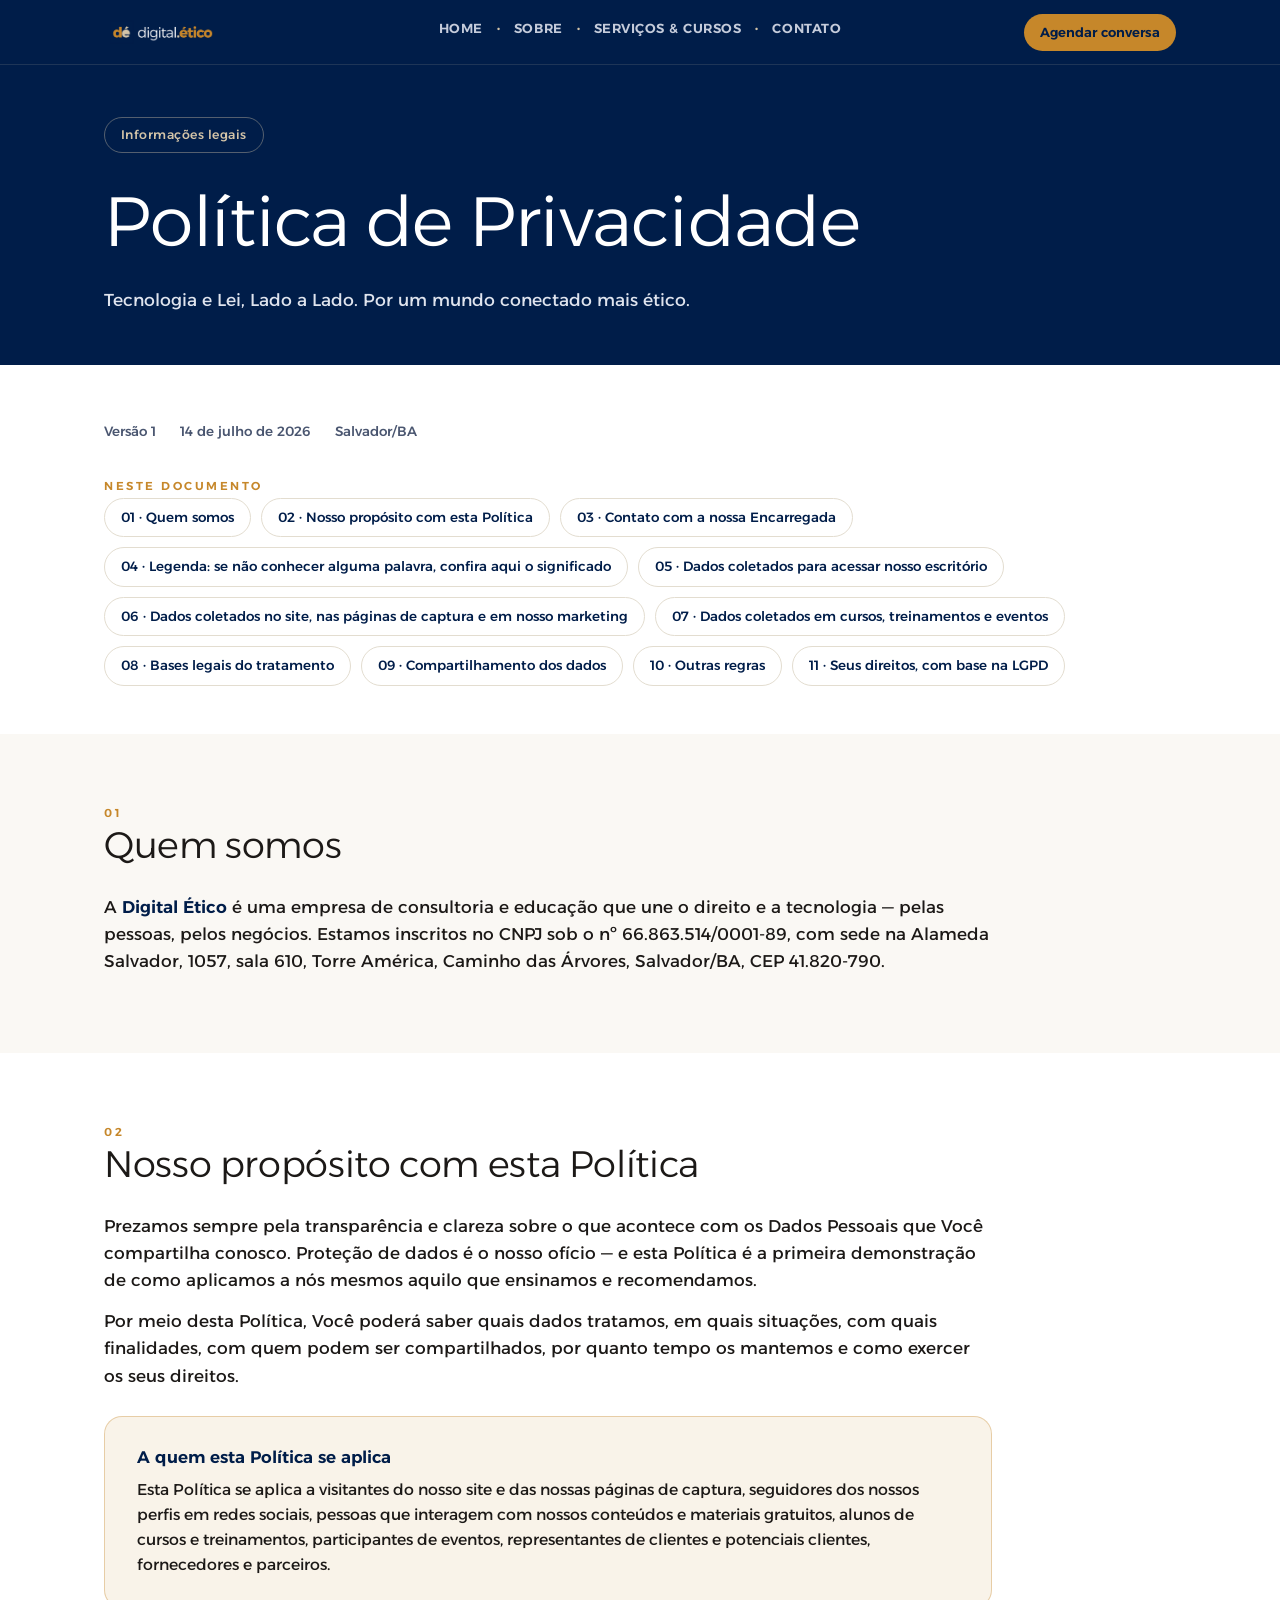
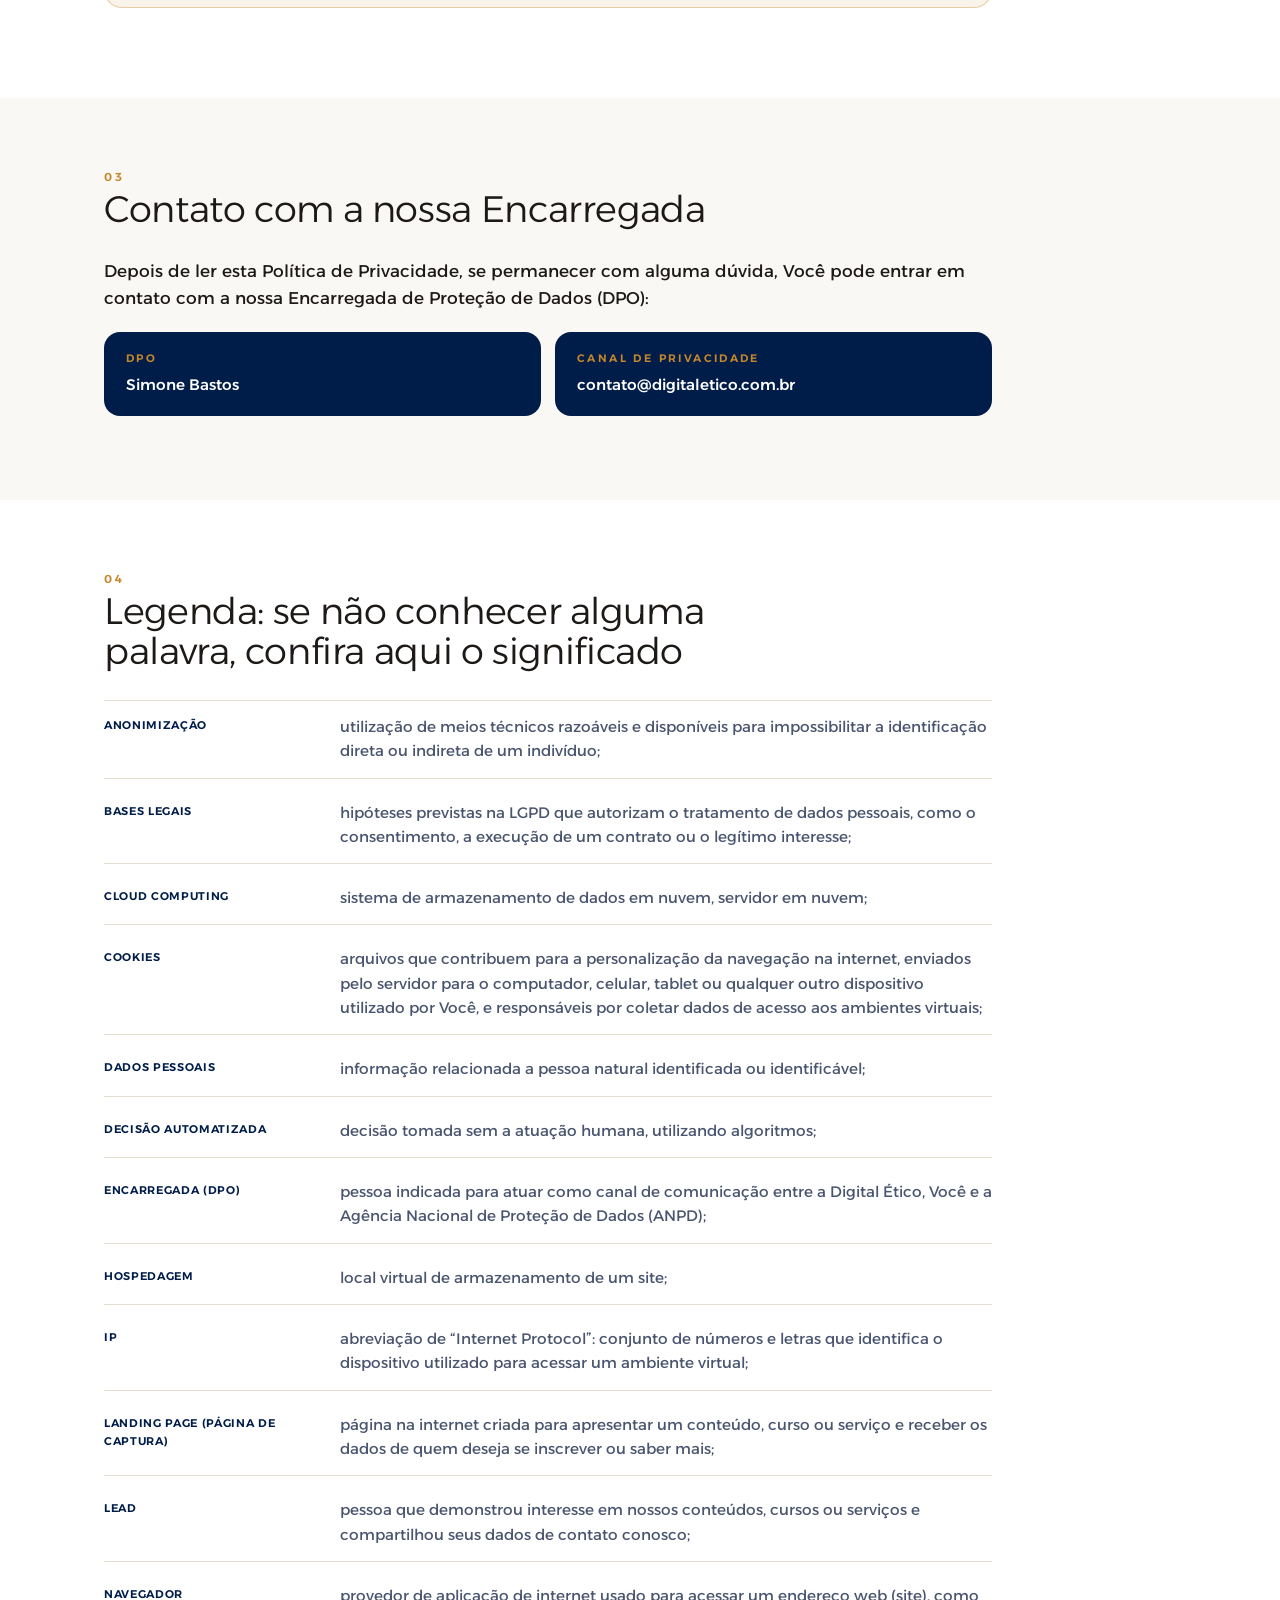
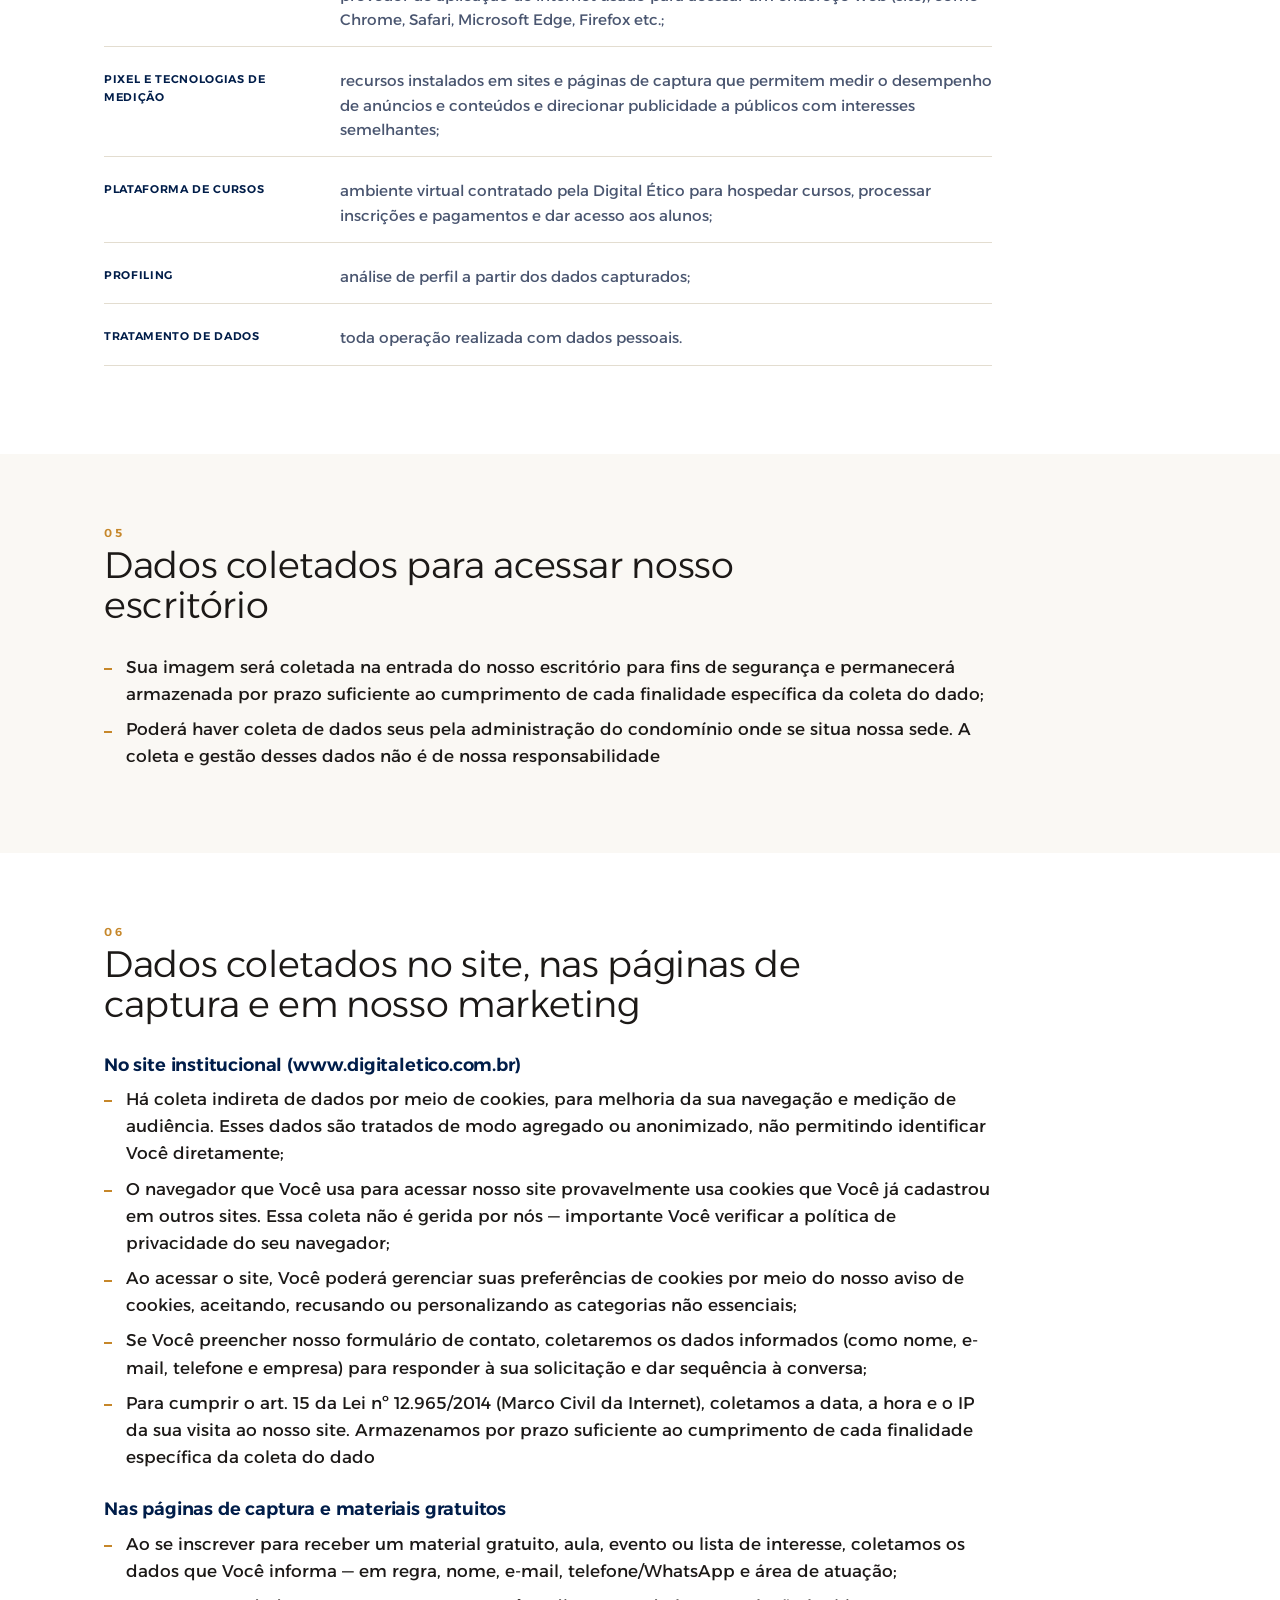
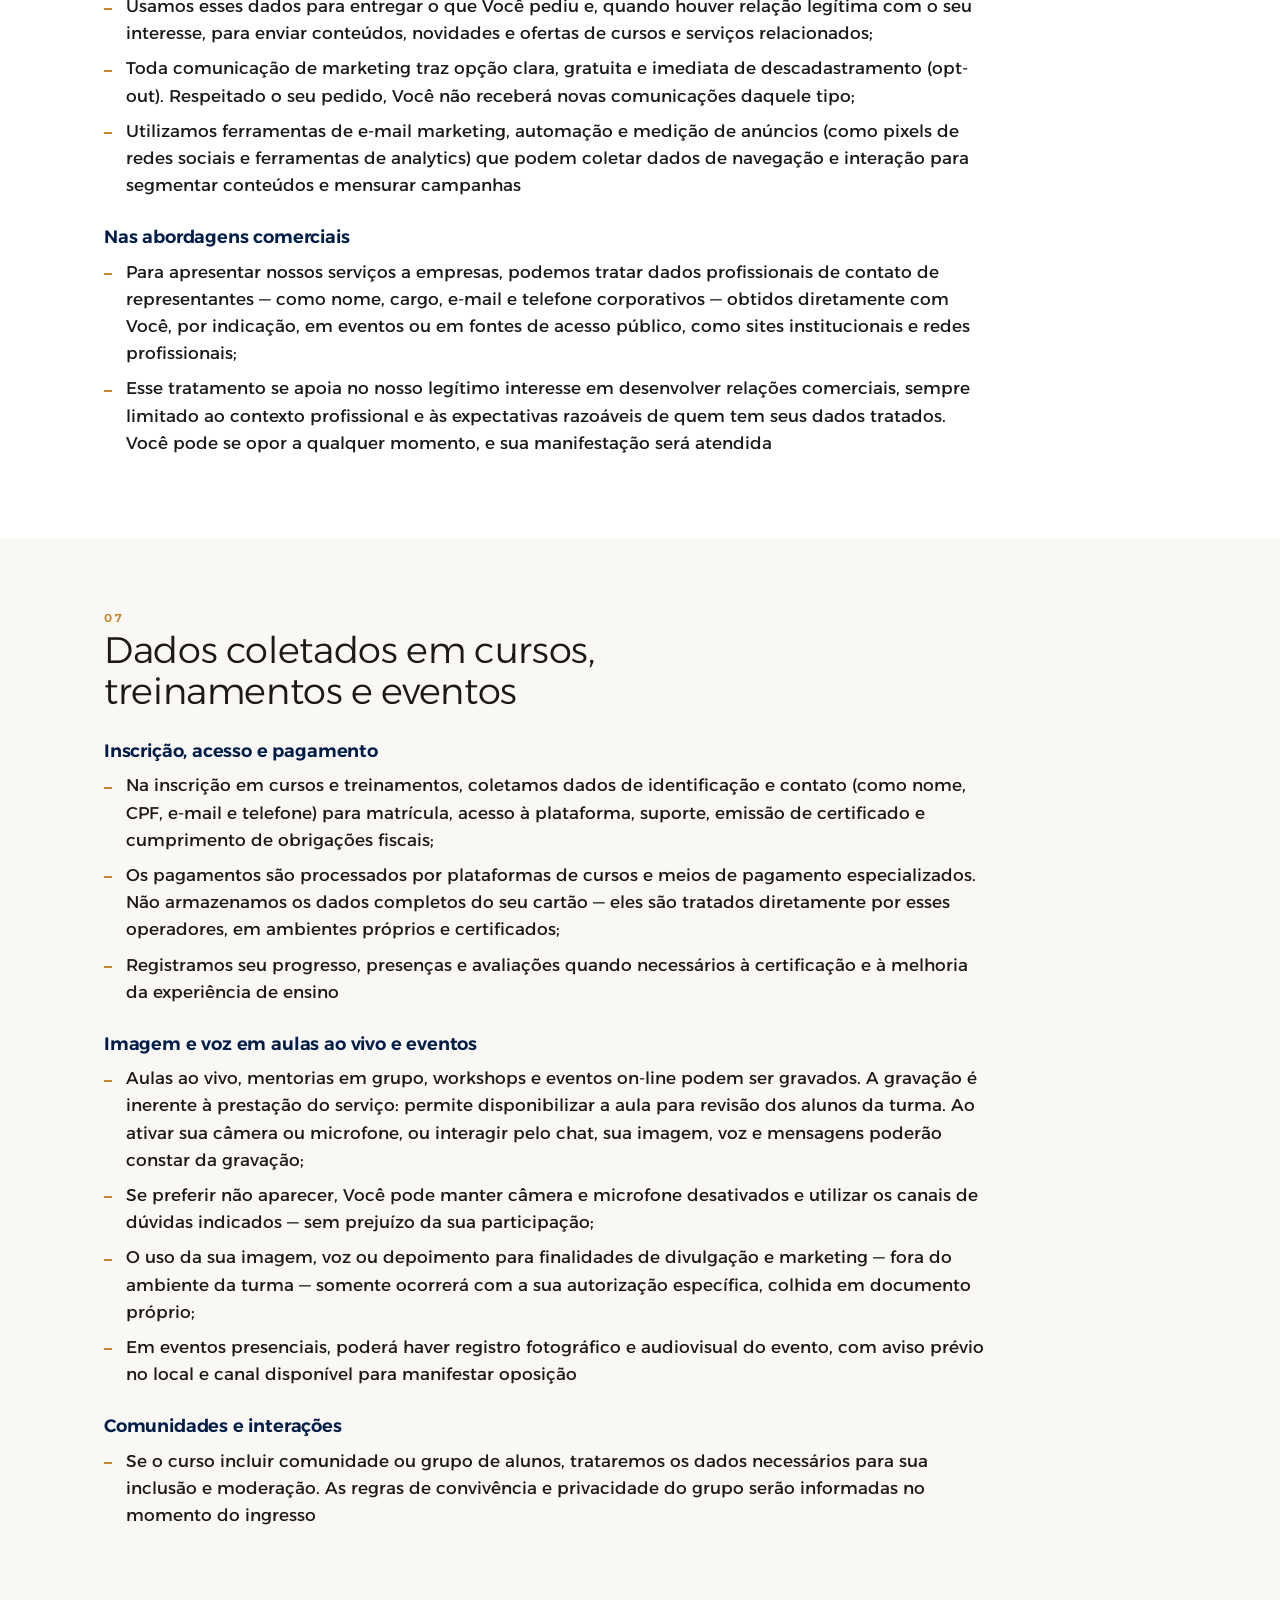
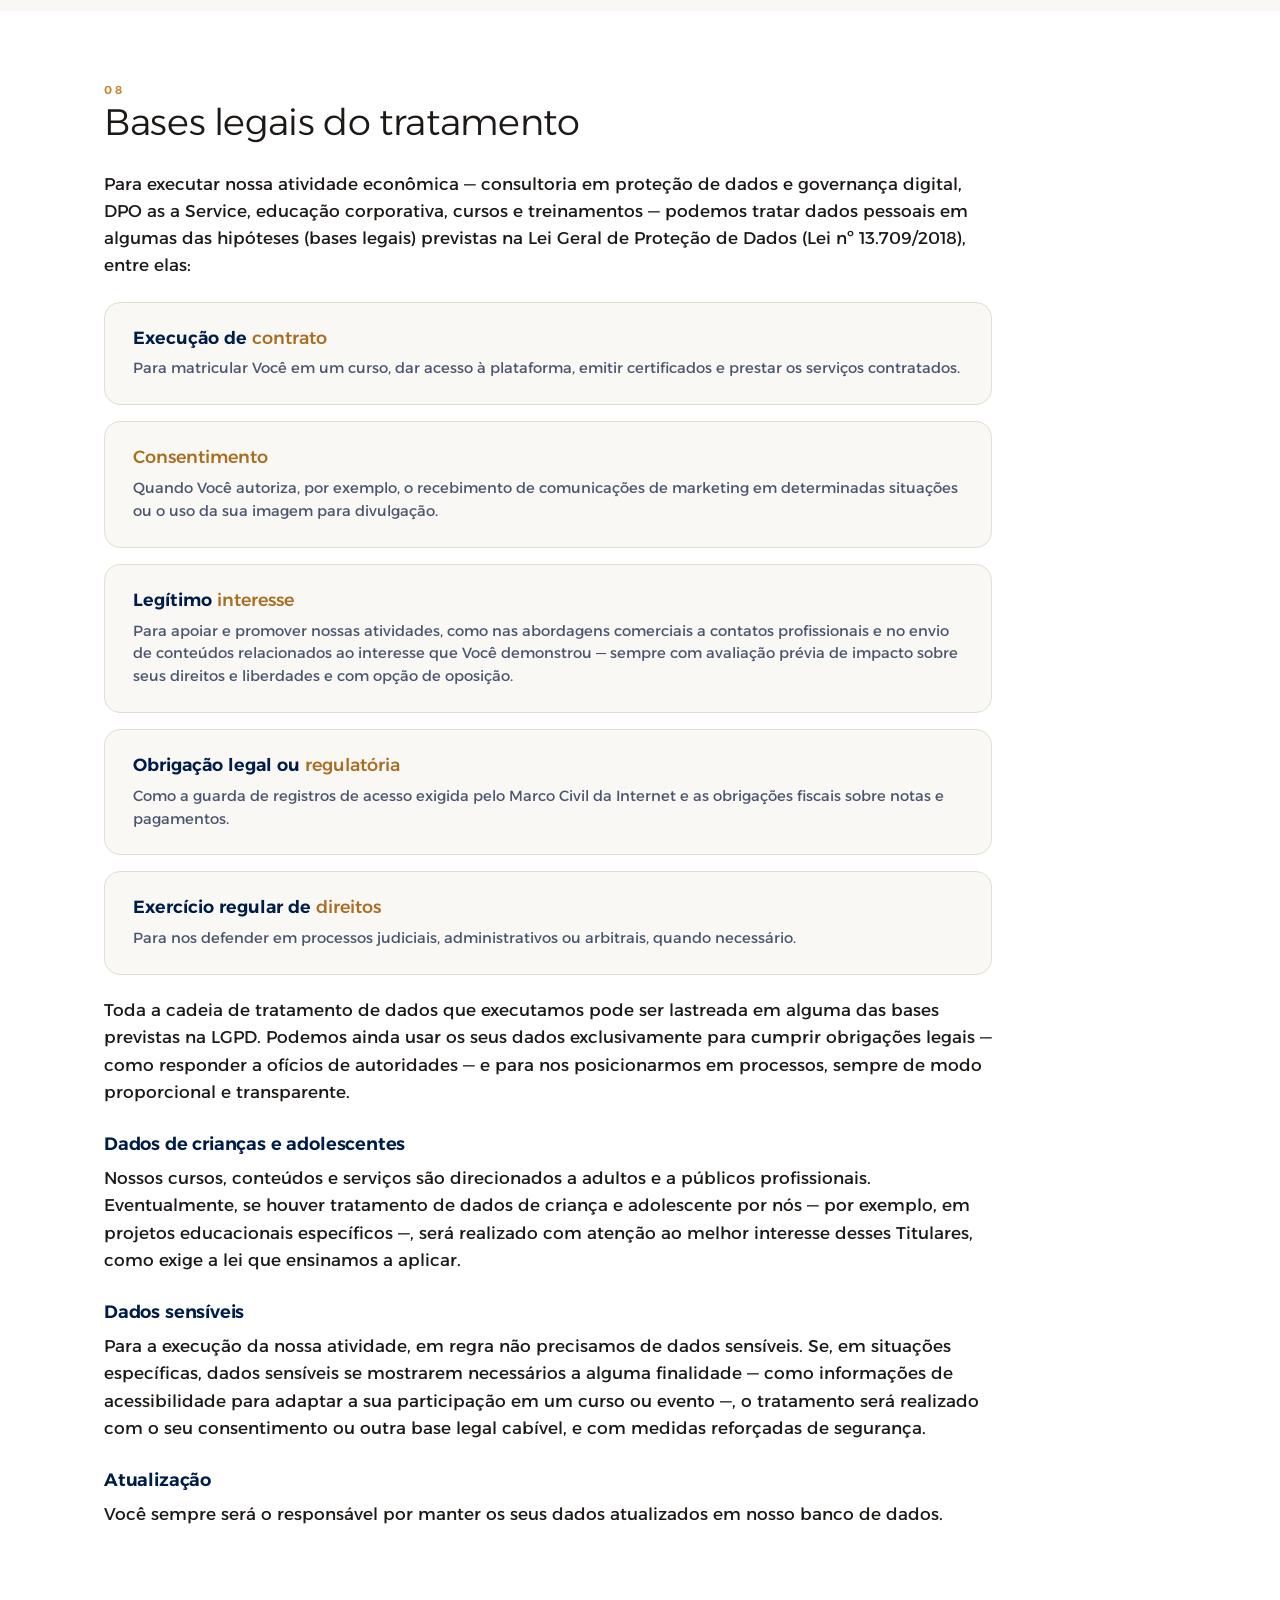
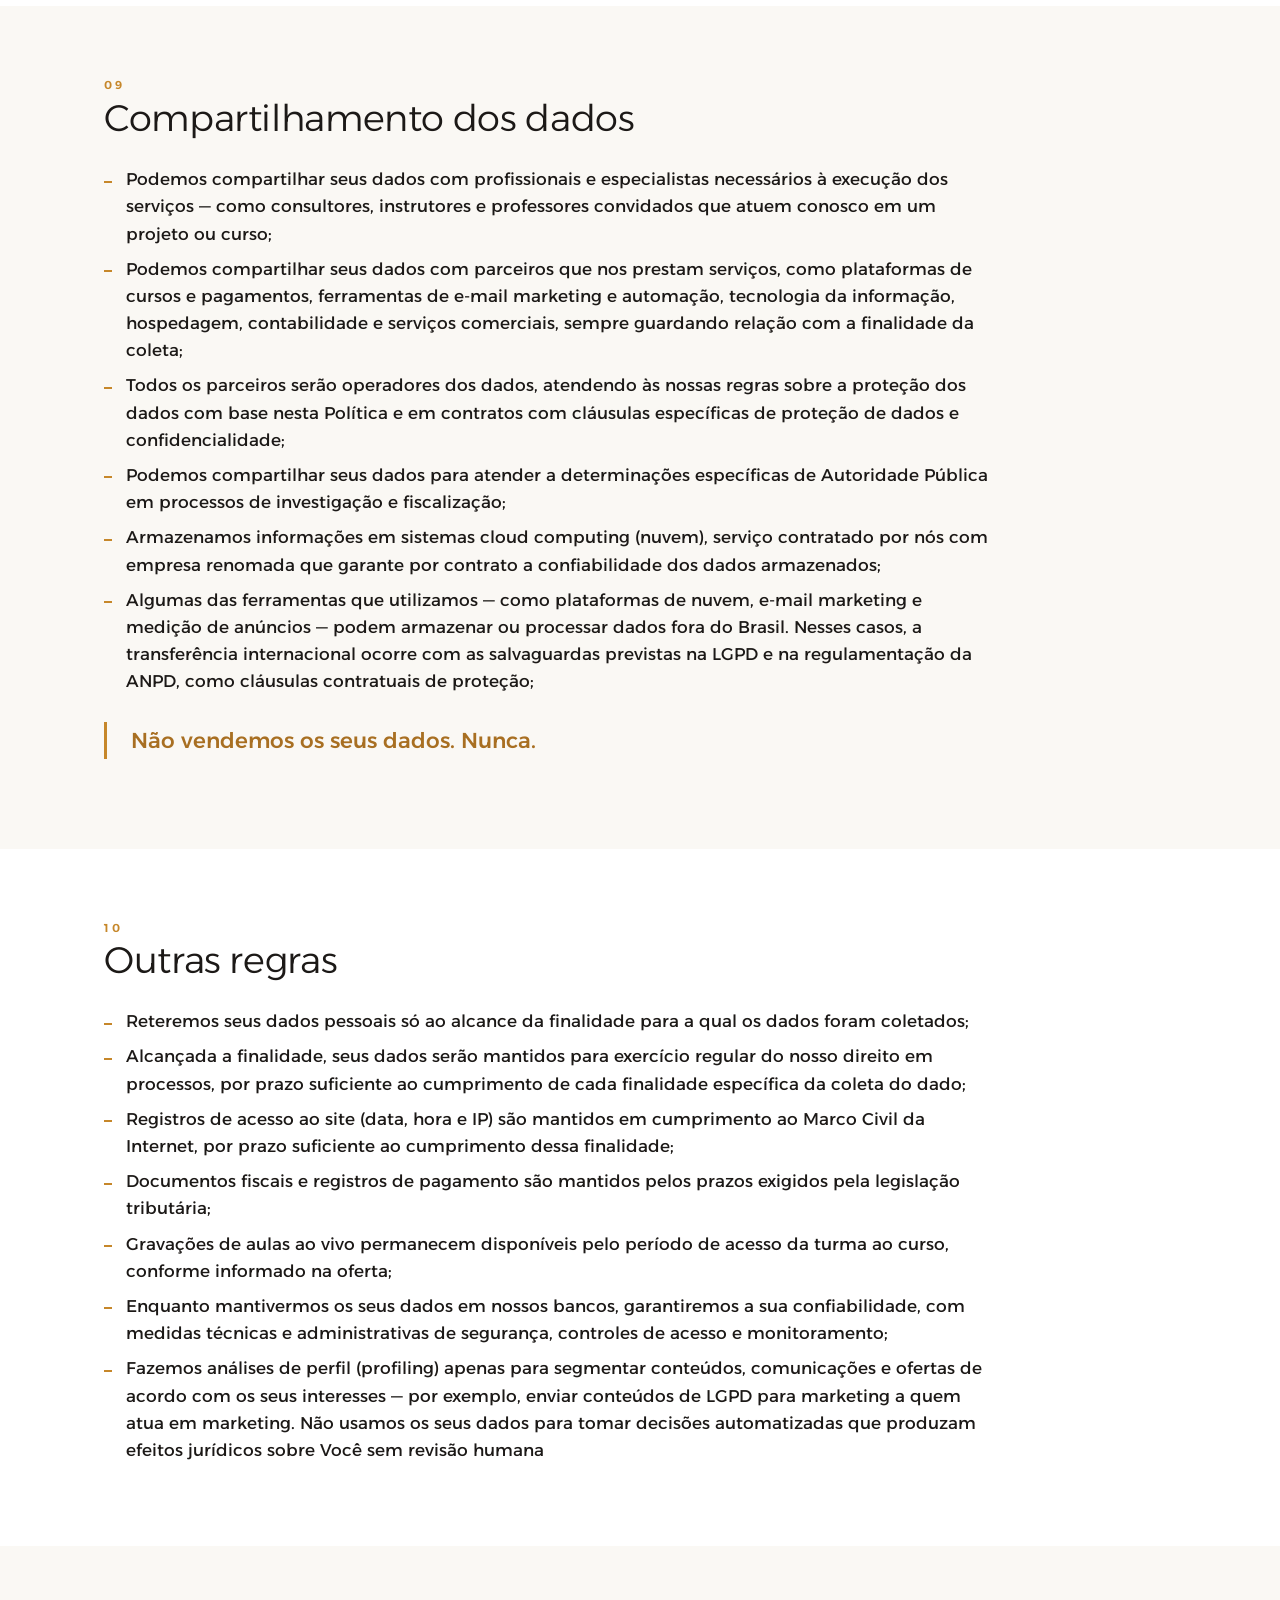
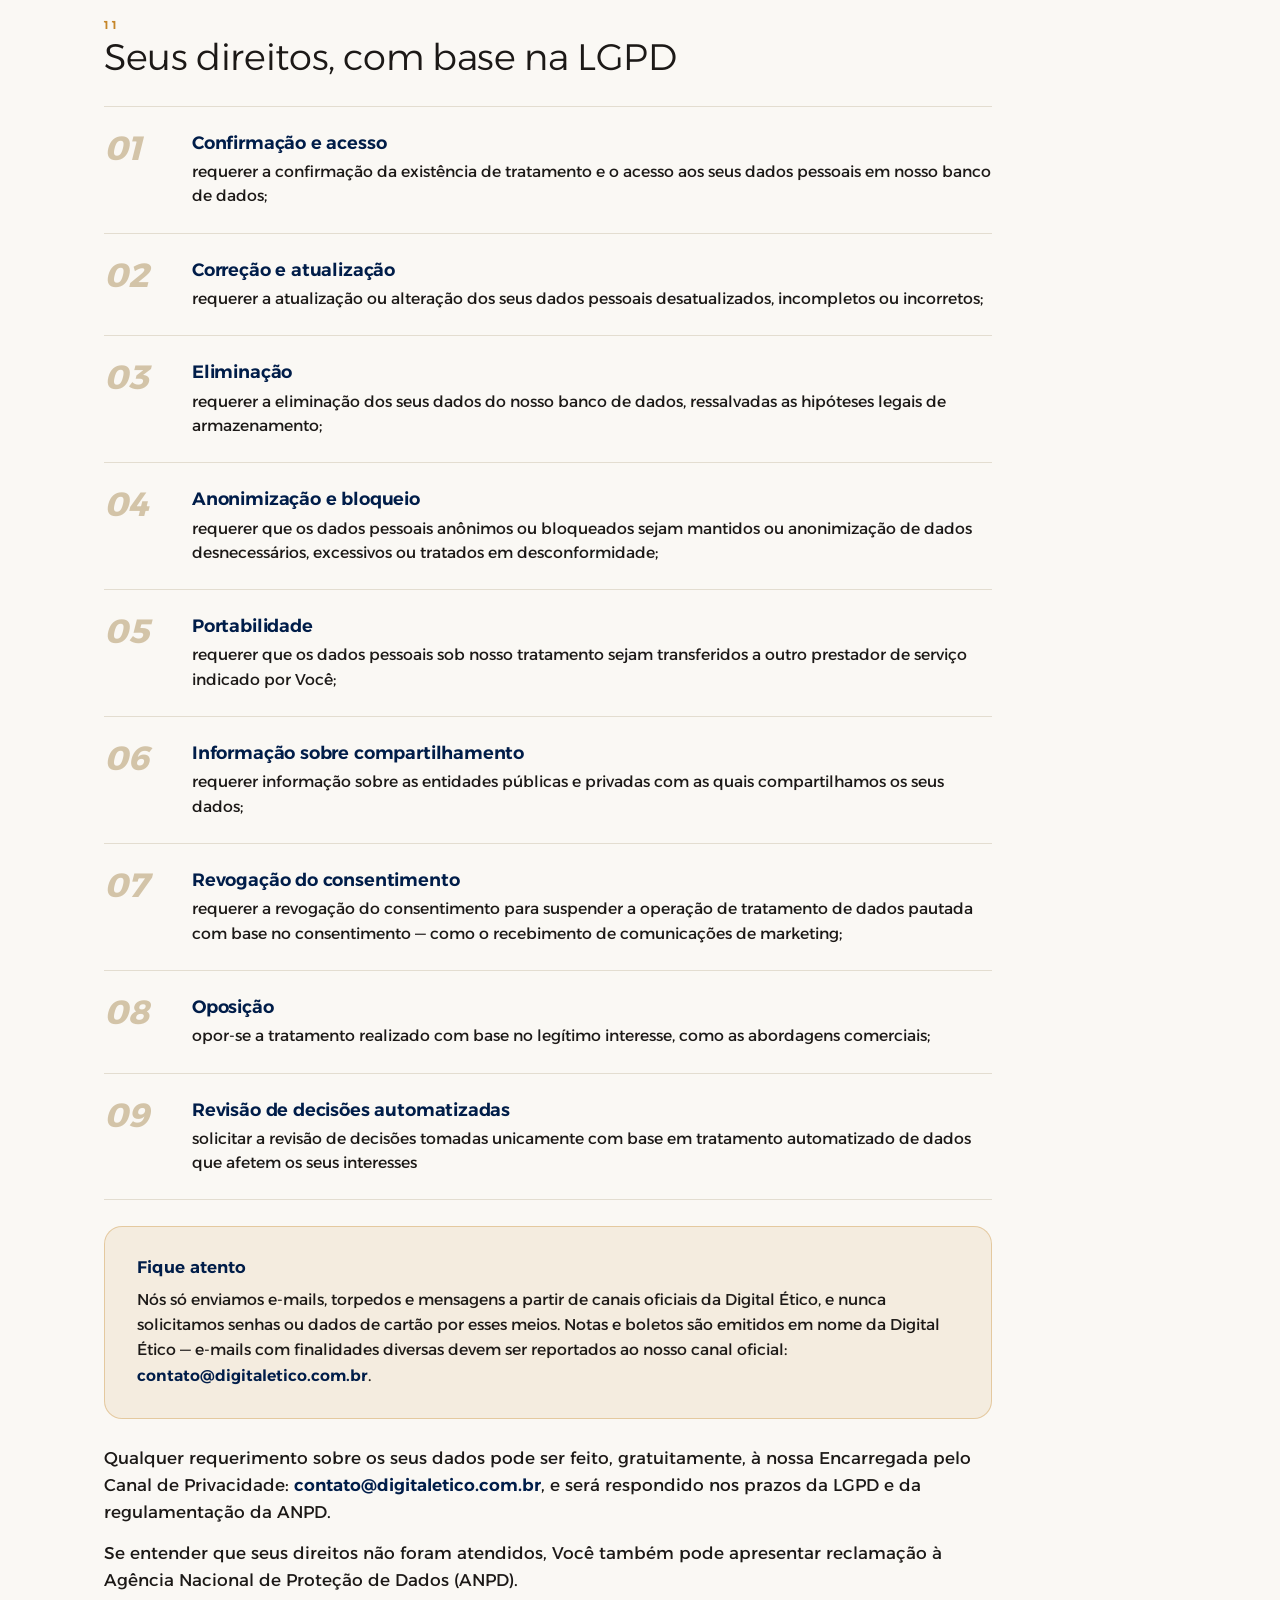
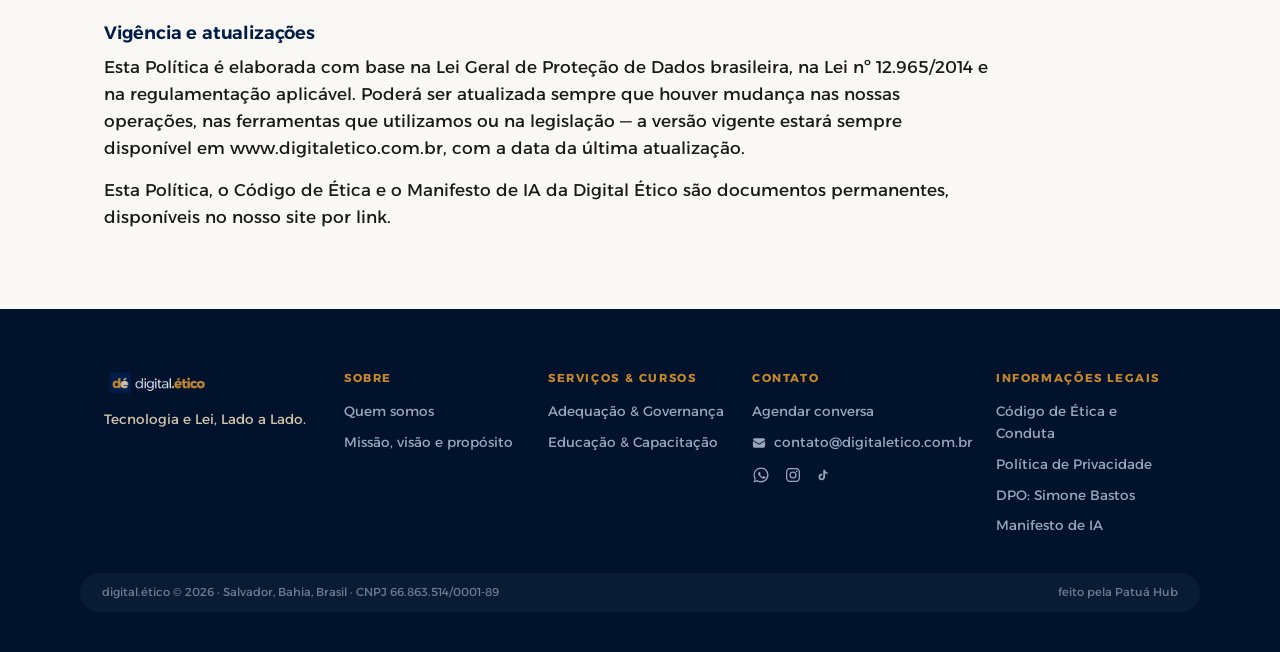
<file: documentos/politica-de-privacidade.html>
<!DOCTYPE html>
<html lang="pt-BR">
<head>
<meta charset="UTF-8">
<meta name="viewport" content="width=device-width, initial-scale=1.0">
<title>Política de Privacidade · digital.ético</title>
<meta name="description" content="Quais dados a digital.ético trata, em quais situações, com quais finalidades, com quem compartilha, por quanto tempo guarda e como exercer seus direitos.">
<meta property="og:type" content="website">
<meta property="og:locale" content="pt_BR">
<meta property="og:title" content="Política de Privacidade · digital.ético">
<meta property="og:description" content="Quais dados a digital.ético trata, em quais situações, com quais finalidades, com quem compartilha, por quanto tempo guarda e como exercer seus direitos.">
<link rel="preconnect" href="https://fonts.googleapis.com">
<link rel="preconnect" href="https://fonts.gstatic.com" crossorigin>
<link href="https://fonts.googleapis.com/css2?family=Alexandria:wght@300;400;500;600;700&display=swap" rel="stylesheet">
<link rel="stylesheet" href="../css/style.css">
</head>
<body>

<!-- HEADER -->
<header>
  <div class="wrap nav">
    <a href="../index.html" class="logo"><img src="../img/logo-horizontal-navy.png" alt="digital.ético"></a>
    <nav class="nav-links">
      <a href="../index.html">Home</a>
      <span class="nav-dot" aria-hidden="true">·</span>
      <a href="../sobre.html">Sobre</a>
      <span class="nav-dot" aria-hidden="true">·</span>
      <a href="../servicos-e-cursos.html">Serviços &amp; Cursos</a>
      <span class="nav-dot" aria-hidden="true">·</span>
      <a href="../contato.html">Contato</a>
    </nav>
    <div class="nav-actions">
      <a href="../contato.html" class="btn btn-gold nav-cta">Agendar conversa</a>
      <button class="nav-toggle" id="navToggle" aria-label="Abrir menu" aria-expanded="false" aria-controls="navMobile">
        <span></span><span></span><span></span>
      </button>
    </div>
  </div>
  <nav class="nav-mobile" id="navMobile">
    <a href="../index.html">Home</a>
    <a href="../sobre.html">Sobre</a>
    <a href="../servicos-e-cursos.html">Serviços &amp; Cursos</a>
    <a href="../contato.html">Contato</a>
    <a href="../contato.html" class="btn btn-gold">Agendar conversa</a>
  </nav>
</header>

<!-- PAGE HERO -->
<section class="hero page-hero">
  <div class="wrap">
    <span class="tag-pill">Informações legais</span>
    <h1>Política de Privacidade</h1>
    <p class="lead">Tecnologia e Lei, Lado a Lado. Por um mundo conectado mais ético.</p>
  </div>
</section>

<!-- ÍNDICE -->
<section class="sec white doc-intro">
  <div class="wrap">
    <div class="doc-meta"><span>Versão 1</span><span>14 de julho de 2026</span><span>Salvador/BA</span></div>
    <span class="eyebrow">Neste documento</span>
    <div class="chips doc-index">
      <a class="chip" href="#p1">01 · Quem somos</a>
      <a class="chip" href="#p2">02 · Nosso propósito com esta Política</a>
      <a class="chip" href="#p3">03 · Contato com a nossa Encarregada</a>
      <a class="chip" href="#p4">04 · Legenda: se não conhecer alguma palavra, confira aqui o significado</a>
      <a class="chip" href="#p5">05 · Dados coletados para acessar nosso escritório</a>
      <a class="chip" href="#p6">06 · Dados coletados no site, nas páginas de captura e em nosso marketing</a>
      <a class="chip" href="#p7">07 · Dados coletados em cursos, treinamentos e eventos</a>
      <a class="chip" href="#p8">08 · Bases legais do tratamento</a>
      <a class="chip" href="#p9">09 · Compartilhamento dos dados</a>
      <a class="chip" href="#p10">10 · Outras regras</a>
      <a class="chip" href="#p11">11 · Seus direitos, com base na LGPD</a>
    </div>
  </div>
</section>

<section class="sec cream doc-sec" id="p1">
  <div class="wrap">
    <div class="sec-head">
      <span class="eyebrow">01</span>
      <h2>Quem somos</h2>
    </div>
    <div class="doc-prose">
  <p>A <b>Digital Ético</b> é uma empresa de consultoria e educação que une o direito e a tecnologia — pelas pessoas, pelos negócios. Estamos inscritos no CNPJ sob o nº 66.863.514/0001-89, com sede na Alameda Salvador, 1057, sala 610, Torre América, Caminho das Árvores, Salvador/BA, CEP 41.820-790.</p>
    </div>
  </div>
</section>

<section class="sec white doc-sec" id="p2">
  <div class="wrap">
    <div class="sec-head">
      <span class="eyebrow">02</span>
      <h2>Nosso propósito com esta Política</h2>
    </div>
    <div class="doc-prose">
  <p>Prezamos sempre pela transparência e clareza sobre o que acontece com os Dados Pessoais que Você compartilha conosco. Proteção de dados é o nosso ofício — e esta Política é a primeira demonstração de como aplicamos a nós mesmos aquilo que ensinamos e recomendamos.</p>
  <p>Por meio desta Política, Você poderá saber quais dados tratamos, em quais situações, com quais finalidades, com quem podem ser compartilhados, por quanto tempo os mantemos e como exercer os seus direitos.</p>
  <div class="box gold">
    <h4>A quem esta Política se aplica</h4>
    <p>Esta Política se aplica a visitantes do nosso site e das nossas páginas de captura, seguidores dos nossos perfis em redes sociais, pessoas que interagem com nossos conteúdos e materiais gratuitos, alunos de cursos e treinamentos, participantes de eventos, representantes de clientes e potenciais clientes, fornecedores e parceiros.</p>
  </div>
    </div>
  </div>
</section>

<section class="sec cream doc-sec" id="p3">
  <div class="wrap">
    <div class="sec-head">
      <span class="eyebrow">03</span>
      <h2>Contato com a nossa Encarregada</h2>
    </div>
    <div class="doc-prose">
  <p>Depois de ler esta Política de Privacidade, se permanecer com alguma dúvida, Você pode entrar em contato com a nossa Encarregada de Proteção de Dados (DPO):</p>
  <div class="contact" style="grid-template-columns:1fr 1fr">
    <a href="#p3"><small>DPO</small>Simone Bastos</a>
    <a href="mailto:contato@digitaletico.com.br"><small>Canal de Privacidade</small>contato@digitaletico.com.br</a>
  </div>
    </div>
  </div>
</section>

<section class="sec white doc-sec" id="p4">
  <div class="wrap">
    <div class="sec-head">
      <span class="eyebrow">04</span>
      <h2>Legenda: se não conhecer alguma palavra, confira aqui o significado</h2>
    </div>
    <div class="doc-prose">
  <ul class="cv-list">
  <li><span class="k">Anonimização</span><span class="v">utilização de meios técnicos razoáveis e disponíveis para impossibilitar a identificação direta ou indireta de um indivíduo;</span></li>
  <li><span class="k">Bases legais</span><span class="v">hipóteses previstas na LGPD que autorizam o tratamento de dados pessoais, como o consentimento, a execução de um contrato ou o legítimo interesse;</span></li>
  <li><span class="k">Cloud computing</span><span class="v">sistema de armazenamento de dados em nuvem, servidor em nuvem;</span></li>
  <li><span class="k">Cookies</span><span class="v">arquivos que contribuem para a personalização da navegação na internet, enviados pelo servidor para o computador, celular, tablet ou qualquer outro dispositivo utilizado por Você, e responsáveis por coletar dados de acesso aos ambientes virtuais;</span></li>
  <li><span class="k">Dados pessoais</span><span class="v">informação relacionada a pessoa natural identificada ou identificável;</span></li>
  <li><span class="k">Decisão automatizada</span><span class="v">decisão tomada sem a atuação humana, utilizando algoritmos;</span></li>
  <li><span class="k">Encarregada (DPO)</span><span class="v">pessoa indicada para atuar como canal de comunicação entre a Digital Ético, Você e a Agência Nacional de Proteção de Dados (ANPD);</span></li>
  <li><span class="k">Hospedagem</span><span class="v">local virtual de armazenamento de um site;</span></li>
  <li><span class="k">IP</span><span class="v">abreviação de &ldquo;Internet Protocol&rdquo;: conjunto de números e letras que identifica o dispositivo utilizado para acessar um ambiente virtual;</span></li>
  <li><span class="k">Landing page (página de captura)</span><span class="v">página na internet criada para apresentar um conteúdo, curso ou serviço e receber os dados de quem deseja se inscrever ou saber mais;</span></li>
  <li><span class="k">Lead</span><span class="v">pessoa que demonstrou interesse em nossos conteúdos, cursos ou serviços e compartilhou seus dados de contato conosco;</span></li>
  <li><span class="k">Navegador</span><span class="v">provedor de aplicação de internet usado para acessar um endereço web (site), como Chrome, Safari, Microsoft Edge, Firefox etc.;</span></li>
  <li><span class="k">Pixel e tecnologias de medição</span><span class="v">recursos instalados em sites e páginas de captura que permitem medir o desempenho de anúncios e conteúdos e direcionar publicidade a públicos com interesses semelhantes;</span></li>
  <li><span class="k">Plataforma de cursos</span><span class="v">ambiente virtual contratado pela Digital Ético para hospedar cursos, processar inscrições e pagamentos e dar acesso aos alunos;</span></li>
  <li><span class="k">Profiling</span><span class="v">análise de perfil a partir dos dados capturados;</span></li>
  <li><span class="k">Tratamento de dados</span><span class="v">toda operação realizada com dados pessoais.</span></li>
</ul>
    </div>
  </div>
</section>

<section class="sec cream doc-sec" id="p5">
  <div class="wrap">
    <div class="sec-head">
      <span class="eyebrow">05</span>
      <h2>Dados coletados para acessar nosso escritório</h2>
    </div>
    <div class="doc-prose">
  <ul class="vl">
    <li>Sua imagem será coletada na entrada do nosso escritório para fins de segurança e permanecerá armazenada por prazo suficiente ao cumprimento de cada finalidade específica da coleta do dado;</li>
    <li>Poderá haver coleta de dados seus pela administração do condomínio onde se situa nossa sede. A coleta e gestão desses dados não é de nossa responsabilidade</li>
  </ul>
    </div>
  </div>
</section>

<section class="sec white doc-sec" id="p6">
  <div class="wrap">
    <div class="sec-head">
      <span class="eyebrow">06</span>
      <h2>Dados coletados no site, nas páginas de captura e em nosso marketing</h2>
    </div>
    <div class="doc-prose">
  <h3>No site institucional (www.digitaletico.com.br)</h3>
  <ul class="vl">
    <li>Há coleta indireta de dados por meio de cookies, para melhoria da sua navegação e medição de audiência. Esses dados são tratados de modo agregado ou anonimizado, não permitindo identificar Você diretamente;</li>
    <li>O navegador que Você usa para acessar nosso site provavelmente usa cookies que Você já cadastrou em outros sites. Essa coleta não é gerida por nós — importante Você verificar a política de privacidade do seu navegador;</li>
    <li>Ao acessar o site, Você poderá gerenciar suas preferências de cookies por meio do nosso aviso de cookies, aceitando, recusando ou personalizando as categorias não essenciais;</li>
    <li>Se Você preencher nosso formulário de contato, coletaremos os dados informados (como nome, e-mail, telefone e empresa) para responder à sua solicitação e dar sequência à conversa;</li>
    <li>Para cumprir o art. 15 da Lei nº 12.965/2014 (Marco Civil da Internet), coletamos a data, a hora e o IP da sua visita ao nosso site. Armazenamos por prazo suficiente ao cumprimento de cada finalidade específica da coleta do dado</li>
  </ul>
  <h3>Nas páginas de captura e materiais gratuitos</h3>
  <ul class="vl">
    <li>Ao se inscrever para receber um material gratuito, aula, evento ou lista de interesse, coletamos os dados que Você informa — em regra, nome, e-mail, telefone/WhatsApp e área de atuação;</li>
    <li>Usamos esses dados para entregar o que Você pediu e, quando houver relação legítima com o seu interesse, para enviar conteúdos, novidades e ofertas de cursos e serviços relacionados;</li>
    <li>Toda comunicação de marketing traz opção clara, gratuita e imediata de descadastramento (opt-out). Respeitado o seu pedido, Você não receberá novas comunicações daquele tipo;</li>
    <li>Utilizamos ferramentas de e-mail marketing, automação e medição de anúncios (como pixels de redes sociais e ferramentas de analytics) que podem coletar dados de navegação e interação para segmentar conteúdos e mensurar campanhas</li>
  </ul>
  <h3>Nas abordagens comerciais</h3>
  <ul class="vl">
    <li>Para apresentar nossos serviços a empresas, podemos tratar dados profissionais de contato de representantes — como nome, cargo, e-mail e telefone corporativos — obtidos diretamente com Você, por indicação, em eventos ou em fontes de acesso público, como sites institucionais e redes profissionais;</li>
    <li>Esse tratamento se apoia no nosso legítimo interesse em desenvolver relações comerciais, sempre limitado ao contexto profissional e às expectativas razoáveis de quem tem seus dados tratados. Você pode se opor a qualquer momento, e sua manifestação será atendida</li>
  </ul>
    </div>
  </div>
</section>

<section class="sec cream doc-sec" id="p7">
  <div class="wrap">
    <div class="sec-head">
      <span class="eyebrow">07</span>
      <h2>Dados coletados em cursos, treinamentos e eventos</h2>
    </div>
    <div class="doc-prose">
  <h3>Inscrição, acesso e pagamento</h3>
  <ul class="vl">
    <li>Na inscrição em cursos e treinamentos, coletamos dados de identificação e contato (como nome, CPF, e-mail e telefone) para matrícula, acesso à plataforma, suporte, emissão de certificado e cumprimento de obrigações fiscais;</li>
    <li>Os pagamentos são processados por plataformas de cursos e meios de pagamento especializados. Não armazenamos os dados completos do seu cartão — eles são tratados diretamente por esses operadores, em ambientes próprios e certificados;</li>
    <li>Registramos seu progresso, presenças e avaliações quando necessários à certificação e à melhoria da experiência de ensino</li>
  </ul>
  <h3>Imagem e voz em aulas ao vivo e eventos</h3>
  <ul class="vl">
    <li>Aulas ao vivo, mentorias em grupo, workshops e eventos on-line podem ser gravados. A gravação é inerente à prestação do serviço: permite disponibilizar a aula para revisão dos alunos da turma. Ao ativar sua câmera ou microfone, ou interagir pelo chat, sua imagem, voz e mensagens poderão constar da gravação;</li>
    <li>Se preferir não aparecer, Você pode manter câmera e microfone desativados e utilizar os canais de dúvidas indicados — sem prejuízo da sua participação;</li>
    <li>O uso da sua imagem, voz ou depoimento para finalidades de divulgação e marketing — fora do ambiente da turma — somente ocorrerá com a sua autorização específica, colhida em documento próprio;</li>
    <li>Em eventos presenciais, poderá haver registro fotográfico e audiovisual do evento, com aviso prévio no local e canal disponível para manifestar oposição</li>
  </ul>
  <h3>Comunidades e interações</h3>
  <ul class="vl">
    <li>Se o curso incluir comunidade ou grupo de alunos, trataremos os dados necessários para sua inclusão e moderação. As regras de convivência e privacidade do grupo serão informadas no momento do ingresso</li>
  </ul>
    </div>
  </div>
</section>

<section class="sec white doc-sec" id="p8">
  <div class="wrap">
    <div class="sec-head">
      <span class="eyebrow">08</span>
      <h2>Bases legais do tratamento</h2>
    </div>
    <div class="doc-prose">
  <p>Para executar nossa atividade econômica — consultoria em proteção de dados e governança digital, DPO as a Service, educação corporativa, cursos e treinamentos — podemos tratar dados pessoais em algumas das hipóteses (bases legais) previstas na Lei Geral de Proteção de Dados (Lei nº 13.709/2018), entre elas:</p>
  <div class="cards">
    <div class="card">
      <h4>Execução de <em>contrato</em></h4>
      <p>Para matricular Você em um curso, dar acesso à plataforma, emitir certificados e prestar os serviços contratados.</p>
    </div>
    <div class="card">
      <h4><em>Consentimento</em></h4>
      <p>Quando Você autoriza, por exemplo, o recebimento de comunicações de marketing em determinadas situações ou o uso da sua imagem para divulgação.</p>
    </div>
    <div class="card">
      <h4>Legítimo <em>interesse</em></h4>
      <p>Para apoiar e promover nossas atividades, como nas abordagens comerciais a contatos profissionais e no envio de conteúdos relacionados ao interesse que Você demonstrou — sempre com avaliação prévia de impacto sobre seus direitos e liberdades e com opção de oposição.</p>
    </div>
    <div class="card">
      <h4>Obrigação legal ou <em>regulatória</em></h4>
      <p>Como a guarda de registros de acesso exigida pelo Marco Civil da Internet e as obrigações fiscais sobre notas e pagamentos.</p>
    </div>
    <div class="card">
      <h4>Exercício regular de <em>direitos</em></h4>
      <p>Para nos defender em processos judiciais, administrativos ou arbitrais, quando necessário.</p>
    </div>
  </div>
  <p>Toda a cadeia de tratamento de dados que executamos pode ser lastreada em alguma das bases previstas na LGPD. Podemos ainda usar os seus dados exclusivamente para cumprir obrigações legais — como responder a ofícios de autoridades — e para nos posicionarmos em processos, sempre de modo proporcional e transparente.</p>
  <h3>Dados de crianças e adolescentes</h3>
  <p>Nossos cursos, conteúdos e serviços são direcionados a adultos e a públicos profissionais. Eventualmente, se houver tratamento de dados de criança e adolescente por nós — por exemplo, em projetos educacionais específicos —, será realizado com atenção ao melhor interesse desses Titulares, como exige a lei que ensinamos a aplicar.</p>
  <h3>Dados sensíveis</h3>
  <p>Para a execução da nossa atividade, em regra não precisamos de dados sensíveis. Se, em situações específicas, dados sensíveis se mostrarem necessários a alguma finalidade — como informações de acessibilidade para adaptar a sua participação em um curso ou evento —, o tratamento será realizado com o seu consentimento ou outra base legal cabível, e com medidas reforçadas de segurança.</p>
  <h3>Atualização</h3>
  <p>Você sempre será o responsável por manter os seus dados atualizados em nosso banco de dados.</p>
    </div>
  </div>
</section>

<section class="sec cream doc-sec" id="p9">
  <div class="wrap">
    <div class="sec-head">
      <span class="eyebrow">09</span>
      <h2>Compartilhamento dos dados</h2>
    </div>
    <div class="doc-prose">
  <ul class="vl">
    <li>Podemos compartilhar seus dados com profissionais e especialistas necessários à execução dos serviços — como consultores, instrutores e professores convidados que atuem conosco em um projeto ou curso;</li>
    <li>Podemos compartilhar seus dados com parceiros que nos prestam serviços, como plataformas de cursos e pagamentos, ferramentas de e-mail marketing e automação, tecnologia da informação, hospedagem, contabilidade e serviços comerciais, sempre guardando relação com a finalidade da coleta;</li>
    <li>Todos os parceiros serão operadores dos dados, atendendo às nossas regras sobre a proteção dos dados com base nesta Política e em contratos com cláusulas específicas de proteção de dados e confidencialidade;</li>
    <li>Podemos compartilhar seus dados para atender a determinações específicas de Autoridade Pública em processos de investigação e fiscalização;</li>
    <li>Armazenamos informações em sistemas cloud computing (nuvem), serviço contratado por nós com empresa renomada que garante por contrato a confiabilidade dos dados armazenados;</li>
    <li>Algumas das ferramentas que utilizamos — como plataformas de nuvem, e-mail marketing e medição de anúncios — podem armazenar ou processar dados fora do Brasil. Nesses casos, a transferência internacional ocorre com as salvaguardas previstas na LGPD e na regulamentação da ANPD, como cláusulas contratuais de proteção;</li>
  </ul>
  <div class="statement">
    <p><em>Não vendemos os seus dados. Nunca.</em></p>
  </div>
    </div>
  </div>
</section>

<section class="sec white doc-sec" id="p10">
  <div class="wrap">
    <div class="sec-head">
      <span class="eyebrow">10</span>
      <h2>Outras regras</h2>
    </div>
    <div class="doc-prose">
  <ul class="vl">
    <li>Reteremos seus dados pessoais só ao alcance da finalidade para a qual os dados foram coletados;</li>
    <li>Alcançada a finalidade, seus dados serão mantidos para exercício regular do nosso direito em processos, por prazo suficiente ao cumprimento de cada finalidade específica da coleta do dado;</li>
    <li>Registros de acesso ao site (data, hora e IP) são mantidos em cumprimento ao Marco Civil da Internet, por prazo suficiente ao cumprimento dessa finalidade;</li>
    <li>Documentos fiscais e registros de pagamento são mantidos pelos prazos exigidos pela legislação tributária;</li>
    <li>Gravações de aulas ao vivo permanecem disponíveis pelo período de acesso da turma ao curso, conforme informado na oferta;</li>
    <li>Enquanto mantivermos os seus dados em nossos bancos, garantiremos a sua confiabilidade, com medidas técnicas e administrativas de segurança, controles de acesso e monitoramento;</li>
    <li>Fazemos análises de perfil (profiling) apenas para segmentar conteúdos, comunicações e ofertas de acordo com os seus interesses — por exemplo, enviar conteúdos de LGPD para marketing a quem atua em marketing. Não usamos os seus dados para tomar decisões automatizadas que produzam efeitos jurídicos sobre Você sem revisão humana</li>
  </ul>
    </div>
  </div>
</section>

<section class="sec cream doc-sec" id="p11">
  <div class="wrap">
    <div class="sec-head">
      <span class="eyebrow">11</span>
      <h2>Seus direitos, com base na LGPD</h2>
    </div>
    <div class="doc-prose">
  <div class="values-list">
  <div class="value-item"><span class="value-num">01</span><div><h3>Confirmação e acesso</h3><p>requerer a confirmação da existência de tratamento e o acesso aos seus dados pessoais em nosso banco de dados;</p></div></div>
  <div class="value-item"><span class="value-num">02</span><div><h3>Correção e atualização</h3><p>requerer a atualização ou alteração dos seus dados pessoais desatualizados, incompletos ou incorretos;</p></div></div>
  <div class="value-item"><span class="value-num">03</span><div><h3>Eliminação</h3><p>requerer a eliminação dos seus dados do nosso banco de dados, ressalvadas as hipóteses legais de armazenamento;</p></div></div>
  <div class="value-item"><span class="value-num">04</span><div><h3>Anonimização e bloqueio</h3><p>requerer que os dados pessoais anônimos ou bloqueados sejam mantidos ou anonimização de dados desnecessários, excessivos ou tratados em desconformidade;</p></div></div>
  <div class="value-item"><span class="value-num">05</span><div><h3>Portabilidade</h3><p>requerer que os dados pessoais sob nosso tratamento sejam transferidos a outro prestador de serviço indicado por Você;</p></div></div>
  <div class="value-item"><span class="value-num">06</span><div><h3>Informação sobre compartilhamento</h3><p>requerer informação sobre as entidades públicas e privadas com as quais compartilhamos os seus dados;</p></div></div>
  <div class="value-item"><span class="value-num">07</span><div><h3>Revogação do consentimento</h3><p>requerer a revogação do consentimento para suspender a operação de tratamento de dados pautada com base no consentimento — como o recebimento de comunicações de marketing;</p></div></div>
  <div class="value-item"><span class="value-num">08</span><div><h3>Oposição</h3><p>opor-se a tratamento realizado com base no legítimo interesse, como as abordagens comerciais;</p></div></div>
  <div class="value-item"><span class="value-num">09</span><div><h3>Revisão de decisões automatizadas</h3><p>solicitar a revisão de decisões tomadas unicamente com base em tratamento automatizado de dados que afetem os seus interesses</p></div></div>
</div>

  <div class="box gold">
    <h4>Fique atento</h4>
    <p>Nós só enviamos e-mails, torpedos e mensagens a partir de canais oficiais da Digital Ético, e nunca solicitamos senhas ou dados de cartão por esses meios. Notas e boletos são emitidos em nome da Digital Ético — e-mails com finalidades diversas devem ser reportados ao nosso canal oficial: <b>contato@digitaletico.com.br</b>.</p>
  </div>

  <p>Qualquer requerimento sobre os seus dados pode ser feito, gratuitamente, à nossa Encarregada pelo Canal de Privacidade: <b>contato@digitaletico.com.br</b>, e será respondido nos prazos da LGPD e da regulamentação da ANPD.</p>
  <p>Se entender que seus direitos não foram atendidos, Você também pode apresentar reclamação à Agência Nacional de Proteção de Dados (ANPD).</p>

  <h3>Vigência e atualizações</h3>
  <p>Esta Política é elaborada com base na Lei Geral de Proteção de Dados brasileira, na Lei nº 12.965/2014 e na regulamentação aplicável. Poderá ser atualizada sempre que houver mudança nas nossas operações, nas ferramentas que utilizamos ou na legislação — a versão vigente estará sempre disponível em www.digitaletico.com.br, com a data da última atualização.</p>
  <p>Esta Política, o Código de Ética e o Manifesto de IA da Digital Ético são documentos permanentes, disponíveis no nosso site por link.</p>
    </div>
  </div>
</section>


<!-- FOOTER -->
<footer>
  <div class="wrap foot-grid">
    <div>
      <div class="flogo"><img src="../img/logo-horizontal-navy.png" alt="digital.ético"></div>
      <div class="tagline">Tecnologia e Lei, Lado a Lado.</div>
    </div>
    <div>
      <h5>Sobre</h5>
      <ul>
        <li><a href="../sobre.html">Quem somos</a></li>
        <li><a href="../sobre.html#missao">Missão, visão e propósito</a></li>
      </ul>
    </div>
    <div>
      <h5>Serviços &amp; Cursos</h5>
      <ul>
        <li><a href="../servicos-e-cursos.html">Adequação &amp; Governança</a></li>
        <li><a href="../servicos-e-cursos.html">Educação &amp; Capacitação</a></li>
      </ul>
    </div>
    <div>
      <h5>Contato</h5>
      <ul>
        <li><a href="../contato.html">Agendar conversa</a></li>
        <li><a class="social-link" href="mailto:contato@digitaletico.com.br"><svg viewBox="0 0 24 24" fill="currentColor"><path d="M1.5 8.67v8.58a3 3 0 0 0 3 3h15a3 3 0 0 0 3-3V8.67l-8.928 5.493a3 3 0 0 1-3.144 0L1.5 8.67Z"/><path d="M22.5 6.908V6.75a3 3 0 0 0-3-3h-15a3 3 0 0 0-3 3v.158l9.714 5.978a1.5 1.5 0 0 0 1.572 0L22.5 6.908Z"/></svg> contato@digitaletico.com.br</a></li>
        <li class="social-row"><a class="social-link wa-icon" href="https://wa.me/5571983603284" target="_blank" rel="noopener" aria-label="WhatsApp"><svg viewBox="0 0 24 24" fill="currentColor"><path d="M17.507 14.307c-.24-.12-1.415-.698-1.634-.778-.219-.08-.378-.12-.538.12-.16.24-.617.778-.756.938-.14.16-.279.18-.518.06-.24-.12-1.012-.373-1.928-1.19-.712-.635-1.193-1.42-1.333-1.66-.14-.24-.015-.37.105-.49.108-.108.24-.28.36-.42.12-.14.16-.24.24-.4.08-.16.04-.3-.02-.42-.06-.12-.538-1.297-.738-1.777-.194-.466-.392-.403-.538-.41-.14-.007-.3-.008-.46-.008-.16 0-.42.06-.64.3-.22.24-.84.82-.84 2 0 1.18.86 2.32.98 2.48.12.16 1.7 2.6 4.12 3.65.576.248 1.024.396 1.374.507.577.183 1.102.157 1.517.095.463-.069 1.415-.578 1.615-1.136.2-.558.2-1.036.14-1.136-.06-.1-.219-.16-.459-.28z"/><path fill-rule="evenodd" clip-rule="evenodd" d="M12.05 2C6.55 2 2.1 6.44 2.1 11.9c0 1.86.5 3.6 1.37 5.1L2 22l5.13-1.34c1.45.79 3.1 1.24 4.87 1.24h.01c5.5 0 9.95-4.44 9.95-9.9C21.95 6.5 17.5 2.05 12.05 2zm0 18.12h-.01c-1.55 0-3.06-.42-4.36-1.2l-.31-.19-3.24 1.04 1.06-3.16-.2-.32a8.196 8.196 0 0 1-1.28-4.4c0-4.51 3.68-8.19 8.2-8.19 4.51 0 8.18 3.68 8.18 8.19 0 4.5-3.68 8.19-8.19 8.19v.04z"/></svg></a>
          <a class="social-link" href="https://instagram.com/digitaletico" target="_blank" rel="noopener" aria-label="Instagram"><svg viewBox="0 0 24 24" fill="currentColor"><path d="M12 2.16c3.2 0 3.58.01 4.85.07 1.17.05 1.8.25 2.23.41.56.22.96.48 1.38.9.42.42.68.82.9 1.38.16.42.36 1.06.41 2.23.06 1.27.07 1.65.07 4.85s-.01 3.58-.07 4.85c-.05 1.17-.25 1.8-.41 2.23-.22.56-.48.96-.9 1.38-.42.42-.82.68-1.38.9-.42.16-1.06.36-2.23.41-1.27.06-1.65.07-4.85.07s-3.58-.01-4.85-.07c-1.17-.05-1.8-.25-2.23-.41-.56-.22-.96-.48-1.38-.9-.42-.42-.68-.82-.9-1.38-.16-.42-.36-1.06-.41-2.23-.06-1.27-.07-1.65-.07-4.85s.01-3.58.07-4.85c.05-1.17.25-1.8.41-2.23.22-.56.48-.96.9-1.38.42-.42.82-.68 1.38-.9.42-.16 1.06-.36 2.23-.41 1.27-.06 1.65-.07 4.85-.07M12 0C8.74 0 8.33.01 7.05.07 5.78.13 4.9.33 4.14.63c-.79.31-1.46.72-2.13 1.39-.67.67-1.08 1.34-1.39 2.13-.3.76-.5 1.64-.56 2.91C.01 8.34 0 8.75 0 12s.01 3.66.07 4.94c.06 1.27.26 2.15.56 2.91.31.79.72 1.46 1.39 2.13.67.67 1.34 1.08 2.13 1.39.76.3 1.64.5 2.91.56C8.34 23.99 8.75 24 12 24s3.66-.01 4.94-.07c1.27-.06 2.15-.26 2.91-.56.79-.31 1.46-.72 2.13-1.39.67-.67 1.08-1.34 1.39-2.13.3-.76.5-1.64.56-2.91.06-1.28.07-1.69.07-4.94s-.01-3.66-.07-4.94c-.06-1.27-.26-2.15-.56-2.91-.31-.79-.72-1.46-1.39-2.13-.67-.67-1.34-1.08-2.13-1.39-.76-.3-1.64-.5-2.91-.56C15.66.01 15.25 0 12 0zm0 5.84a6.16 6.16 0 1 0 0 12.32 6.16 6.16 0 0 0 0-12.32zM12 16a4 4 0 1 1 0-8 4 4 0 0 1 0 8zm6.41-11.85a1.44 1.44 0 1 0 0 2.88 1.44 1.44 0 0 0 0-2.88z"/></svg></a>
          <a class="social-link" href="https://www.tiktok.com/@digital.etico" target="_blank" rel="noopener" aria-label="TikTok"><svg viewBox="0 0 24 24" fill="currentColor"><path d="M16.6 5.82s.51.5 0 0A4.278 4.278 0 0 1 15.54 3h-3.09v12.4a2.592 2.592 0 0 1-2.59 2.5c-1.42 0-2.6-1.16-2.6-2.6 0-1.72 1.66-3.02 3.37-2.48V9.66c-3.45-.46-6.47 2.22-6.47 5.64 0 3.33 2.76 5.7 5.69 5.7 3.14 0 5.69-2.55 5.69-5.7V9.01a7.35 7.35 0 0 0 4.3 1.38V7.3s-1.88.09-3.24-1.48z"/></svg></a></li>
      </ul>
    </div>
    <div>
      <h5>Informações legais</h5>
      <ul>
        <li><a href="../documentos/codigo-de-etica.html">Código de Ética e Conduta</a></li>
        <li><a href="../documentos/politica-de-privacidade.html">Política de Privacidade</a></li>
        <li><a href="mailto:contato@digitaletico.com.br">DPO: Simone Bastos</a></li>
        <li><a href="../documentos/manifesto-ia.html">Manifesto de IA</a></li>
      </ul>
    </div>
  </div>
  <div class="wrap foot-bottom">
    <span>digital.ético © 2026 · Salvador, Bahia, Brasil · CNPJ 66.863.514/0001-89</span>
    <span class="foot-credit">feito pela <a href="https://www.patuahub.com.br" target="_blank" rel="noopener">Patuá Hub</a></span>
  </div>
</footer>

<script src="../js/main.js"></script>
</body>
</html>
</file>
<file: marketing-legal/css/style.css>
:root{
  /* ---------- tokens primitivos — marca ---------- */
  --palette-navy-700: #0a2c5c;
  --palette-navy-900: #001D49;
  --palette-navy-950: #00122c;
  --palette-gold-500: #C6872A;
  --palette-gold-600: #a86f22;
  --palette-gold-900: #5a4a25;
  --palette-sand-300: #D3C4A8;
  --palette-paper-50:  #FAF8F4;
  --palette-paper-100: #faf7f1;
  --palette-ink-900:  #1C1917;
  --palette-slate-500: #4a5670;
  --palette-white: #ffffff;

  /* ---------- tokens primitivos — estado (risco/atenção) ---------- */
  --palette-rose-100: #F6E6E3;
  --palette-rose-200: #f5ddd9;
  --palette-rose-700: #9B3A30;
  --palette-amber-100: #f3e7cf;
  --palette-amber-800: #8a6112;

  /* ---------- tokens primitivos — escala de texto sobre fundo escuro ---------- */
  --palette-mist-200: #dfe4ee;
  --palette-mist-300: #c5ccdb;
  --palette-mist-400: #b9c2d4;
  --palette-mist-500: #aeb8cc;
  --palette-mist-600: #aab4c8;
  --palette-mist-700: #9aa5bc;
  --palette-mist-800: #6f7b94;
  --palette-slate-300: #7d8ba8;

  /* ---------- tokens semânticos — marca ---------- */
  --color-brand-primary:      var(--palette-navy-900);
  --color-brand-primary-mid:  var(--palette-navy-700);
  --color-brand-primary-deep: var(--palette-navy-950);
  --color-brand-primary-rgb: 0,29,73;

  --color-accent:        var(--palette-gold-500);
  --color-accent-hover:  var(--palette-gold-600);
  --color-accent-rgb: 198,135,42;

  --palette-green-600: #1F7A4D;
  --palette-green-700: #17603C;
  --color-cta:       var(--palette-green-600);
  --color-cta-hover: var(--palette-green-700);

  --color-surface:      var(--palette-paper-50);
  --color-surface-soft: var(--palette-paper-100);
  --color-surface-alt:  var(--palette-sand-300);
  --color-surface-alt-rgb: 211,196,168;
  --color-white: var(--palette-white);
  --color-white-rgb: 255,255,255;

  --color-text:       var(--palette-ink-900);
  --color-text-muted: var(--palette-slate-500);
  --color-border:     #e3ddd0;

  /* ---------- tokens semânticos — estado ---------- */
  --color-risk-bg:        var(--palette-rose-100);
  --color-risk-bg-strong: var(--palette-rose-200);
  --color-risk-text:      var(--palette-rose-700);
  --color-caution-bg:   var(--palette-amber-100);
  --color-caution-text: var(--palette-amber-800);

  /* ---------- tokens semânticos — texto sobre fundo escuro (claro → mais apagado) ---------- */
  --color-text-inverse-strong: var(--palette-mist-200);
  --color-text-inverse:        var(--palette-mist-300);
  --color-text-inverse-muted:  var(--palette-mist-400);
  --color-text-inverse-soft:   var(--palette-mist-500);
  --color-text-inverse-subtle: var(--palette-mist-600);
  --color-text-inverse-faint:  var(--palette-mist-700);
  --color-text-inverse-dim:    var(--palette-mist-800);
  --color-placeholder-text:    var(--palette-slate-300);

  --color-on-accent:       var(--color-brand-primary);
  --color-on-accent-muted: var(--palette-gold-900);

  /* ---------- tipografia ---------- */
  --font-heading: "Alexandria", Georgia, serif;
  --font-body:    "Alexandria", system-ui, sans-serif;

  /* ---------- layout & forma ---------- */
  --layout-max-width: 1120px;
  --radius-pill:    999px;
  --radius-img:     4px;
  --radius-compact: 14px;
  --radius-card:    16px;
  --radius-panel:   18px;
  --radius-feature: 24px;
}
*{box-sizing:border-box;margin:0;padding:0}
html{scroll-behavior:smooth}
@media (prefers-reduced-motion:reduce){html{scroll-behavior:auto}}
body{
  font-family:var(--font-body);color:var(--color-text);background:var(--color-surface);
  line-height:1.6;-webkit-font-smoothing:antialiased;font-weight:400;font-size:17px;
}
img{max-width:100%;display:block}
h1,h2,h3{font-family:var(--font-heading);font-weight:300;line-height:1.1;letter-spacing:-.01em}
p{margin-bottom:1.1em}
p:last-child{margin-bottom:0}
strong{font-weight:600;color:var(--color-brand-primary)}
a{color:inherit}
section{position:relative}
.wrap{max-width:var(--layout-max-width);margin:0 auto;padding:0 24px}
.eyebrow{
  font-family:var(--font-body);font-weight:600;font-size:.72rem;letter-spacing:.22em;
  text-transform:uppercase;color:var(--color-accent);margin-bottom:18px;display:block;
}
.lead{font-size:1.08rem;color:var(--color-text-muted);max-width:54ch}

/* ---------- header ---------- */
header{
  position:sticky;top:0;z-index:50;background:rgba(252,251,248,.92);
  backdrop-filter:blur(12px);-webkit-backdrop-filter:blur(12px);
  border-bottom:1px solid rgba(var(--color-brand-primary-rgb),.12);
}
.nav{display:flex;align-items:center;justify-content:space-between;height:64px}
.logo{font-family:var(--font-body);font-weight:700;font-size:1.18rem;letter-spacing:-.01em;color:var(--color-brand-primary);text-decoration:none}
.logo .dot{color:var(--color-accent);margin:0 .12em}

/* ---------- botões ---------- */
.btn{
  display:inline-flex;align-items:center;justify-content:center;font-family:var(--font-body);
  font-weight:600;font-size:.92rem;border:none;border-radius:var(--radius-pill);padding:13px 26px;
  cursor:pointer;text-decoration:none;text-align:center;
  transition:transform .15s ease,background .2s ease,box-shadow .2s ease,border-color .2s ease,color .2s ease;
}
.btn-gold{background:var(--color-accent);color:var(--color-on-accent)}
.btn-gold:hover{background:var(--color-accent-hover);transform:translateY(-1px)}
.btn-cta{background:var(--color-cta);color:var(--color-white)}
.btn-cta:hover{background:var(--color-cta-hover);transform:translateY(-1px)}
.btn-ghost{background:transparent;color:var(--color-white);border:1px solid rgba(var(--color-white-rgb),.45)}
.btn-ghost:hover{border-color:var(--color-white);background:rgba(var(--color-white-rgb),.06)}
.btn-navy{background:var(--color-brand-primary);color:var(--color-white)}
.btn-navy:hover{background:var(--color-brand-primary-deep);transform:translateY(-1px)}
.btn-outline{background:transparent;color:var(--color-brand-primary);border:1px solid var(--color-border)}
.btn-outline:hover{border-color:var(--color-accent);color:var(--color-accent-hover)}
.nav .btn{padding:10px 20px}
.btn:focus-visible{outline:3px solid var(--color-surface-alt);outline-offset:2px}
a:focus-visible,button:focus-visible,summary:focus-visible{outline:3px solid var(--color-accent);outline-offset:2px}
.nota{font-size:.8rem;color:var(--color-text-inverse-faint);margin-top:14px;text-align:center}

/* ---------- hero ---------- */
.hero{
  background:radial-gradient(120% 120% at 80% -10%,var(--color-brand-primary-mid) 0%,var(--color-brand-primary) 42%,var(--color-brand-primary-deep) 100%);
  color:var(--color-white);overflow:hidden;
}
.hero::before{
  content:"";position:absolute;inset:0;z-index:1;pointer-events:none;
  background-image:url("data:image/svg+xml,%3Csvg xmlns='http://www.w3.org/2000/svg' viewBox='0 0 300 300'%3E%3Cfilter id='n'%3E%3CfeTurbulence type='fractalNoise' baseFrequency='0.85' numOctaves='2' stitchTiles='stitch'/%3E%3C/filter%3E%3Crect width='100%25' height='100%25' filter='url(%23n)'/%3E%3C/svg%3E");
  opacity:.08;
}
.hero .wrap{padding-top:84px;padding-bottom:92px;position:relative;z-index:2}
.hero h1{font-size:clamp(2.4rem,6vw,4.2rem);max-width:16ch;margin-bottom:26px;font-weight:300;letter-spacing:-.02em}
.hero-sub{font-size:clamp(1.05rem,2vw,1.28rem);font-weight:400;color:var(--color-text-inverse-strong);max-width:50ch;margin-bottom:34px}
.cta-row{display:flex;gap:14px;flex-wrap:wrap;margin-bottom:30px}
.specs{display:flex;flex-wrap:wrap;gap:10px 32px;margin-top:8px;padding-top:26px;
  border-top:1px solid rgba(var(--color-surface-alt-rgb),.2);font-size:.86rem;color:var(--color-text-inverse)}
.specs b{color:var(--color-white);font-weight:600}

/* ---------- section generics ---------- */
.sec{padding:88px 0}
.sec-head{max-width:60ch;margin-bottom:48px}
.sec h2{font-size:clamp(2rem,4.2vw,3rem);margin-bottom:16px;font-weight:300}
.sec.dark{background:var(--color-brand-primary);color:var(--color-white)}
.sec.dark h2{color:var(--color-white)}
.sec.dark .lead{color:var(--color-text-inverse-muted)}
.sec.deep{background:var(--color-brand-primary-deep);color:var(--color-white)}
.sec.deep h2{color:var(--color-white)}
.sec.deep .lead{color:var(--color-text-inverse-muted)}
.sec.cream{background:var(--color-surface)}
.sec.white{background:var(--color-white)}

/* ---------- promessa ---------- */
.pull-quote{
  font-family:var(--font-heading);font-size:clamp(1.15rem,2.1vw,1.4rem);line-height:1.5;
  color:var(--color-brand-primary);font-weight:400;max-width:56ch;margin-top:36px;
  padding-left:22px;border-left:2px solid var(--color-accent);
}
.statement{
  font-family:var(--font-heading);font-size:clamp(1.3rem,2.6vw,1.85rem);line-height:1.35;
  color:var(--color-brand-primary);font-weight:300;max-width:28ch;margin-top:30px;
}
.gains{display:grid;grid-template-columns:repeat(4,1fr);gap:34px 32px;margin-top:56px}
.gain{border-left:2px solid var(--color-accent);padding-left:18px}
.gain h3{font-family:var(--font-body);font-weight:600;font-size:1.02rem;color:var(--color-brand-primary);margin-bottom:6px}
.gain p{font-size:.92rem;color:var(--color-text-muted)}

/* ---------- conteúdo / módulos ---------- */
.grade-nota{margin-top:26px}
.modules{margin-top:56px;border-top:1px solid var(--color-border)}
.module{border-bottom:1px solid var(--color-border)}
.module summary{
  list-style:none;cursor:pointer;padding:28px 0;font-family:var(--font-body);
  display:grid;grid-template-columns:84px 1fr 26px;gap:24px;align-items:baseline;
}
.module summary::-webkit-details-marker{display:none}
.mod-num{font-size:.7rem;font-weight:700;letter-spacing:.14em;text-transform:uppercase;color:var(--color-accent)}
.mod-title{font-family:var(--font-heading);font-weight:400;line-height:1.25;
  font-size:clamp(1.15rem,2vw,1.4rem);color:var(--color-brand-primary)}
.module summary:hover .mod-title{color:var(--color-accent-hover)}
.mod-icon{
  justify-self:end;align-self:center;width:26px;height:26px;border-radius:50%;
  background:var(--color-brand-primary);color:var(--color-white);display:grid;place-items:center;
  font-size:1.1rem;line-height:1;transition:transform .25s ease;
}
.module[open] .mod-icon{transform:rotate(45deg)}
.lessons{padding:0 0 32px 108px;margin:0;list-style:none;max-width:680px}
.lessons li{padding:10px 0;font-size:.94rem;line-height:1.55;color:var(--color-text-muted);border-top:1px solid var(--color-border)}
.lessons li:first-child{border-top:0;padding-top:0}

/* ---------- para quem ---------- */
.who-grid-2{display:grid;grid-template-columns:repeat(2,1fr);gap:30px 40px;margin-top:56px}
.who-item{border-left:2px solid var(--color-accent);padding-left:18px}
.who-item h3{font-family:var(--font-body);font-weight:600;font-size:1rem;color:var(--color-brand-primary);margin-bottom:8px;line-height:1.45}
.who-item p{font-size:.92rem;color:var(--color-text-muted);font-style:italic}

/* ---------- dúvidas antes de comprar ---------- */
.qa-list{margin-top:56px}
.qa{padding-top:40px;margin-top:40px;border-top:1px solid rgba(var(--color-surface-alt-rgb),.2);max-width:66ch}
.qa:first-child{padding-top:0;margin-top:0;border-top:0}
.qa h3{font-family:var(--font-heading);font-weight:400;font-size:clamp(1.25rem,2.4vw,1.7rem);
  color:var(--color-white);line-height:1.3;margin-bottom:20px;max-width:28ch}
.qa p{font-size:.96rem;line-height:1.7;color:var(--color-text-inverse-muted)}
.qa-source{font-size:.78rem;color:var(--color-text-inverse-faint);margin-top:16px;line-height:1.6}
.qa-highlight{margin-top:18px;font-size:1rem;color:var(--color-accent);font-weight:600}

/* ---------- materiais ---------- */
.kit-grid{display:grid;grid-template-columns:repeat(3,1fr);gap:20px;margin-top:56px}
.kit-card{background:var(--color-white);border:1px solid var(--color-border);border-radius:var(--radius-card);padding:26px 24px}
.kit-card h3{font-family:var(--font-body);font-weight:600;font-size:1rem;color:var(--color-brand-primary);margin-bottom:10px;line-height:1.3}
.kit-card p{font-size:.9rem;color:var(--color-text-muted)}

/* ---------- quem ensina ---------- */
.teach{display:grid;grid-template-columns:0.85fr 1.15fr;gap:54px;align-items:start}
.photo{
  background:linear-gradient(160deg,var(--color-brand-primary-mid),var(--color-brand-primary));
  border-radius:var(--radius-img);aspect-ratio:3/3.4;display:grid;place-items:center;
  color:var(--color-placeholder-text);font-size:.86rem;text-align:center;padding:24px;
  border:1px solid rgba(var(--color-surface-alt-rgb),.2);
}
.teach h2{font-size:clamp(2rem,4vw,2.7rem);margin-bottom:6px}
.teach .role{color:var(--color-accent);font-weight:600;font-size:1rem;margin-bottom:22px}
.teach p{color:var(--color-text-muted);margin-bottom:16px;max-width:58ch}
.creds{margin-top:32px;padding-top:26px;border-top:1px solid var(--color-border);display:grid;gap:12px}
.cred{font-size:.88rem;color:var(--color-text-muted);line-height:1.55;padding-left:18px;position:relative}
.cred::before{content:"";position:absolute;left:0;top:10px;width:8px;height:1.5px;background:var(--color-accent)}

/* ---------- depoimentos ---------- */
.quotes{display:grid;grid-template-columns:repeat(3,1fr);gap:18px;margin-top:34px}
.quote{background:var(--color-surface-soft);border:1px solid var(--color-border);border-radius:var(--radius-card);padding:28px 24px}
.quote .mark{font-family:var(--font-heading);font-size:2.6rem;color:var(--color-surface-alt);line-height:.6;height:24px}
.quote p{font-size:.98rem;color:var(--color-text);margin-bottom:18px}
.quote cite{display:block;font-size:.84rem;color:var(--color-text-muted);font-style:normal}
.notice{
  background:var(--color-caution-bg);border:1px solid var(--color-accent);border-radius:var(--radius-compact);
  padding:18px 22px;font-size:.86rem;color:var(--color-caution-text);margin-top:40px;line-height:1.6;
}
.notice b{font-weight:700}

/* ---------- oferta ---------- */
.offer-panel{
  margin:48px auto 0;max-width:640px;background:linear-gradient(180deg,var(--color-brand-primary-mid),var(--color-brand-primary));
  border:1px solid rgba(var(--color-surface-alt-rgb),.22);border-radius:var(--radius-feature);padding:44px 38px;text-align:left;
}
.includes{list-style:none;display:grid;gap:12px}
.includes li{display:grid;grid-template-columns:20px 1fr;gap:10px;font-size:.92rem;line-height:1.55;
  color:var(--color-text-inverse-strong);padding-bottom:12px;border-bottom:1px solid rgba(var(--color-surface-alt-rgb),.14)}
.includes li::before{content:"—";color:var(--color-accent)}
.pending{opacity:.6}
.price-block{margin-top:40px;text-align:center}
.price-label{font-size:.7rem;letter-spacing:.22em;text-transform:uppercase;color:var(--color-surface-alt);margin-bottom:12px}
.price-big{font-family:var(--font-heading);font-size:clamp(2.6rem,7vw,3.6rem);color:var(--color-white);font-weight:600;line-height:1;letter-spacing:-.02em}
.price-big small{font-size:.36em;font-weight:400;letter-spacing:0;vertical-align:.5em;margin-right:4px}
.installment{font-size:.88rem;color:var(--color-text-inverse);margin-top:12px;margin-bottom:28px}
.offer-panel .btn{width:100%;max-width:380px;margin:0 auto;display:flex}
.guarantee{display:flex;gap:18px;align-items:flex-start;text-align:left;background:rgba(var(--color-surface-alt-rgb),.08);
  border:1px solid rgba(var(--color-surface-alt-rgb),.2);border-radius:var(--radius-compact);padding:20px;margin-top:32px}
.guarantee .days{font-family:var(--font-heading);color:var(--color-surface-alt);text-align:center;line-height:1;flex:none}
.guarantee .days b{font-size:2rem;display:block}
.guarantee .days small{font-size:.6rem;letter-spacing:.14em}
.guarantee p{font-size:.9rem;color:var(--color-text-inverse)}
.guarantee p b{color:var(--color-white);font-weight:600}

/* ---------- faq ---------- */
.faq details{border-bottom:1px solid var(--color-border);padding:6px 0}
.faq summary{list-style:none;cursor:pointer;padding:20px 40px 20px 0;position:relative;
  font-family:var(--font-body);font-weight:600;font-size:1.08rem;color:var(--color-brand-primary)}
.faq summary::-webkit-details-marker{display:none}
.faq summary::after{content:"+";position:absolute;right:4px;top:18px;font-size:1.5rem;color:var(--color-accent);
  transition:transform .2s ease;font-weight:400}
.faq details[open] summary::after{transform:rotate(45deg)}
.faq details p{padding:0 40px 22px 0;color:var(--color-text-muted);font-size:.98rem;max-width:74ch}

/* ---------- fecho ---------- */
.fecho .wrap{text-align:center}
.fecho h2{max-width:22ch;margin-inline:auto}
.fecho .lead{margin:16px auto 32px}

/* ---------- footer ---------- */
footer{background:var(--color-brand-primary-deep);color:var(--color-text-inverse-faint);padding:48px 0;font-size:.85rem}
footer .flogo{font-family:var(--font-body);font-weight:700;font-size:1.2rem;color:var(--color-white)}
footer .flogo .d{color:var(--color-accent)}
footer .flogo .dot{color:var(--color-surface-alt);margin:0 .1em}
.footer-row{display:flex;flex-wrap:wrap;gap:16px 32px;align-items:center;justify-content:space-between;margin-top:14px}
.footer-meta{color:var(--color-text-inverse-faint)}
.footer-links{display:flex;flex-wrap:wrap;gap:24px}
.footer-links a{color:var(--color-text-inverse-faint);text-decoration:none}
.footer-links a:hover{color:var(--color-white);text-decoration:underline}

/* ---------- barra fixa mobile ---------- */
.mobile-bar{position:fixed;left:0;right:0;bottom:0;z-index:70;display:none;
  background:rgba(0,18,44,.97);backdrop-filter:blur(8px);
  padding:12px 24px calc(12px + env(safe-area-inset-bottom));
  border-top:1px solid rgba(var(--color-surface-alt-rgb),.18)}
.mobile-bar .btn{width:100%;padding:16px 20px}

/* ---------- reveal ---------- */
.reveal{opacity:0;transform:translateY(18px);transition:opacity .6s ease,transform .6s ease}
.reveal.in{opacity:1;transform:none}
@media (prefers-reduced-motion:reduce){
  .reveal{opacity:1;transform:none;transition:none}
  .btn:hover{transform:none}
}

/* ---------- responsivo ---------- */
@media (max-width:900px){
  .gains{grid-template-columns:repeat(2,1fr)}
  .who-grid-2{grid-template-columns:1fr}
  .kit-grid{grid-template-columns:repeat(2,1fr)}
  .quotes{grid-template-columns:1fr 1fr}
  .teach{grid-template-columns:1fr;gap:30px}
  .photo{aspect-ratio:16/10;max-width:420px}
}
@media (max-width:640px){
  .mobile-bar{display:block}
  body{padding-bottom:82px}
  .nav .btn{display:none}
}
@media (max-width:600px){
  body{font-size:16px}
  .sec{padding:64px 0}
  .gains,.kit-grid,.quotes{grid-template-columns:1fr}
  .module summary{grid-template-columns:1fr 26px;gap:8px 16px}
  .mod-num{grid-column:1/-1}
  .lessons{padding-left:0}
  .cta-row .btn{flex:1 1 100%;text-align:center}
  .guarantee{flex-direction:row}
}
</file>
<file: css/style.css>
:root{
  /* ---------- tokens primitivos · marca ---------- */
  --palette-navy-700: #0a2c5c;
  --palette-navy-900: #001D49;
  --palette-navy-950: #00122c;
  --palette-gold-500: #C6872A;
  --palette-gold-600: #a86f22;
  --palette-sand-300: #D3C4A8;
  --palette-paper-50:  #FAF8F4;
  --palette-paper-100: #faf7f1;
  --palette-ink-900:  #1C1917;
  --palette-slate-500: #4a5670;
  --palette-white: #ffffff;

  /* ---------- tokens primitivos · escala de texto sobre fundo escuro ---------- */
  --palette-mist-200: #dfe4ee;
  --palette-mist-300: #c5ccdb;
  --palette-mist-400: #b9c2d4;
  --palette-mist-500: #aeb8cc;
  --palette-mist-700: #9aa5bc;
  --palette-mist-800: #6f7b94;
  --palette-slate-300: #7d8ba8;

  /* ---------- tokens semânticos · marca ---------- */
  --color-brand-primary:      var(--palette-navy-900);
  --color-brand-primary-mid:  var(--palette-navy-700);
  --color-brand-primary-deep: var(--palette-navy-950);
  --color-brand-primary-rgb: 0,29,73;
  --color-brand-primary-deep-rgb: 0,18,44;

  --color-accent:       var(--palette-gold-500);
  --color-accent-hover: var(--palette-gold-600);
  --color-accent-rgb: 198,135,42;

  --color-surface:      var(--palette-paper-50);
  --color-surface-soft: var(--palette-paper-100);
  --color-surface-alt:  var(--palette-sand-300);
  --color-surface-alt-rgb: 211,196,168;
  --color-white: var(--palette-white);
  --color-white-rgb: 255,255,255;

  --color-text:       var(--palette-ink-900);
  --color-text-muted: var(--palette-slate-500);
  --color-border:     #e3ddd0;

  /* ---------- tokens semânticos · texto sobre fundo escuro (claro → mais apagado) ---------- */
  --color-text-inverse-strong: var(--palette-mist-200);
  --color-text-inverse:        var(--palette-mist-300);
  --color-text-inverse-muted:  var(--palette-mist-400);
  --color-text-inverse-soft:   var(--palette-mist-500);
  --color-text-inverse-faint:  var(--palette-mist-700);
  --color-text-inverse-dim:    var(--palette-mist-800);
  --color-placeholder-text:    var(--palette-slate-300);

  --color-on-accent: var(--color-brand-primary);

  /* ---------- tipografia ---------- */
  --font-heading: "Alexandria", Georgia, serif;
  --font-body:    "Alexandria", system-ui, sans-serif;

  /* ---------- layout & forma ---------- */
  --layout-max-width: 1120px;
  --radius-pill:    999px;
  --radius-img:     4px;
  --radius-card:    16px;
  --radius-panel:   18px;
  --radius-feature: 24px;
}
*{box-sizing:border-box;margin:0;padding:0}
html{scroll-behavior:smooth}
body{
  font-family:var(--font-body);color:var(--color-text);background:var(--color-surface);
  line-height:1.6;-webkit-font-smoothing:antialiased;font-weight:400;
  font-size:17px;
}
h1,h2,h3{font-family:var(--font-heading);font-weight:300;line-height:1.1;letter-spacing:-.01em}
.wrap{max-width:var(--layout-max-width);margin:0 auto;padding:0 24px}
.eyebrow{
  font-family:var(--font-body);font-weight:600;font-size:.72rem;letter-spacing:.22em;
  text-transform:uppercase;color:var(--color-accent);margin-bottom:18px;
}
a{color:inherit}
section{position:relative}

/* ---------- header ---------- */
header{
  position:sticky;top:0;z-index:50;background:var(--color-brand-primary);
  border-bottom:1px solid rgba(var(--color-surface-alt-rgb),.14);
}
.nav{display:grid;grid-template-columns:1fr auto 1fr;align-items:center;height:64px;column-gap:24px}
.logo{display:inline-flex;align-items:center;flex-shrink:0;justify-self:start}
.logo img{display:block;height:30px;width:auto}
.nav-links{display:none;align-items:center;gap:0;justify-self:center}
.nav-links a{
  position:relative;font-size:.82rem;font-weight:600;letter-spacing:.04em;text-transform:uppercase;
  color:var(--color-text-inverse);text-decoration:none;padding-bottom:8px;transition:color .2s;
}
.nav-links a:hover,.nav-links a.active{color:var(--color-white)}
.nav-links a.active::after{content:"";position:absolute;left:0;right:0;bottom:0;height:2px;background:var(--color-accent)}
.nav-dot{display:inline-block;color:var(--color-surface-alt);font-weight:700;font-size:.82rem;margin:0 14px;padding-bottom:8px}
.btn{
  display:inline-block;font-family:var(--font-body);font-weight:600;font-size:.82rem;
  border:none;border-radius:var(--radius-pill);padding:10px 20px;cursor:pointer;
  text-decoration:none;transition:transform .15s ease,background .2s ease,box-shadow .2s ease;
}
.btn-gold{background:var(--color-accent);color:var(--color-on-accent)}
.btn-gold:hover{background:var(--color-accent-hover);transform:translateY(-1px)}
.btn-ghost{background:transparent;color:var(--color-white);border:1px solid rgba(var(--color-white-rgb),.45)}
.btn-ghost:hover{border-color:var(--color-white);background:rgba(var(--color-white-rgb),.06)}
.btn-outline{background:transparent;color:var(--color-brand-primary);border:1px solid var(--color-border)}
.btn-outline:hover{border-color:var(--color-accent);color:var(--color-accent-hover)}
.btn:focus-visible{outline:3px solid var(--color-surface-alt);outline-offset:2px}
a:focus-visible,button:focus-visible,summary:focus-visible{outline:3px solid var(--color-accent);outline-offset:2px}

/* ---------- ações do header (cta desktop + toggle mobile) ---------- */
.nav-actions{grid-column:3;display:flex;align-items:center;gap:12px;justify-self:end}
.nav-cta{display:none;padding:8px 16px}
.nav-toggle{
  display:flex;flex-direction:column;justify-content:center;align-items:center;gap:5px;
  width:38px;height:38px;background:none;border:none;cursor:pointer;padding:0;
}
.nav-toggle span{width:20px;height:2px;background:var(--color-white);border-radius:2px;transition:transform .2s ease,opacity .2s ease}
.nav-toggle.open span:nth-child(1){transform:translateY(6px) rotate(45deg)}
.nav-toggle.open span:nth-child(2){opacity:0}
.nav-toggle.open span:nth-child(3){transform:translateY(-6px) rotate(-45deg)}

/* ---------- menu mobile (painel sanfonado) ---------- */
.nav-mobile{
  display:flex;flex-direction:column;gap:2px;padding:0 24px;max-height:0;overflow:hidden;
  transition:max-height .3s ease,padding .3s ease;background:var(--color-brand-primary);
}
.nav-mobile.open{max-height:360px;padding:8px 24px 22px}
.nav-mobile a{
  padding:13px 0;color:var(--color-text-inverse);text-decoration:none;
  border-bottom:1px solid rgba(var(--color-surface-alt-rgb),.14);
  font-size:.82rem;font-weight:600;letter-spacing:.04em;text-transform:uppercase;
}
.nav-mobile a.active{color:var(--color-accent)}
.nav-mobile .btn{margin-top:16px;width:100%;text-align:center}

@media (min-width:768px){
  .nav-links{display:flex}
  .nav-cta{display:inline-block}
  .nav-toggle{display:none}
  .nav-mobile{display:none}
}

/* ---------- hero ---------- */
.hero{position:relative;background:var(--color-brand-primary);color:var(--color-white);overflow:hidden}
.hero-photo{position:absolute;inset:0;background-image:url('../img/escritorio-computadores.jpeg');background-size:cover;background-position:center 40%;opacity:.4;z-index:0}
.hero-overlay{
  position:absolute;inset:0;z-index:1;
  background:radial-gradient(120% 120% at 80% -10%,var(--color-brand-primary-mid) 0%,var(--color-brand-primary) 48%,var(--color-brand-primary-deep) 100%);
  opacity:.90;
}
.hero-mark{
  position:absolute;right:-4%;top:46%;transform:translateY(-50%);
  font-family:var(--font-heading);font-weight:700;font-size:20rem;line-height:1;
  color:rgba(var(--color-white-rgb),.04);z-index:1;pointer-events:none;user-select:none;
}
.hero .wrap{padding-top:84px;padding-bottom:92px;position:relative;z-index:2}
.tag-pill{
  display:inline-flex;align-items:center;gap:10px;border:1px solid rgba(var(--color-surface-alt-rgb),.4);
  border-radius:var(--radius-pill);padding:7px 16px;font-size:.78rem;font-weight:500;letter-spacing:.04em;
  color:var(--color-surface-alt);margin-bottom:30px;
}
.tag-pill b{color:var(--color-white);font-weight:600}
.hero h1{font-size:clamp(2.5rem,6vw,4.35rem);max-width:16ch;margin-bottom:26px;font-weight:300}
.hero h1 .accent{color:var(--color-accent);font-style:italic;font-weight:500}
.hook{font-size:clamp(1.05rem,2vw,1.28rem);font-weight:400;color:var(--color-text-inverse-strong);max-width:52ch;margin-bottom:34px}
.cta-row{display:flex;gap:14px;flex-wrap:wrap;margin-bottom:30px}
.trust{display:flex;gap:8px 26px;flex-wrap:wrap;font-size:.86rem;color:var(--color-text-inverse)}
.trust span{display:inline-flex;align-items:center;gap:8px}
.trust .ck{color:var(--color-surface-alt);font-weight:700}

/* ---------- section generics ---------- */
.sec{padding:88px 0}
.sec-head{max-width:60ch;margin-bottom:48px}
.sec h2{font-size:clamp(2rem,4.2vw,3rem);margin-bottom:16px;font-weight:300}
.sec.dark{background:var(--color-brand-primary);color:var(--color-white)}
.sec.dark h2{color:var(--color-white)}
.sec.dark .lead{color:var(--color-text-inverse-muted)}
.sec.cream{background:var(--color-surface)}
.sec.white{background:var(--color-white)}
.lead{font-size:1.08rem;color:var(--color-text-muted);max-width:54ch}

/* ---------- chips (valores) ---------- */
.chips{display:flex;flex-wrap:wrap;gap:10px;margin:22px 0}
.chip{border:1px solid var(--color-border);border-radius:var(--radius-pill);padding:8px 16px;font-size:.84rem;font-weight:500;color:var(--color-brand-primary);background:var(--color-white)}

/* ---------- valores (lista numerada) ---------- */
.values-list{margin-top:8px;border-top:1px solid var(--color-border)}
.value-item{display:grid;grid-template-columns:64px 1fr;gap:24px;padding:28px 0;border-bottom:1px solid var(--color-border);align-items:start}
.value-num{font-family:var(--font-heading);font-weight:700;font-style:italic;font-size:2.1rem;color:var(--color-surface-alt);line-height:1}
.value-item h3{font-size:1.25rem;color:var(--color-brand-primary);margin-bottom:8px;font-weight:600}
.value-item p{color:var(--color-text-muted);font-size:.98rem;line-height:1.55}

@media (max-width:600px){
  .value-item{grid-template-columns:40px 1fr;gap:16px}
  .value-num{font-size:1.6rem}
}

/* ---------- assinatura + credenciais da fundadora ---------- */
.cv-list{list-style:none;margin:22px 0 0;border-top:1px solid var(--color-border)}
.cv-list li{padding:14px 0;border-bottom:1px solid var(--color-border);display:grid;grid-template-columns:150px 1fr;gap:16px;font-size:.9rem}
.cv-list .k{font-weight:600;color:var(--color-brand-primary);font-size:.7rem;letter-spacing:.08em;text-transform:uppercase;padding-top:2px}
.cv-list .v{color:var(--color-text-muted)}
.sec.dark .cv-list{border-color:rgba(var(--color-surface-alt-rgb),.18)}
.sec.dark .cv-list li{border-color:rgba(var(--color-surface-alt-rgb),.18)}
.sec.dark .cv-list .k{color:var(--color-accent)}
.sec.dark .cv-list .v{color:var(--color-text-inverse-muted)}
.sig{margin-top:22px;font-size:1.05rem;color:var(--color-brand-primary);font-weight:500}
.sig small{display:block;font-weight:400;font-size:.8rem;letter-spacing:.06em;color:var(--color-text-muted);margin-top:4px;text-transform:uppercase}
.social-links{display:flex;gap:18px;margin-top:18px}
.social-links a{font-size:.86rem;font-weight:600;color:var(--color-accent);text-decoration:none}
.social-links a:hover{text-decoration:underline}

/* ---------- bio: linha de destaque + certificações + prova social ---------- */
.bio-highlight{font-family:var(--font-heading);font-weight:500;font-size:1.15rem;color:var(--color-white);margin-bottom:14px;line-height:1.35}

.cert-grid{display:grid;grid-template-columns:repeat(4,1fr);gap:16px;margin:22px 0 0;padding-top:22px;border-top:1px solid rgba(var(--color-surface-alt-rgb),.18)}
.cert-item .acr{display:block;font-weight:700;font-size:1rem;color:var(--color-white)}
.cert-item .inst{display:block;font-size:.76rem;color:var(--color-text-inverse-faint);margin-top:2px}

.trust-stats{display:grid;grid-template-columns:repeat(2,1fr);gap:24px;margin-top:48px}
.trust-stat{background:rgba(var(--color-white-rgb),.04);border:1px solid rgba(var(--color-surface-alt-rgb),.16);border-radius:var(--radius-panel);padding:28px}
.trust-stat .num{font-family:var(--font-heading);font-weight:700;font-size:2.2rem;color:var(--color-white)}
.trust-stat .label{color:var(--color-text-inverse-muted);font-size:.92rem;margin:4px 0 18px}
.trust-tags{display:flex;flex-wrap:wrap;gap:8px}
.trust-tag{border:1px solid rgba(var(--color-surface-alt-rgb),.3);border-radius:var(--radius-pill);padding:6px 14px;font-size:.8rem;color:var(--color-text-inverse)}

@media (max-width:600px){
  .cert-grid{grid-template-columns:repeat(2,1fr)}
}
@media (max-width:700px){
  .trust-stats{grid-template-columns:1fr}
}

/* ---------- áreas de atuação · divisão por perfil ---------- */
.paths-grid{display:grid;grid-template-columns:1fr 1fr;gap:0;border-radius:var(--radius-panel);overflow:hidden;
  box-shadow:0 24px 60px rgba(var(--color-brand-primary-rgb),.1)}
.pcol{padding:42px 38px;display:flex;flex-direction:column}
.pcol.b2c{background:linear-gradient(165deg,var(--color-brand-primary),var(--color-brand-primary-deep));color:var(--color-white)}
.pcol.b2b{background:var(--color-white);color:var(--color-text)}
.card-audience{
  display:inline-block;font-size:.7rem;font-weight:700;text-transform:uppercase;letter-spacing:.12em;
  padding:5px 14px;border-radius:var(--radius-pill);margin-bottom:20px;align-self:flex-start;
}
.pcol.b2c .card-audience{background:rgba(var(--color-white-rgb),.12);color:var(--color-text-inverse-strong)}
.pcol.b2b .card-audience{background:var(--color-surface-alt);color:var(--color-brand-primary)}
.pcol h3{font-size:1.7rem;margin-bottom:10px;font-weight:400}
.pcol.b2c h3{color:var(--color-white)}
.pcol.b2b h3{color:var(--color-brand-primary)}
.pcol > p{font-size:.98rem;margin-bottom:26px}
.pcol.b2c > p{color:var(--color-text-inverse-muted)}
.pcol.b2b > p{color:var(--color-text-muted)}
.svc-list{display:grid;gap:20px;margin-bottom:28px}
.svc-group h4{font-family:var(--font-body);font-weight:600;font-size:1.02rem;margin-bottom:8px}
.pcol.b2c .svc-group h4{color:var(--color-accent)}
.pcol.b2b .svc-group h4{color:var(--color-brand-primary)}
.svc-group ul{list-style:none;display:grid;gap:6px}
.svc-group li{position:relative;padding-left:16px;font-size:.92rem;line-height:1.4}
.svc-group li::before{content:"";position:absolute;left:0;top:.55em;width:5px;height:5px;border-radius:50%;background:var(--color-accent)}
.pcol.b2c .svc-group li{color:var(--color-text-inverse)}
.pcol.b2b .svc-group li{color:var(--color-text-muted)}
.pcol-cta{display:flex;gap:12px;flex-wrap:wrap;margin-top:auto}
.pcol-note{font-size:.82rem;margin-top:14px}
.pcol.b2c .pcol-note{color:var(--color-text-inverse-faint)}
.pcol.b2b .pcol-note{color:var(--color-text-muted)}

/* ---------- serviços em destaque (cards com ícone) ---------- */
.svc-featured{display:grid;gap:14px;margin-bottom:24px}
.svc-card{
  display:flex;gap:14px;align-items:flex-start;padding:20px;border-radius:var(--radius-card);
  border:1px solid transparent;
}
.pcol.b2c .svc-card{background:rgba(var(--color-white-rgb),.05);border-color:rgba(var(--color-surface-alt-rgb),.16)}
.pcol.b2b .svc-card{background:var(--color-surface);border-color:var(--color-border)}
.svc-card.highlight{border-color:var(--color-accent)}
.svc-icon{
  flex:none;display:inline-flex;align-items:center;justify-content:center;width:26px;height:26px;
  color:var(--color-accent);
}
.svc-icon svg{width:100%;height:100%}
.svc-card h4{font-family:var(--font-body);font-weight:600;font-size:1rem;margin-bottom:6px}
.pcol.b2c .svc-card h4{color:var(--color-white)}
.pcol.b2b .svc-card h4{color:var(--color-brand-primary)}
.svc-card p{font-size:.9rem;line-height:1.45;margin:0}
.pcol.b2c .svc-card p{color:var(--color-text-inverse-muted)}
.pcol.b2b .svc-card p{color:var(--color-text-muted)}

.svc-featured-secondary{gap:10px}
.svc-featured-secondary .svc-card{padding:16px}

.svc-other-label{
  display:block;font-size:.72rem;font-weight:700;letter-spacing:.1em;text-transform:uppercase;
  margin-bottom:10px;
}
.pcol.b2c .svc-other-label{color:var(--color-text-inverse-faint)}
.pcol.b2b .svc-other-label{color:var(--color-text-muted)}

.svc-accordion{margin-bottom:22px}
.svc-accordion details{border-bottom:1px solid}
.pcol.b2c .svc-accordion details{border-color:rgba(var(--color-surface-alt-rgb),.16)}
.pcol.b2b .svc-accordion details{border-color:var(--color-border)}
.svc-accordion summary{
  list-style:none;cursor:pointer;padding:14px 24px 14px 0;position:relative;
  font-family:var(--font-body);font-weight:600;font-size:.95rem;
}
.svc-accordion summary::-webkit-details-marker{display:none}
.svc-accordion summary::after{
  content:"";position:absolute;right:2px;top:50%;width:9px;height:9px;
  border-right:2px solid currentColor;border-bottom:2px solid currentColor;
  transform:translateY(-70%) rotate(45deg);transition:transform .2s ease;color:var(--color-accent);
}
.svc-accordion details[open] summary::after{transform:translateY(-30%) rotate(-135deg)}
.pcol.b2c .svc-accordion summary{color:var(--color-white)}
.pcol.b2b .svc-accordion summary{color:var(--color-brand-primary)}
.svc-accordion details p{font-size:.9rem;line-height:1.5;padding:0 24px 16px 0}
.pcol.b2c .svc-accordion details p{color:var(--color-text-inverse-muted)}
.pcol.b2b .svc-accordion details p{color:var(--color-text-muted)}

.svc-note{display:flex;gap:12px;align-items:flex-start;padding:16px 18px;border-radius:var(--radius-card);
  background:var(--color-surface-alt);margin-bottom:24px}
.svc-note .svc-icon{color:var(--color-brand-primary)}
.svc-note p{font-size:.88rem;color:var(--color-brand-primary);margin:0;line-height:1.4}

.btn-navy{background:var(--color-brand-primary);color:var(--color-white)}
.btn-navy:hover{background:var(--color-brand-primary-deep);transform:translateY(-1px)}

@media (max-width:820px){
  .paths-grid{grid-template-columns:1fr}
}

/* ---------- áreas de atuação · lista vertical de serviços (cardápio) ---------- */
.areas-grid{display:flex;flex-direction:column;gap:16px;margin-top:8px}
.area-card{
  background:var(--color-white);border:1px solid var(--color-border);border-radius:var(--radius-card);
  padding:28px 32px;display:flex;align-items:flex-start;gap:24px;
}
.area-icon{
  display:inline-flex;align-items:center;justify-content:center;width:48px;height:48px;border-radius:50%;
  background:var(--color-surface-alt);color:var(--color-brand-primary);flex:none;
}
.area-icon svg{width:24px;height:24px}
.area-body{flex:1;display:flex;flex-direction:column}
.area-card h3{font-family:var(--font-body);font-weight:600;font-size:1.12rem;color:var(--color-brand-primary);margin-bottom:8px;line-height:1.3}
.area-card p{color:var(--color-text-muted);font-size:.92rem;line-height:1.55;margin-bottom:14px}
.area-link{
  display:inline-flex;align-items:center;gap:6px;font-size:.86rem;font-weight:700;
  color:var(--color-brand-primary);text-decoration:none;margin-top:auto;
}
.area-link span{transition:transform .2s ease}
.area-link:hover{color:var(--color-accent-hover)}
.area-link:hover span{transform:translateX(3px)}

.areas-cta{display:flex;gap:14px;flex-wrap:wrap;justify-content:center;margin-top:44px}

@media (max-width:600px){
  .area-card{flex-direction:column;gap:14px;padding:24px}
}

/* ---------- bio da fundadora (mesma lógica do "quem ensina" da lp) ---------- */
.bio{display:grid;grid-template-columns:1.15fr .85fr;gap:54px;align-items:center}
.bio-photo{
  background:linear-gradient(160deg,var(--color-brand-primary-mid),var(--color-brand-primary));border-radius:var(--radius-img);aspect-ratio:3/3.4;
  display:grid;place-items:center;color:var(--color-placeholder-text);font-size:.86rem;text-align:center;padding:24px;
  border:1px solid rgba(var(--color-surface-alt-rgb),.2);
}
.bio h2{margin-bottom:6px}
.bio .role{color:var(--color-accent);font-weight:600;font-size:1rem;margin-bottom:22px}
.bio p{color:var(--color-text-muted);margin-bottom:16px;max-width:58ch}
.sec.dark .bio p{color:var(--color-text-inverse-muted)}
.pullcard{
  background:rgba(var(--color-white-rgb),.06);border:1px solid rgba(var(--color-surface-alt-rgb),.22);
  border-radius:var(--radius-panel);padding:34px 32px;
}
.pullcard .qm{display:block;font-family:var(--font-heading);font-size:2.6rem;line-height:.6;color:var(--color-accent);margin-bottom:12px}
.pullcard blockquote{font-size:1.3rem;line-height:1.4;color:var(--color-white);font-weight:400;margin:0}

@media (max-width:820px){
  .bio{grid-template-columns:1fr;gap:30px}
  .bio-photo{aspect-ratio:16/10;max-width:420px}
}

/* ---------- depoimentos (slider) ---------- */
.badge-replace{display:inline-block;font-size:.66rem;font-weight:700;letter-spacing:.1em;text-transform:uppercase;
  background:var(--color-surface-alt);color:var(--color-brand-primary);border-radius:var(--radius-pill);padding:5px 12px;margin-left:10px;vertical-align:middle}
.quotes-slider{position:relative;margin-top:34px;overflow:hidden}
.quotes-track{display:flex;transition:transform .5s ease}
.quotes-page{flex:0 0 100%;box-sizing:border-box;display:grid;grid-template-columns:repeat(3,1fr);gap:14px}
.quote{background:var(--color-surface-soft);border:1px solid var(--color-border);border-radius:var(--radius-card);padding:20px 20px;box-sizing:border-box}
.quote .mark{font-family:var(--font-heading);font-size:1.8rem;color:var(--color-surface-alt);line-height:.6;height:16px;display:block}
.quote p{font-size:.86rem;line-height:1.45;color:var(--color-text);margin-bottom:12px}
.quote .by{font-size:.78rem;color:var(--color-text-muted)}
.quotes-dots{display:flex;gap:8px;justify-content:center;margin-top:20px}
.quotes-dot{width:8px;height:8px;padding:0;border:none;border-radius:50%;background:var(--color-border);cursor:pointer;transition:background .2s,transform .2s}
.quotes-dot.active{background:var(--color-accent);transform:scale(1.2)}

@media (max-width:820px){
  .quotes-page{grid-template-columns:1fr;gap:12px}
}

/* ---------- contato ---------- */
.contact-grid{display:grid;grid-template-columns:1fr 1fr;gap:54px;align-items:start}
.contact-grid h2 .accent{color:var(--color-accent)}
.contact-grid .reassure{margin-top:26px;display:grid;gap:12px}
.contact-grid .reassure div{display:flex;gap:11px;font-size:.95rem;color:var(--color-text-inverse)}
.contact-grid .reassure .ck{color:var(--color-accent);font-weight:700;flex:none}
form{background:rgba(var(--color-white-rgb),.05);border:1px solid rgba(var(--color-surface-alt-rgb),.22);border-radius:var(--radius-panel);padding:30px 28px}
.field{margin-bottom:16px}
label{display:block;font-size:.82rem;letter-spacing:.04em;font-weight:600;color:var(--color-text-inverse-strong);margin-bottom:7px}
input,textarea{width:100%;font-family:inherit;font-size:1rem;color:var(--color-white);background:rgba(var(--color-brand-primary-deep-rgb),.55);
  border:1px solid rgba(var(--color-surface-alt-rgb),.28);border-radius:10px;padding:13px 14px;transition:border-color .2s}
input::placeholder,textarea::placeholder{color:rgba(var(--color-white-rgb),.4)}
input:focus,textarea:focus{outline:none;border-color:var(--color-accent)}
textarea{resize:vertical;min-height:92px}
#formFields .btn{display:block;margin:0 auto;text-align:center}
.btn-half{width:50%}
.form-note{font-size:.78rem;color:var(--color-text-inverse-faint);margin-top:4px;text-align:center}
.seg{display:flex;gap:10px}
.seg label{flex:1;cursor:pointer;margin:0;position:relative}
.seg input{position:absolute;inset:0;width:auto;opacity:0;pointer-events:none}
.seg .opt{display:block;text-align:center;padding:12px 8px;border:1px solid rgba(var(--color-surface-alt-rgb),.28);border-radius:10px;
  font-size:.92rem;font-weight:600;color:var(--color-text-inverse);transition:all .18s}
.seg input:checked + .opt{border-color:var(--color-accent);background:rgba(var(--color-accent-rgb),.16);color:var(--color-white)}
.form-ok{display:none;text-align:center;padding:24px 8px}
.form-ok .big{font-size:1.4rem;color:var(--color-white);margin-bottom:8px;font-weight:400}
.form-ok p{color:var(--color-text-inverse);font-size:.96rem}
.field-error input,.field-error textarea{border-color:#e08a8a}

@media (max-width:820px){
  .contact-grid{grid-template-columns:1fr;gap:36px}
}

/* ---------- missão · visão · propósito (sobre) ---------- */
.mvp-grid{display:grid;grid-template-columns:repeat(3,1fr);gap:28px;margin-top:8px}
.mvp-item{padding:30px 26px;background:var(--color-white);border:1px solid var(--color-border);border-radius:var(--radius-card)}
.mvp-item .eyebrow{margin-bottom:14px}
.mvp-title{font-family:var(--font-body);font-weight:700;font-size:.78rem;letter-spacing:.1em;text-transform:uppercase;color:var(--color-accent);margin-bottom:12px}
.mvp-item p{color:var(--color-text-muted);font-size:.98rem;line-height:1.5}

@media (max-width:820px){
  .mvp-grid{grid-template-columns:1fr;gap:18px}
}

/* ---------- cursos em produção (serviços & cursos) ---------- */
.courses-grid{display:grid;grid-template-columns:1fr 1fr;gap:20px;margin-bottom:36px}
.course-card{
  background:rgba(var(--color-white-rgb),.05);border:1px solid rgba(var(--color-surface-alt-rgb),.22);
  border-radius:var(--radius-card);padding:28px 26px;
}
.course-tag{display:inline-block;font-size:.68rem;font-weight:700;letter-spacing:.1em;text-transform:uppercase;color:var(--color-accent);margin-bottom:12px}
.course-card h3{font-size:1.25rem;color:var(--color-white);margin-bottom:10px;font-weight:500}
.course-card p{color:var(--color-text-inverse-muted);font-size:.92rem;line-height:1.55;margin:0}

@media (max-width:700px){
  .courses-grid{grid-template-columns:1fr}
}

/* ---------- lista de espera de cursos (serviços & cursos) ---------- */
.waitlist{
  background:rgba(var(--color-white-rgb),.06);border:1px solid rgba(var(--color-surface-alt-rgb),.22);
  border-radius:var(--radius-panel);padding:34px 32px;display:flex;gap:14px;flex-wrap:wrap;align-items:flex-end;
}
.waitlist .field{flex:1;min-width:220px;margin-bottom:0}
.waitlist-note{margin-top:14px;font-size:.82rem;color:var(--color-text-inverse-faint)}

/* ---------- select (contato) ---------- */
select{width:100%;font-family:inherit;font-size:1rem;color:var(--color-white);background:rgba(var(--color-brand-primary-deep-rgb),.55);
  border:1px solid rgba(var(--color-surface-alt-rgb),.28);border-radius:10px;padding:13px 14px;transition:border-color .2s}
select:focus{outline:none;border-color:var(--color-accent)}
select option{color:#111}

/* ---------- page intro (sobre / serviços / contato) ---------- */
.page-hero{background:var(--color-brand-primary)}
.page-hero .wrap{padding-top:52px;padding-bottom:52px}
.page-hero .lead{color:var(--color-text-inverse-strong);max-width:56ch;margin-top:14px}

.page-hero-light{background:var(--color-surface);color:var(--color-text)}
.page-hero-light .tag-pill{border-color:var(--color-accent);color:var(--color-brand-primary);font-weight:600}
.page-hero-light .tag-pill b{color:var(--color-brand-primary)}
.page-hero-light h1{color:var(--color-brand-primary)}
.page-hero-light h1 .accent{color:var(--color-accent)}

/* ---------- footer ---------- */
footer{background:var(--color-brand-primary-deep);color:var(--color-text-inverse-faint);padding:60px 0 40px;font-size:.85rem}
.foot-grid{display:grid;grid-template-columns:1.2fr 1fr 1fr 1fr 1fr;gap:24px;margin-bottom:36px}
footer .flogo{margin-bottom:12px}
footer .flogo img{display:block;height:28px;width:auto}
footer .tagline{color:var(--color-surface-alt);margin-bottom:6px}
footer h5{font-size:.72rem;letter-spacing:.14em;text-transform:uppercase;color:var(--color-accent);margin-bottom:14px;font-weight:700}
footer ul{list-style:none;display:grid;gap:9px}
footer a{color:var(--color-text-inverse-faint);text-decoration:none}
footer a:hover{color:var(--color-accent)}
.social-link{display:inline-flex;align-items:center;gap:8px}
.social-link svg{width:14px;height:14px;flex:none}
.social-row{display:flex;flex-direction:row;align-items:center;gap:16px}
.social-row .wa-icon svg{width:18px;height:18px}
.foot-bottom{background:rgba(var(--color-white-rgb),.04);border-radius:var(--radius-pill);padding:10px 22px;display:flex;justify-content:space-between;
  flex-wrap:wrap;gap:10px;font-size:.72rem;color:var(--color-text-inverse-dim)}
.foot-credit{margin-left:auto}
.foot-credit a{color:var(--color-text-inverse-dim);text-decoration:none}
.foot-credit a:hover{color:var(--color-accent)}

@media (max-width:820px){
  .foot-grid{grid-template-columns:1fr 1fr}
}
@media (max-width:480px){
  .foot-grid{grid-template-columns:1fr}
}

/* ---------- reveal ---------- */
.reveal{opacity:0;transform:translateY(18px);transition:opacity .6s ease,transform .6s ease}
.reveal.in{opacity:1;transform:none}
@media (prefers-reduced-motion:reduce){
  html{scroll-behavior:auto}
  .reveal{opacity:1;transform:none;transition:none}
}

/* ---------- responsive geral ---------- */
@media (max-width:600px){
  body{font-size:16px}
  .sec{padding:64px 0}
  .nav-links{display:none}
  .hero-photo{background-position:center 30%}
  .hero-mark{font-size:9rem;right:0%;top:82%}
  .cv-list li{grid-template-columns:1fr;gap:4px}
  .btn-half{width:100%}
  .quote{padding:22px 20px}
  .mvp-item{padding:24px 20px}
}

/* ---------- documentos legais (política, código, manifesto) ---------- */
.doc-intro{padding:56px 0 48px}
.doc-meta{display:flex;flex-wrap:wrap;gap:6px 24px;font-size:.84rem;font-weight:500;color:var(--color-text-muted);margin-bottom:28px}
.doc-index{margin:0}
.doc-index .chip{text-decoration:none;transition:border-color .2s,color .2s}
.doc-index .chip:hover{border-color:var(--color-accent);color:var(--color-accent-hover)}
.doc-sec{padding:64px 0;scroll-margin-top:64px}
.doc-sec .sec-head{margin-bottom:28px}
.doc-sec h2{font-size:clamp(1.7rem,3.2vw,2.3rem);margin-bottom:0}
.doc-prose{max-width:74ch}
.doc-prose p{margin-bottom:14px}
.doc-prose p,.doc-prose li,.doc-prose dd{color:var(--color-text)}
.doc-prose b{font-weight:600;color:var(--color-brand-primary)}
.doc-prose em{font-style:normal;color:var(--color-accent-hover);font-weight:500}
.doc-prose a{color:var(--color-brand-primary);text-decoration-color:var(--color-accent);text-underline-offset:3px}
.doc-prose h3{font-family:var(--font-body);font-weight:600;font-size:1.12rem;color:var(--color-brand-primary);margin:26px 0 10px;line-height:1.3}
.doc-prose h4{font-family:var(--font-body);font-weight:600;font-size:1.05rem;color:var(--color-brand-primary);margin-bottom:8px;line-height:1.3;letter-spacing:0}
.doc-prose ul{list-style:none;margin:0 0 18px;padding:0}
.doc-prose li{position:relative;padding-left:22px;margin-bottom:8px}
.doc-prose li::before{content:"";position:absolute;left:0;top:.85em;width:8px;height:2px;background:var(--color-accent)}
.doc-prose small{font-size:.85em}
.doc-prose .statement{border-left:3px solid var(--color-accent);padding:4px 0 4px 24px;margin:26px 0}
.doc-prose .statement p{font-family:var(--font-heading);font-weight:300;font-size:1.35rem;line-height:1.35;color:var(--color-brand-primary);margin:0}
/* caixas = painéis do DS */
.doc-prose .box{border-radius:var(--radius-panel);padding:30px 32px;margin:26px 0;background:rgba(var(--color-surface-alt-rgb),.28);border:1px solid rgba(var(--color-surface-alt-rgb),.55)}
.doc-prose .box p{margin:0;font-size:.98rem}
.doc-prose .box.gold{background:rgba(var(--color-accent-rgb),.1);border-color:rgba(var(--color-accent-rgb),.35)}
.doc-prose .box.navy{background:var(--color-brand-primary);border-color:rgba(var(--color-surface-alt-rgb),.16);color:var(--color-text-inverse)}
.doc-prose .box.navy h4{color:var(--color-white);font-family:var(--font-heading);font-weight:500;font-size:1.2rem}
.doc-prose .box.navy p,.doc-prose .box.navy li{color:var(--color-text-inverse)}
.doc-prose .box.navy em,.doc-prose .box.navy b{color:var(--color-accent)}
/* cards = area-card */
.doc-prose .cards{display:flex;flex-direction:column;gap:16px;margin:22px 0}
.doc-prose .card{background:var(--color-white);border:1px solid var(--color-border);border-radius:var(--radius-card);padding:24px 28px}
.doc-sec.white .card{background:var(--color-surface)}
.doc-prose .card h4{font-size:1.1rem}
.doc-prose .card p{font-size:.92rem;line-height:1.55;color:var(--color-text-muted);margin:0}
/* definições numeradas = values-list; glossário = cv-list */
.doc-prose .values-list{margin:18px 0 24px}
.doc-prose .value-item{padding:24px 0}
.doc-prose .value-item h3{margin:0 0 6px;font-family:var(--font-body)}
.doc-prose .value-item p{margin:0}
.doc-prose .cv-list{margin:18px 0 24px}
.doc-prose .cv-list li{padding:14px 0;grid-template-columns:220px 1fr;font-size:.95rem}
.doc-prose .cv-list li::before{display:none}
.doc-prose .cv-list .k{letter-spacing:.06em}
/* contatos = painel navy */
.doc-prose .contact{display:grid;grid-template-columns:repeat(auto-fit,minmax(220px,1fr));gap:14px;margin:20px 0}
.doc-prose .contact a{display:block;background:var(--color-brand-primary);color:var(--color-white);border-radius:var(--radius-card);padding:18px 22px;text-decoration:none;font-weight:500;font-size:.95rem;overflow-wrap:anywhere;transition:background .2s}
.doc-prose .contact a small{display:block;font-size:.68rem;letter-spacing:.22em;text-transform:uppercase;color:var(--color-accent);font-weight:600;margin-bottom:6px}
.doc-prose .contact a:hover{background:var(--color-brand-primary-mid)}
@media (max-width:700px){
  .doc-sec{padding:48px 0}
  .doc-prose .box{padding:24px 20px}
  .doc-prose .card{padding:20px}
  .doc-prose .cv-list li{grid-template-columns:1fr;gap:4px}
  .doc-prose .contact{grid-template-columns:1fr !important}
}
</file>
